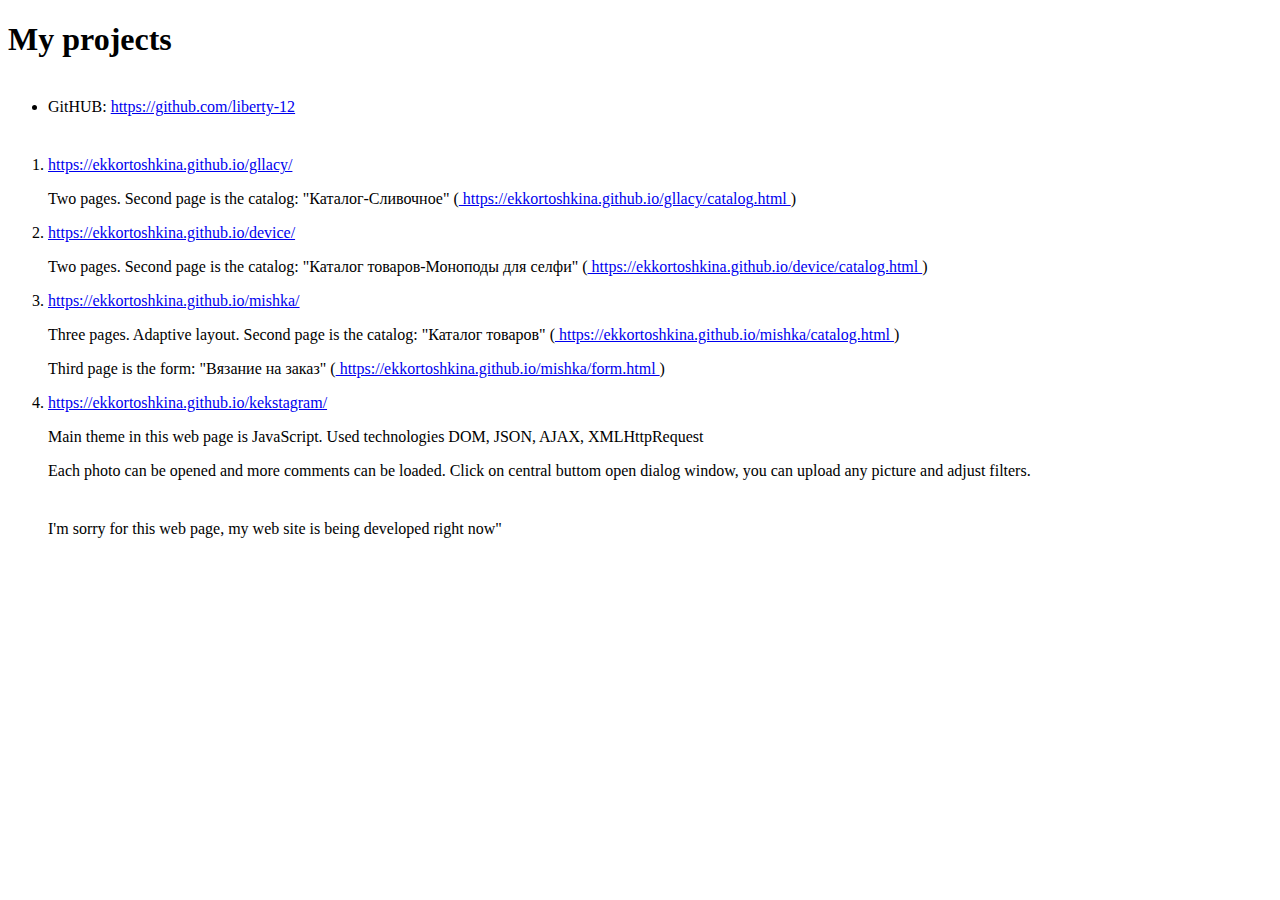
<file: index.html>
<!DOCTYPE html>
<html lang="en">
<head>
  <meta charset="UTF-8">
  <meta name="viewport" content="width=device-width, initial-scale=1.0">
  <meta http-equiv="X-UA-Compatible" content="ie=edge">
  <title>Main page</title>
</head>
<body>
  <h1>My projects</h1>
  <ul style="margin-top:40px; margin-bottom:40px;">
    <li>
      GitHUB: <a href="https://github.com/liberty-12">https://github.com/liberty-12</a>
    </li>
  </ul>
  <ol style="margin-bottom:40px;">
    <li>
      <a href="https://ekkortoshkina.github.io/gllacy/">
        https://ekkortoshkina.github.io/gllacy/
      </a>
      <p>Two pages. Second page is the catalog: "Каталог-Сливочное" 
        (<a href="https://ekkortoshkina.github.io/gllacy/catalog.html">
          https://ekkortoshkina.github.io/gllacy/catalog.html
        </a>)
      <p>
    </li>
    <li>
      <a href="https://ekkortoshkina.github.io/device/">
        https://ekkortoshkina.github.io/device/
      </a>
      <p>Two pages. Second page is the catalog: "Каталог товаров-Моноподы для селфи" 
        (<a href="https://ekkortoshkina.github.io/device/catalog.html">
          https://ekkortoshkina.github.io/device/catalog.html
        </a>)
      <p>
    </li>
    <li>
      <a href="https://ekkortoshkina.github.io/mishka/">
        https://ekkortoshkina.github.io/mishka/
      </a>
      <p>Three pages. Adaptive layout. Second page is the catalog: "Каталог товаров" 
        (<a href="https://ekkortoshkina.github.io/mishka/catalog.html">
          https://ekkortoshkina.github.io/mishka/catalog.html
        </a>)
      <p>
      <p>Third page is the form: "Вязание на заказ" 
        (<a href="https://ekkortoshkina.github.io/mishka/form.html">
          https://ekkortoshkina.github.io/mishka/form.html
        </a>)
      <p>
    </li>
    <li>
      <a href="https://ekkortoshkina.github.io/kekstagram/">
        https://ekkortoshkina.github.io/kekstagram/
      </a>
      <p>
        Main theme in this web page is JavaScript. Used technologies DOM, JSON, AJAX, XMLHttpRequest
      </p>
      <p>
        Each photo can be opened and more comments can be loaded.
        Click on central buttom open dialog window, you can upload any picture and adjust filters.
      </p>
    </li>
  </ol>
  <section style="margin-left:40px;">
    <p>
      I'm sorry for this web page, my web site is being developed right now"
    </p>
  </section>
</body>
</html>
</file>
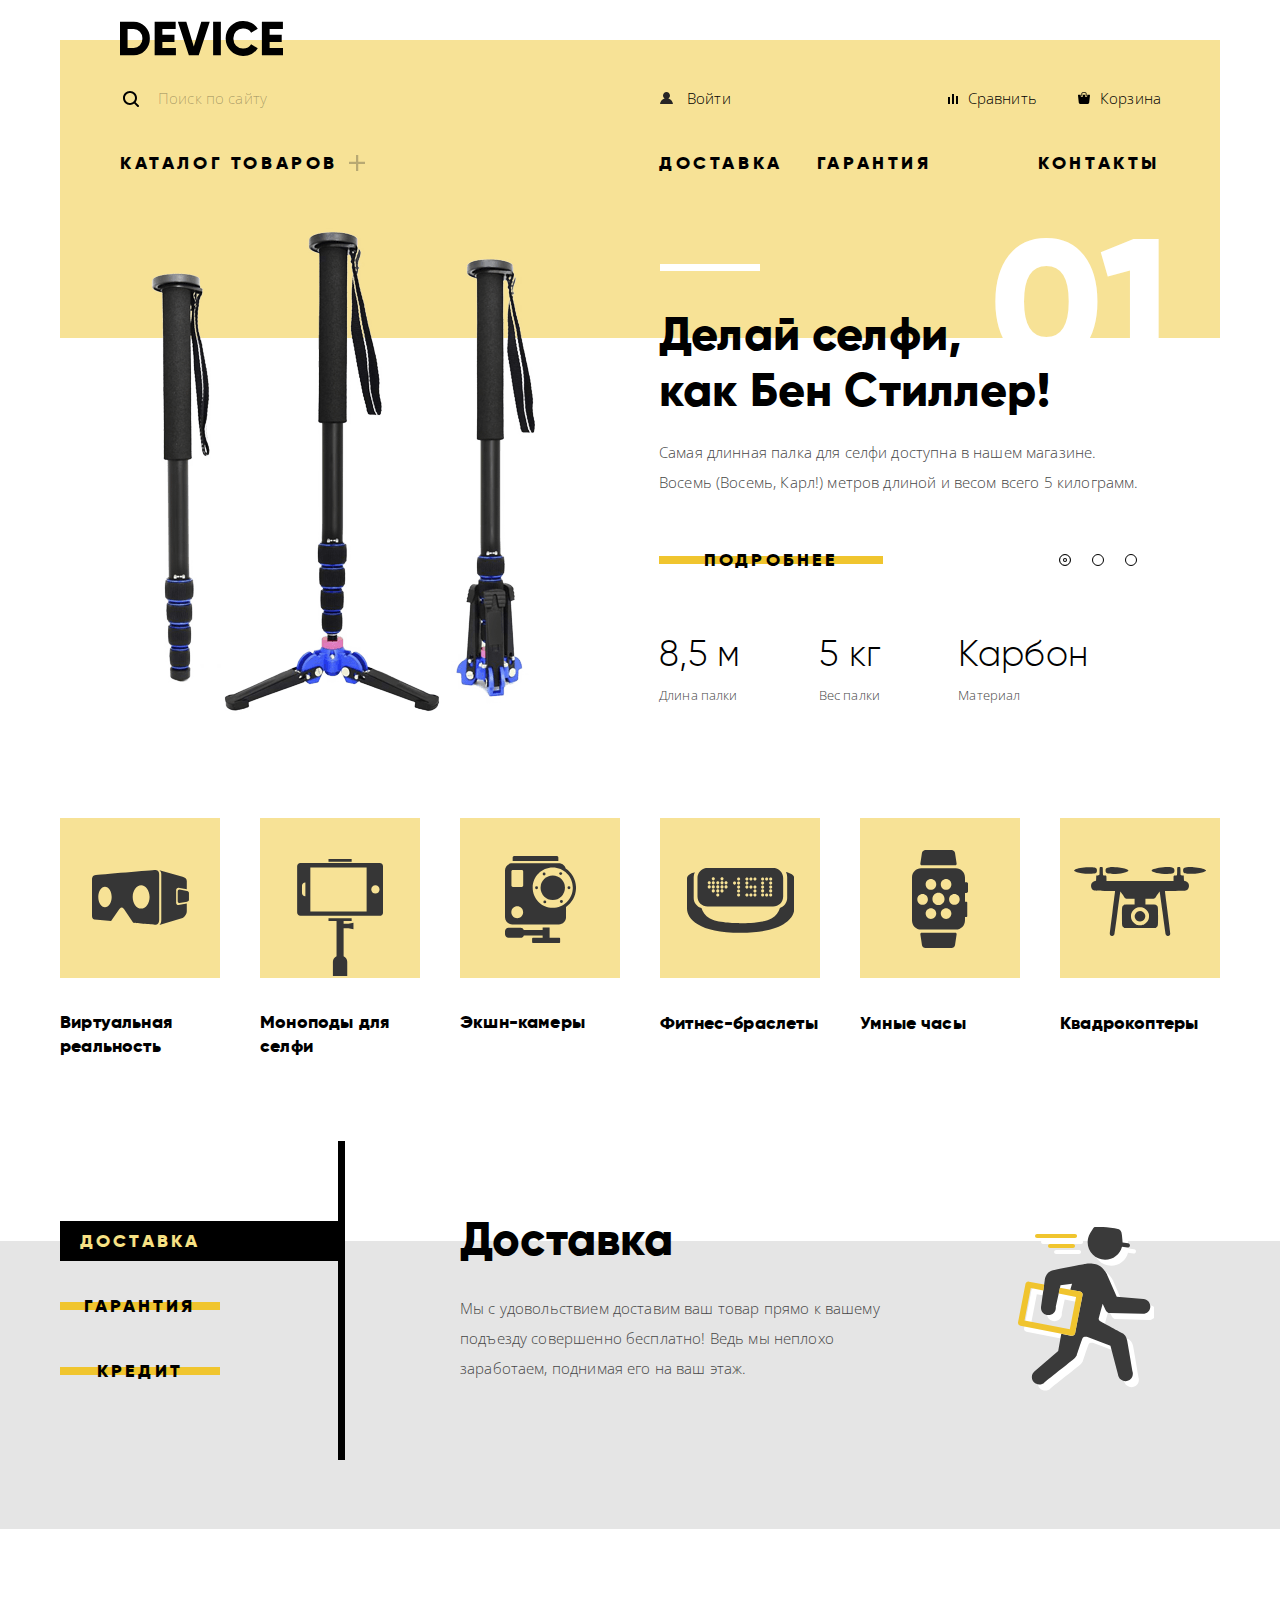
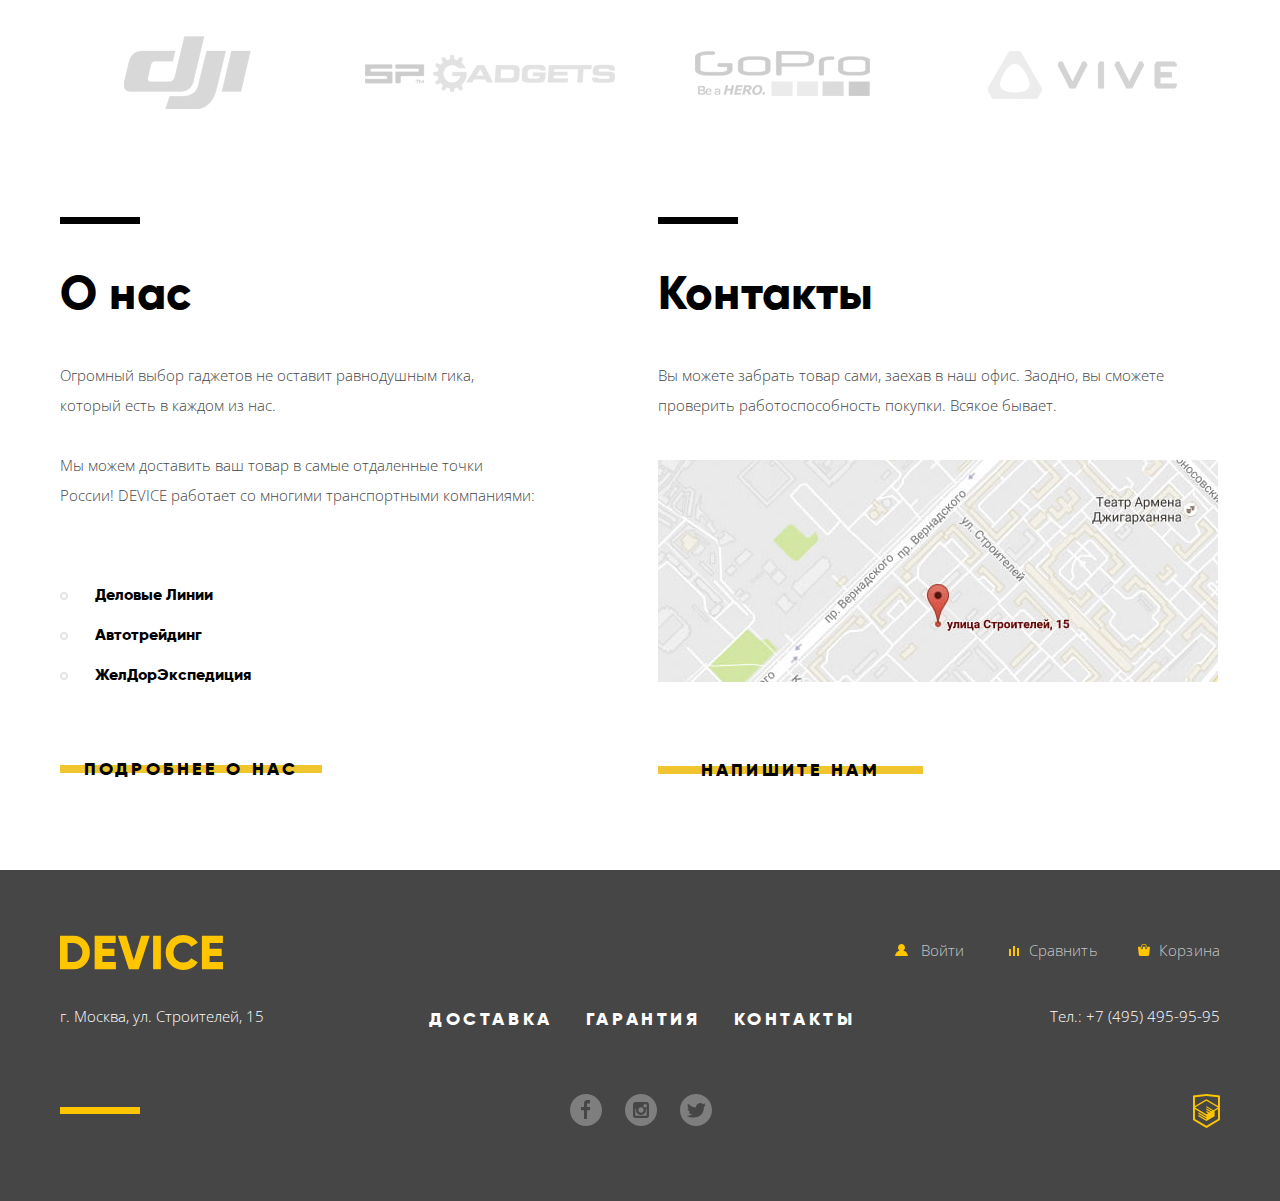
<file: device/index.html>
<!DOCTYPE html>
<html lang="ru">

<head>
  <meta charset="utf-8">
  <title>Девайс</title>
  <link href="css/normalize.css" rel="stylesheet" />
  <link href="https://fonts.googleapis.com/css?family=Open+Sans:300,400&amp;subset=cyrillic" rel="stylesheet">
  <link href="css/min.style.css" rel="stylesheet" />
</head>

<body class="index-page">
  <div class="main-container">
    <header class="main-header">
      <a class="logo-link">
        <img class="main-logo" src="img/logo.svg" width="163" height="35" alt="Логотип Device" />
      </a>
      <ul class="user-navigation">
        <li class="user-navigation-item">
          <form class="search-form" method="post" action="https://echo.htmlacademy.ru">
            <input class="search-form-input" type="search" name="search" placeholder="Поиск по сайту" />
            <button type="submit" class="search-form-button">Найти</button>
          </form>
        </li>
        <li class="user-navigation-item">
          <a class="user-navigation-link login-link profile-link" href="#">
            Войти
          </a>
        </li>
        <li class="user-navigation-item">
          <a class="user-navigation-link compare-link" href="#">
            Сравнить
          </a>
        </li>
        <li class="user-navigation-item">
          <a class="user-navigation-link cart-link" href="#">
            Корзина
          </a>
        </li>
      </ul>
      <nav class="main-nav">
        <ul class="nav-list">
          <li class="nav-item">
            <a class="nav-link nav-catalog" href="#">Каталог товаров</a>
            <ul class="nav-catalog-list">
              <li class="nav-catalog-item">
                <a class="nav-catalog-link" href="#">Виртуальная реальность</a>
              </li>
              <li class="nav-catalog-item">
                <a class="nav-catalog-link" href="catalog.html">Моноподы для селфи</a>
              </li>
              <li class="nav-catalog-item">
                <a class="nav-catalog-link" href="#">Экшн-камеры</a>
              </li>
              <li class="nav-catalog-item">
                <a class="nav-catalog-link" href="#">Фитнес-браслеты</a>
              </li>
              <li class="nav-catalog-item">
                <a class="nav-catalog-link" href="#">Умные часы</a>
              </li>
              <li class="nav-catalog-item">
                <a class="nav-catalog-link" href="#">Квадрокоптеры</a>
              </li>
            </ul>
          </li>
          <li class="nav-item"><a class="nav-link delivery-link" href="#">Доставка</a></li>
          <li class="nav-item"><a class="nav-link guarantee-link" href="#">Гарантия</a></li>
          <li class="nav-item"><a class="nav-link contacts-link" href="#">Контакты</a></li>
        </ul>
      </nav>
    </header>
  </div>
  <main class="main">
    <div class="main-container">
      <h1 class="visually-hidden">Главная страница</h1>
      <div class="slider-wrapper">
        <section class="slider">
          <h2 class="visually-hidden">Слайдер</h2>
          <input class="visually-hidden" type="radio" id="product-1" name="toggle" checked>
          <input class="visually-hidden" type="radio" id="product-2" name="toggle">
          <input class="visually-hidden" type="radio" id="product-3" name="toggle">
          <div class="slider-controls">
            <label class="slider-controls-item slider-controls-item--1" for="product-1" tabindex="0">Первый</label>
            <label class="slider-controls-item slider-controls-item--2" for="product-2" tabindex="0">Второй</label>
            <label class="slider-controls-item slider-controls-item--3" for="product-3" tabindex="0">Третий</label>
          </div>
          <ul class="slider-list">
            <li class="slider-item slide1" id="slide1">
              <div class="slider-img-wrapper">
                <img class="slider-img" src="img/slider-1.png" width="384" height="486" alt="Палка для селфи" />
              </div>
              <div class="slider-description">
                <h2>Делай селфи,<br />как Бен Стиллер!</h2>
                <p>
                  Самая длинная палка для селфи доступна в нашем магазине.<br />
                  Восемь (Восемь, Карл!) метров длиной и весом всего 5 килограмм.
                </p>
                <a class="button slider-button" href="#">Подробнее</a>
                <dl class="terms-list">
                  <div class="term-item">
                    <dt class="term">8,5 м</dt>
                    <dd class="term-description">Длина палки</dd>
                  </div>
                  <div class="term-item">
                    <dt class="term">5 кг</dt>
                    <dd class="term-description">Вес палки</dd>
                  </div>
                  <div class="term-item">
                    <dt class="term">Карбон</dt>
                    <dd class="term-description">Материал</dd>
                  </div>
                </dl>
              </div>
            </li>
            <li class="slider-item slide2" id="slide2">
              <div class="slider-img-wrapper">
                <img class="slider-img" src="img/slider-2.png" width="345" height="485" alt="Фитнес-браслет" />
              </div>
              <div class="slider-description">
                <h2>Худеем<br />правильно!</h2>
                <p>
                  Мотивирующие фитнес-браслеты помогут найти в себе силы
                  не пропускать занятия и соблюдать диету.
                </p>
                <a class="button slider-button" href="#">Подробнее</a>
                <dl class="terms-list">
                  <div class="term-item">
                    <dt class="term">48 часов</dt>
                    <dd class="term-description">Без подзарядки</dd>
                  </div>
                </dl>
              </div>
            </li>
            <li class="slider-item slide3" id="slide3">
              <div class="slider-img-wrapper">
                <img class="slider-img" src="img/slider-3.png" width="526" height="334" alt="Квадрокоптер" />
              </div>
              <div class="slider-description">
                <h2>Порхает как бабочка,<br />жалит как пчела!</h2>
                <p>
                  Этот обычный, на первый взгляд, квадрокоптер оснащен
                  мощным лазером, замаскированным под стандартную камеру.
                </p>
                <a class="button slider-button" href="#">Подробнее</a>
                <dl class="terms-list">
                  <div class="term-item">
                    <dt class="term">800 м</dt>
                    <dd class="term-description">Дальность полета</dd>
                  </div>
                  <div class="term-item">
                    <dt class="term">50 м</dt>
                    <dd class="term-description">Радиус поражения</dd>
                  </div>
                </dl>
              </div>
            </li>
          </ul>
        </section>
      </div>
      <section class="popular">
        <h2 class="visually-hidden">Популярные товары</h2>
        <ul class="popular-list">
          <li class="popular-item">
            <a class="popular-link" href="#">
              <img class="popular-icon" src="img/popular-1.svg" width="97" height="55" alt="Виртуальная реальность">
              <span>Виртуальная реальность</span>
            </a>
          </li>
          <li class="popular-item">
            <a class="popular-link" href="#">
              <img class="popular-icon" src="img/popular-2.svg" width="86" height="117" alt="Моноподы для селфи">
              <span>Моноподы для селфи</span>
            </a>
          </li>
          <li class="popular-item">
            <a class="popular-link" href="#">
              <img class="popular-icon" src="img/popular-3.svg" width="71" height="87" alt="Экшн-камеры">
              <span>Экшн-камеры</span>
            </a>
          </li>
          <li class="popular-item">
            <a class="popular-link" href="#">
              <img class="popular-icon" src="img/popular-4.svg" width="107" height="65" alt="Фитнес-браслеты">
              <span>Фитнес-браслеты</span>
            </a>
          </li>
          <li class="popular-item">
            <a class="popular-link" href="#">
              <img class="popular-icon" src="img/popular-5.svg" width="56" height="98" alt="Умные часы">
              <span>Умные часы</span>
            </a>
          </li>
          <li class="popular-item">
            <a class="popular-link" href="#">
              <img class="popular-icon" src="img/popular-6.svg" width="132" height="69" alt="Квадрокоптеры">
              <span>Квадрокоптеры</span>
            </a>
          </li>
        </ul>
      </section>
    </div>
    <div class="services-wrapper">
      <div class="main-container">
          <h2 class="visually-hidden">Сервисы</h2>
            <ul class="service-list">
              <li class="service-item current-service-item"><a href="#" class="button service-item-link" id="delivery">Доставка</a></li>
              <li class="service-item"><a href="#" class="button service-item-link" id="warranty">Гарантия</a></li>
              <li class="service-item"><a href="#" class="button service-item-link" id="credit">Кредит</a></li>
            </ul>
            <ul class="service-description-list">
              <li class="service-description-item delivery service-description-show">
                <h2>Доставка</h2>
                <p>Мы с удовольствием доставим ваш товар прямо
                  к вашему подъезду совершенно бесплатно!
                  Ведь мы неплохо заработаем,
                  поднимая его на ваш этаж.</p>
              </li>
              <li class="service-description-item warranty">
                <h2>Гарантия</h2>
                <p>Если из-за возгорания купленного у нас товара
                  у вас сгорит дом — не переживайте, мы выдадим вам новый.
                  Товар, не дом, конечно же.</p>
              </li>
              <li class="service-description-item credit">
                <h2>Кредит</h2>
                <p>Залезть в долговую яму стало проще!
                  Кредитные консультанты подберут для вас наиболее выгодные
                  условия кредита. Выгодные для нашего банка, разумеется.</p>
              </li>
            </ul>
      </div>
    </div>

    <div class="main-container">

      <section class="logotypes">
        <h2 class="visually-hidden">Логотипы</h2>
        <ul class="logotype-list">
          <li class="logotype-item">
            <a href="#" class="logotype-item-link">
              <img src="img/logo-1-grey.png" width="260" height="100" alt="Логотип DJI">
              <img src="img/logo-1.png" width="260" height="100" alt="Логотип DJI">
            </a>
          </li>
          <li class="logotype-item">
            <a href="#" class="logotype-item-link">
              <img src="img/logo-2-grey.png" width="260" height="100" alt="Логотип SPGadgets">
              <img src="img/logo-2.png" width="260" height="100" alt="Логотип SPGadgets">
            </a>
          </li>
          <li class="logotype-item">
            <a href="#" class="logotype-item-link">
              <img src="img/logo-3-grey.png" width="260" height="100" alt="Логотип GoPro">
              <img src="img/logo-3.png" width="260" height="100" alt="Логотип GoPro">
            </a>
          </li>
          <li class="logotype-item">
            <a href="#" class="logotype-item-link">
              <img src="img/logo-4-grey.png" width="260" height="100" alt="Логотип VIVE">
              <img src="img/logo-4.png" width="260" height="100" alt="Логотип VIVE">
            </a>
          </li>
        </ul>
      </section>
      <div class="container">
        <section class="info">
          <h2>О нас</h2>
          <p>Огромный выбор гаджетов не оставит равнодушным гика,
            который есть в каждом из нас.</p>
          <p>Мы можем доставить ваш товар в самые отдаленные точки России!
            DEVICE работает со многими транспортными компаниями:</p>
          <ul class="info-list">
            <li class="info-item">Деловые Линии</li>
            <li class="info-item">Автотрейдинг</li>
            <li class="info-item">ЖелДорЭкспедиция</li>
          </ul>
          <a class="button info-button" href="#">Подробнее о нас</a>
        </section>
        <section class="contacts">
          <h2>Контакты</h2>
          <p>
            Вы можете забрать товар сами, заехав в наш офис.
            Заодно, вы сможете проверить работоспособность покупки.
            Всякое бывает.
          </p>
          <a href="map.html" class="map"><img src="img/map.jpg" width="560" height="222" alt="Карта" /></a>
          <a class="button contacts-button" href="form.html">Напишите нам</a>
        </section>
      </div>

    </div>
  </main>

  <footer class="main-footer">
    <div class="main-container">
      <div class="footer-block">
        <div class="logo-link-wrapper">
          <a class="logo-link">
            <svg class="main-logo" xmlns="http://www.w3.org/2000/svg" width="163" height="35" viewBox="0 0 163 35">
              <defs>
                <style>
                  .cls-1{fill-rule:evenodd}
                        </style>
              </defs>
              <path id="_-e-logo" d="M-.151.702v33.6h13.532a15.72 15.72 0 0 0 11.72-4.824 16.458 16.458 0 0 0 4.712-11.976 16.458 16.458 0 0 0-4.712-11.976A15.723 15.723 0 0 0 13.381.702H-.151zM7.582 26.91V8.091h5.8a8.646 8.646 0 0 1 6.5 2.568 9.407 9.407 0 0 1 2.489 6.84 9.406 9.406 0 0 1-2.489 6.84 8.642 8.642 0 0 1-6.5 2.568h-5.8zm34.8-5.952h12.082v-7.3H42.378V8.091h13.291V.702H34.645v33.6H55.91V26.91H42.378v-5.952zm36.343 13.344L89.744.702h-8.458l-7.491 24.72L66.304.702h-8.457l11.019 33.6h9.859zm14.4 0h7.733V.702h-7.733v33.6zm38.615-1.416a15.506 15.506 0 0 0 6.041-5.688l-6.67-3.84a7.482 7.482 0 0 1-3.165 3.024 9.87 9.87 0 0 1-4.664 1.1 9.595 9.595 0 0 1-7.177-2.736 9.909 9.909 0 0 1-2.682-7.248 9.909 9.909 0 0 1 2.682-7.248 9.595 9.595 0 0 1 7.177-2.736 9.897 9.897 0 0 1 4.639 1.08 7.592 7.592 0 0 1 3.19 3.048l6.67-3.84a15.873 15.873 0 0 0-6.09-5.688 17.42 17.42 0 0 0-8.409-2.088c-9.779-.272-17.797 7.691-17.591 17.472-.208 9.781 7.809 17.747 17.588 17.476a17.52 17.52 0 0 0 8.458-2.088zm17.881-11.928h12.082v-7.3h-12.085V8.091h13.29V.702h-21.023v33.6h21.265V26.91h-13.532v-5.952z"
                  class="cls-1" data-name="-e-logo" />
            </svg>
          </a>
        </div>
        <ul class="user-navigation">
          <li class="user-navigation-item">
            <a class="user-navigation-link login-link  profile-link" href="#">
              <svg class="user-navigation-icon user-icon" xmlns="http://www.w3.org/2000/svg" xmlns:xlink="http://www.w3.org/1999/xlink" x="0px" y="0px" width="13px" height="12px" viewBox="0 0 13 12" enable-background="new 0 0 13 12" xml:space="preserve">
                <path d="M0.032,12h12.937c-0.163-2.643-2.074-4.837-4.671-5.543C9.306,5.846,9.985,4.75,9.985,3.485
                    C9.985,1.561,8.425,0,6.5,0S3.015,1.561,3.015,3.485c0,1.264,0.68,2.361,1.688,2.972C2.106,7.163,0.194,9.357,0.032,12z" />
              </svg>
              Войти
            </a>
          </li>
          <li class="user-navigation-item">
            <a class="user-navigation-link compare-link" href="#">
              <svg class="user-navigation-icon compare-icon" xmlns="http://www.w3.org/2000/svg" xmlns:xlink="http://www.w3.org/1999/xlink" x="0px" y="0px" width="10px" height="10px" viewBox="0 0 10 10" enable-background="new 0 0 10 10" xml:space="preserve">
                <rect x="8" y="2" width="1.984" height="8" />
                <rect y="3" width="1.984" height="7" />
                <rect x="4" width="2" height="10" />
              </svg>
              Сравнить
            </a>
          </li>
          <li class="user-navigation-item">
            <a class="user-navigation-link cart-link" href="#">
              <svg class="user-navigation-icon cart-icon" xmlns="http://www.w3.org/2000/svg" xmlns:xlink="http://www.w3.org/1999/xlink" x="0px" y="0px" width="12px" height="12px" viewBox="0 0 12 12" enable-background="new 0 0 12 12" xml:space="preserve">
                <g>
                  <path d="M11.864,3.017c-0.082-0.098-0.203-0.154-0.327-0.154H9.225V4.09c0,0.563-0.484,1.022-1.08,1.022
                      c-0.594,0-1.078-0.458-1.078-1.022V2.863H4.909V4.09c0,0.563-0.485,1.022-1.08,1.022c-0.595,0-1.078-0.458-1.078-1.022V2.863H0.438
                      c-0.125,0-0.243,0.056-0.327,0.154C0.028,3.115-0.012,3.245,0.003,3.375l0.776,7.134c0.015,0.806,0.642,1.455,1.411,1.455h7.595
                      c0.77,0,1.396-0.649,1.411-1.455l0.776-7.134C11.987,3.245,11.946,3.115,11.864,3.017z" />
                  <path d="M3.829,4.499c0.239,0,0.433-0.184,0.433-0.409V1.84c0-0.632,0.672-1.022,1.295-1.022h1.079
                      c0.655,0,1.078,0.401,1.078,1.022v2.25c0,0.225,0.194,0.409,0.431,0.409c0.239,0,0.433-0.184,0.433-0.409V1.84
                      C8.577,0.773,7.761,0,6.636,0H5.557C4.367,0,3.398,0.826,3.398,1.84v2.25C3.398,4.315,3.592,4.499,3.829,4.499z" />
                </g>
              </svg>
              Корзина
            </a>
          </li>
        </ul>
      </div>
      <div class="footer-block">
        <div class="address-wrapper">
          <p class="address">г. Москва, ул. Строителей, 15</p>
        </div>
        <ul class="footer-nav-list">
          <li class="nav-item"><a class="nav-link footer-nav-link delivery-link" href="#">Доставка</a></li>
          <li class="nav-item"><a class="nav-link footer-nav-link guarantee-link" href="#">Гарантия</a></li>
          <li class="nav-item"><a class="nav-link footer-nav-link contacts-link" href="#">Контакты</a></li>
        </ul>
        <div class="phone-number-wrapper">
          <p class="phone-number">Тел.: <a class="phone-number-link" href="tel:+74954959595">+7 (495) 495-95-95</a></p>
        </div>
      </div>
      <div class="footer-block">
        <section class="footer-social">
          <h2 class="visually-hidden">Социальные сети</h2>
          <ul class="footer-social-list">
            <li class="footer-social-item">
              <a class="footer-social-link facebook" title="Фейсбук" href="https://www.facebook.com/" aria-label="Ссылка на фейсбук">
              </a>
            </li>
            <li class="footer-social-item">
              <a class="footer-social-link instagram" title="Инстаграм" href="https://www.instagram.com" aria-label="Ссылка на инстаграм">
              </a>
            </li>
            <li class="footer-social-item">
              <a class="footer-social-link twitter" title="Твиттер" href="https://twitter.com/" aria-label="Ссылка на твиттер">
              </a>
            </li>
          </ul>
        </section>
        <div class="academy-wrapper">
          <a class="academy-link" href="https://htmlacademy.ru/intensive/htmlcss" aria-label="HTML Academy">
            <svg class="academy-logo-icon" version="1.1" xmlns="http://www.w3.org/2000/svg" xmlns:xlink="http://www.w3.org/1999/xlink" x="0px" y="0px" width="26.943px" height="34.09px" viewBox="0 0 26.943 34.09" enable-background="new 0 0 26.943 34.09"
                xml:space="preserve">
              <path d="M13.62,0.017L13.472,0L0,1.412v24.661l13.473,8.017l13.43-7.99l0.042-0.025V1.412L13.62,0.017z M25.019,12.127L13.495,5.334 L13.494,5.23l-0.087,0.05l-0.088-0.056v0.109L1.925,12.118V3.147l11.548-1.212l11.547,1.212V12.127z M13.405,6.787L24.923,13.5 l-4.479,2.64l-7.093-4.221l-0.014,1.415l5.904,3.513l-0.86,0.507l-5.03-2.992l-0.014,1.415l3.827,2.275l-0.782,0.523l-3.031-1.787 l-0.014,1.413l1.853,1.091l-1.8,1.081L2.034,13.622L13.405,6.787z M1.925,15.127l11.411,6.791l0.016,1.044L5.41,18.234L5.395,19.65 l7.979,4.795l0.018,1.076l-7.973-4.74l-0.013,1.414l8.021,4.822l0.046,0.025l8.143-4.872l-0.011-5.177l3.415-2.036v10.021 L13.472,31.85L1.925,24.979V15.127z" />
            </svg>
          </a>
        </div>
      </div>
    </div>
  </footer>



  <section class="map-popup hidden">
    <h2 class="visually-hidden">Карта</h2>
    <iframe class="map-iframe" src="https://www.google.com/maps/embed?pb=!1m18!1m12!1m3!1d2249.1125488779985!2d37.527429315579646!3d55.6870309805358!2m3!1f0!2f0!3f0!3m2!1i1024!2i768!4f13.1!3m3!1m2!1s0x46b54cf65f5c8955%3A0x694710ccd55501e!2z0YPQuy4g0KHRgtGA0L7QuNGC0LXQu9C10LksIDE1LCDQnNC-0YHQutCy0LAsIDExOTMxMQ!5e0!3m2!1sru!2sru!4v1548171893150"
        width="560" height="222" allowfullscreen></iframe>
    <button class="close-button" type="button" aria-label="Закрыть карту"></button>
  </section>

  <section class="contact-popup hidden">
    <h2 class="visually-hidden">Форма для связи</h2>
    <form class="contact-popup-form" method="post" action="https://echo.htmlacademy.ru">
      <button class="close-button" type="button" aria-label="Закрыть форму"></button>

      <div class="contact-popup-container">
        <p class="contact-popup-input">
          <label for="name">Ваше имя:</label>
          <input type="text" name="name" id="name" placeholder="Имя Фамилия" />
        </p>

        <p class="contact-popup-input">
          <label for="email">Ваше e-mail:</label>
          <input type="email" name="email" id="email" placeholder="email@example.com" />
        </p>
      </div>

      <label for="text">Текст письма:</label>
      <textarea name="text" id="text" placeholder="В свободной форме"></textarea>

      <button class="button popup-button" type="submit">Отправить</button>
    </form>
  </section>

  <script src="js/min.script.js"></script>
</body>

</html>
</file>
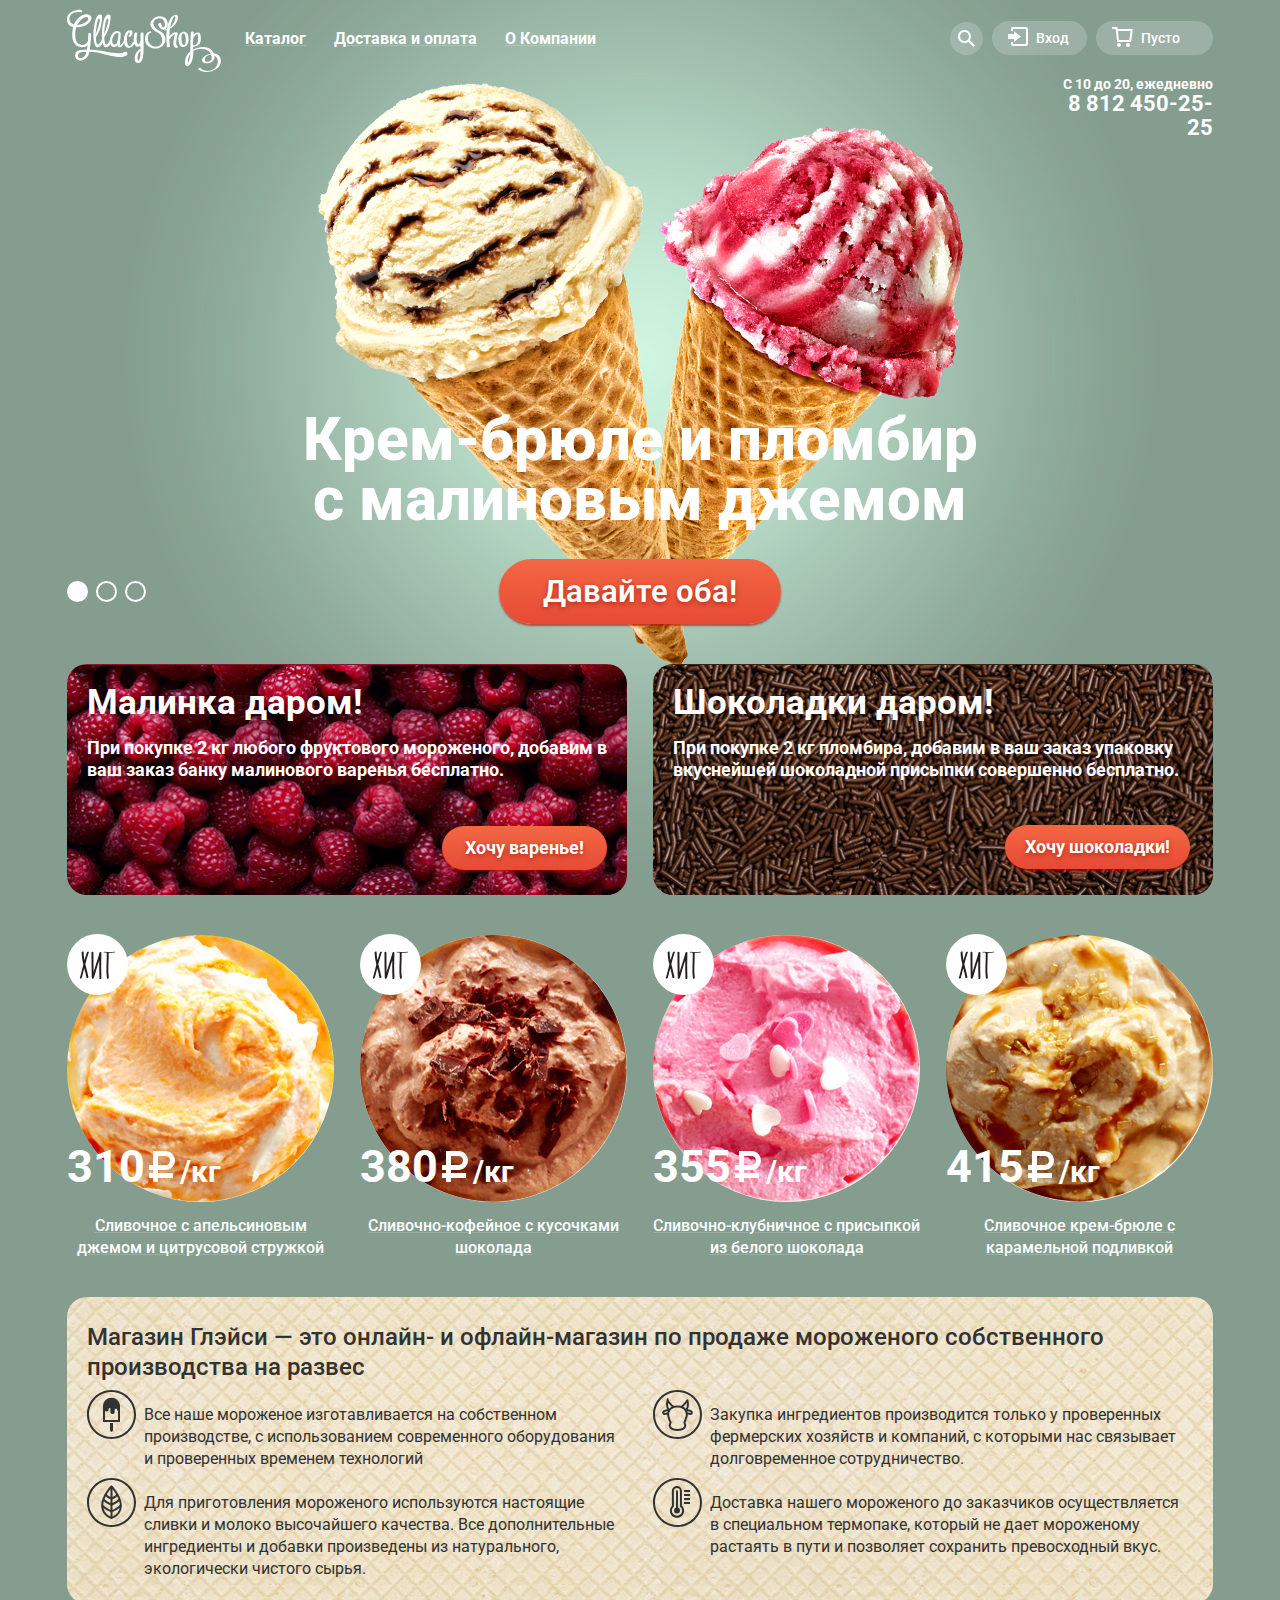
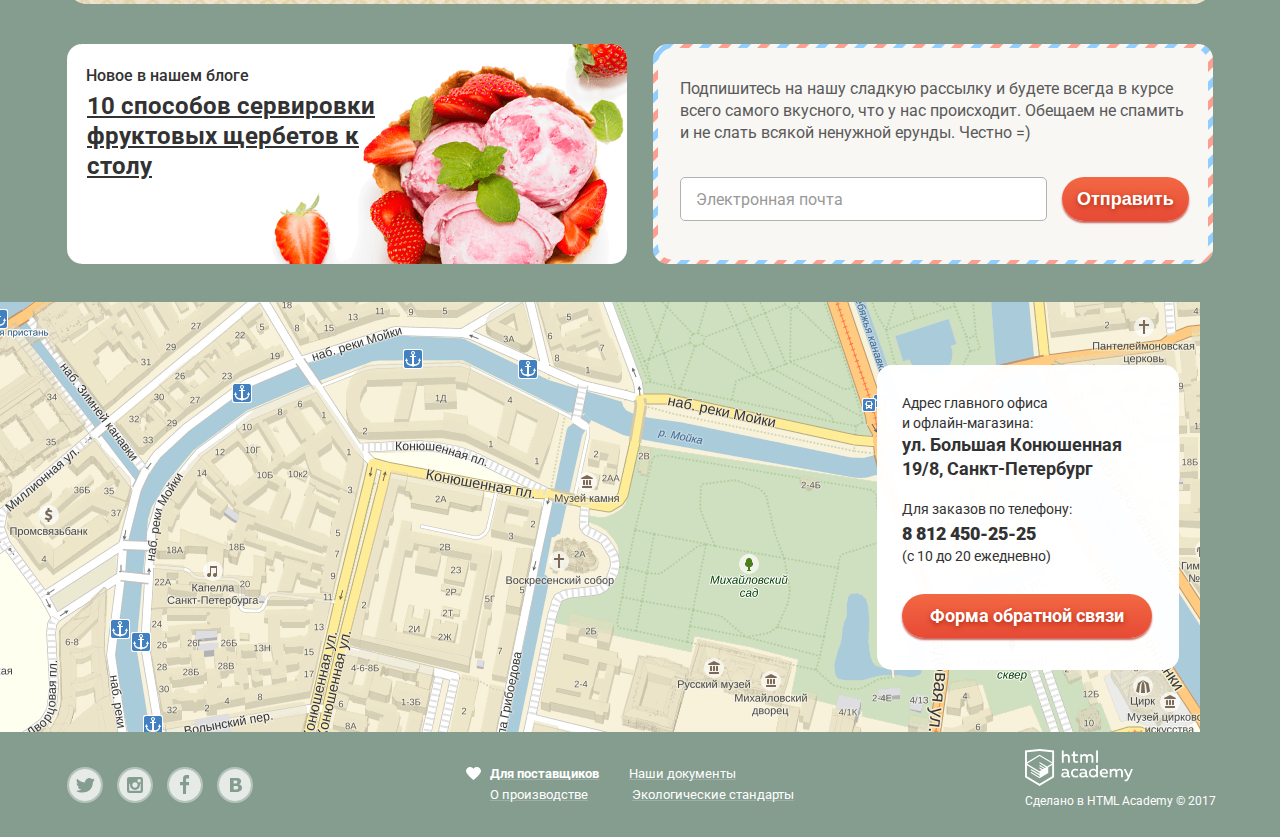
<file: gllacy/index.html>
<!DOCTYPE html>
<html lang="ru">
	<head>
		<meta charset="utf-8">
		<title>Глейси</title>
		<link href="https://fonts.googleapis.com/css?family=Roboto:300,400,500,700,900&amp;subset=cyrillic" rel="stylesheet"> 
		<link href="css/style.min.css" rel="stylesheet">
	</head>
	<body>
		<input class="visually-hidden prod-1" type="radio" id="product-1" name="toggle" checked>
		<input class="visually-hidden prod-2" type="radio" id="product-2" name="toggle">
		<input class="visually-hidden prod-3" type="radio" id="product-3" name="toggle">
		<div class="wrapper index-page">
			<div class="site-wrapper">
				<div class="container">
					<header class="main-header">
						<nav class="main-navigation">
							<a class="main-header-logo">
								<img src="img/logo.svg" width="154" height="64" alt="Логотип магазина 'Gllacy'">	
							</a>
							<ul class="site-navigation">
								<li>
									<a href="#">Каталог</a>
									<ul class="submenu">
										<li><a href="#">Новинки</a></li>
										<li><a  href="catalog.html">Сливочное</a></li>
										<li><a href="#">Щербеты</a></li>
										<li><a href="#">Фруктовый лед</a></li>
										<li><a href="#">Мелорин</a></li>
									 </ul>
								</li>
								<li><a href="#">Доставка и оплата</a></li>
								<li><a href="#">О Компании</a></li>
							</ul>
							<div class="user-navigation">
							<div class="search">
								<a class="search-link" title="Поиск" href="#"></a>

								<form class="search-form" method="post" action="#">
									<input type="search" name="search" placeholder="Что ищем?">
								</form>

							</div>
							<div class="enter">
								<a class="enter-link" title="Вход" href="#">Вход</a>

								<form class="enter-form" method="post" action="#">
									<input type="email" name="enter-email" placeholder="Электронная почта">
									<input type="password" name="password" placeholder="Пароль">
									<div class="enter-wrapper">
									<button class="enter-button button-class" type="submit">Войти</button>
									<div class="enter-links">
										<a href="#">Забыли пароль?</a>
										<a href="#">Новая регистрация</a>
									</div>
								</div>
								</form>
							</div>
							<div class="shopping-cart">
								<a class="shopping-cart-link" title="Корзина" href="#">Пусто</a>
							</div>
							</div>
						</nav>

						<div class="timetable">
							<p >С 10 до 20, ежедневно</p>
							<p><a href="tel:+78124502525"><b>8 812 450-25-25</b></a></p>
							
						</div>
					</header>

					<main class="main-container">
						<section class="slider">
							<div class="slider-controls">
								<label for="product-1">Первый</label>
								<label for="product-2">Второй</label>
								<label for="product-3">Третий</label>
							</div>
							<ul class="slider-list">
								<li class="slider-item slide slide1" id="slide1">
									<h3 class="slide-title">
										Крем-брюле и пломбир с малиновым джемом
									</h3>
									<a class="button slide-button" href="#">Давайте оба!</a>
								</li>
								<li class="slider-item slide slide2" id="slide2">
									<h3 class="slide-title">
										Шоколадный пломбир и лимонный сорбет
									</h3>
									<a class="button slide-button" href="#">Давайте оба!</a>
								</li>
								<li class="slider-item slide slide3" id="slide3">
									<h3 class="slide-title">
									  Пломбир с помадкой и клубничный щербет
									</h3>
									<a class="button slide-button" href="#">Давайте оба!</a>
								</li>
							</ul>
						</section>

						<section class="present">
							<h1 class="visually-hidden">Подарки</h1>
							<ul class="present-items">
								<li>
									<h2>Малинка даром!</h2>
									<p>При покупке 2 кг любого фруктового мороженого, добавим в ваш заказ банку малинового варенья бесплатно.</p>
									<div class="present-link-wrapper">
										<a class="button raspberry" href="#">Хочу варенье!</a>
									</div>
								</li>
								<li>
									<h2>Шоколадки даром!</h2>
									<p>При покупке 2 кг пломбира, добавим в ваш заказ упаковку вкуснейшей шоколадной присыпки совершенно бесплатно.</p>
									<div class="present-link-wrapper">
										<a class="button chocolate" href="#">Хочу шоколадки!</a>
									</div>
								</li>
							</ul>
						</section>

						<section class="hits">
							<h1 class="visually-hidden">Хиты</h1>
							<ul class="hits-list">
								<li class="hits-list-item">
									<div class="catalog-item-block">
										<a class="hits-item" href="#">
											<img src="img/icecream-hit-1.jpg" width="267" height="267" alt="Хит-мороженое: сливочное с апельчиновым джемом и цитрусовой стружкой">
										</a>
										<p class="hits-price">310<span class="visually-hidden">рублей</span><span class="hits-weight">/кг</span></p>
										<a class="hits-description" href="#">Сливочное с апельсиновым джемом и цитрусовой стружкой</a>
										<a class="button catalog-button" href="#">Быстрый просмотр</a>
									</div>
								</li>
								<li class="hits-list-item">
									<div class="catalog-item-block">
										<a class="hits-item" href="#">
											<img src="img/icecream-hit-2.jpg" width="267" height="267" alt="Хит-мороженое: сливочно-кофейное с кусочками шоколада">
										</a>
										<p class="hits-price">380<span class="visually-hidden">рублей</span><span class="hits-weight">/кг</span></p>
										<a class="hits-description" href="#">Сливочно-кофейное с кусочками шоколада</a>
										<a class="button catalog-button" href="#">Быстрый просмотр</a>
									</div>
								</li>
								<li class="hits-list-item">
									<div class="catalog-item-block">
										<a class="hits-item" href="#">
											<img src="img/icecream-hit-3.jpg" width="267" height="267" alt="Хит-мороженое: сливочно-клубничное с присыпкой из белого шоколада">
										</a>
										<p class="hits-price">355<span class="visually-hidden">рублей</span><span class="hits-weight">/кг</span></p>
										<a class="hits-description" href="#">Сливочно-клубничное с присыпкой из белого шоколада</a>
										<a class="button catalog-button" href="#">Быстрый просмотр</a>
									</div>
								</li>
								<li class="hits-list-item">
									<div class="catalog-item-block">
										<a class="hits-item" href="#">
											<img src="img/icecream-hit-4.jpg" width="267" height="267" alt="Хит-мороженое: сливочное крем-брюле с карамельной подливкой">
										</a>
										<p class="hits-price">415<span class="visually-hidden">рублей</span><span class="hits-weight">/кг</span></p>
										<a class="hits-description" href="#">Сливочное крем-брюле с карамельной подливкой</a>
										<a class="button catalog-button" href="#">Быстрый просмотр</a>
									</div>
								</li>
							</ul>
						</section>

						<section class="shop-description">
							<h1 class="visually-hidden">Описание</h1>
							<b>Магазин Глэйси  &mdash; это онлайн- и офлайн-магазин по продаже мороженого собственного производства на развес</b>
							<div class="shop-description-wrapper">
								<p>Все наше мороженое изготавливается на собственном производстве, с использованием современного оборудования и проверенных временем технологий</p>
								<p>Для приготовления мороженого используются настоящие сливки и молоко высочайшего качества. Все дополнительные ингредиенты и добавки произведены из натурального, экологически чистого сырья.</p>
								<p>Закупка ингредиентов производится только у проверенных фермерских хозяйств и компаний, с которыми нас связывает долговременное сотрудничество.</p>
								<p>Доставка нашего мороженого до заказчиков осуществляется в специальном термопаке, который не дает мороженому растаять в пути и позволяет сохранить превосходный вкус.</p>
							</div>
						</section>

						<div class="block-wrapper">
							<article>
								<h1 class="visually-hidden">Новости</h1>
								<p>Новое в нашем блоге</p>
								<a href="#">10 способов сервировки фруктовых щербетов к столу</a>
							</article>

							<section class="email">
								<div class="email-wrapper">
									<h1 class="visually-hidden">Подписка</h1>
									<p>Подпишитесь на нашу сладкую рассылку и будете всегда в курсе всего самого вкусного, что у нас происходит. Обещаем не спамить и не слать всякой ненужной ерунды. Честно =)</p>
									<form class="email-form" method="post" action="#">
										<input type="email" name="subscribe-email" placeholder="Электронная почта">
										<button class="button-class" type="submit">Отправить</button>
									</form>
								</div>
							</section>
						</div>
					</main>
				</div>
			</div>				
			<div class="map-wrapper">
				<section class="map">
					<h1 class="visually-hidden">Карта</h1>
					<iframe src="https://www.google.com/maps/embed?pb=!1m18!1m12!1m3!1d1998.5991043651586!2d30.320894616097!3d59.938794181876254!2m3!1f0!2f0!3f0!3m2!1i1024!2i768!4f13.1!3m3!1m2!1s0x4696310fca5ba729%3A0xea9c53d4493c879f!2z0JHQvtC70YzRiNCw0Y8g0JrQvtC90Y7RiNC10L3QvdCw0Y8g0YPQuy4sIDE5LCDQodCw0L3QutGCLdCf0LXRgtC10YDQsdGD0YDQsywgMTkxMTg2!5e0!3m2!1sru!2sru!4v1510143118029" style="border:0" allowfullscreen></iframe>
				</section>		
				<section class="contacts">
					<h1 class="visually-hidden">Контакты</h1>
					<p>
						Адрес главного офиса<br>
						и офлайн-магазина:<br>
						<b>ул. Большая Конюшенная<br>
						19/8, Санкт-Петербург</b>
					</p>
					<p> Для заказов по телефону: <p>
					<p>
						<a href="tel:+78124502525"><b>8 812 450-25-25</b></a><br>
						(с 10 до 20 ежедневно)
					</p>
					<a class="button feedback-button">Форма обратной связи</a>
				</section>
			</div>

			<div class="site-wrapper">
				<footer class="main-footer">
					<div class="footer-social">
						<ul>
							<li>
								<a class="social" title="Твиттер" href="#">
									<svg xmlns="http://www.w3.org/2000/svg" width="32" height="32" viewBox="0 0 32 32"><path fill="#FFF" d="M16 0C7.164 0 0 7.164 0 16c0 8.837 7.164 16 16 16 8.837 0 16-7.163 16-16 0-8.836-7.163-16-16-16zm7.944 12.809c-.251 6.516-3.463 10.832-10.992 10.702h-.486c-.447 0-4.543-.443-5.344-1.823 2.479.19 4.247-.406 5.12-1.136-1.048-.289-2.923-.461-3.251-2.848.384.104.618.221 1.299.113-1.307-.824-2.758-1.519-2.679-3.643.311.317 1.164.518 1.46.457-.768-.233-2.149-3.244-.974-4.781 1.984 1.79 4.075 3.482 7.804 3.643.227-2.214 1.24-3.699 3.168-4.325 1.84-.479 3.255.26 3.901 1.138.737-.224 1.453-.466 2.193-.685-.004.833-.569 1.463-.935 1.709.747.165 1.423-.475 1.423-.475-.184.963-1.094 1.725-1.707 1.954z"/></svg>
								</a>
							</li>
							<li>
								<a class="social" title="Инстаграм" href="#">
									<svg xmlns="http://www.w3.org/2000/svg" width="32" height="32" viewBox="0 0 32 32"><path fill="#FFF" d="M20.916 16a4.938 4.938 0 1 1-9.877 0c0-.394.051-.773.138-1.14h-.897v6.838h11.396V14.86h-.897c.086.367.137.746.137 1.14z"/><path fill="#FFF" d="M15.978 18.659c1.466 0 2.659-1.193 2.659-2.659s-1.193-2.659-2.659-2.659c-1.466 0-2.659 1.193-2.659 2.659s1.192 2.659 2.659 2.659zM18.637 10.302h3.039v3.039h-3.039z"/><path fill="#FFF" d="M16 0C7.164 0 0 7.164 0 16c0 8.837 7.164 16 16 16 8.837 0 16-7.163 16-16 0-8.836-7.163-16-16-16zm7.955 21.698a2.285 2.285 0 0 1-2.279 2.279H10.279A2.285 2.285 0 0 1 8 21.698V10.302a2.286 2.286 0 0 1 2.279-2.279h11.396a2.286 2.286 0 0 1 2.279 2.279v11.396z"/></svg>
								</a>
							</li>
							<li>
								<a class="social" title="Фейсбук" href="#">
									<svg xmlns="http://www.w3.org/2000/svg" width="32" height="32" viewBox="0 0 32 32"><path fill="#FFF" d="M16 0C7.164 0 0 7.163 0 16s7.164 16 16 16c8.837 0 16-7.164 16-16S24.837 0 16 0zm4.062 9.455h-3.021v3.444h3.021v3.445h-3.021v8.61H14.02v-8.61H11v-3.445h3.021V9.455c0-1.902 1.353-3.445 3.021-3.445h3.021v3.445z"/></svg>
								</a>
							</li>
							<li>
								<a class="social" title="Вконтакте" href="#">
									<svg xmlns="http://www.w3.org/2000/svg" width="32" height="32" viewBox="0 0 32 32"><path fill="#FFF" d="M16.637 14.495c.402-.019.719-.082.951-.188.326-.145.54-.33.641-.559.101-.229.15-.496.15-.797 0-.232-.058-.465-.174-.697-.116-.232-.322-.405-.617-.517-.264-.1-.592-.155-.984-.165a76.242 76.242 0 0 0-1.652-.014h-.339v2.965h.565c.571 0 1.057-.009 1.459-.028zM18.118 17.084c-.282-.081-.672-.125-1.166-.132a127.97 127.97 0 0 0-1.55-.009h-.79v3.493h.264c1.014 0 1.74-.003 2.18-.009a3.2 3.2 0 0 0 1.212-.245c.377-.157.633-.364.774-.625s.214-.562.214-.9c0-.446-.088-.788-.261-1.03-.17-.241-.464-.423-.877-.543z"/><path fill="#FFF" d="M16 0C7.164 0 0 7.164 0 16c0 8.837 7.164 16 16 16 8.837 0 16-7.163 16-16 0-8.836-7.163-16-16-16zm6.602 20.531a3.73 3.73 0 0 1-1.124 1.327c-.552.415-1.161.71-1.823.886s-1.501.264-2.519.264h-6.121V8.987h5.443c1.13 0 1.957.038 2.48.113a5.126 5.126 0 0 1 1.561.5c.533.27.929.632 1.189 1.087.26.455.392.975.392 1.558 0 .678-.179 1.278-.536 1.795-.358.518-.863.92-1.517 1.208v.075c.917.182 1.642.559 2.179 1.13.537.571.807 1.325.807 2.261 0 .678-.138 1.283-.411 1.817z"/></svg>
								</a>
							</li>
						</ul>
					</div>

					<section class="footer-provider-list">
						<h1 class="visually-hidden">Для поставщиков</h1>
						<ul class="footer-provider-items">
							<li>Для поставщиков</li>
							<li><a href="documents.html">Наши документы</a></li>
							<li><a href="production.html">О производстве</a></li>
							<li><a href="eco-standarts.html">Экологические стандарты</a></li>
						</ul>
					</section>

					<div class="footer-copyright">
						<div class="copyright-wrapper">
						<a class="html-academy-logo" href="https://htmlacademy.ru/intensive/htmlcss">
							<img src="img/logo-htmlacademy.svg" width="108" height="39" alt="HTML Academy">
						</a>
						<p>Сделано в <a href="https://htmlacademy.ru/intensive/htmlcss">HTML Academy</a> &copy; 2017</p>
						</div>
					</div>
				</footer>

				<div class="feedback-wrapper">
					<section class="feedback feedback-modal">
						<h1 class="visually-hidden">Обратная связь</h1>
						<div class="feedback-header">
							<b>Мы обязательно вам ответим!</b>
							<button class="modal-close"></button>
						</div>
						<form class="feedback-form " method="post" action="#">
							<input type="text" name="user-name" placeholder="Как вас зовут?">
							<input type="email" name="feedback-email" placeholder="Ваша почта для ответа?">
							<textarea name="comment" placeholder="Напишите что-нибудь..."></textarea>
							<button class="button-class" type="submit">Отправить</button>
						</form>
					</section>
				</div>
			</div>
		</div> 
		<script src="js/script.min.js"></script>
	</body>
</html>
</file>
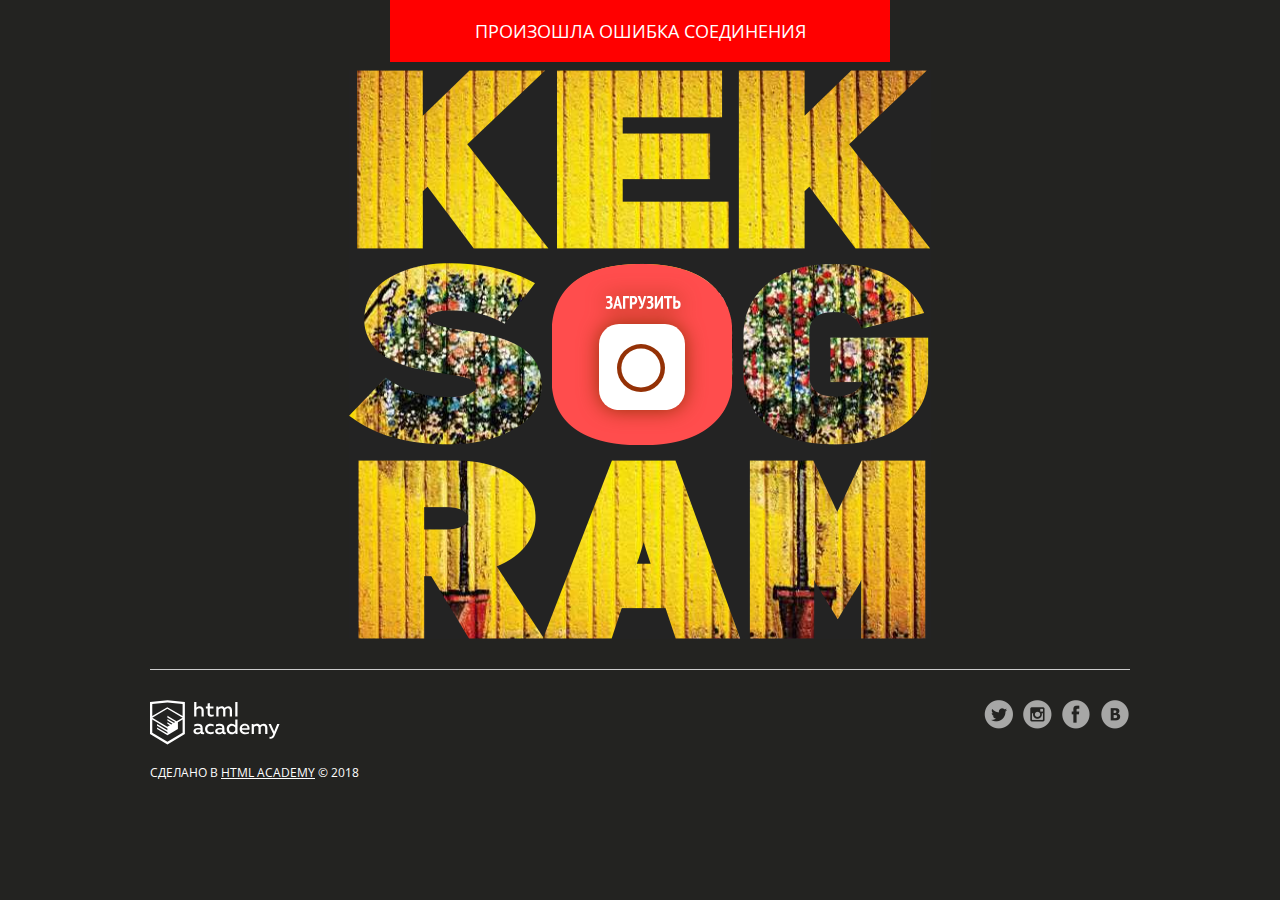
<file: kekstagram/index.html>
<!DOCTYPE html>
<html lang="ru">
<head>
  <meta charset="utf-8">
  <meta name="viewport" content="width=device-width,initial-scale=1">
  <link rel="stylesheet" href="css/normalize.css">
  <link rel="stylesheet" href="css/style.css">
  <link rel="shortcut icon" href="favicon.ico" type="image/x-icon">
  <title>Кекстаграм</title>
</head>

<body>
  <main>

    <!-- Фильтрация изображений от других пользователей -->
    <section class="img-filters  img-filters--inactive  container">
      <h2 class="img-filters__title  visually-hidden">Фильтр фотографий</h2>
      <form class="img-filters__form" action="index.html" method="get" autocomplete="off">
        <button type=button class="img-filters__button  img-filters__button--active" id="filter-popular">Популярные</button>
        <button type=button class="img-filters__button" id="filter-new">Новые</button>
        <button type=button class="img-filters__button" id="filter-discussed">Обсуждаемые</button>
      </form>
    </section>

    <!-- Контейнер для изображений от других пользователей -->
    <section class="pictures  container">
      <h2 class="pictures__title  visually-hidden">Фотографии других пользователей</h2>

      <!-- Поле для загрузки нового изображения на сайт -->
      <section class="img-upload">
        <div class="img-upload__wrapper">
          <h2 class="img-upload__title  visually-hidden">Загрузка фотографии</h2>
          <form class="img-upload__form" id="upload-select-image" method="post" enctype="multipart/form-data" autocomplete="off">

            <!-- Изначальное состояние поля для загрузки изображения -->
            <fieldset class="img-upload__start">
              <input type="file" id="upload-file" class="img-upload__input  visually-hidden" name="filename" required>
              <label for="upload-file" class="img-upload__label  img-upload__control">Загрузить</label>
            </fieldset>

            <!-- Форма редактирования изображения -->
            <div class="img-upload__overlay  hidden">
              <div class="img-upload__wrapper">
                <div class="img-upload__preview-container">

                  <!-- Изменение размера изображения -->
                  <fieldset class="img-upload__scale  scale">
                    <button type="button" class="scale__control  scale__control--smaller">Уменьшить</button>
                    <input type="text" class="scale__control  scale__control--value" value="100" title="Image Scale" name="scale" readonly>
                    <button type="button" class="scale__control  scale__control--bigger">Увеличить</button>
                  </fieldset>

                  <!-- Предварительный просмотр изображения -->
                  <div class="img-upload__preview">
                    <img src="img/upload-default-image.jpg" alt="Предварительный просмотр фотографии">
                  </div>

                  <!-- Изменение глубины эффекта, накладываемого на изображение -->
                  <fieldset class="img-upload__effect-level  effect-level">
                    <input class="effect-level__value" type="number" name="effect-level" value="20">
                    <div class="effect-level__line">
                      <div class="effect-level__pin" tabindex="0">Кнопка изменения глубины эффекта фотографии</div>
                      <div class="effect-level__depth">Глубина эффекта фотографии</div>
                    </div>
                  </fieldset>

                  <!-- Кнопка для закрытия формы редактирования изображения -->
                  <button type="reset" class="img-upload__cancel  cancel" id="upload-cancel">Закрыть</button>
                </div>

                <!-- Наложение эффекта на изображение -->
                <fieldset class="img-upload__effects  effects">
                  <ul class="effects__list">
                    <li class="effects__item">
                      <input type="radio" class="effects__radio  visually-hidden" name="effect" id="effect-none" value="none">
                      <label for="effect-none" class="effects__label">
                        <span class="effects__preview  effects__preview--none">Превью фото без эффекта</span>
                        Оригинал
                      </label>
                    </li>
                    <li class="effects__item">
                      <input type="radio" class="effects__radio  visually-hidden" name="effect" id="effect-chrome" value="chrome">
                      <label for="effect-chrome" class="effects__label">
                        <span class="effects__preview  effects__preview--chrome">Превью эффекта Хром</span>
                        Хром
                      </label>
                    </li>
                    <li class="effects__item">
                      <input type="radio" class="effects__radio  visually-hidden" name="effect" id="effect-sepia" value="sepia">
                      <label for="effect-sepia" class="effects__label">
                        <span class="effects__preview  effects__preview--sepia">Превью эффекта Сепия</span>
                        Сепия
                      </label>
                    </li>
                    <li class="effects__item">
                      <input type="radio" class="effects__radio  visually-hidden" name="effect" id="effect-marvin" value="marvin">
                      <label for="effect-marvin" class="effects__label">
                        <span class="effects__preview  effects__preview--marvin">Превью эффекта Марвин</span>
                        Марвин
                      </label>
                    </li>
                    <li class="effects__item">
                      <input type="radio" class="effects__radio  visually-hidden" name="effect" id="effect-phobos" value="phobos">
                      <label for="effect-phobos" class="effects__label">
                        <span class="effects__preview  effects__preview--phobos">Превью эффекта Фобос</span>
                        Фобос
                      </label>
                    </li>
                    <li class="effects__item">
                      <input type="radio" class="effects__radio  visually-hidden" name="effect" id="effect-heat" value="heat" checked>
                      <label for="effect-heat" class="effects__label">
                        <span class="effects__preview  effects__preview--heat">Превью эффекта Зной</span>
                        Зной
                      </label>
                    </li>
                  </ul>
                </fieldset>

                <!-- Добавление хэш-тегов и комментария к изображению -->
                <fieldset class="img-upload__text text">
                  <input class="text__hashtags" name="hashtags" placeholder="#хэш-тег">
                  <textarea class="text__description" name="description" placeholder="Ваш комментарий..." maxlength="140"></textarea>
                </fieldset>

                <!-- Кнопка для отправки данных на сервер -->
                <button type="submit" class="img-upload__submit" id="upload-submit">Опубликовать</button>
              </div>
            </div>
          </form>
        </div>
      </section>

      <!-- Здесь будут изображения других пользователей -->

    </section>

    <!-- Полноэкранный показ изображения -->
    <section class="big-picture  overlay  hidden">
      <h2 class="big-picture__title  visually-hidden">Просмотр фотографии</h2>
      <div class="big-picture__preview">

        <!-- Просмотр изображения -->
        <div class="big-picture__img">
          <img src="img/logo-background-3.jpg" alt="Девушка в купальнике" width="600" height="600">
        </div>

        <!-- Информация об изображении. Подпись, комментарии, количество лайков -->
        <div class="big-picture__social  social">
          <div class="social__header">
            <img class="social__picture" src="img/avatar-1.svg" alt="Аватар автора фотографии" width="35" height="35">
            <p class="social__caption">Тестим новую камеру! =)</p>
            <p class="social__likes">Нравится <span class="likes-count">356</span></p>
          </div>

          <!-- Комментарии к изображению -->
          <div class="social__comment-count">5 из <span class="comments-count">125</span> комментариев</div>
          <ul class="social__comments">
            <li class="social__comment">
              <img class="social__picture" src="img/avatar-4.svg" alt="Аватар комментатора фотографии" width="35" height="35">
              <p class="social__text">Мега фото! Просто обалдеть. Как вам так удалось?</p>
            </li>
            <li class="social__comment">
              <img class="social__picture" src="img/avatar-3.svg" alt="Аватар комментатора фотографии" width="35" height="35">
               <p class="social__text">Да это фоташоп!!!!!!!!</p>
            </li>
          </ul>

          <!-- Кнопка для загрузки новой порции комментариев -->
          <button type="button" class="social__comments-loader  comments-loader">Загрузить еще</button>

          <!-- Форма для отправки комментария -->
          <div class="social__footer">
            <img class="social__picture" src="img/avatar-6.svg" alt="Аватар комментатора фотографии" width="35" height="35">
            <input type="text" class="social__footer-text" placeholder="Ваш комментарий...">
            <button type="button" class="social__footer-btn" name="button">Отправить</button>
          </div>
        </div>

        <!-- Кнопка для выхода из полноэкранного просмотра изображения -->
        <button type="reset" class="big-picture__cancel  cancel" id="picture-cancel">Закрыть</button>
      </div>
    </section>
  </main>

  <footer class="page-footer  container">
    <div class="page-footer__wrapper">
      <div class="page-footer__copyright  copyright">
        <a class="copyright__link  copyright__link--image" href="https://htmlacademy.ru/intensive/javascript"><img src="img/htmla-logo.svg" width="130" height="45" alt="HTML Academy"></a>
        <p>Сделано в <a class="copyright__link  copyright__link--text" href="https://htmlacademy.ru/intensive/javascript">HTML Academy</a> &copy; 2018</p>
      </div>
      <ul class="page-footer__contacts  contacts">
        <li><a href="https://twitter.com/htmlacademy_ru" class="contacts__link  contacts__link--twitter">Twitter</a></li>
        <li><a href="https://www.instagram.com/htmlacademy/" class="contacts__link  contacts__link--instagram">Instagtam</a></li>
        <li><a href="https://www.facebook.com/htmlacademy" class="contacts__link  contacts__link--facebook">Facebook</a></li>
        <li><a href="https://vk.com/htmlacademy" class="contacts__link  contacts__link--vk">VK</a></li>
      </ul>
    </div>
  </footer>

  <!-- Шаблон изображения случайного пользователя -->
  <template id="picture">
    <a href="#" class="picture">
      <img class="picture__img" src="" width="182" height="182" alt="Случайная фотография">
      <p class="picture__info">
        <span class="picture__comments"></span>
        <span class="picture__likes"></span>
      </p>
    </a>
  </template>

  <!-- Сообщение с ошибкой загрузки изображения -->
  <template id="error">
    <section class="error">
      <div class="error__inner">
        <h2 class="error__title">Ошибка загрузки файла</h2>
        <div class="error__buttons">
          <button type="button" class="error__button">Попробовать снова</button>
          <button type="button" class="error__button">Загрузить другой файл</button>
        </div>
      </div>
    </section>
  </template>

  <!-- Сообщение об успешной загрузке изображения -->
  <template id="success">
    <section class="success">
      <div class="success__inner">
        <h2 class="success__title">Изображение успешно загружено</h2>
        <button type="button" class="success__button">Круто!</button>
      </div>
    </section>
  </template>

  <!-- Экран загрузки изображения -->
  <template id="messages">
    <div class="img-upload__message  img-upload__message--loading">Загружаем...</div>
  </template>

  <script src="js/util.js"></script>
  <script src="js/backend.js"></script>
  <script src="js/render.js"></script>
  <script src="js/filter.js"></script>
  <script src="js/gallery.js"></script>
  <script src="js/big-picture.js"></script>
  <script src="js/upload-picture.js"></script>
  <script src="js/form.js"></script>
  <script src="js/preview.js"></script>
  <script src="js/validation.js"></script>
</body>
</html>
</file>
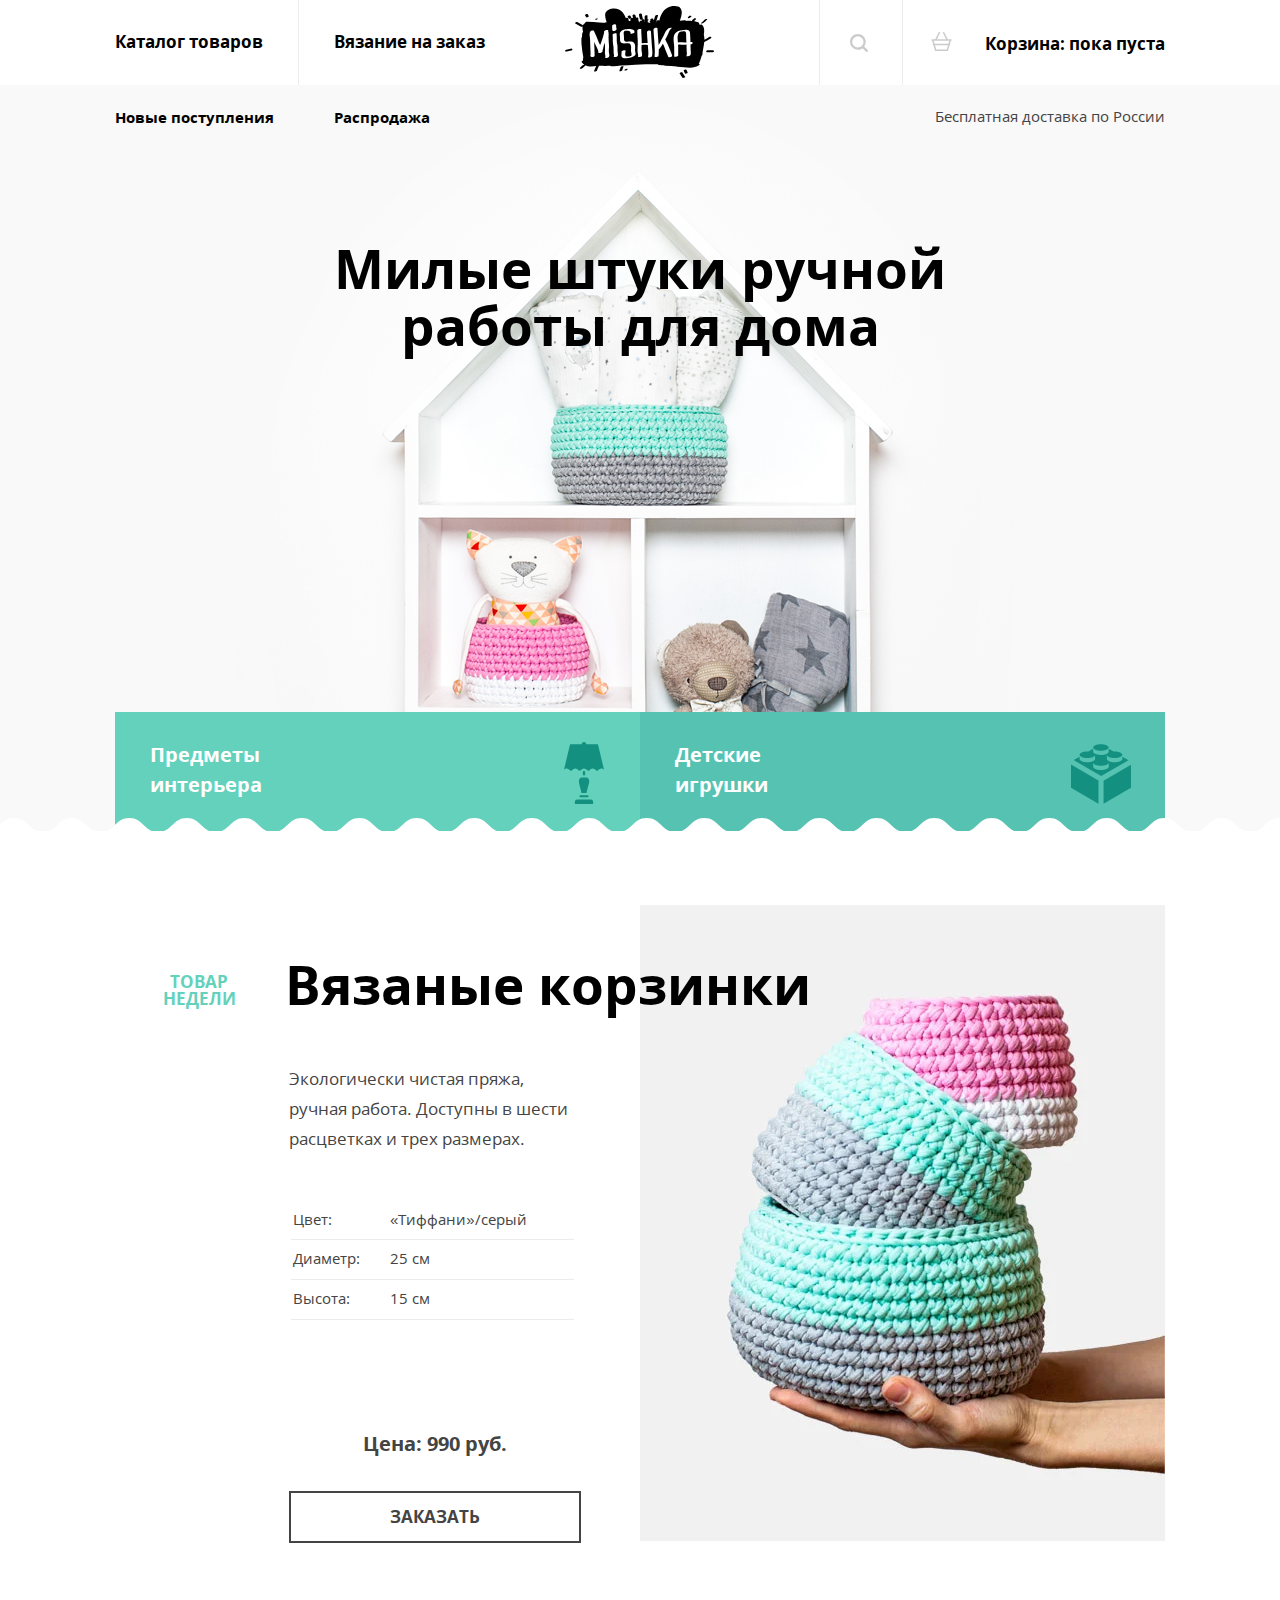
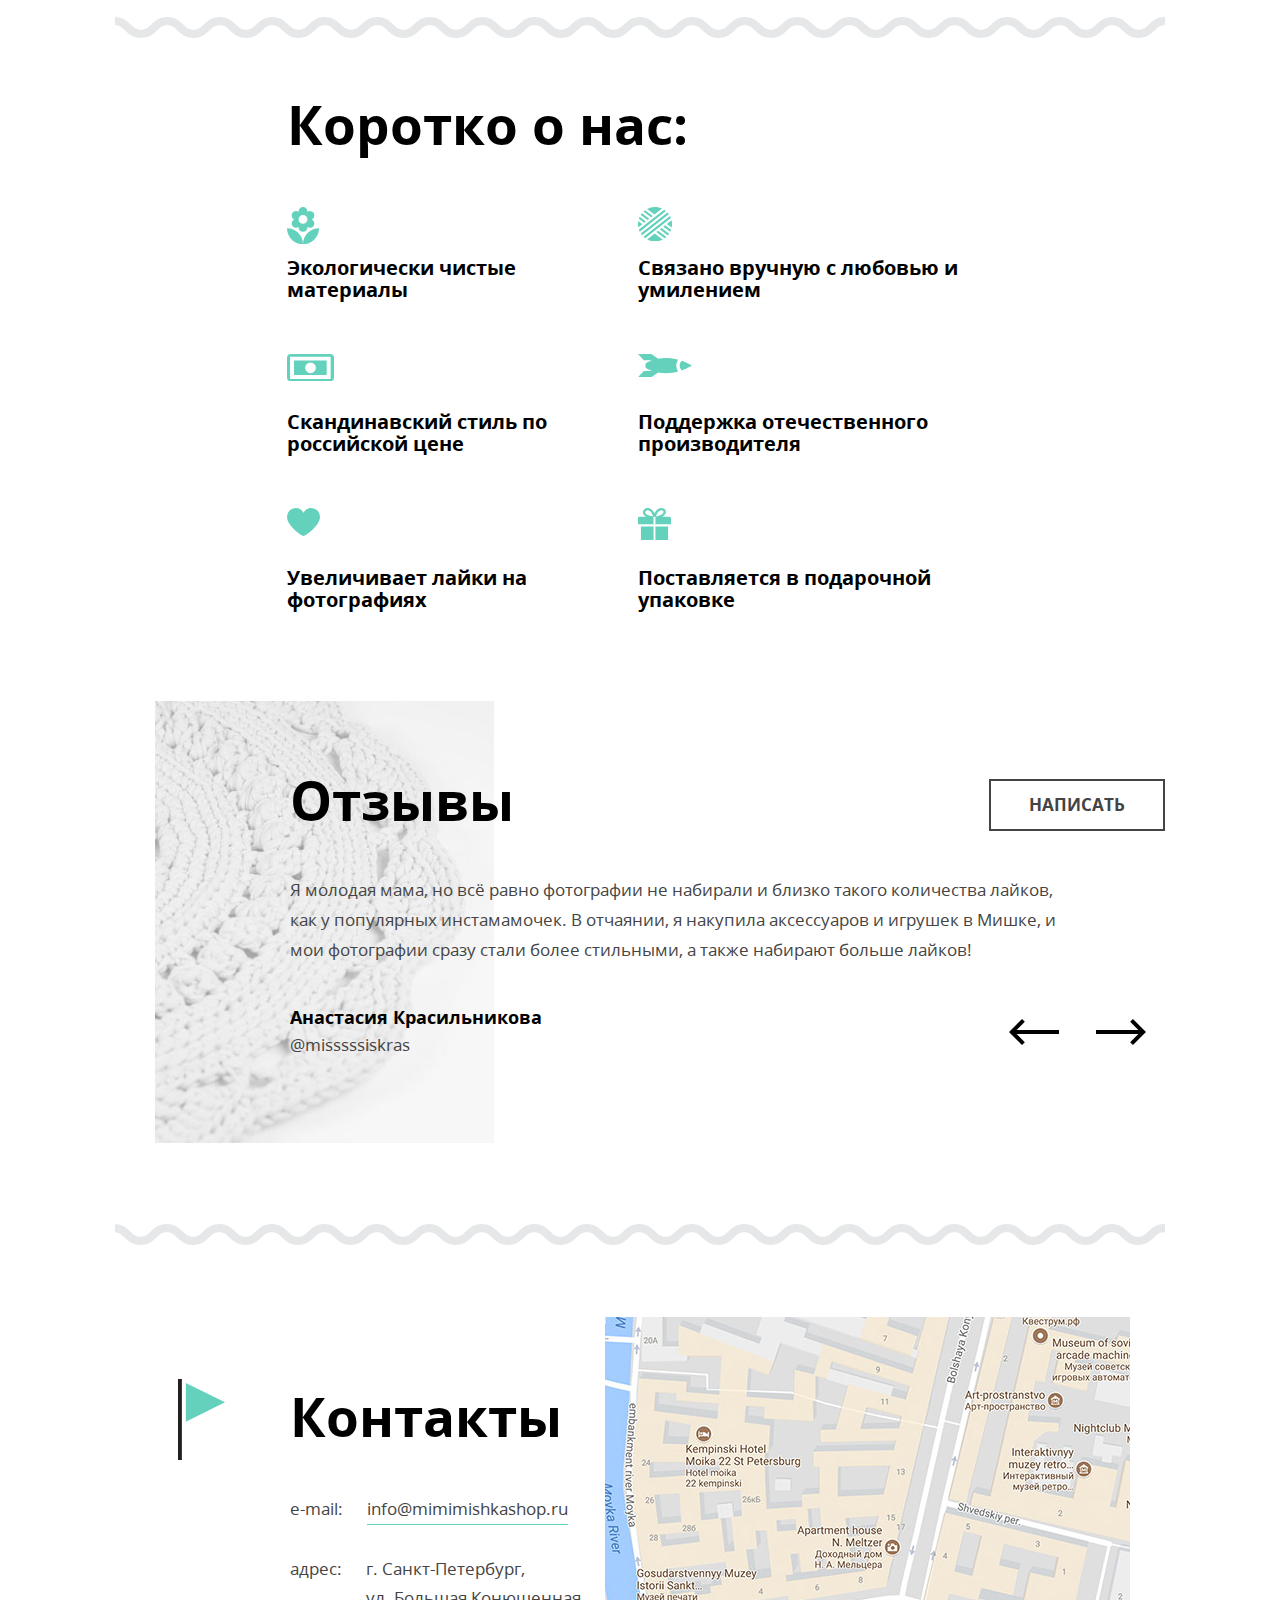
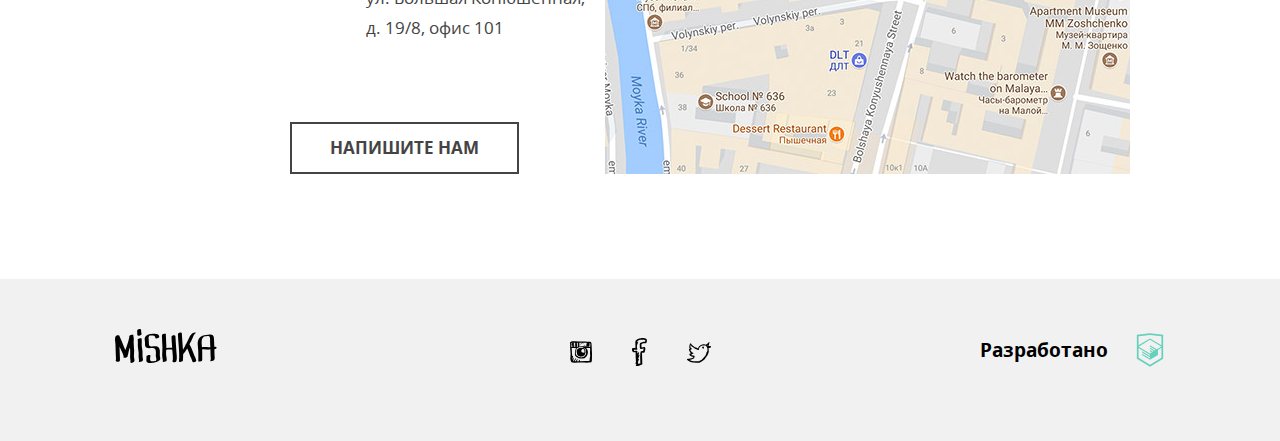
<file: mishka/index.html>
<!DOCTYPE html>
<html lang="ru">

<head>
  <meta charset="utf-8">
  <meta name="viewport" content="width=device-width,initial-scale=1">
  <meta name="format-detection" content="telephone=no">
  <title>Мишка</title>
  <link rel="preload" href="fonts/opensans.woff2" as="font" type="font/woff2">
  <link rel="preload" href="fonts/opensansbold.woff2" as="font" type="font/woff2">
  <link href="css/style.min.css" rel="stylesheet">
</head>

<body>
  <div style="display:none">
    <svg xmlns="http://www.w3.org/2000/svg" xmlns:xlink="http://www.w3.org/1999/xlink"><symbol id="icon-cart" viewbox="264.205 370.961 20.294 18.849"><path d="M283.75 378.19h-3.151l-3.407-6.814a.75.75 0 1 0-1.341.671l3.071 6.143h-9.138l3.072-6.143a.75.75 0 0 0-1.341-.671l-3.407 6.814h-3.151a.75.75 0 0 0 0 1.5h.157l.855 2.991a.737.737 0 0 0-.316.595c0 .396.309.71.697.739l1.656 5.795h12.697l1.656-5.795a.745.745 0 0 0 .698-.739.738.738 0 0 0-.316-.596l.854-2.991h.157a.75.75 0 1 0-.002-1.499zm-4.181 10.121h-10.433l-1.224-4.284h12.881l-1.224 4.284zm1.653-5.785h-13.739l-.81-2.836h15.359l-.81 2.836z"></path></symbol><symbol id="icon-fb" viewbox="56.519 49.996 14.962 27.718"><path d="M68.181 55.188c1.026.029 1.993 0 2.681-.3.391-.818.556-1.854.619-2.989-.19-.015-.062-.337-.207-.399-.029-.202-.278-.195-.309-.398-.277-.165-.457-.422-.723-.598-.727-.162-1.44-.335-2.164-.499-.849.044-1.895-.103-2.58.1-2.619-.04-3.997 1.12-5.259 2.392-.023.078-.003.197-.105.199-.574 1.587-.125 3.621-.204 5.581.099.436.107.958.204 1.395-.998.296-2.212.387-3.402.499-.317.324-.178 1.089-.206 1.693.085.583.278 1.06.413 1.595.211.193.596.396.825.498.065.029.071.082.103.1.506.268 1.451.008 2.268.1-.136 1.978.256 3.915 0 5.68.007.327.295.382.208.798-.001.963-.067 1.99.208 2.69-.287.455-.497.982-.415 1.794.122.016.114.157.105.299-.075.47.643.175.515.698.162.456-.428.184-.413.498v.896c.53.285 1.462.182 2.268.199.908-.419 2.188-.479 2.785-1.196.459.235.916-.014 1.238-.199-.018-.315.273-.333.205-.698-.004-.328-.173-.496-.103-.896v-2.89c-.206-2.293-.048-4.938-.309-7.176.888-.105 1.917-.075 2.578-.398.357-.451.377-1.23.516-1.895.177-.226.221-.583.206-.996.19-.213.068-.729.104-1.096-.141-.595-.168-1.3-.825-1.39-.884-.235-2.043.595-2.991.299.049-1.134-.293-2.342 0-3.388.746-.181 1.446-.4 2.166-.602zm-3.818 4.783c.117.254.254.486.414.698.079.022.203.003.205.101a10.319 10.319 0 0 0 3.096-.299c0 .998-.271 1.733-.518 2.492-.662.045-1.467.3-1.958.198-.276.165-.372.506-.62.698-.049.441.142.495 0 .797-.201.137-.055.611-.205.796v1.496c.085.281-.146.258-.104.497v3.488c-.085.281.146.258.104.498v2.989c.063.271-.132.791.103.896-.07.364-.412-.021-.824.1-.528.122-.926.369-1.548.4.117-.353.32-.622.311-1.097.049-.381-.365-.312-.516-.49.193-.644.562-1.117.722-1.793.197-.515.714-1.298.31-1.794-.522-.105-.521.293-.826.398-.022.077-.002.196-.103.199-.023.077-.003.196-.103.199.01.12-.151.062 0 0 .022-.078.002-.197.103-.199.023-.077.002-.197.103-.199v-.299c.368-.575.67-1.214.826-1.993.191-.28.283-.656.412-.997.156-.262.34-.869.104-1.195-.517.033-.796.295-.93.697-.32-.189.161-.434.104-.697.138-.231.169-.566.309-.797.202-.413.564-1.304 0-1.596-.438-.023-.612.207-.723.498-.214.191-.43.383-.516.698-.373-.07-.143-.727-.206-1.097-.067-.52.122-.899 0-1.195-.56-.799-2.026-.105-3.197-.299-.108-.307-.222-.984-.104-1.195 1.045-.088 2.479.201 3.197-.199.024-.078.003-.197.104-.199.094-.723-.271-1-.515-1.396.232-.806.04-2.02.104-2.989.233-.141.328-.414.515-.598.112-.955.673-1.476.722-2.49-.273.001-.607-.055-.619.199-.302-.114-.382.479-.515.199-.112-.541.246-.626.309-.997.599-.418 1.212-.82 1.856-1.195 1.741-.244 4.648-.449 6.086.198.051.616-.287.854-.207 1.496h-1.546c-1.092.24-1.987.672-2.991.997-.24.066-.276.331-.516.398-.036.396-.225.646-.311.996-.079 1.431.133 2.589.102 3.978z"></path></symbol><symbol id="icon-feature-ball"><path d="M.286 14.069a17.244 17.244 0 0 0 .008 6.301l4.121-3.21-4.129-3.091zM24.403 1.585C19.62-.623 13.959-.559 9.149 1.992l7.513 5.625 7.741-6.032zm9.498 11.59l-4.811 3.748 4.936 3.695a17.248 17.248 0 0 0-.125-7.443zM9.209 32.414c4.844 2.534 10.724 2.65 15.73.113l-8.096-6.062-7.634 5.949zM7.914 14.433L1.681 9.767c-.32.669-.595 1.356-.825 2.056l5.308 3.974 1.75-1.364zm10.679 10.669l8.336 6.242a17.184 17.184 0 0 0 1.74-1.372l-8.326-6.234-1.75 1.364zm-7.18-13.395L4.002 6.158a17.073 17.073 0 0 0-1.269 1.723l6.931 5.189 1.749-1.363zm10.68 10.668l8.092 6.059c.471-.544.904-1.112 1.297-1.701l-7.639-5.721-1.75 1.363zM14.913 8.98L7.196 3.203a17.436 17.436 0 0 0-1.709 1.394l7.676 5.747 1.75-1.364zm10.679 10.669l6.972 5.221c.33-.662.615-1.341.855-2.033l-6.077-4.55-1.75 1.362zm.856-16.943L.88 22.626c.233.698.513 1.386.839 2.059l26.52-20.663a17.006 17.006 0 0 0-1.791-1.316zm4.295 3.918a17.418 17.418 0 0 0-.939-1.106L2.786 26.567a17.144 17.144 0 0 0 1.279 1.717l27.09-21.108c-.134-.186-.269-.37-.412-.552zm1.555 2.375L5.552 29.838c.544.501 1.114.962 1.708 1.382l25.962-20.228a17.158 17.158 0 0 0-.924-1.993z" fill="#63d1bb"></path></symbol><symbol id="icon-feature-flower" viewbox="8.014 4.35 31.972 37.301"><path fill="#63d1bb" d="M24 41.65c8.827 0 15.986-7.159 15.986-15.986C31.158 25.664 24 32.822 24 41.65zM12.641 20.78a4.442 4.442 0 0 0 4.44 4.441c.932 0 1.803-.294 2.513-.782l-.036.337c0 2.451 1.99 4.441 4.441 4.441s4.44-1.99 4.44-4.441l-.036-.337a4.396 4.396 0 0 0 2.514.782c2.451 0 4.44-1.99 4.44-4.441a4.418 4.418 0 0 0-2.54-3.997 4.434 4.434 0 0 0 2.54-3.997 4.441 4.441 0 0 0-6.954-3.659l.037-.337a4.441 4.441 0 0 0-8.881 0l.036.337a4.392 4.392 0 0 0-2.513-.781 4.442 4.442 0 0 0-4.44 4.44 4.42 4.42 0 0 0 2.54 3.997 4.42 4.42 0 0 0-2.541 3.997zM24 12.343a4.441 4.441 0 0 1 4.44 4.44 4.441 4.441 0 0 1-8.881 0c0-2.451 1.99-4.44 4.441-4.44zM8.014 25.664c0 8.827 7.158 15.986 15.986 15.986 0-8.828-7.158-15.986-15.986-15.986z"></path></symbol><symbol id="icon-feature-gift" viewbox="239.665 239.757 32.666 32.486"><path fill="#63d1bb" d="M242.56 272.243h12.504v-13.91H242.56v13.91zm28.182-23.62h-7.335c.521-.267.984-.549 1.396-.845 1.588-1.133 2.424-2.57 2.42-3.999.002-1.169-.556-2.202-1.359-2.901a4.585 4.585 0 0 0-3.016-1.121c-1.22-.001-2.352.421-3.32 1.069-1.459.979-2.606 2.451-3.424 4.067-.039.079-.078.157-.115.236a12.944 12.944 0 0 0-1.041-1.792c-.691-.985-1.523-1.86-2.497-2.511-.97-.646-2.103-1.069-3.322-1.069-1.213.004-2.323.514-3.155 1.295-.828.783-1.41 1.885-1.412 3.135-.002.73.211 1.494.649 2.188.552.872 1.424 1.628 2.633 2.248h-6.588c-.878 0-1.591.712-1.591 1.59v5.897h15.396v-7.488h1.873v7.488h15.396v-5.897a1.585 1.585 0 0 0-1.588-1.59m-22.362-2.339c-.622-.391-1-.785-1.22-1.135-.22-.354-.294-.662-.296-.963-.004-.504.248-1.042.691-1.461.437-.415 1.028-.667 1.562-.667h.013c.685 0 1.366.231 2.046.683 1.018.671 1.975 1.85 2.645 3.187.342.676.609 1.39.789 2.087-3.082-.321-5.078-1.002-6.23-1.731m10.537-1.627c.557-.797 1.21-1.466 1.887-1.916.68-.451 1.362-.683 2.047-.683h.006c.574 0 1.117.22 1.494.55.377.336.571.739.573 1.171-.004.512-.272 1.259-1.467 2.132-1.138.825-3.101 1.673-6.127 2.265a10.57 10.57 0 0 1 1.587-3.519m-1.98 27.586h12.506v-13.91h-12.506v13.91z"></path></symbol><symbol id="icon-feature-heart" viewbox="47.475 50.071 33.05 27.857"><path fill="#63d1bb" d="M80.525 58.808a8.736 8.736 0 0 0-8.736-8.736A8.727 8.727 0 0 0 64 54.865a8.727 8.727 0 0 0-7.789-4.793 8.736 8.736 0 0 0-8.736 8.736c0 9.127 14.657 19.121 16.525 19.121 1.869 0 16.525-9.95 16.525-19.121z"></path></symbol><symbol id="icon-feature-money" viewbox="46.212 56.834 46.575 27.332"><path fill="#63d1bb" d="M88.882 56.834H50.116a3.905 3.905 0 0 0-3.904 3.905V80.26a3.905 3.905 0 0 0 3.904 3.905h38.766a3.906 3.906 0 0 0 3.905-3.905V60.739a3.906 3.906 0 0 0-3.905-3.905zm-39.647 24.95V59.551h40.202v22.233H49.235z"></path><path fill="#63d1bb" d="M53.14 77.88h32.395V63.456H53.14V77.88zM69.5 65.354a5.315 5.315 0 1 1 0 10.63 5.315 5.315 0 0 1 0-10.63z"></path></symbol><symbol id="icon-feature-rocket" viewbox="612.532 500.386 54.156 23.183"><path d="M652.844 506.098c-3.647-.971-7.839-1.667-12.359-1.666a46.394 46.394 0 0 0-7.71.623l-6.784-4.668-13.456.005 5.811 6.184h8.447c-4.58 1.598-6.759 3.515-6.759 3.515l.002 3.777s2.313 1.912 6.931 3.518l-8.623-.005-5.811 6.188 13.455.002 6.816-4.692c2.261.398 4.822.647 7.681.648 4.522-.001 8.712-.697 12.36-1.667-1.176-1.775-1.915-3.743-1.918-5.877.003-2.141.738-4.112 1.917-5.885zm3.423 1.034c-1.284 1.605-1.969 3.25-1.965 4.84-.007 1.597.677 3.238 1.968 4.847 6.399-2.162 10.419-4.841 10.419-4.841s-4.019-2.68-10.422-4.846z" fill="#63d1bb"></path></symbol><symbol id="icon-flag" viewbox="-11.34 -28.346 46.68 81.691"><path fill="#63D1BB" d="M-3.561-24.455v38.9l38.9-19.451-38.9-19.449zm-7.779 77.801v-81.691h3.805v81.691h-3.805z"></path><path fill="#231F20" d="M-11.34-28.346h3.805v81.691h-3.805z"></path></symbol><symbol id="icon-htmlacademy" viewbox="0 0 60 60"><path d="M30.2 5H30L10.3 7.1v36.2L30 55l19.7-11.7V7.1L30.2 5zm17 36.8L30 52 12.8 41.8V27l17.1 10.2V39l-11.7-7v1.8L30 40.9v1.9l-11.8-7v1.8l11.8 7 11.9-7.1v-7.6l5.3-3.2v15.1zm-.1-17l-4.7 2.8-2.2 1.3-10.3-6.1v1.8l8.8 5.3h-.1l-.2.1-1.3.7-7.3-4.3v1.8l5.8 3.4-1.4.9-4.3-2.6v1.8l2.9 1.7-2.9 1.7-17-10.1 17-10.2 17.2 10zm.1-1.8L29.9 12.8 12.8 23V9.4L30 7.6l17.2 1.8V23z"></path></symbol><symbol id="icon-insta" viewbox="53.115 53.19 21.769 21.334"><path d="M74.881 65.336c-.013-2.395-.344-4.788-.303-7.135a37.854 37.854 0 0 0-.152-2.278c-.105-.3-.111-.699-.152-1.062-.26-.17-.222-.64-.456-.835-.423-.233-1.201-.114-1.744-.22-.657-.026-1.254-.115-1.899-.153-1.936-.101-3.973-.076-5.996-.076-2.001 0-3.954-.145-5.695-.379h-2.202c-.097.004-.105.098-.227.076-.599.034-1.077.188-1.595.303-.21.119-.421.235-.683.304-.136.192-.513.145-.607.379-.186.212.185.451 0 .607v.911c.173.13.027.58.075.835v.987c-.017 1.281.134 2.397.076 3.72.467 2.762.374 6.537.076 9.413.155.579.363 1.105.455 1.746.256.479.335 1.133.683 1.52.502.206 1.233.186 1.898.229.383.098.667.293 1.14.3 2.843-.21 5.496-.154 8.427-.229 2.704.24 5.802.188 8.275-.228.195-.134.128-.529.228-.76-.056-.385.207-.449.228-.759.131-2.395.164-4.789.15-7.216zm-12.982-6.225c.757-.153 1.48-.341 2.429-.304.71.076 1.287.283 1.897.456.116.184-.243.547.153.684v.076c.059.017.149.002.151.076.445.035.794.167 1.063.379.45.055.536.476 1.138.3-.091.213-.084.524-.075.835.324 1.183.475 2.81.303 4.252-.164.163-.215.442-.303.683-.311.322-.481.785-.836 1.062-.095.236-.25.408-.454.533-.116.213-.206.452-.457.53-.298.163-.577.011-.834-.076-.446.162-.904.312-1.215.607-.816-.096-1.648-.175-2.43-.304-.242-.139-.487-.273-.835-.305a1.997 1.997 0 0 0-.836-.455c-.101-.127-.337-.118-.455-.229-.198-.029-.229-.227-.456-.229-.118-.412-.443-.618-.532-1.062-.226-.331-.308-.805-.455-1.215-.043-1.434.091-2.692.379-3.796.346-.591.779-1.094 1.138-1.67.249.021.365-.09.38-.304.306.053.434-.072.684-.075.257.008.269-.309.458-.449zm-1.67-2.733c-.117-.263-.066-.691-.075-1.062-.007-.285.278-.279.304-.532-.003-.074-.093-.059-.152-.076.126-.146.701-.097.834 0 .132.537-.354.455-.531.684.011.167.322.032.456.076.029.854-.059 1.496 0 2.202h-.456c-.007.234.229.226.456.228-.059.286.092.363.075.607-.226.153-.716.042-1.062.075-.103-.594.235-1.375.151-2.202zm-.683-1.594c.088-.013.134.016.151.076.179.253.01.683-.076.911-.173-.179-.026-.682-.075-.987zm.152 1.822c-.132-.069-.168-.237-.152-.456.132.071.167.238.152.456zm0 1.367c-.058.139-.082-.045-.076-.152.058-.139.081.045.076.152zm-.152.228c.175-.024.084.219.228.227-.009.193-.283.179-.38.077.039-.112.113-.193.152-.304zm-2.354-1.216c.006-.108.013-.214-.076-.228-.073-.733.13-1.415 0-1.973.25-.155.769-.042 1.139-.077v1.139c-.088.064-.203.101-.379.077-.054.28.324.131.379.304.008.853-.056 1.777.152 2.429-.565-.059-.906.107-1.442.076.097-.612-.019-1.435.531-1.594-.012-.141-.257-.047-.304-.153zm-.531 0c-.204.021-.217-.534-.077-.607.328.006.249.501.077.607zm-.152.988c.077-.312.034-.304.075-.683.228.013.26.77-.075.683zm.228-2.05c-.263.054-.273-.266-.153-.38.263-.053.272.267.153.38zm0-1.139c.033.159-.052.201-.076.304-.176.023-.084-.219-.229-.229.025-.102.191-.062.305-.075zm-.228 3.721c.148-.031.11.345-.076.227a.363.363 0 0 0 .076-.227zm-.684-3.721c.029.259-.438.32-.379 0h.379zm-.987.076c-.034.219-.326.179-.379.379-.214-.17.084-.468.379-.379zm-.455.759c.226-.205.451-.41.684-.607-.021-.123.071-.131.076-.228h.229c.102.381-.261.296-.305.531.021.122-.072.131-.075.227.02.335.121.588.075.988-.27.008-.276.28-.607.227.022-.428-.135-.674-.077-1.138zm.076 3.265V57.29c.195-.185.396-.364.607-.532.295.489.179 1.392.455 1.897-.275.157-.75.111-1.062.229zM72.68 69.968c-.109.954-.158 1.968-.379 2.809-2.89.123-6.02.005-8.883.153-.199.045-.273-.031-.229-.229-.253 0-.258.247-.531.229.201-.336.438-.898.151-1.291-.797.013-.797.821-1.138 1.291-.686-.053-1.137.127-1.823.075.18-.705.75-1.021.911-1.745-.395-.55-.989.138-1.214.455-.204.48-.557.81-.76 1.29H57.8c.238-.469.489-.926.759-1.366.171-.512.625-.741.683-1.367-.157-.28-.42-.029-.683 0-.123.182-.272.335-.38.531-.232.376-.501.714-.684 1.14-.181.208-.335.003-.53.227-.389.271-.581.736-.988.987-.174-.06.039-.356.153-.38.045-.181-.096-.55.075-.607.063-.366.212-.647.379-.91.119-.742.521-1.199.684-1.898-.559.099-.674.643-.988.987-.212.445-.542.772-.683 1.291-.174-.131-.028-.58-.076-.836.122-.586.298-1.119.38-1.746.133-.22.173-.535.228-.834.168-.209.046-.61-.077-.761-.226.027-.374.133-.455.304-.192-.032-.193.506-.304.304-.045-2.587-.451-4.812-.456-7.438.026-.331-.183-.424-.228-.685 1.629.028 3.121.091 4.783.229-.089.139-.199.257-.304.379-.144.07-.226.173-.378.304-.604 1.653-.975 3.984-.607 6.15.229.58.589 1.029.986 1.441.907.485 1.635 1.149 2.506 1.671 1.701.361 3.84.369 5.541 0 .236-.12.484-.226.685-.38 1.364-1.242 2.753-2.459 2.961-4.859v-1.367c-.197-1.598-.688-2.905-1.747-3.644.331-.22 1.099.043 1.67.076.223.013.447.014.684 0 .408-.024.928-.055 1.443 0 .144.187.113.544.228.76-.062 1.684-.192 3.3-.152 5.087.103.454.127.986.229 1.441-.091.973-.237 1.89-.457 2.732zm.379-11.16c-.639-.12-1.232-.284-1.897-.379.072-.333.799-.01.987-.228.385-.223.295-.92.304-1.51.032-.348.114-.644.076-1.063-.401-.951-1.783-.421-2.886-.455-.225.718-.47 1.8-.304 2.657.169.49 1.024.292 1.519.456-.14.332-.688.057-.987.076-.296-.083-.707-.052-.986-.151-2.285.078-4.284.004-6.529.151.117-1.248.063-2.465-.076-3.645h3.112c-.344.364-.912.507-1.29.835-.44.244-.861.505-1.139.911.249.134.535-.245.759-.379.355-.074.479-.381.835-.455.423-.438 1.096-.625 1.67-.912.378-.022.697.013.987.077 1.283.007 2.456.126 3.796.076.614.145 1.45.069 1.974.304.107.298.231.579.305.911.008.986-.149 1.816-.23 2.723zm-5.845-3.72c.11-.047-.009-.092 0 0zm0 0c-.529.154-1.019.348-1.367.682.484-.198 1.059-.306 1.367-.682zm1.062.607c.111-.047-.007-.091 0 0zm-1.746.911c.727-.158 1.181-.591 1.746-.911-.437.019-.592.32-.987.379-.215.217-.6.26-.759.532zm-.683-.835c-.111.047.007.092 0 0zm-.683.607c.11-.046-.008-.092 0 0zm-.075.076c.063.014.07-.03.075-.076-.064-.014-.072.03-.075.076zm-.077.076c.064.014.072-.03.077-.076-.067-.013-.072.029-.077.076zm-.834.608c.346-.134.613-.348.834-.607a2.018 2.018 0 0 0-.834.607zm2.276.987c.533-.049.749-.416 1.215-.531.284-.298.784-.381.987-.76-.56.023-.766.399-1.216.531-.284.297-.751.413-.986.76zm-2.276-.987c-.317-.074-.016.227 0 0zm-.533.379c.021.021.115-.037.076-.077-.021-.02-.116.038-.076.077zm2.809.608c-.11.047.007.091 0 0zm-1.14 1.821c-.223-.231-.676-.233-.986-.379-.697-.038-1.223.093-1.746.229-.304.151-.607.304-.91.454-.266.166-.444.417-.76.532-.205.225-.352.51-.684.607-.004.223-.173.281-.304.379-.089.115-.094.312-.227.381-.007.12.036.29-.076.303.108 1.512.291 2.948.683 4.177.287.623.975.846 1.442 1.29.589.297 1.328.444 2.126.531.277-.052.553-.105.911-.076a5.088 5.088 0 0 0 2.81-1.441c.1-.281.252-.508.455-.684-.254-.671.293-1.098.455-1.59.002-1.344-.201-2.48-.607-3.415-.256-.579-.92-.751-1.366-1.139-.059-.018-.15-.003-.151-.077-.269-.136-.733-.239-1.065-.082zm-3.415 4.327c-.113-.063-.109-.244-.152-.379.256-.078.118.237.152.379zm.076.305c.041-.117.079-.006.076.075-.04.118-.079.005-.076-.075zm.456-2.051c.015-.086.075-.042.075 0-.014.087-.075.043-.075 0zm1.67-2.125c-.203.258.041.576.077.836-.305-.039-.574-.887-.077-.836zm.379 3.948c-.04-.038.055-.097.076-.076.04.038-.054.097-.076.076zm.759 2.884c.034-.109.066.008.152 0-.018.097-.15.077-.152 0zm2.201-2.581c-.233-.057-.145.208-.379.152.069-.159.118-.338.229-.455.134.019.172.13.15.303zm-1.137-3.796c.211.119.441.217.606.381.085.219.243.363.38.529.058.778.179 1.492.151 2.354-.257.099-.438.271-.683.381-.78-.006-1.358-.212-1.897-.456-.171-.259-.355-.505-.532-.759v-1.062c.17-.185.319-.391.456-.607.228-.127.508-.201.454-.607-.038-.062-.078-.124-.075-.229.158.045.245.159.379.229.323.017.41-.2.761-.154z"></path></symbol><symbol id="icon-interior" viewbox="-259.404 -19.675 40.219 62.411"><path d="M-244.227 18.283c-.286.966-.245 2.191.027 3.639.494 2.635 1.687 6.041 2.358 9.67h5.062c.696-3.641 1.949-7.05 2.471-9.683.287-1.445.33-2.66.041-3.617-.275-.899-.89-1.618-2.021-2.303h-5.997c-1.075.679-1.674 1.391-1.941 2.294zm11.832 19.995h-13.799c-1.293 0-2.299.976-2.299 2.229v2.229h18.397v-2.229c0-1.253-1.006-2.229-2.299-2.229zm7.133-55.724h-11.732c0-1.244-1.015-2.229-2.3-2.229-1.283 0-2.3.985-2.3 2.229h-11.737l-6.073 25.517c.794-.461 1.589-.992 2.632-.992 1.359 0 2.243.818 2.924 1.375.682.557 1.162.849 1.447.849.292.001.769-.287 1.451-.836.681-.548 1.564-1.358 2.915-1.358 1.349 0 2.237.806 2.919 1.354.684.549 1.161.84 1.451.84.146 0 .338-.073.58-.214.242-.141.53-.353.872-.626.512-.411 1.139-.967 1.99-1.218.284-.085.593-.136.93-.136 1.347 0 2.238.805 2.92 1.354.683.548 1.159.84 1.451.84.287-.002.766-.296 1.445-.85.684-.554 1.571-1.367 2.925-1.367 1.356 0 2.239.817 2.919 1.371.342.276.631.489.872.631.24.143.431.214.575.214.288 0 .762-.293 1.442-.854.68-.559 1.567-1.384 2.929-1.384 1.044 0 1.839.533 2.632.997l-6.079-25.507zm-10.619 51.266h-6.864c-.657 0-1.15.479-1.15 1.115 0 .635.493 1.113 1.15 1.113h6.9c.655 0 1.15-.479 1.15-1.113 0-.636-.495-1.115-1.15-1.115h-.036zm-3.414-24.484c-.146 0-.338.074-.58.213-.157.094-.37.261-.57.41v3.731h2.299V9.959c-.505-.378-.908-.623-1.149-.623z" fill="#149080"></path></symbol><symbol id="icon-left-arrow"><path d="M50 11.002H7.659l8.174-8.174L13.005 0 0 12.998l.003.003-.003.004 13.005 12.998 2.828-2.828-8.172-8.173H50z"></path></symbol><symbol id="icon-logo-footer"><path d="M19.135 21.495c-.083-2.683-.51-5.347-.475-8.035.028-2.174.389-4.41-.36-6.495.047-.237.096-.473.14-.711.193-1.045-3.271-.492-3.813.464-.343.28-.519.615-.375.957.037.086.069.174.102.261-.656 3.204-1.57 6.306-2.621 9.412-.402 1.188-.888 2.349-1.298 3.533-.582-1.104-1.169-2.194-1.643-3.377-1.374-3.433-2.612-6.902-4.287-10.206.19-1.528-3.204-1.368-3.873.032-.809 1.694-.705 3.403-.438 5.214.3 2.042.353 4.05.377 6.111.047 3.976.358 7.943.417 11.919-.354.395-.461.881-.091 1.375.162.216.361.382.571.549.904.724 3.5.107 3.496-1.271-.014-4.123-.312-8.238-.42-12.358a98.054 98.054 0 0 1-.024-1.21l.171.434c.64 1.604 1.31 3.163 2.185 4.654.868 1.478 1.303 3.064 1.803 4.677-.189.217-.303.462-.233.708-.039.18.07.292.251.36.639.548 1.841.274 2.509-.007a6.07 6.07 0 0 0 .826-.424c.345-.212.883-.679.729-1.159l-.087-.279c.47-1.27.709-2.589.965-3.93.272-1.428.782-2.78 1.295-4.133.052.619.106 1.238.156 1.855.204 2.554.033 5.072.007 7.626-.008.847.054 1.633.219 2.461.068.343.367 1.808.281 1.887-.611.564-.433 1.257.385 1.437.915.201 2.081-.105 2.77-.742 1.198-1.106.632-2.845.361-4.241-.452-2.342.095-4.964.022-7.348zm8.364.675c-.074-1.988-.765-3.862-.774-5.872-.011-2.305.181-4.593-.155-6.886-.106-.725-4.056.1-3.917 1.05.309 2.11.197 4.229.159 6.354-.037 2.044.468 3.898.73 5.904.269 2.054-.084 4.157.149 6.213.109.962.75 2.743.089 3.58-.42.532 1.469.342 1.553.326.769-.142 1.793-.392 2.304-1.038.653-.828.196-2.426.053-3.357-.316-2.059-.114-4.195-.191-6.274zm16.329-3.319c-2.062-2.784-5.889-.78-8.561-1.54-1.377-.392-1.395-2.271-1.392-3.396.004-1.426-.114-2.732-.273-4.146-.119-1.052-.024-2.121.746-2.904.142-.144.859-.336.81-.339a8.132 8.132 0 0 1 1.067-.093c1.549-.066 4.613.232 4.019 2.483-.266 1.01 3.596.431 3.877-.637 1.213-4.598-7.284-3.714-9.686-3.078-2.21.588-4.648 1.846-4.775 4.399-.061 1.219.273 2.379.325 3.587.061 1.39-.198 2.776.289 4.118 1.082 2.982 5.52 1.576 7.778 1.745 3.845.287 2.697 5.469 2.748 7.883.027 1.288 1.181 3.429.211 4.507-.595.662-1.982.699-2.792.768-.813.068-2.201.312-2.742-.461-.993-1.418.091-3.799-.121-5.425-.121-.924-4.066-.095-3.917 1.05.342 2.627-1.399 6.145 2.402 6.596 2.441.289 5.191-.161 7.5-.928 1.196-.396 2.307-.942 3.243-1.793 1.035-.941.694-2.348.417-3.547-.677-2.918.731-6.279-1.173-8.849zm17.327-.189c-.122-3.777-.69-7.513-.706-11.297-.008-1.971-3.963-1.305-3.957.343.015 3.608.497 7.167.682 10.764l.013.221c-1.949-.018-3.899.177-5.853.246.201-4.633-.611-9.227-.435-13.857.022-.582-3.874-.09-3.917 1.049-.171 4.475.587 8.915.453 13.392-.064 2.136-.245 4.264-.259 6.402-.007 1.095.171 2.183.329 3.263.146.999.484 2.331.182 3.318-.237.772 3.561.29 3.862-.694.544-1.778-.222-4.039-.405-5.839-.175-1.725-.039-3.499.083-5.248 2.03-.13 4.059-.297 6.08-.012.09 1.378.196 2.754.322 4.134a45.83 45.83 0 0 1 .196 3.475c.015 1.019.142 2.496-.221 3.461-.773 2.057 3.15 1.889 3.723.364.703-1.87.502-4.199.383-6.164-.148-2.443-.477-4.874-.555-7.321zm16.932 4.474c-.939-2.758-2.373-5.177-3.616-7.797 1.001-1.949 2.018-3.898 2.932-5.888.831-1.808 1.446-3.819 3.08-5.092.574-.447.55-.896-.255-.951-.875-.061-2.064.192-2.77.742-1.485 1.158-2.427 2.563-3.201 4.268a160.304 160.304 0 0 1-2.914 6.075l-.224.443c-.49.315-.785.762-.639 1.266-.792 1.563-1.6 3.117-2.499 4.61-.299-5.534-.955-11.061-1.15-16.6-.045-1.27-3.971-.479-3.917 1.049.243 6.868 1.219 13.719 1.286 20.587l-.047.051c-.301.308-.19.494.051.602a60.756 60.756 0 0 1-.209 5.254c-.472.745.463 1.139 1.084 1.139h.096c.739 0 2.626-.35 2.718-1.364.191-2.1.251-4.196.232-6.291 1.59-1.715 2.89-3.63 4.055-5.635.759 1.48 1.482 2.972 1.989 4.582.861 2.741 2.299 5.261 3.131 8.014.544 1.806 4.457.738 3.917-1.049-.829-2.753-2.204-5.297-3.13-8.015zm23.503-4.635c-.21-.832-1.372-.849-2.271-.77-.012-.335-.02-.671-.036-1.006-.125-2.661-.165-5.379-.392-8.032-.209-2.458-1.585-3.337-3.972-3.247-2.416.092-5.229.527-7.482 1.403-2.607 1.014-4.058 2.935-4.559 5.681-.549 3.014.24 6.219.373 9.246.154 3.503.066 7.014.062 10.519 0 .573 3.916.031 3.917-1.049.003-2.776.042-5.551 0-8.327a52.196 52.196 0 0 0-.102-2.444c1.369-.593 3.687.012 5.05.141 1.107.104 2.169-.166 3.244-.292.021 2.312.107 4.635.202 6.944.049 1.184.477 3.53-.354 4.511-.437.516 1.48.343 1.555.33.793-.146 1.761-.401 2.303-1.041.949-1.12.456-3.79.401-5.126-.078-1.91-.102-3.824-.141-5.737 1.154-.147 2.417-.854 2.202-1.704zm-14.618-.15c-.103-1.245-.217-2.49-.303-3.743-.16-2.331.117-5.583 2.29-6.999.58-.379 1.675-.315 2.354-.438.97-.176 1.956-.389 2.829.19 1.21.802.912 3.657.911 4.869-.003 2.005.207 4.001.31 6.003-.552.055-1.111.089-1.683.076-2.286-.053-4.544-.413-6.708.042zM24.108 6.7a3.157 3.157 0 0 0 1.477-.524l.256-.216c.52-.335.972-.827.728-1.361-.504-1.105-.423-2.231-.416-3.414.006-.958-.963-1.246-1.781-1.174-.723.063-2.168.581-2.175 1.52-.006.993-.071 2.016.109 2.992-.047.113-.074.239-.104.355-.055.212.016.42.142.59l.002.134.015.335a.901.901 0 0 0 .429.53c.388.233.878.275 1.318.233z"></path></symbol><symbol id="icon-mail"><path d="M28 5H4a4 4 0 0 0-4 4v13a4 4 0 0 0 4 4h24a4 4 0 0 0 4-4V9a4 4 0 0 0-4-4zM2 10.25l6.999 5.25L2 20.75v-10.5zM30 22c0 1.104-.898 2-2 2H4c-1.103 0-2-.896-2-2l7.832-5.875 4.368 3.277a3 3 0 0 0 3.599 0l4.369-3.277L30 22zm0-1.25l-7-5.25 7-5.25v10.5zm-12.801-2.148c-.35.263-.763.4-1.199.4s-.851-.139-1.2-.4L10.665 15.5l-.833-.625L2 9.001V9c0-1.103.897-2 2-2h24c1.102 0 2 .897 2 2l-12.801 9.602z"></path></symbol><symbol id="icon-map-pin"><path fill="#FFF" d="M56.334 9.228c-12.892-12.305-33.773-12.305-46.667 0-12.891 12.297-12.891 32.248 0 44.542 0 0 23.318 21.832 23.318 47.031 0-25.199 23.343-47.031 23.343-47.031 12.897-12.294 12.897-32.245.006-44.542z"></path><path fill="#6BC6B3" d="M47.036 45.522c-.636-3.277.13-6.947.027-10.284-.115-3.755-.713-7.485-.665-11.246.039-3.044.545-6.173-.503-9.091.065-.332.134-.662.195-.995.271-1.463-4.577-.689-5.338.649-.479.393-.726.861-.523 1.339.051.121.097.243.142.365-.917 4.485-2.197 8.827-3.668 13.174-.563 1.663-1.244 3.288-1.817 4.946-.814-1.545-1.638-3.071-2.3-4.728-1.922-4.805-3.656-9.661-6-14.285.266-2.14-4.484-1.916-5.421.044-1.132 2.371-.986 4.763-.613 7.299.42 2.858.494 5.668.528 8.554.066 5.566.502 11.119.584 16.684-.496.552-.646 1.233-.127 1.924.226.302.505.535.799.769 1.265 1.013 4.899.15 4.893-1.779-.02-5.771-.437-11.531-.589-17.299-.015-.565-.025-1.129-.034-1.694.08.203.159.406.24.607.896 2.245 1.833 4.427 3.059 6.514 1.214 2.068 1.824 4.289 2.523 6.547-.265.303-.423.647-.326.991-.055.251.099.409.352.504.894.766 2.578.383 3.513-.01a8.28 8.28 0 0 0 1.155-.593c.483-.297 1.236-.95 1.021-1.622a44.64 44.64 0 0 1-.121-.391c.657-1.776.992-3.625 1.352-5.5.381-2 1.095-3.892 1.812-5.786.073.867.149 1.732.219 2.597.285 3.575.046 7.099.011 10.674a16.22 16.22 0 0 0 .306 3.445c.096.479.514 2.53.394 2.642-.855.79-.606 1.759.539 2.011 1.279.281 2.912-.148 3.877-1.039 1.675-1.548.882-3.98.504-5.937z"></path></symbol><symbol id="icon-menu-close"><path fill="#231F20" d="M20.513 1.414L19.099 0l-8.843 8.842L1.414 0 0 1.414l8.842 8.842L0 19.098l1.414 1.414 8.842-8.842 8.843 8.842 1.414-1.414-8.842-8.842z"></path></symbol><symbol id="icon-menu-open"><path fill="#231F20" d="M0 0h19.958v2H0zm0 6h19.958v2H0zm0 6h19.958v2H0z"></path></symbol><symbol id="icon-phone"><g><path d="M17.321 24.333h-1.115c-4.904-.58-8.497-2.857-11.11-5.772C2.473 15.637.402 11.875 0 6.817V5.459c.091-.921.544-1.55 1.067-2.086.65-.666 1.63-1.522 2.522-1.553.659-.022 1.78.451 2.232 1.066.388.53.595 1.59.775 2.378.185.797.6 1.95.485 2.717-.176 1.196-1.764 1.703-2.231 2.572 1.551 3.721 4.089 6.456 7.472 8.345.847-.465 1.595-1.864 2.767-1.892.428-.012.972.209 1.406.34.477.143.891.326 1.311.484.705.266 1.957.621 2.378 1.213.433.61.681 1.608.581 2.231-.194 1.234-2.227 2.603-3.444 3.059zM12.529 1.528c5.949 0 10.771 4.822 10.771 10.771h1.529C24.829 5.507 19.323 0 12.529 0v1.528z"></path><path d="M12.529 9.327v1.552a1.42 1.42 0 0 1 1.421 1.42h1.553a2.973 2.973 0 0 0-2.974-2.972zm0-3.081a6.054 6.054 0 0 1 6.056 6.054h1.588a7.642 7.642 0 0 0-7.644-7.641v1.587z"></path></g></symbol><symbol id="icon-play" viewbox="247.3 382.56 100.678 76.891"><path fill="#63D1BB" d="M344.255 400.708s-.92-7.008-3.785-10.078c-3.632-4.041-7.674-4.066-9.541-4.297-13.326-1.023-33.303-1.023-33.303-1.023h-.051s-19.978 0-33.304 1.023c-1.867.23-5.908.256-9.54 4.297-2.84 3.096-3.786 10.078-3.786 10.078s-.896 8.211-.896 16.422v7.699c0 8.21.947 16.421.947 16.421s.921 7.009 3.785 10.078c3.632 4.041 8.364 3.913 10.487 4.349 7.622.767 32.356 1.022 32.356 1.022s20.003-.025 33.329-1.048c1.867-.23 5.908-.256 9.54-4.298 2.84-3.069 3.786-10.078 3.786-10.078s.946-8.21.946-16.421v-7.699c-.023-8.236-.97-16.447-.97-16.447z"></path><path fill="#FFF" d="M297.614 459.449h-.016c-1.015-.011-24.946-.266-32.604-1.037l-.14-.014-.137-.028c-.271-.056-.668-.107-1.126-.167-2.503-.328-7.159-.938-10.839-5.019-3.354-3.616-4.377-10.771-4.483-11.576l-.005-.043c-.039-.342-.965-8.463-.965-16.736v-7.699c0-8.266.875-16.378.912-16.72l.009-.071c.108-.802 1.155-7.928 4.474-11.557 3.996-4.439 8.531-4.899 10.712-5.121.192-.02.37-.037.529-.058l.126-.013c13.277-1.019 33.312-1.031 33.514-1.031h.051c.201 0 20.236.013 33.514 1.031l.126.013c.159.021.337.038.529.058 2.179.221 6.71.682 10.704 5.112 3.354 3.616 4.377 10.771 4.483 11.577l.005.043c.039.342.965 8.459.99 16.753v7.708c0 8.273-.926 16.395-.965 16.736l-.007.053c-.108.805-1.156 7.953-4.478 11.562-3.994 4.435-8.527 4.896-10.707 5.117-.193.02-.371.037-.53.057l-.126.013c-13.276 1.02-33.334 1.057-33.535 1.058l-.015-.001zm-31.944-6.497c7.477.729 31.216.989 31.968.997.657-.001 20.135-.049 33.047-1.036.178-.021.371-.041.58-.062 1.836-.186 4.608-.468 7.186-3.335l.026-.029c1.825-1.974 2.853-6.928 3.075-8.552.059-.514.926-8.358.926-16.08v-7.699c-.023-7.76-.896-15.627-.951-16.109-.32-2.382-1.434-6.789-3.066-8.539l-.035-.038c-2.577-2.868-5.351-3.149-7.186-3.336a34.367 34.367 0 0 1-.58-.062c-13.066-.998-32.834-1.011-33.033-1.011h-.051c-.198 0-19.967.013-33.033 1.011a33.29 33.29 0 0 1-.58.062c-1.835.187-4.607.468-7.186 3.336l-.019.021c-1.828 1.993-2.855 6.924-3.082 8.552-.062.591-.875 8.399-.875 16.089v7.699c0 7.749.871 15.598.926 16.083.32 2.381 1.433 6.789 3.066 8.539l.035.039c2.322 2.584 5.303 2.975 7.479 3.259.481.061.939.121 1.363.201z"></path><path fill="#FFF" d="M285.733 403.138v35.708l29.747-17.854z"></path></symbol><symbol id="icon-right-arrow"><path d="M0 11.002h42.341l-8.175-8.174L36.995 0 50 12.998l-.004.003.004.004-13.005 12.998-2.829-2.828 8.173-8.173H0z"></path></symbol><symbol id="icon-search" viewbox="-0.8 -0.8 17.6 17.6"><path d="M16.47 14.93l-3.415-3.415A7.67 7.67 0 0 0 14.6 6.899C14.6 2.646 11.153-.8 6.9-.8S-.8 2.646-.8 6.899s3.446 7.7 7.699 7.7c1.734 0 3.326-.58 4.613-1.546l3.417 3.416c.203.202.418.33.771.33a1.1 1.1 0 0 0 1.1-1.1c0-.24-.061-.499-.33-.769zM1.399 6.899a5.5 5.5 0 1 1 11 0c0 3.038-2.462 5.5-5.5 5.5s-5.5-2.461-5.5-5.5z"></path></symbol><symbol id="icon-tick"><path d="M32.666 1.414L31.252 0 11.338 19.914 1.414 9.989 0 11.403l9.924 9.925 1.414 1.414h.001l1.414-1.414h-.001z"></path></symbol><symbol id="icon-toy" viewbox="226.001 226.19 60 59.62"><path fill="#149080" d="M226.001 269.871l27.438 15.934v-23.346l-27.438-15.94v23.352zm51.346-31.244v2.453c0 1.817-3.458 3.29-7.73 3.29-4.266 0-7.727-1.473-7.727-3.29v-4.059h.024c.26 1.714 3.604 3.073 7.702 3.073 4.272 0 7.729-1.474 7.729-3.285 0-1.819-3.457-3.289-7.729-3.289-.339 0-.675.01-1.002.03l-4.975-2.888v3.086c0 1.817-3.454 3.29-7.723 3.29-2.683 0-5.045-.583-6.433-1.467a3.928 3.928 0 0 0-.732-.586c-.363-.381-.565-.797-.565-1.236v-2.986l-4.807 2.792a21.384 21.384 0 0 0-1.054-.033c-4.267 0-7.727 1.469-7.727 3.289 0 1.811 3.46 3.285 7.727 3.285 4.099 0 7.446-1.358 7.705-3.073h.022v4.059c0 1.817-3.455 3.29-7.727 3.29-4.267 0-7.727-1.473-7.727-3.29v-2.42l-5.952 3.452 27.531 15.986 27.351-15.882-6.181-3.591zm-13.644 10.166c0 1.817-3.46 3.287-7.727 3.287-4.269 0-7.729-1.47-7.729-3.287v-4.059h.024c.26 1.715 3.603 3.076 7.705 3.076 4.101 0 7.443-1.361 7.705-3.076h.021v4.059h.001zm-5.145 13.873v23.144L286 269.871v-23.144l-27.442 15.939zm-2.641-29.904c4.269 0 7.723-1.47 7.723-3.286 0-1.814-3.454-3.287-7.723-3.287-4.27 0-7.729 1.472-7.729 3.287-.001 1.816 3.459 3.286 7.729 3.286"></path></symbol><symbol id="icon-twitter" viewbox="52.253 53.771 23.494 20.168"><path d="M75.706 57.855c-.227-.366-.909-.277-1.407-.371h-1.112c.142-.353.343-.646.52-.963.056-.438.254-.734.223-1.26.129-.167.176-.417.296-.593.104-.144.242-.477.074-.667-.051-.221-.295-.249-.593-.222a.515.515 0 0 0-.222.148c-.448.433-.778 1.014-1.261 1.408-.009.008-.062 0-.074 0-.087.005-.033.046-.075.074-.146.098-.257.152-.369.223-.284.176-.547.445-.891.519-.529-.211-1.156-.326-1.852-.37-1.157.102-2.303.215-3.038.741-.911.35-1.477 1.042-2.149 1.63-.049.32-.342.398-.37.741-.005.045-.012.088-.073.074.043.241-.051.345-.074.519-.001.133.199.431 0 .52-.822-.12-1.485-.63-2.149-.964-.718-.36-1.468-.604-2.074-1.111-.716-.322-1.26-.816-1.778-1.334-.208-.312-.542-.496-.667-.89-.379-.164-.175-.912-.741-.889-.315-.043-.345.199-.444.37-.07.227-.361.232-.371.519-.004.046-.011.088-.074.075-.17 1.089-.527 1.992-.519 3.26.129.415.35.738.593 1.038-.418.051-.716.222-.89.519-.06 1.073.378 1.647.742 2.297.134.384.352.685.593.963.017.229.206.288.296.445.019.105.123.125.149.223-.04.105.289.18.073.221-.413.131-1.016.07-1.259.371-.109.279-.109.833 0 1.111.034.237.282.262.296.519.499.417 1.082.747 1.631 1.112.574.166 1.211.271 1.852.37-.102.343-.338.551-.593.741-.78.381-1.849.474-2.742.74-.555.038-.956.23-1.556.223-.333.127-.854.075-1.112.223-.122.068-.102.096-.222.221-.134.412.111.74.444.89-.005.253.219.276.371.371.089.183.254.29.445.37.544.468 1.268.759 1.927 1.112.83.183 1.648.376 2.52.519.896.116 1.901.124 2.816.222h.963c.511.132 1.23.054 1.853.074.095-.102.322-.073.519-.074.522-.269 1.196-.385 1.631-.74.574-.241.989-.642 1.557-.89.866-.765 1.937-1.324 2.519-2.37.205-.189.351-.438.445-.74.265-.156.385-.454.593-.667.404-.41.706-.924 1.037-1.4.319-.496.576-1.054.89-1.556-.01-.405.306-.484.296-.89.193-.226.177-.662.371-.88-.033-.255.029-.415.074-.594.047-1.281-.047-2.422-.297-3.407.588-.155 1.181-.302 1.631-.593.52-.206.993-.603.808-1.281zm-3.408 4.076c-.153.859-.615 1.41-1.038 2.001.059.379-.104.538-.073.889a4.303 4.303 0 0 0-.371 1.037c-.203.267-.332.606-.519.89-.366.548-.777 1.051-1.186 1.557-.378.56-.912.965-1.334 1.481-.42.493-.942.885-1.407 1.334-.474.17-.89.396-1.26.667a5.06 5.06 0 0 0-.667.296c-.177.146-.499.145-.668.29-1.086.147-2.3.17-3.555.148-1.031-.105-2.115-.159-3.039-.371-.922-.189-1.511-.712-2.297-1.037.153-.242.634-.154.963-.222.031-.166.394-.003.444-.149.257.06.285-.109.52-.07.563-.201 1.23-.302 1.705-.593.282-.138.406-.434.667-.593.033-.189.104-.341.222-.444.047-.275.201-.441.148-.815.111-.21.299-.343.296-.667-.074-.147-.128-.316-.296-.371-.026-.196-.377-.067-.444-.222-.255.032-.416-.029-.593-.075-.154-.043-.487.092-.519-.073-.842-.023-1.3-.43-1.853-.74.431-.262 1.032-.353 1.333-.742.516-.076 1.058-.129 1.112-.666 0-.717-.771-.661-1.333-.815-.773-.66-1.194-1.672-1.779-2.52.238-.157.564-.226.741-.444.454.058.54-.251.667-.52.019-.488-.333-.605-.593-.815a3.49 3.49 0 0 1-.667-.74c-.003-.818-.021-1.652.074-2.372.063-.014.07.029.074.074.227.441.559.775.815 1.186.532.357.925.853 1.556 1.112.452.413 1.108.621 1.557 1.038.601.263 1.158.57 1.704.889.669.194 1.056.673 2.001.593.198-.098.394-.199.593-.297.258-.456-.059-1.079.147-1.63.255-.659.797-1.031 1.26-1.481.29-.155.555-.335.815-.519.347-.098.675-.216.964-.37a6.223 6.223 0 0 0 1.037-.148h1.26c.244.052.475.119.74.148.209.137.38.313.666.371.789.693 1.271 1.696 1.409 3.039-.122.484.053.873.001 1.481zm.296-5.632c-.129.34-.23.707-.593.815-.017-.105-.122-.125-.147-.222-.012-.209.209-.186.296-.296.162-.085.245-.248.444-.297-.007-.09.108-.046 0 0zm-5.484 3.038c.163.135.284.31.519.371.101.221.314.327.594.37.047-.15.346-.049.37-.222.174-.023.166-.229.296-.297-.018-.55-.129-1.006-.37-1.333-.758-.423-1.676.039-1.409 1.111z"></path></symbol><symbol id="icon-video"><path d="M26 15l6-4v16l-6-4v-8zm-2 0v8a4 4 0 0 1-4 4H4a4 4 0 0 1-4-4v-8a4 4 0 0 1 4-4h10a2 2 0 0 1 2-2V7H5a1 1 0 1 1 0-2h12a1 1 0 0 1 1 1v3a2 2 0 0 1 2 2 4 4 0 0 1 4 4zm-12 0H4v8h8v-8zm8 1a1 1 0 0 0-1-1h-4a1 1 0 1 0 0 2h4a1 1 0 0 0 1-1z" fill="#63d1bb"></path></symbol></svg>
  </div>

  <header class="header">
    <div class="header__wrapper">
      <div class="logo">
        <a class="logo__link">
          <picture>
            <source media="(min-width: 1150px)" srcset="img/logo-desktop.svg">
            <source media="(min-width: 768px)" srcset="img/logo-tablet.svg">
            <img class="logo__image" src="img/logo-mobile.svg" width="86" height="35" alt="Логотип Mishka">
          </picture>
        </a>
      </div>
      <nav class="navigation navigation--closed navigation--nojs">
        <button class="navigation__toggle" type="button" aria-label="Открыть меню"></button>
        <ul class="navigation__nav-list">
          <li class="navigation__item navigation__item--first">
            <a class="navigation__link" href="catalog.html">Каталог товаров</a>
          </li>
          <li class="navigation__item navigation__item--last">
            <a class="navigation__link" href="form.html">Вязание на заказ</a>
          </li>
        </ul>
        <ul class="navigation__nav-list navigation__nav-list--add">
          <li class="navigation__item navigation__item--first">
            <a class="navigation__link" href="new.html">Новые поступления</a>
          </li>
          <li class="navigation__item navigation__item--last">
            <a class="navigation__link" href="sale.html">Распродажа</a>
          </li>
        </ul>
        <ul class="navigation__user-list">
          <li class="navigation__item navigation__item--loupe">
            <a class="navigation__link" href="#">
              <svg class="navigation__icon navigation__icon--loupe" width="18" height="18">
                <use xlink:href="#icon-search"></use>
              </svg>
              Поиск по сайту
            </a>
          </li>
          <li class="navigation__item navigation__item--cart">
            <a class="navigation__link" href="#">
              <svg class="navigation__icon navigation__icon--cart" width="20.294px" height="18.849px">
                <use xlink:href="#icon-cart"></use>
              </svg>
              Корзина: пока пуста
            </a>
          </li>
        </ul>
      </nav>
      <span class="header__info">Бесплатная доставка по России</span>
    </div>
  </header>

  <main>
    <div class="title">
      <div class="title__wrapper">
        <h1 class="title__title">Милые штуки ручной работы для дома</h1>
      </div>
    </div>

    <section class="catalog-menu">
      <div class="catalog-menu__wrapper">
        <h2 class="catalog-menu__title visually-hidden">Разделы каталога</h2>
        <ul class="catalog-menu__list">
          <li class="catalog-menu__item catalog-menu__item--left-green">
            <a class="catalog-menu__link" href="#">
              Предметы интерьера
              <svg class="catalog-menu__icon catalog-menu__icon--interior" width="40.219px" height="62.411px">
                <use xlink:href="#icon-interior"></use>
              </svg>
            </a>
          </li>
          <li class="catalog-menu__item catalog-menu__item--right-green">
            <a class="catalog-menu__link" href="#">
              Детские игрушки
              <svg class="catalog-menu__icon catalog-menu__icon--toy" width="60px" height="59.62px">
                <use xlink:href="#icon-toy"></use>
              </svg>
            </a>
          </li>
        </ul>
      </div>
    </section>

    <section class="best-product">
      <div class="best-product__wrapper">
        <div class="best-product__heading">
          <h2 class="best-product__title">Вязаные корзинки</h2>
          <span class="best-product__subtitle">Товар недели</span>
        </div>
        <div class="best-product__container">
          <p class="best-product__description">
            Экологически чистая пряжа, ручная работа. Доступны в шести расцветках и трех размерах.
          </p>
          <table class="best-product__parameters">
            <tr class="best-product__item best-product__item--bordered">
              <td class="best-product__value">
                Цвет:
              </td>
              <td class="best-product__field">
                &laquo;Тиффани&raquo;/серый
              </td>
            </tr>
            <tr class="best-product__item best-product__item--bordered">
              <td class="best-product__value">
                Диаметр:
              </td>
              <td class="best-product__field">
                25 см
              </td>
            </tr>
            <tr class="best-product__item best-product__item--bordered">
              <td class="best-product__value">
                Высота:
              </td>
              <td class="best-product__field">
                15 см
              </td>
            </tr>
          </table>
          <picture>
            <source type="image/webp" media="(min-width: 1150px)" srcset="img/triple-set-desktop@1x.webp 1x, img/triple-set-desktop@2x.webp 2x">
            <source type="image/webp" media="(min-width: 768px)" srcset="img/triple-set-tablet@1x.webp 1x, img/triple-set-tablet@2x.webp 2x">
            <source type="image/webp" srcset="img/triple-set-mobile@1x.webp 1x, img/triple-set-mobile@2x.webp 2x">

            <source media="(min-width: 1150px)" srcset="img/triple-set-desktop@1x.jpg 1x, img/triple-set-desktop@2x.jpg 2x">
            <source media="(min-width: 768px)" srcset="img/triple-set-tablet@1x.jpg 1x, img/triple-set-tablet@2x.jpg 2x">
            <img class="best-product__image" src="img/triple-set-mobile@1x.jpg" srcset="img/triple-set-mobile@2x.jpg 2x" width="260" height="315" alt="Вязаные корзинки">
          </picture>
          <span class="best-product__price">Цена: 990 руб.</span>
          <a class="best-product__button button js-popup-button" href="order-form.html">Заказать</a>
        </div>
      </div>
    </section>

    <section class="about">
      <div class="about__wrapper">
        <h2 class="about__title">Коротко о нас:</h2>
        <div class="about__container">
          <ul class="about__list  about__list--first-column">
            <li class="about__item">Экологически чистые материалы</li>
            <li class="about__item">Скандинавский стиль по российской цене</li>
            <li class="about__item">Увеличивает лайки на фотографиях</li>
          </ul>
          <ul class="about__list  about__list--second-column">
            <li class="about__item">Связано вручную с любовью и умилением</li>
            <li class="about__item">Поддержка отечественного производителя</li>
            <li class="about__item">Поставляется в подарочной упаковке
            </li>
          </ul>
        </div>
      </div>
    </section>

    <section class="reviews">
      <div class="reviews__wrapper">
        <h2 class="reviews__title">Отзывы</h2>
        <div class="reviews__item">
          <p class="reviews__text">
            Я молодая мама, но всё равно фотографии не набирали и близко такого количества лайков,
            как у популярных инстамамочек. В отчаянии, я накупила аксессуаров и игрушек в Мишке,
            и мои фотографии сразу стали более стильными, а также набирают больше лайков!
          </p>
          <b class="reviews__author">Анастасия Красильникова</b>
          <a class="reviews__address" href="#">@misssssiskras</a>
        </div>
        <div class="reviews__button-container">
          <button class="reviews__page-button reviews__page-button--prev" type="button" aria-label="Предыдущий отзыв"></button>
          <button class="reviews__page-button reviews__page-button--next" type="button" aria-label="Следующий отзыв"></button>
        </div>
        <a class="reviews__button button" href="#">Написать</a>
      </div>
    </section>

    <section class="contacts">
      <div class="contacts__wrapper">
        <h2 class="contacts__title">Контакты</h2>
        <div class="contacts__container">
          <div class="contacts__block">
            <span class="contacts__value">e-mail:</span>
            <p class="contacts__field">
              <a class="contacts__link contacts__link--email" href="#">info@mimimishkashop.ru</a>
            </p>
          </div>
          <div class="contacts__block">
            <span class="contacts__value">адрес:</span>
            <p class="contacts__field">
              <a class="contacts__link contacts__link--address" href="#">
                г. Санкт-Петербург,<br> ул. Большая Конюшенная,<br> д. 19/8, офис 101
              </a>
            </p>
          </div>
        </div>
      </div>
      <iframe class="contacts__map" src="https://www.google.com/maps/embed?pb=!1m18!1m12!1m3!1d1998.6037872533268!2d30.320858715787384!3d59.938716481876156!2m3!1f0!2f0!3f0!3m2!1i1024!2i768!4f13.1!3m3!1m2!1s0x4696310fca145cc1%3A0x42b32648d8238007!2z0JHQvtC70YzRiNCw0Y8g0JrQvtC90Y7RiNC10L3QvdCw0Y8g0YPQuy4sIDE5LzgsINCh0LDQvdC60YIt0J_QtdGC0LXRgNCx0YPRgNCzLCAxOTExODY!5e0!3m2!1sru!2sru!4v1554219196086!5m2!1sru!2sru" width="320" height="457" allowfullscreen=""></iframe>
      <div class="contacts__wrapper">
        <a class="contacts__button button" href="#">Напишите нам</a>
      </div>
    </section>
  </main>

  <footer class="footer">
    <div class="footer__wrapper">
      <div class="logo">
        <a class="logo__link">
          <svg class="logo__footer-icon" width="102" height="35">
            <use xlink:href="#icon-logo-footer"></use>
          </svg>
        </a>
      </div>

      <section class="social">
        <h2 class="social__title visually-hidden">Социальные сети</h2>
        <ul class="social__list">
          <li class="social__item">
            <a class="social__link social__link--instagram" href="https://www.instagram.com/htmlacademy" aria-label="Мы в Инстаграме">
              <svg class="social__icon social__icon--instagram" width="21.769" height="21.334">
                <use xlink:href="#icon-insta"></use>
              </svg>
            </a>
          </li>
          <li class="social__item">
            <a class="social__link social__link--facebook" href="https://www.facebook.com/htmlacademy" aria-label="Мы в Фейсбуке">
              <svg class="social__icon social__icon--facebook" width="14.962px" height="27.718px">
                <use xlink:href="#icon-fb"></use>
              </svg>
            </a>
          </li>
          <li class="social__item">
            <a class="social__link social__link--twitter" href="https://vk.com/htmlacademy" aria-label="Мы в Твиттере">
              <svg class="social__icon social__icon--twitter" width="23.494px" height="20.168px">
                <use xlink:href="#icon-twitter"></use>
              </svg>
            </a>
          </li>
        </ul>
      </section>

      <section class="developers">
        <h2 class="developers__title visually-hidden">Разработчики</h2>
        <a class="developers__link" href="https://htmlacademy.ru/intensive/adaptive" aria-label="HTMLAcademy">
          Разработано
          <svg class="developers__icon" width="27" height="34">
            <use xlink:href="#icon-htmlacademy"></use>
          </svg>
        </a>
      </section>
    </div>
  </footer>

  <section class="cart-popup cart-popup--hidden">
    <div class="cart-popup__wrapper">
      <h2 class="cart-popup__title">Добавить в корзину</h2>
      <form class="cart-popup__form" action="https://echo.htmlacademy.ru" method="post">
        <fieldset class="cart-popup__size">
          <legend class="cart-popup__heading">Выберите размер:</legend>
          <ul class="cart-popup__size-list">
            <li class="cart-popup__size-item">
              <input class="cart-popup__input" type="radio" name="size" id="size_s" checked="">
              <label class="cart-popup__label" for="size_s">S</label>
            </li>
            <li class="cart-popup__size-item">
              <input class="cart-popup__input" type="radio" name="size" id="size_m">
              <label class="cart-popup__label" for="size_m">M</label>
            </li>
            <li class="cart-popup__size-item">
              <input class="cart-popup__input" type="radio" name="size" id="size_l">
              <label class="cart-popup__label" for="size_l">L</label>
            </li>
          </ul>
          <button class="cart-popup__button button" type="submit">Добавить</button>
        </fieldset>
      </form>
    </div>
  </section>
  <div class="overlay overlay--hidden"></div>

  <!-- <script src="/path/to/svg4everybody.js"></script>
  <script>svg4everybody();</script> -->
  <script src="js/script.js"></script>
</body>

</html>
</file>
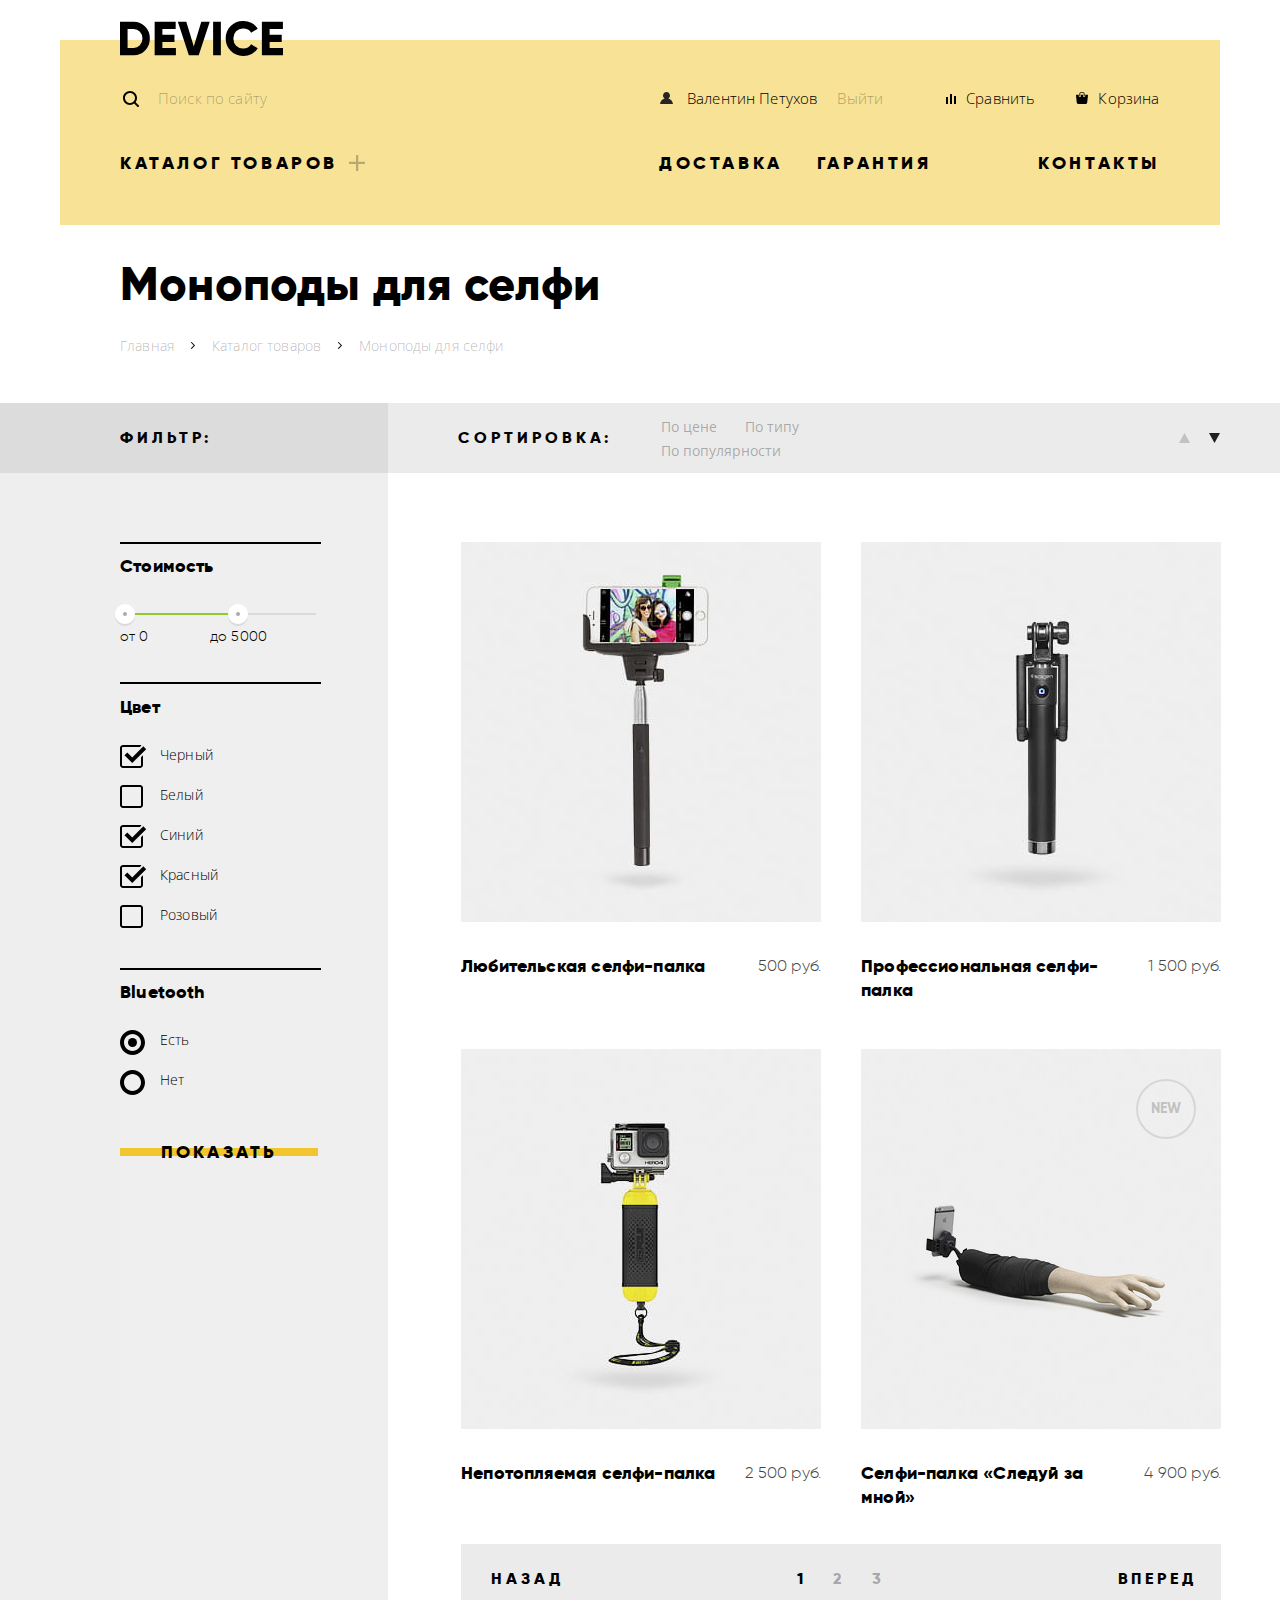
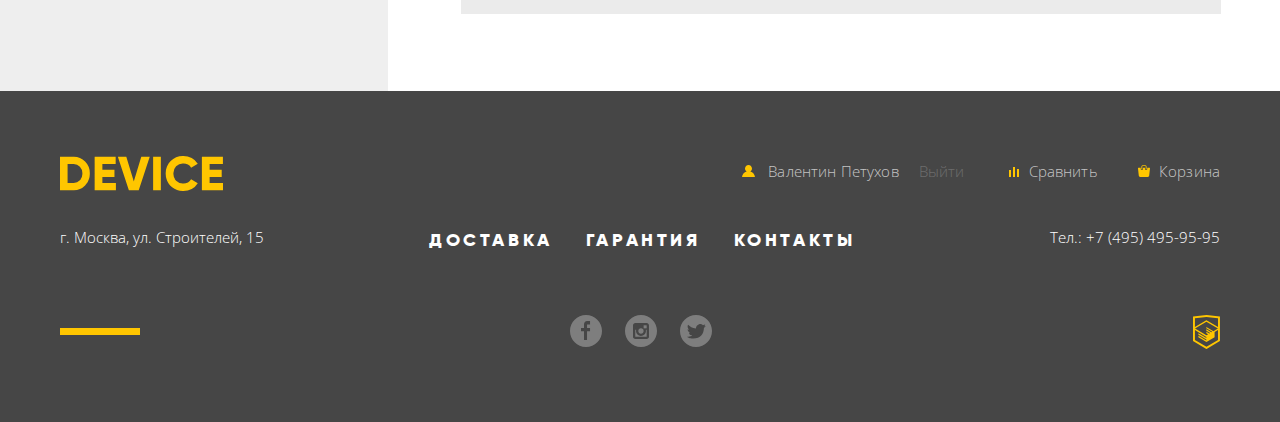
<file: device/catalog.html>
<!DOCTYPE html>
<html lang="ru">

<head>
  <meta charset="utf-8">
  <title>Девайс</title>
  <link href="css/normalize.css" rel="stylesheet" />
  <link href="https://fonts.googleapis.com/css?family=Open+Sans:300,400&amp;subset=cyrillic" rel="stylesheet">
  <link href="css/min.style.css" rel="stylesheet" />
</head>

<body class="catalog-page">
  <div class="main-container">
    <header class="main-header">
      <a class="logo-link" href="index.html">
        <img class="main-logo" src="img/logo.svg" width="163" height="35" alt="Логотип Device" />
      </a>
      <ul class="user-navigation">
        <li class="user-navigation-item">
          <form class="search-form" method="post" action="https://echo.htmlacademy.ru">
            <input class="search-form-input" type="search" name="search" placeholder="Поиск по сайту" />
            <button type="submit" class="search-form-button">Найти</button>
          </form>
        </li>
        <li class="user-navigation-item">
          <a class="user-navigation-link profile-link" href="#">
            Валентин Петухов
          </a>
          <a class="user-navigation-link login-link" href="#">Выйти</a>
        </li>
        <li class="user-navigation-item">
          <a class="user-navigation-link compare-link" href="#">
            Сравнить
          </a>
        </li>
        <li class="user-navigation-item">
          <a class="user-navigation-link cart-link" href="#">
            Корзина
          </a>
        </li>
      </ul>
      <nav class="main-nav">
        <ul class="nav-list">
          <li class="nav-item">
            <a class="nav-link nav-catalog" href="#">Каталог товаров</a>
            <ul class="nav-catalog-list">
              <li class="nav-catalog-item">
                <a class="nav-catalog-link" href="#">Виртуальная реальность</a>
              </li>
              <li class="nav-catalog-item">
                <a class="nav-catalog-link nav-catalog-current-link">Моноподы для селфи</a>
              </li>
              <li class="nav-catalog-item">
                <a class="nav-catalog-link" href="#">Экшн-камеры</a>
              </li>
              <li class="nav-catalog-item">
                <a class="nav-catalog-link" href="#">Фитнес-браслеты</a>
              </li>
              <li class="nav-catalog-item">
                <a class="nav-catalog-link" href="#">Умные часы</a>
              </li>
              <li class="nav-catalog-item">
                <a class="nav-catalog-link" href="#">Квадрокоптеры</a>
              </li>
            </ul>
          </li>
          <li class="nav-item"><a class="nav-link delivery-link" href="#">Доставка</a></li>
          <li class="nav-item"><a class="nav-link guarantee-link" href="#">Гарантия</a></li>
          <li class="nav-item"><a class="nav-link contacts-link" href="#">Контакты</a></li>
        </ul>
      </nav>
    </header>
  </div>

  <main class="main">
    <div class="main-container">

      <h1 class="main-heading">Моноподы для селфи</h1>
      <section class="breadcrumbs">
        <h2 class="visually-hidden">Меню страницы</h2>
        <ul class="breadcrumbs-list">
          <li class="breadcrumbs-item"><a class="breadcrumbs-link" href="index.html">Главная</a></li>
          <li class="breadcrumbs-item"><a class="breadcrumbs-link" href="#">Каталог товаров</a></li>
          <li class="breadcrumbs-item"><a class="breadcrumbs-link breadcrumbs-current">Моноподы для селфи</a></li>
        </ul>
      </section>

    </div>

    <div class="main-content-container">

      <div class="catalog-headers">
        <div class="main-container">

          <h2 class="filter-header">Фильтр:</h2>
          <section class="sort">
            <h2>Сортировка:</h2>
            <ul class="sort-list">
              <li class="sort-item current-sort-item"><a class="sort-item-link" href="#">По цене</a></li>
              <li class="sort-item"><a class="sort-item-link" href="#">По типу</a></li>
              <li class="sort-item"><a class="sort-item-link" href="#">По популярности</a></li>
            </ul>
            <ul class="order-list">
              <li class="order-item order-item-up">
                <a href="#" class="order-item-link" aria-label="Переключить сортировку по возрастанию"></a>
              </li>
              <li class="order-item order-item-down">
                <a href="#" class="order-item-link" aria-label="Переключить сортировку по убыванию"></a>
              </li>
            </ul>
          </section>

        </div>
      </div>


      <div class="catalog-page-content">
        <div class="main-container">

          <aside class="form">
            <form class="filter" method="post" action="https://echo.htmlacademy.ru">
              <div class="filter-block range-div">
                <label>Стоимость</label>
                <div class="filter-range">
                  <button type="button" class="range-button range-left" aria-label="Минимальная цена"></button>
                  <button type="button" class="range-button range-right" aria-label="Максимальная цена"></button>
                  <div class="range-field"></div>
                </div>
                <span>от 0</span>
                <span>до 5000</span>
              </div>
              <fieldset class="filter-block color">
                <legend>Цвет</legend>
                <ul class="filter-list">
                  <li class="filter-option">
                    <input class="filter-input filter-input-checkbox visually-hidden" type="checkbox" name="black" id="filter-black" checked>
                    <label for="filter-black">Черный</label>
                  </li>
                  <li class="filter-option">
                    <input class="filter-input filter-input-checkbox visually-hidden" type="checkbox" name="white" id="filter-white">
                    <label for="filter-white">Белый</label>
                  </li>
                  <li class="filter-option">
                    <input class="filter-input filter-input-checkbox visually-hidden" type="checkbox" name="blue" id="filter-blue" checked>
                    <label for="filter-blue">Синий</label>
                  </li>
                  <li class="filter-option">
                    <input class="filter-input filter-input-checkbox visually-hidden" type="checkbox" name="red" id="filter-red" checked>
                    <label for="filter-red">Красный</label>
                  </li>
                  <li class="filter-option">
                    <input class="filter-input filter-input-checkbox visually-hidden" type="checkbox" name="pink" id="filter-pink">
                    <label for="filter-pink">Розовый</label>
                  </li>
                </ul>
              </fieldset>
              <fieldset class="filter-block bluetooth">
                <legend>Bluetooth</legend>
                <ul class="filter-list">
                  <li class="filter-option">
                    <input class="filter-input filter-input-radio visually-hidden" type="radio" name="radio" id="filter-true" checked>
                    <label for="filter-true">Есть</label>
                  </li>
                  <li class="filter-option">
                    <input class="filter-input filter-input-radio visually-hidden" type="radio" name="radio" id="filter-false">
                    <label for="filter-false">Нет</label>
                  </li>
                </ul>
              </fieldset>
              <button class="button filter-button" type="submit">Показать</button>
            </form>
          </aside>

          <div class="content-container">
            <section class="catalog">
              <h2 class="visually-hidden">Каталог</h2>
              <ul class="catalog-list">
                <li class="catalog-item">
                  <article class="catalog-item-block">
                    <a class="catalog-item-link" href="#">
                      <img src="img/item-1.jpg" width="360" height="380" alt="Любительская селфи-палка">
                    </a>
                    <div class="catalog-description-wrapper">
                      <h1 class="catalog-item-description"><a href="#">Любительская селфи-палка</a></h1>
                      <span class="catalog-item-price">500 руб.</span>
                    </div>
                    <div class="catalog-item-hover">
                      <a class="button catalog-button" href="#">В корзину</a>
                      <a class="catalog-compare-link" href="#">Добавить к сравнению</a>
                    </div>
                  </article>
                </li>

                <li class="catalog-item">
                  <article class="catalog-item-block">
                    <a class="catalog-item-link" href="#">
                      <img src="img/item-2.jpg" width="360" height="380" alt="Профессиональная селфи-палка">
                    </a>
                    <div class="catalog-description-wrapper">
                      <h1 class="catalog-item-description"><a href="#">Профессиональная селфи-палка</a></h1>
                      <span class="catalog-item-price">1 500 руб.</span>
                    </div>
                    <div class="catalog-item-hover">
                      <a class="button catalog-button" href="#">В корзину</a>
                      <a class="catalog-compare-link" href="#">Добавить к сравнению</a>
                    </div>
                  </article>
                </li>

                <li class="catalog-item">
                  <article class="catalog-item-block">
                    <a class="catalog-item-link" href="#">
                      <img src="img/item-3.jpg" width="360" height="380" alt="Непотопляемая селфи-палка">
                    </a>
                    <div class="catalog-description-wrapper">
                      <h1 class="catalog-item-description"><a href="#">Непотопляемая селфи-палка</a></h1>
                      <span class="catalog-item-price">2 500 руб.</span>
                    </div>
                    <div class="catalog-item-hover">
                      <a class="button catalog-button" href="#">В корзину</a>
                      <a class="catalog-compare-link" href="#">Добавить к сравнению</a>
                    </div>
                  </article>
                </li>

                <li class="catalog-item">
                  <article class="catalog-item-block">
                    <a class="catalog-item-link" href="#">
                      <img src="img/item-4.jpg" width="360" height="380" alt="Селфи-палка &laquo;Следуй за мной&raquo;">
                      <span class="catalog-item-new">New</span>
                    </a>
                    <div class="catalog-description-wrapper">
                      <h1 class="catalog-item-description"><a href="#">Селфи-палка &laquo;Следуй за мной&raquo;</a></h1>
                      <span class="catalog-item-price">4 900 руб.</span>
                    </div>
                    <div class="catalog-item-hover">
                      <a class="button catalog-button" href="#">В корзину</a>
                      <a class="catalog-compare-link" href="#">Добавить к сравнению</a>
                    </div>
                  </article>
                </li>
              </ul>
            </section>

            <section class="pages">
              <h2 class="visually-hidden">Страницы</h2>
              <ul class="pages-list">
                <li class="pages-item">
                  <a class="pages-item-link">Назад</a>
                </li>
                <li class="pages-item">
                  <a class="pages-item-link current-page">1</a>
                </li>
                <li class="pages-item">
                  <a class="pages-item-link" href="#">2</a>
                </li>
                <li class="pages-item">
                  <a class="pages-item-link" href="#">3</a>
                </li>
                <li class="pages-item">
                  <a class="pages-item-link" href="#">Вперед</a>
                </li>
              </ul>
            </section>
          </div>

        </div>
      </div>

    </div>
  </main>

  <footer class="main-footer">
    <div class="main-container">
      <div class="footer-block">
        <div class="logo-link-wrapper">
          <a class="logo-link" href="index.html">
            <svg class="main-logo" xmlns="http://www.w3.org/2000/svg" width="163" height="35" viewBox="0 0 163 35">
              <defs>
                <style>
                  .cls-1 {
                    fill-rule: evenodd
                  }
                </style>
              </defs>
              <path id="_-e-logo" d="M-.151.702v33.6h13.532a15.72 15.72 0 0 0 11.72-4.824 16.458 16.458 0 0 0 4.712-11.976 16.458 16.458 0 0 0-4.712-11.976A15.723 15.723 0 0 0 13.381.702H-.151zM7.582 26.91V8.091h5.8a8.646 8.646 0 0 1 6.5 2.568 9.407 9.407 0 0 1 2.489 6.84 9.406 9.406 0 0 1-2.489 6.84 8.642 8.642 0 0 1-6.5 2.568h-5.8zm34.8-5.952h12.082v-7.3H42.378V8.091h13.291V.702H34.645v33.6H55.91V26.91H42.378v-5.952zm36.343 13.344L89.744.702h-8.458l-7.491 24.72L66.304.702h-8.457l11.019 33.6h9.859zm14.4 0h7.733V.702h-7.733v33.6zm38.615-1.416a15.506 15.506 0 0 0 6.041-5.688l-6.67-3.84a7.482 7.482 0 0 1-3.165 3.024 9.87 9.87 0 0 1-4.664 1.1 9.595 9.595 0 0 1-7.177-2.736 9.909 9.909 0 0 1-2.682-7.248 9.909 9.909 0 0 1 2.682-7.248 9.595 9.595 0 0 1 7.177-2.736 9.897 9.897 0 0 1 4.639 1.08 7.592 7.592 0 0 1 3.19 3.048l6.67-3.84a15.873 15.873 0 0 0-6.09-5.688 17.42 17.42 0 0 0-8.409-2.088c-9.779-.272-17.797 7.691-17.591 17.472-.208 9.781 7.809 17.747 17.588 17.476a17.52 17.52 0 0 0 8.458-2.088zm17.881-11.928h12.082v-7.3h-12.085V8.091h13.29V.702h-21.023v33.6h21.265V26.91h-13.532v-5.952z"
                  class="cls-1" data-name="-e-logo" />
            </svg>
          </a>
        </div>
        <ul class="user-navigation">
          <li class="user-navigation-item">
            <a class="user-navigation-link profile-link" href="#">
              <svg class="user-navigation-icon user-icon" xmlns="http://www.w3.org/2000/svg" xmlns:xlink="http://www.w3.org/1999/xlink" x="0px" y="0px" width="13px" height="12px" viewBox="0 0 13 12" enable-background="new 0 0 13 12" xml:space="preserve">
                <path d="M0.032,12h12.937c-0.163-2.643-2.074-4.837-4.671-5.543C9.306,5.846,9.985,4.75,9.985,3.485
                  C9.985,1.561,8.425,0,6.5,0S3.015,1.561,3.015,3.485c0,1.264,0.68,2.361,1.688,2.972C2.106,7.163,0.194,9.357,0.032,12z" />
              </svg>
              Валентин Петухов
            </a>
            <a class="user-navigation-link login-link" href="#">Выйти</a>
          </li>
          <li class="user-navigation-item">
            <a class="user-navigation-link compare-link" href="#">
              <svg class="user-navigation-icon compare-icon" xmlns="http://www.w3.org/2000/svg" xmlns:xlink="http://www.w3.org/1999/xlink" x="0px" y="0px" width="10px" height="10px" viewBox="0 0 10 10" enable-background="new 0 0 10 10" xml:space="preserve">
                <rect x="8" y="2" width="1.984" height="8" />
                <rect y="3" width="1.984" height="7" />
                <rect x="4" width="2" height="10" />
              </svg>
              Сравнить
            </a>
          </li>
          <li class="user-navigation-item">
            <a class="user-navigation-link cart-link" href="#">
              <svg class="user-navigation-icon cart-icon" xmlns="http://www.w3.org/2000/svg" xmlns:xlink="http://www.w3.org/1999/xlink" x="0px" y="0px" width="12px" height="12px" viewBox="0 0 12 12" enable-background="new 0 0 12 12" xml:space="preserve">
                <g>
                  <path d="M11.864,3.017c-0.082-0.098-0.203-0.154-0.327-0.154H9.225V4.09c0,0.563-0.484,1.022-1.08,1.022
                    c-0.594,0-1.078-0.458-1.078-1.022V2.863H4.909V4.09c0,0.563-0.485,1.022-1.08,1.022c-0.595,0-1.078-0.458-1.078-1.022V2.863H0.438
                    c-0.125,0-0.243,0.056-0.327,0.154C0.028,3.115-0.012,3.245,0.003,3.375l0.776,7.134c0.015,0.806,0.642,1.455,1.411,1.455h7.595
                    c0.77,0,1.396-0.649,1.411-1.455l0.776-7.134C11.987,3.245,11.946,3.115,11.864,3.017z" />
                  <path d="M3.829,4.499c0.239,0,0.433-0.184,0.433-0.409V1.84c0-0.632,0.672-1.022,1.295-1.022h1.079
                    c0.655,0,1.078,0.401,1.078,1.022v2.25c0,0.225,0.194,0.409,0.431,0.409c0.239,0,0.433-0.184,0.433-0.409V1.84
                    C8.577,0.773,7.761,0,6.636,0H5.557C4.367,0,3.398,0.826,3.398,1.84v2.25C3.398,4.315,3.592,4.499,3.829,4.499z" />
                </g>
              </svg>
              Корзина
            </a>
          </li>
        </ul>
      </div>
      <div class="footer-block">
        <div class="address-wrapper">
          <p class="address">г. Москва, ул. Строителей, 15</p>
        </div>
        <ul class="footer-nav-list">
          <li class="nav-item"><a class="nav-link footer-nav-link delivery-link" href="#">Доставка</a></li>
          <li class="nav-item"><a class="nav-link footer-nav-link guarantee-link" href="#">Гарантия</a></li>
          <li class="nav-item"><a class="nav-link footer-nav-link contacts-link" href="#">Контакты</a></li>
        </ul>
        <div class="phone-number-wrapper">
          <p class="phone-number">Тел.: <a class="phone-number-link" href="tel:+74954959595">+7 (495) 495-95-95</a></p>
        </div>
      </div>
      <div class="footer-block">
        <section class="footer-social">
          <h2 class="visually-hidden">Социальные сети</h2>
          <ul class="footer-social-list">
            <li class="footer-social-item">
              <a class="footer-social-link facebook" title="Фейсбук" href="https://www.facebook.com/" aria-label="Ссылка на фейсбук">
              </a>
            </li>
            <li class="footer-social-item">
              <a class="footer-social-link instagram" title="Инстаграм" href="https://www.instagram.com" aria-label="Ссылка на инстаграм">
              </a>
            </li>
            <li class="footer-social-item">
              <a class="footer-social-link twitter" title="Твиттер" href="https://twitter.com/" aria-label="Ссылка на твиттер">
              </a>
            </li>
          </ul>
        </section>
        <div class="academy-wrapper">
          <a class="academy-link" href="https://htmlacademy.ru/intensive/htmlcss" aria-label="HTML Academy">
            <svg class="academy-logo-icon" version="1.1" xmlns="http://www.w3.org/2000/svg" xmlns:xlink="http://www.w3.org/1999/xlink" x="0px" y="0px" width="26.943px" height="34.09px" viewBox="0 0 26.943 34.09" enable-background="new 0 0 26.943 34.09"
                xml:space="preserve">
              <path d="M13.62,0.017L13.472,0L0,1.412v24.661l13.473,8.017l13.43-7.99l0.042-0.025V1.412L13.62,0.017z M25.019,12.127L13.495,5.334 L13.494,5.23l-0.087,0.05l-0.088-0.056v0.109L1.925,12.118V3.147l11.548-1.212l11.547,1.212V12.127z M13.405,6.787L24.923,13.5 l-4.479,2.64l-7.093-4.221l-0.014,1.415l5.904,3.513l-0.86,0.507l-5.03-2.992l-0.014,1.415l3.827,2.275l-0.782,0.523l-3.031-1.787 l-0.014,1.413l1.853,1.091l-1.8,1.081L2.034,13.622L13.405,6.787z M1.925,15.127l11.411,6.791l0.016,1.044L5.41,18.234L5.395,19.65 l7.979,4.795l0.018,1.076l-7.973-4.74l-0.013,1.414l8.021,4.822l0.046,0.025l8.143-4.872l-0.011-5.177l3.415-2.036v10.021 L13.472,31.85L1.925,24.979V15.127z" />
            </svg>
          </a>
        </div>
      </div>
    </div>
  </footer>

</body>

</html>
</file>
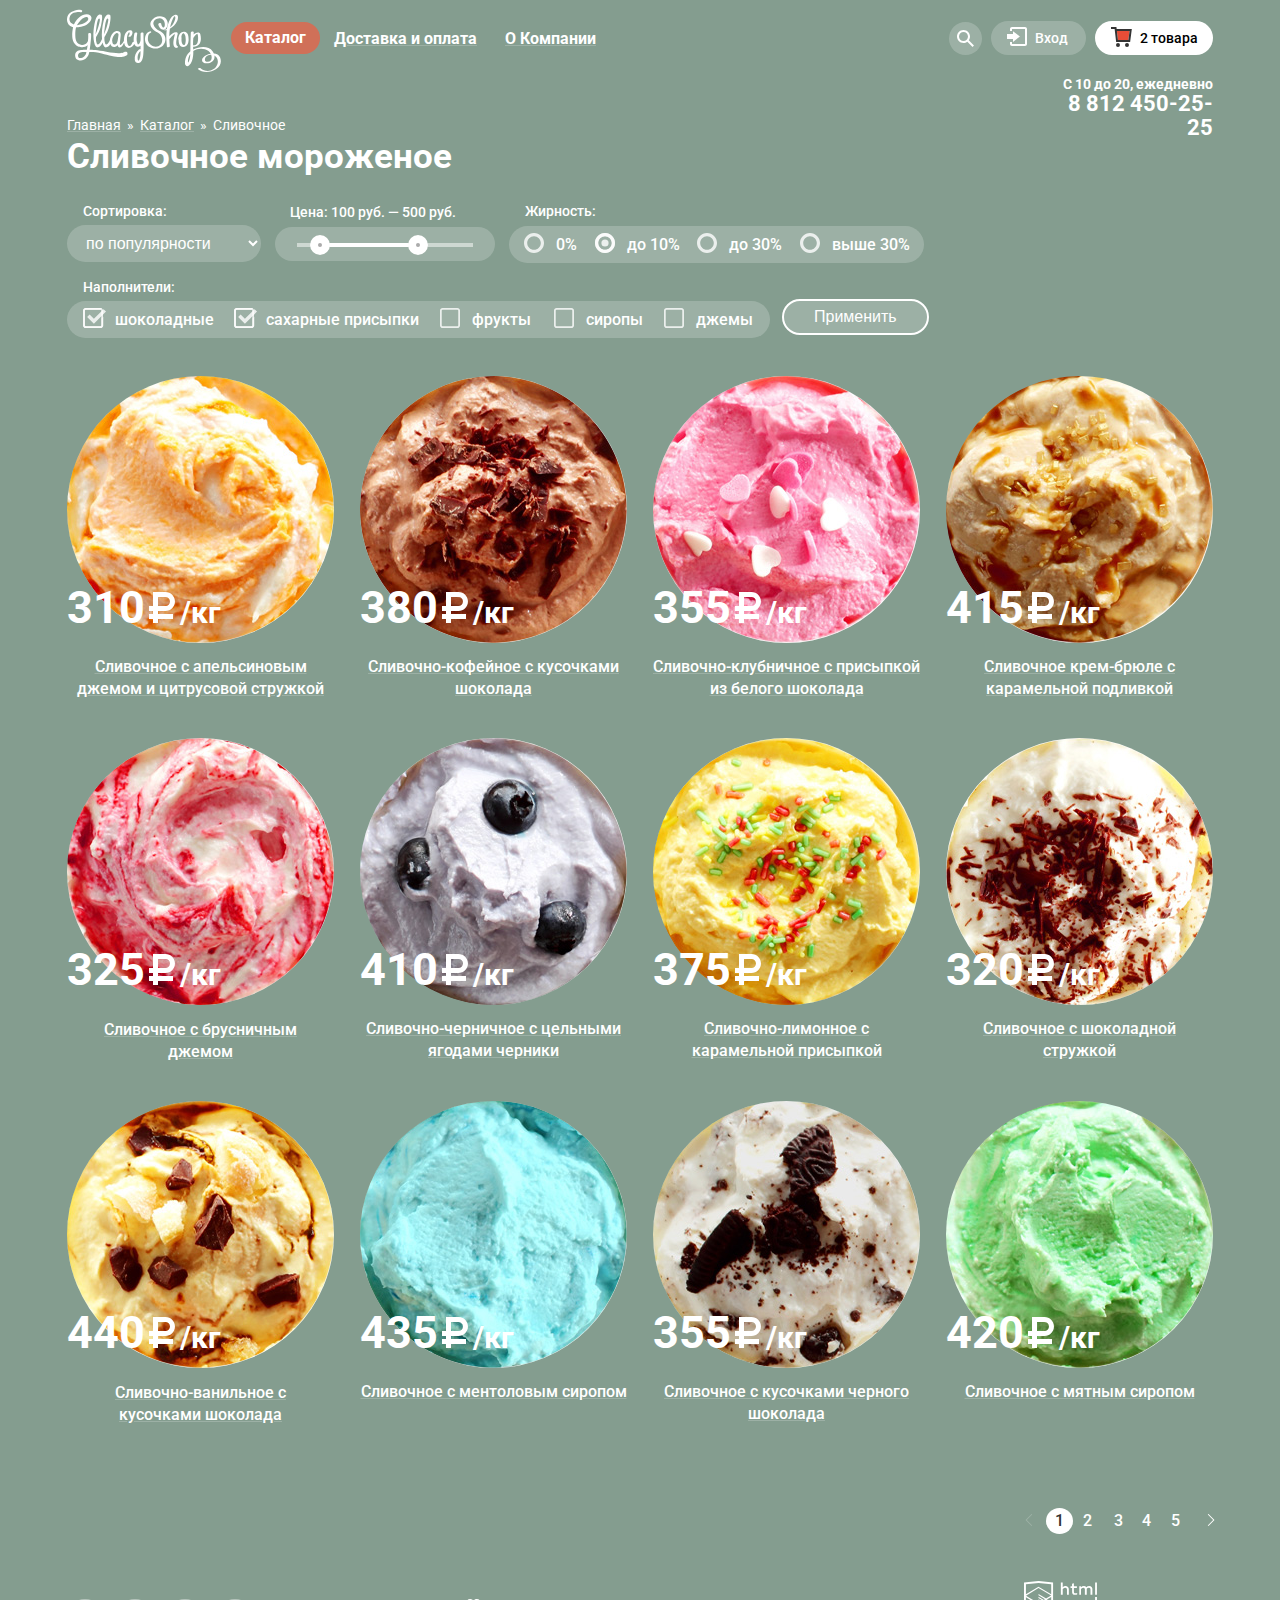
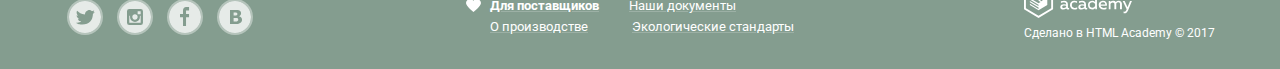
<file: gllacy/catalog.html>
<!DOCTYPE html>
<html lang="ru">
	<head>
		<meta charset="utf-8">
		<title>Глейси</title>
      <link href="https://fonts.googleapis.com/css?family=Roboto:300,400,500,700,900&amp;subset=cyrillic" rel="stylesheet"> 
      <link href="css/style.min.css" rel="stylesheet">
	</head>
	<body class="inner-page">
		<div class="wrapper">
			<div class="site-wrapper">
				<header class="main-header">
					<nav class="main-navigation">
						<a class="main-header-logo" href="index.html">
							<img src="img/logo.svg" width="154" height="64" alt="Логотип магазина 'Gllacy'">	
						</a>
						<ul class="site-navigation">
							<li>
								<a class="current-link" href="#">Каталог</a>
								<ul class="submenu">
									<li><a href="#">Новинки</a></li>
									<li><a class="current-sublink" href="catalog.html">Сливочное</a></li>
									<li><a href="#">Щербеты</a></li>
									<li><a href="#">Фруктовый лед</a></li>
									<li><a href="#">Мелорин</a></li>
								 </ul>
							</li>
							<li><a href="#">Доставка и оплата</a></li>
							<li><a href="#">О Компании</a></li>
						</ul>
						<div class="user-navigation">
							<div class="search">
								<a class="search-link" title="Поиск" href="#"></a>

								<form class="search-form" method="post" action="#">
									<input type="search" name="search" placeholder="Что ищем?">
								</form>

							</div>
							<div class="enter">
								<a class="enter-link" title="Вход" href="#">Вход</a>

								<form class="enter-form" method="post" action="#">
									<input type="email" name="enter-email" placeholder="Электронная почта">
									<input type="password" name="password" placeholder="Пароль">
									<div class="enter-wrapper">
										<button class="enter-button button-class" type="submit">Войти</button>
										<div class="enter-links">
											<a href="#">Забыли пароль?</a>
											<a href="#">Новая регистрация</a>
										</div>
									</div>
								</form>

							</div>
							<div class="shopping-cart">
								<a class="shopping-cart-link" title="Корзина" href="#">2 товара</a>
								<div class="shopping-cart-wrapper">                <table class="shopping-cart-table">
										<tr>
											<td>
												<a class="cart-close-button">
													<img src="img/cross-small.svg" width="11" height="11" alt="Удалить из корзины">
												</a>
											</td>
											<td>
												<img src="img/icecream-hit-1-small.jpg" width="33" height="33" alt="Хит-мороженое: сливочное с апельcиновым джемом и цитрусовой стружкой">
											</td>
											<td>
												<p>Пломбир с апельсиновым джемом</p>
											</td>
											<td><p>1,5 кг х <span class="cart-price">200 руб.</span></p></td>
											<td><p>300 руб.</p></td>
										</tr>
										<tr>
											<td>
												<a class="cart-close-button">
													<img src="img/cross-small.svg" width="11" height="11" alt="Удалить из корзины">
												</a>
											</td>
											<td>
												<img src="img/icecream-hit-3-small.jpg" width="33" height="33" alt="Хит-мороженое: сливочно-клубничное с присыпкой из белого шоколада">
											</td>
											<td>
												<p>Клубничный пломбир с присыпкой из белого шоколада</p>
											</td>
											<td><p>1,5 кг х <span class="cart-price">300 руб.</span></p></td>
											<td><p>450 руб.</p></td>
										</tr>
									</table>
									<div class="shopping-cart-line"></div>
									<p class="cart-total">Итого: 750 руб.</p>
									<a class="button">Оформить заказ</a>
								</div>
							</div>
						</div>
					</nav>
					<div class="timetable">
						<p>С 10 до 20, ежедневно<br>
							<a href="tel:+78124502525"><b>8 812 450-25-25</b></a>
						</p>
					</div>
				</header>

				<main class="main-container">

					<section class="breadcrumbs">
						<h1 class="visually-hidden">Меню страницы</h1>
						<ul class="breadcrumbs-list">
							<li><a href="index.html">Главная </a></li>
							<li>&nbsp;&nbsp;&raquo;&nbsp;&nbsp;</li>
							<li><a href="#">Каталог</a></li>
							<li>&nbsp;&nbsp;&raquo;&nbsp;&nbsp;</li>
							<li><a class="breadcrumbs-current">Сливочное</a></li>
						</ul>
					</section>

					<h1 class="page-header">Сливочное мороженое</h1>

					<form class="filter" method="post" action="#">
						<div class="select-div">
						<label for="sort">Сортировка:</label>
						<select class="filter-select" name="sort" id="sort">
							<option value="по популярности" selected>по популярности</option>
							<option value="Сначала недорогие">Сначала недорогие</option>
							<option value="Сначала дорогие">Сначала дорогие</option>
							<option value="По жирности">По жирности</option>
						</select>
						</div>
						<div class="range-div">
						<label>Цена: 100 руб. &mdash; 500 руб.</label>
						<div class="range" id="range">
						<div class="filter-range">
							<button type="button" class="range-left"></button>
							<button type="button" class="range-right"></button>
							<div class="range-field"></div>
						</div>
						</div>
						</div>
						<fieldset class="fatness">
							<legend>Жирность:</legend>
							<ul>
								<li class="filter-option">
									<input class="visually-hidden filter-input filter-input-radio" type="radio" name="radio" id="filter-zero">
									<label for="filter-zero">0%</label>
								</li>
								<li class="filter-option">
									<input class="visually-hidden filter-input filter-input-radio" type="radio" name="radio" id="filter-to-ten" checked>
									<label for="filter-to-ten">до 10%</label>
								</li>
								<li class="filter-option">
									<input class="visually-hidden filter-input filter-input-radio" type="radio" name="radio" id="filter-to-thirty">
									<label for="filter-to-thirty">до 30%</label>
								</li>
								<li class="filter-option">
									<input class="visually-hidden filter-input filter-input-radio" type="radio" name="radio" id="filter-over-thirty">
									<label for="filter-over-thirty">выше 30%</label>
								</li>
							</ul>
						</fieldset>
						<fieldset class="filler">
							<legend>Наполнители:</legend>
							<ul>
								<li class="filter-option">
									<input class="visually-hidden filter-input filter-input-checkbox" type="checkbox" name="chocolate" id="filter-chocolate" checked>
									<label for="filter-chocolate">шоколадные</label>
								</li>
								<li class="filter-option">
									<input class="visually-hidden filter-input filter-input-checkbox" type="checkbox" name="sugar-powder" id="filter-sugar-powder" checked>
									<label for="filter-sugar-powder">сахарные присыпки</label>
								</li>
								<li class="filter-option">
									<input class="visually-hidden filter-input filter-input-checkbox" type="checkbox" name="fruits" id="filter-fruits">
									<label for="filter-fruits">фрукты</label>
								</li>
								<li class="filter-option">
									<input class="visually-hidden filter-input filter-input-checkbox" type="checkbox" name="syrup" id="filter-syrup">
									<label for="filter-syrup">сиропы</label>
								</li>
								<li class="filter-option">
									<input class="visually-hidden filter-input filter-input-checkbox" type="checkbox" name="jam" id="filter-jam">
									<label for="filter-jam">джемы</label>
								</li>
							</ul>
						</fieldset>
						<button class="filter-button" type="submit">Применить</button>
					</form>

					<section class="catalog">
						<h1 class="visually-hidden">Каталог</h1>
						<ul class="catalog-items">
							<li class="catalog-list-item">
								<div class="catalog-item-block">
									<a class="catalog-item" href="#">
										<img src="img/icecream-hit-1.jpg" width="267" height="267" alt="Хит-мороженое: сливочное с апельcиновым джемом и цитрусовой стружкой">
									</a>
									<p class="catalog-item-price">310<span class="visually-hidden">рублей</span><span class="catalog-item-weight">/кг</span></p>
									<a class="catalog-item-description" href="#">Сливочное с апельсиновым джемом и цитрусовой стружкой</a>
									<a class="button catalog-button" href="#">Быстрый просмотр</a>
								</div>
							</li>

							<li class="catalog-list-item">
								<div class="catalog-item-block">
									<a class="catalog-item" href="#">
										<img src="img/icecream-hit-2.jpg" width="267" height="267" alt="Хит-мороженое: сливочно-кофейное с кусочками шоколада">
									</a>
									<p class="catalog-item-price">380<span class="visually-hidden">рублей</span><span class="catalog-item-weight">/кг</span></p>
									<a class="catalog-item-description" href="#">Сливочно-кофейное с кусочками шоколада</a>
									<a class="button catalog-button" href="#">Быстрый просмотр</a>
								</div>
							</li>

							<li class="catalog-list-item">
								<div class="catalog-item-block">
									<a class="catalog-item" href="#">
										<img src="img/icecream-hit-3.jpg" width="267" height="267" alt="Хит-мороженое: сливочно-клубничное с присыпкой из белого шоколада">
									</a>
									<p class="catalog-item-price">355<span class="visually-hidden">рублей</span><span class="catalog-item-weight">/кг</span></p>
									<a class="catalog-item-description" href="#">Сливочно-клубничное с присыпкой из белого шоколада</a>
									<a class="button catalog-button" href="#">Быстрый просмотр</a>
								</div>
							</li>

							<li class="catalog-list-item">
								<div class="catalog-item-block">
									<a class="catalog-item" href="#">
										<img src="img/icecream-hit-4.jpg" width="267" height="267" alt="Хит-мороженое: сливочное крем-брюле с карамельной подливкой">
									</a>
									<p class="catalog-item-price">415<span class="visually-hidden">рублей</span><span class="catalog-item-weight">/кг</span></p>
									<a class="catalog-item-description" href="#">Сливочное крем-брюле с карамельной подливкой</a>
									<a class="button catalog-button" href="#">Быстрый просмотр</a>
								</div>
							</li>

							<li class="catalog-list-item">
								<div class="catalog-item-block">
									<a class="catalog-item" href="#">
										<img src="img/icecream-5.jpg" width="267" height="267" alt="Мороженое сливочное с брусничным джемом">
									</a>
									<p class="catalog-item-price">325<span class="visually-hidden">рублей</span><span class="catalog-item-weight">/кг</span></p>
									<a class="catalog-item-description" href="#">
										<div class="description-width">
										Сливочное с брусничным джемом
										</div>
									</a>
									<a class="button catalog-button" href="#">Быстрый просмотр</a>
								</div>
							</li>

							<li class="catalog-list-item">
								<div class="catalog-item-block">
									<a class="catalog-item" href="#">
										<img src="img/icecream-6.jpg" width="267" height="267" alt="Мороженое сливочно-черничное с цельными ягодами черники">
									</a>
									<p class="catalog-item-price">410<span class="visually-hidden">рублей</span><span class="catalog-item-weight">/кг</span></p>
									<a class="catalog-item-description" href="#">Сливочно-черничное с цельными ягодами черники</a>
									<a class="button catalog-button" href="#">Быстрый просмотр</a>
								</div>
							</li>

							<li class="catalog-list-item">
								<div class="catalog-item-block">
									<a class="catalog-item" href="#">
										<img src="img/icecream-7.jpg" width="267" height="267" alt="Мороженое сливочно-лимонное с карамельной присыпкой">
									</a>
									<p class="catalog-item-price">375<span class="visually-hidden">рублей</span><span class="catalog-item-weight">/кг</span></p>
									<a class="catalog-item-description" href="#">Сливочно-лимонное с карамельной присыпкой</a>
									<a class="button catalog-button" href="#">Быстрый просмотр</a>
								</div>
							</li>

							<li class="catalog-list-item">
								<div class="catalog-item-block">
									<a class="catalog-item" href="#">
										<img src="img/icecream-8.jpg" width="267" height="267" alt="Мороженое сливочное с шоколадной стружкой">
									</a>
									<p class="catalog-item-price">320<span class="visually-hidden">рублей</span><span class="catalog-item-weight">/кг</span></p>
									<a class="catalog-item-description" href="#">Сливочное с шоколадной стружкой</a>
									<a class="button catalog-button" href="#">Быстрый просмотр</a>
								</div>
							</li>

							<li class="catalog-list-item">
								<div class="catalog-item-block">
									<a class="catalog-item" href="#">
										<img src="img/icecream-9.jpg" width="267" height="267" alt="Мороженое сливочно-ванильное с кусочками шоколада">
									</a>
									<p class="catalog-item-price">440<span class="visually-hidden">рублей</span><span class="catalog-item-weight">/кг</span></p>
									<a class="catalog-item-description" href="#">
										<div class="description-width">
										Сливочно-ванильное с кусочками шоколада
										</div>
									</a>
									<a class="button catalog-button" href="#">Быстрый просмотр</a>
								</div>
							</li>

							<li class="catalog-list-item">
								<div class="catalog-item-block">
									<a class="catalog-item" href="#">
										<img src="img/icecream-10.jpg" width="267" height="267" alt="Мороженое сливочное с ментоловым сиропом">
									</a>
									<p class="catalog-item-price">435<span class="visually-hidden">рублей</span><span class="catalog-item-weight">/кг</span></p>
									<a class="catalog-item-description" href="#">Сливочное с ментоловым сиропом</a>
									<a class="button catalog-button" href="#">Быстрый просмотр</a>
								</div>
							</li>

							<li class="catalog-list-item">
								<div class="catalog-item-block">
									<a class="catalog-item" href="#">
										<img src="img/icecream-11.jpg"  width="267" height="267" alt="Мороженое сливочное с кусочками черного шоколада">
									</a>
									<p class="catalog-item-price">355<span class="visually-hidden">рублей</span><span class="catalog-item-weight">/кг</span></p>
									<a class="catalog-item-description" href="#">Сливочное с кусочками черного шоколада</a>
									<a class="button catalog-button" href="#">Быстрый просмотр</a>
								</div>
							</li>

							<li class="catalog-list-item">
								<div class="catalog-item-block">
									<a class="catalog-item" href="#">
										<img src="img/icecream-12.jpg" width="267" height="267" alt="Мороженое сливочное с мятным сиропом">
									</a>
									<p class="catalog-item-price">420<span class="visually-hidden">рублей</span><span class="catalog-item-weight">/кг</span></p>
									<a class="catalog-item-description" href="#">Сливочное с мятным сиропом</a>
									<a class="button catalog-button" href="#">Быстрый просмотр</a>
								</div>
							</li> 
						</ul>         
					</section>

					<div class="pages">
						<a class="pages-prev" href="#" title="Назад">
							<svg version="1.1" id="pages-prev" xmlns="http://www.w3.org/2000/svg" xmlns:xlink="http://www.w3.org/1999/xlink" x="0px" y="0px"
							width="8px" height="12px" viewBox="0 0 8 12" enable-background="new 0 0 8 12" xml:space="preserve">
							<path fill="#FFF" d="M7.237,5.642L1.729,0.133c-0.198-0.198-0.519-0.198-0.716,0s-0.198,0.519,0,0.716L6.163,6l-5.151,5.15
							c-0.198,0.198-0.198,0.519,0,0.717c0.099,0.099,0.229,0.148,0.358,0.148c0.129,0,0.259-0.05,0.358-0.148l5.509-5.509
							C7.436,6.16,7.436,5.84,7.237,5.642z"/>
							</svg>
						</a>
						<a class="pages-current" href="#">1</a>
						<a href="#">2</a>
						<a href="#">3</a>
						<a href="#">4</a>
						<a href="#">5</a>
						<a class="pages-next" href="#" title="Вперед">
							<svg version="1.1" id="pages-next" xmlns="http://www.w3.org/2000/svg" xmlns:xlink="http://www.w3.org/1999/xlink" x="0px" y="0px"
							width="8px" height="12px" viewBox="0 0 8 12" enable-background="new 0 0 8 12" xml:space="preserve">
							<path fill="#FFF" d="M7.237,5.642L1.729,0.133c-0.198-0.198-0.519-0.198-0.716,0s-0.198,0.519,0,0.716L6.163,6l-5.151,5.15
							c-0.198,0.198-0.198,0.519,0,0.717c0.099,0.099,0.229,0.148,0.358,0.148c0.129,0,0.259-0.05,0.358-0.148l5.509-5.509
							C7.436,6.16,7.436,5.84,7.237,5.642z"/>
							</svg>
						</a>
					</div>

				</main>

				<footer class="main-footer">
					<div class="footer-social">
						<ul>
								<li>
									<a class="social" title="Твиттер" href="#">
										<svg xmlns="http://www.w3.org/2000/svg" width="32" height="32" viewBox="0 0 32 32"><path fill="#FFF" d="M16 0C7.164 0 0 7.164 0 16c0 8.837 7.164 16 16 16 8.837 0 16-7.163 16-16 0-8.836-7.163-16-16-16zm7.944 12.809c-.251 6.516-3.463 10.832-10.992 10.702h-.486c-.447 0-4.543-.443-5.344-1.823 2.479.19 4.247-.406 5.12-1.136-1.048-.289-2.923-.461-3.251-2.848.384.104.618.221 1.299.113-1.307-.824-2.758-1.519-2.679-3.643.311.317 1.164.518 1.46.457-.768-.233-2.149-3.244-.974-4.781 1.984 1.79 4.075 3.482 7.804 3.643.227-2.214 1.24-3.699 3.168-4.325 1.84-.479 3.255.26 3.901 1.138.737-.224 1.453-.466 2.193-.685-.004.833-.569 1.463-.935 1.709.747.165 1.423-.475 1.423-.475-.184.963-1.094 1.725-1.707 1.954z"/></svg>
									</a>
								</li>
								<li>
									<a class="social" title="Инстаграм" href="#">
										<svg xmlns="http://www.w3.org/2000/svg" width="32" height="32" viewBox="0 0 32 32"><path fill="#FFF" d="M20.916 16a4.938 4.938 0 1 1-9.877 0c0-.394.051-.773.138-1.14h-.897v6.838h11.396V14.86h-.897c.086.367.137.746.137 1.14z"/><path fill="#FFF" d="M15.978 18.659c1.466 0 2.659-1.193 2.659-2.659s-1.193-2.659-2.659-2.659c-1.466 0-2.659 1.193-2.659 2.659s1.192 2.659 2.659 2.659zM18.637 10.302h3.039v3.039h-3.039z"/><path fill="#FFF" d="M16 0C7.164 0 0 7.164 0 16c0 8.837 7.164 16 16 16 8.837 0 16-7.163 16-16 0-8.836-7.163-16-16-16zm7.955 21.698a2.285 2.285 0 0 1-2.279 2.279H10.279A2.285 2.285 0 0 1 8 21.698V10.302a2.286 2.286 0 0 1 2.279-2.279h11.396a2.286 2.286 0 0 1 2.279 2.279v11.396z"/></svg>
									</a>
								</li>
								<li>
									<a class="social" title="Фейсбук" href="#">
										<svg xmlns="http://www.w3.org/2000/svg" width="32" height="32" viewBox="0 0 32 32"><path fill="#FFF" d="M16 0C7.164 0 0 7.163 0 16s7.164 16 16 16c8.837 0 16-7.164 16-16S24.837 0 16 0zm4.062 9.455h-3.021v3.444h3.021v3.445h-3.021v8.61H14.02v-8.61H11v-3.445h3.021V9.455c0-1.902 1.353-3.445 3.021-3.445h3.021v3.445z"/></svg>
									</a>
								</li>
								<li>
									<a class="social" title="Вконтакте" href="#">
										<svg xmlns="http://www.w3.org/2000/svg" width="32" height="32" viewBox="0 0 32 32"><path fill="#FFF" d="M16.637 14.495c.402-.019.719-.082.951-.188.326-.145.54-.33.641-.559.101-.229.15-.496.15-.797 0-.232-.058-.465-.174-.697-.116-.232-.322-.405-.617-.517-.264-.1-.592-.155-.984-.165a76.242 76.242 0 0 0-1.652-.014h-.339v2.965h.565c.571 0 1.057-.009 1.459-.028zM18.118 17.084c-.282-.081-.672-.125-1.166-.132a127.97 127.97 0 0 0-1.55-.009h-.79v3.493h.264c1.014 0 1.74-.003 2.18-.009a3.2 3.2 0 0 0 1.212-.245c.377-.157.633-.364.774-.625s.214-.562.214-.9c0-.446-.088-.788-.261-1.03-.17-.241-.464-.423-.877-.543z"/><path fill="#FFF" d="M16 0C7.164 0 0 7.164 0 16c0 8.837 7.164 16 16 16 8.837 0 16-7.163 16-16 0-8.836-7.163-16-16-16zm6.602 20.531a3.73 3.73 0 0 1-1.124 1.327c-.552.415-1.161.71-1.823.886s-1.501.264-2.519.264h-6.121V8.987h5.443c1.13 0 1.957.038 2.48.113a5.126 5.126 0 0 1 1.561.5c.533.27.929.632 1.189 1.087.26.455.392.975.392 1.558 0 .678-.179 1.278-.536 1.795-.358.518-.863.92-1.517 1.208v.075c.917.182 1.642.559 2.179 1.13.537.571.807 1.325.807 2.261 0 .678-.138 1.283-.411 1.817z"/></svg>
									</a></li>
							</ul>
					</div>

					<section class="footer-provider-list">
						<h1 class="visually-hidden">Для поставищиков</h1>
						<ul class="footer-provider-items">
							<li>Для поставщиков</li>
							<li><a href="documents.html">Наши документы</a></li>
							<li><a href="production.html">О производстве</a></li>
							<li><a href="eco-standarts.html">Экологические стандарты</a></li>
						</ul>
					</section>

					<div class="footer-copyright">
						<div class="footer-copyright-wrapper">
						<a class="html-academy-logo" href="https://htmlacademy.ru/intensive/htmlcss">
							<img src="img/logo-htmlacademy.svg" width="108" height="39" alt="HTML Academy">
						</a>
						<p>Сделано в <a href="https://htmlacademy.ru/intensive/htmlcss">HTML Academy</a> &copy; 2017</p>
						</div>
					</div>
				</footer> 
			</div>
		</div>
		<script src="js/script.min.js"></script>
	</body>
</html>
</file>
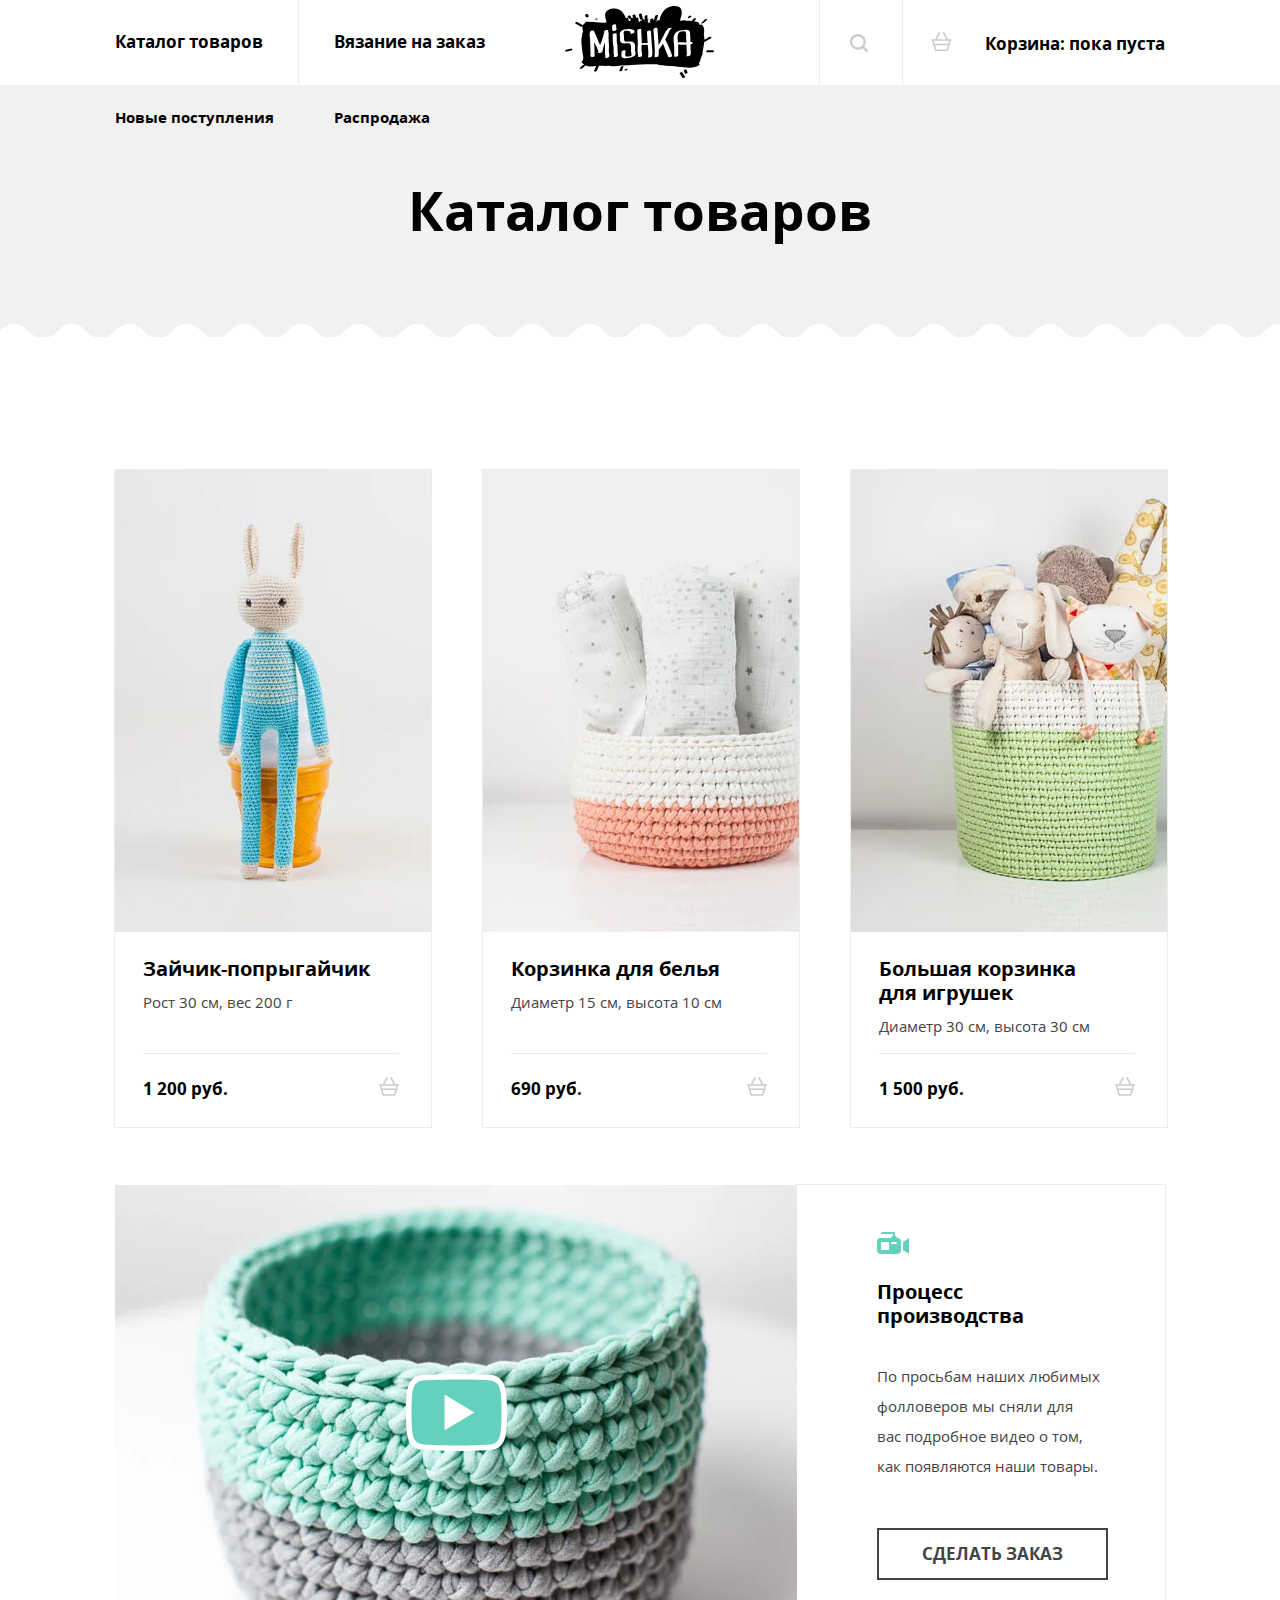
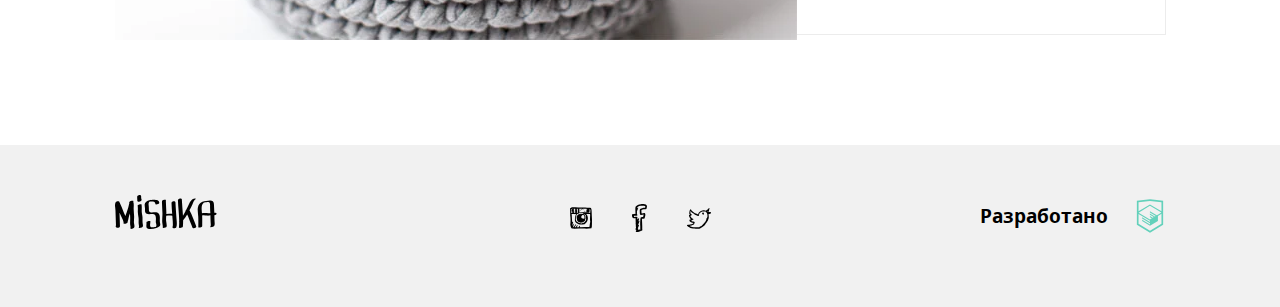
<file: mishka/catalog.html>
<!DOCTYPE html>
<html lang="ru">

  <head>
    <meta charset="utf-8">
    <meta name="viewport" content="width=device-width,initial-scale=1">
    <meta name="format-detection" content="telephone=no">
    <title>Мишка</title>
    <link rel="preload" href="fonts/opensans.woff2" as="font" type="font/woff2">
    <link rel="preload" href="fonts/opensansbold.woff2" as="font" type="font/woff2">
    <link href="css/style.min.css" rel="stylesheet">
  </head>

  <body>
    <div style="display:none">
      <svg xmlns="http://www.w3.org/2000/svg" xmlns:xlink="http://www.w3.org/1999/xlink"><symbol id="icon-cart" viewbox="264.205 370.961 20.294 18.849"><path d="M283.75 378.19h-3.151l-3.407-6.814a.75.75 0 1 0-1.341.671l3.071 6.143h-9.138l3.072-6.143a.75.75 0 0 0-1.341-.671l-3.407 6.814h-3.151a.75.75 0 0 0 0 1.5h.157l.855 2.991a.737.737 0 0 0-.316.595c0 .396.309.71.697.739l1.656 5.795h12.697l1.656-5.795a.745.745 0 0 0 .698-.739.738.738 0 0 0-.316-.596l.854-2.991h.157a.75.75 0 1 0-.002-1.499zm-4.181 10.121h-10.433l-1.224-4.284h12.881l-1.224 4.284zm1.653-5.785h-13.739l-.81-2.836h15.359l-.81 2.836z"></path></symbol><symbol id="icon-fb" viewbox="56.519 49.996 14.962 27.718"><path d="M68.181 55.188c1.026.029 1.993 0 2.681-.3.391-.818.556-1.854.619-2.989-.19-.015-.062-.337-.207-.399-.029-.202-.278-.195-.309-.398-.277-.165-.457-.422-.723-.598-.727-.162-1.44-.335-2.164-.499-.849.044-1.895-.103-2.58.1-2.619-.04-3.997 1.12-5.259 2.392-.023.078-.003.197-.105.199-.574 1.587-.125 3.621-.204 5.581.099.436.107.958.204 1.395-.998.296-2.212.387-3.402.499-.317.324-.178 1.089-.206 1.693.085.583.278 1.06.413 1.595.211.193.596.396.825.498.065.029.071.082.103.1.506.268 1.451.008 2.268.1-.136 1.978.256 3.915 0 5.68.007.327.295.382.208.798-.001.963-.067 1.99.208 2.69-.287.455-.497.982-.415 1.794.122.016.114.157.105.299-.075.47.643.175.515.698.162.456-.428.184-.413.498v.896c.53.285 1.462.182 2.268.199.908-.419 2.188-.479 2.785-1.196.459.235.916-.014 1.238-.199-.018-.315.273-.333.205-.698-.004-.328-.173-.496-.103-.896v-2.89c-.206-2.293-.048-4.938-.309-7.176.888-.105 1.917-.075 2.578-.398.357-.451.377-1.23.516-1.895.177-.226.221-.583.206-.996.19-.213.068-.729.104-1.096-.141-.595-.168-1.3-.825-1.39-.884-.235-2.043.595-2.991.299.049-1.134-.293-2.342 0-3.388.746-.181 1.446-.4 2.166-.602zm-3.818 4.783c.117.254.254.486.414.698.079.022.203.003.205.101a10.319 10.319 0 0 0 3.096-.299c0 .998-.271 1.733-.518 2.492-.662.045-1.467.3-1.958.198-.276.165-.372.506-.62.698-.049.441.142.495 0 .797-.201.137-.055.611-.205.796v1.496c.085.281-.146.258-.104.497v3.488c-.085.281.146.258.104.498v2.989c.063.271-.132.791.103.896-.07.364-.412-.021-.824.1-.528.122-.926.369-1.548.4.117-.353.32-.622.311-1.097.049-.381-.365-.312-.516-.49.193-.644.562-1.117.722-1.793.197-.515.714-1.298.31-1.794-.522-.105-.521.293-.826.398-.022.077-.002.196-.103.199-.023.077-.003.196-.103.199.01.12-.151.062 0 0 .022-.078.002-.197.103-.199.023-.077.002-.197.103-.199v-.299c.368-.575.67-1.214.826-1.993.191-.28.283-.656.412-.997.156-.262.34-.869.104-1.195-.517.033-.796.295-.93.697-.32-.189.161-.434.104-.697.138-.231.169-.566.309-.797.202-.413.564-1.304 0-1.596-.438-.023-.612.207-.723.498-.214.191-.43.383-.516.698-.373-.07-.143-.727-.206-1.097-.067-.52.122-.899 0-1.195-.56-.799-2.026-.105-3.197-.299-.108-.307-.222-.984-.104-1.195 1.045-.088 2.479.201 3.197-.199.024-.078.003-.197.104-.199.094-.723-.271-1-.515-1.396.232-.806.04-2.02.104-2.989.233-.141.328-.414.515-.598.112-.955.673-1.476.722-2.49-.273.001-.607-.055-.619.199-.302-.114-.382.479-.515.199-.112-.541.246-.626.309-.997.599-.418 1.212-.82 1.856-1.195 1.741-.244 4.648-.449 6.086.198.051.616-.287.854-.207 1.496h-1.546c-1.092.24-1.987.672-2.991.997-.24.066-.276.331-.516.398-.036.396-.225.646-.311.996-.079 1.431.133 2.589.102 3.978z"></path></symbol><symbol id="icon-feature-ball"><path d="M.286 14.069a17.244 17.244 0 0 0 .008 6.301l4.121-3.21-4.129-3.091zM24.403 1.585C19.62-.623 13.959-.559 9.149 1.992l7.513 5.625 7.741-6.032zm9.498 11.59l-4.811 3.748 4.936 3.695a17.248 17.248 0 0 0-.125-7.443zM9.209 32.414c4.844 2.534 10.724 2.65 15.73.113l-8.096-6.062-7.634 5.949zM7.914 14.433L1.681 9.767c-.32.669-.595 1.356-.825 2.056l5.308 3.974 1.75-1.364zm10.679 10.669l8.336 6.242a17.184 17.184 0 0 0 1.74-1.372l-8.326-6.234-1.75 1.364zm-7.18-13.395L4.002 6.158a17.073 17.073 0 0 0-1.269 1.723l6.931 5.189 1.749-1.363zm10.68 10.668l8.092 6.059c.471-.544.904-1.112 1.297-1.701l-7.639-5.721-1.75 1.363zM14.913 8.98L7.196 3.203a17.436 17.436 0 0 0-1.709 1.394l7.676 5.747 1.75-1.364zm10.679 10.669l6.972 5.221c.33-.662.615-1.341.855-2.033l-6.077-4.55-1.75 1.362zm.856-16.943L.88 22.626c.233.698.513 1.386.839 2.059l26.52-20.663a17.006 17.006 0 0 0-1.791-1.316zm4.295 3.918a17.418 17.418 0 0 0-.939-1.106L2.786 26.567a17.144 17.144 0 0 0 1.279 1.717l27.09-21.108c-.134-.186-.269-.37-.412-.552zm1.555 2.375L5.552 29.838c.544.501 1.114.962 1.708 1.382l25.962-20.228a17.158 17.158 0 0 0-.924-1.993z" fill="#63d1bb"></path></symbol><symbol id="icon-feature-flower" viewbox="8.014 4.35 31.972 37.301"><path fill="#63d1bb" d="M24 41.65c8.827 0 15.986-7.159 15.986-15.986C31.158 25.664 24 32.822 24 41.65zM12.641 20.78a4.442 4.442 0 0 0 4.44 4.441c.932 0 1.803-.294 2.513-.782l-.036.337c0 2.451 1.99 4.441 4.441 4.441s4.44-1.99 4.44-4.441l-.036-.337a4.396 4.396 0 0 0 2.514.782c2.451 0 4.44-1.99 4.44-4.441a4.418 4.418 0 0 0-2.54-3.997 4.434 4.434 0 0 0 2.54-3.997 4.441 4.441 0 0 0-6.954-3.659l.037-.337a4.441 4.441 0 0 0-8.881 0l.036.337a4.392 4.392 0 0 0-2.513-.781 4.442 4.442 0 0 0-4.44 4.44 4.42 4.42 0 0 0 2.54 3.997 4.42 4.42 0 0 0-2.541 3.997zM24 12.343a4.441 4.441 0 0 1 4.44 4.44 4.441 4.441 0 0 1-8.881 0c0-2.451 1.99-4.44 4.441-4.44zM8.014 25.664c0 8.827 7.158 15.986 15.986 15.986 0-8.828-7.158-15.986-15.986-15.986z"></path></symbol><symbol id="icon-feature-gift" viewbox="239.665 239.757 32.666 32.486"><path fill="#63d1bb" d="M242.56 272.243h12.504v-13.91H242.56v13.91zm28.182-23.62h-7.335c.521-.267.984-.549 1.396-.845 1.588-1.133 2.424-2.57 2.42-3.999.002-1.169-.556-2.202-1.359-2.901a4.585 4.585 0 0 0-3.016-1.121c-1.22-.001-2.352.421-3.32 1.069-1.459.979-2.606 2.451-3.424 4.067-.039.079-.078.157-.115.236a12.944 12.944 0 0 0-1.041-1.792c-.691-.985-1.523-1.86-2.497-2.511-.97-.646-2.103-1.069-3.322-1.069-1.213.004-2.323.514-3.155 1.295-.828.783-1.41 1.885-1.412 3.135-.002.73.211 1.494.649 2.188.552.872 1.424 1.628 2.633 2.248h-6.588c-.878 0-1.591.712-1.591 1.59v5.897h15.396v-7.488h1.873v7.488h15.396v-5.897a1.585 1.585 0 0 0-1.588-1.59m-22.362-2.339c-.622-.391-1-.785-1.22-1.135-.22-.354-.294-.662-.296-.963-.004-.504.248-1.042.691-1.461.437-.415 1.028-.667 1.562-.667h.013c.685 0 1.366.231 2.046.683 1.018.671 1.975 1.85 2.645 3.187.342.676.609 1.39.789 2.087-3.082-.321-5.078-1.002-6.23-1.731m10.537-1.627c.557-.797 1.21-1.466 1.887-1.916.68-.451 1.362-.683 2.047-.683h.006c.574 0 1.117.22 1.494.55.377.336.571.739.573 1.171-.004.512-.272 1.259-1.467 2.132-1.138.825-3.101 1.673-6.127 2.265a10.57 10.57 0 0 1 1.587-3.519m-1.98 27.586h12.506v-13.91h-12.506v13.91z"></path></symbol><symbol id="icon-feature-heart" viewbox="47.475 50.071 33.05 27.857"><path fill="#63d1bb" d="M80.525 58.808a8.736 8.736 0 0 0-8.736-8.736A8.727 8.727 0 0 0 64 54.865a8.727 8.727 0 0 0-7.789-4.793 8.736 8.736 0 0 0-8.736 8.736c0 9.127 14.657 19.121 16.525 19.121 1.869 0 16.525-9.95 16.525-19.121z"></path></symbol><symbol id="icon-feature-money" viewbox="46.212 56.834 46.575 27.332"><path fill="#63d1bb" d="M88.882 56.834H50.116a3.905 3.905 0 0 0-3.904 3.905V80.26a3.905 3.905 0 0 0 3.904 3.905h38.766a3.906 3.906 0 0 0 3.905-3.905V60.739a3.906 3.906 0 0 0-3.905-3.905zm-39.647 24.95V59.551h40.202v22.233H49.235z"></path><path fill="#63d1bb" d="M53.14 77.88h32.395V63.456H53.14V77.88zM69.5 65.354a5.315 5.315 0 1 1 0 10.63 5.315 5.315 0 0 1 0-10.63z"></path></symbol><symbol id="icon-feature-rocket" viewbox="612.532 500.386 54.156 23.183"><path d="M652.844 506.098c-3.647-.971-7.839-1.667-12.359-1.666a46.394 46.394 0 0 0-7.71.623l-6.784-4.668-13.456.005 5.811 6.184h8.447c-4.58 1.598-6.759 3.515-6.759 3.515l.002 3.777s2.313 1.912 6.931 3.518l-8.623-.005-5.811 6.188 13.455.002 6.816-4.692c2.261.398 4.822.647 7.681.648 4.522-.001 8.712-.697 12.36-1.667-1.176-1.775-1.915-3.743-1.918-5.877.003-2.141.738-4.112 1.917-5.885zm3.423 1.034c-1.284 1.605-1.969 3.25-1.965 4.84-.007 1.597.677 3.238 1.968 4.847 6.399-2.162 10.419-4.841 10.419-4.841s-4.019-2.68-10.422-4.846z" fill="#63d1bb"></path></symbol><symbol id="icon-flag" viewbox="-11.34 -28.346 46.68 81.691"><path fill="#63D1BB" d="M-3.561-24.455v38.9l38.9-19.451-38.9-19.449zm-7.779 77.801v-81.691h3.805v81.691h-3.805z"></path><path fill="#231F20" d="M-11.34-28.346h3.805v81.691h-3.805z"></path></symbol><symbol id="icon-htmlacademy" viewbox="0 0 60 60"><path d="M30.2 5H30L10.3 7.1v36.2L30 55l19.7-11.7V7.1L30.2 5zm17 36.8L30 52 12.8 41.8V27l17.1 10.2V39l-11.7-7v1.8L30 40.9v1.9l-11.8-7v1.8l11.8 7 11.9-7.1v-7.6l5.3-3.2v15.1zm-.1-17l-4.7 2.8-2.2 1.3-10.3-6.1v1.8l8.8 5.3h-.1l-.2.1-1.3.7-7.3-4.3v1.8l5.8 3.4-1.4.9-4.3-2.6v1.8l2.9 1.7-2.9 1.7-17-10.1 17-10.2 17.2 10zm.1-1.8L29.9 12.8 12.8 23V9.4L30 7.6l17.2 1.8V23z"></path></symbol><symbol id="icon-insta" viewbox="53.115 53.19 21.769 21.334"><path d="M74.881 65.336c-.013-2.395-.344-4.788-.303-7.135a37.854 37.854 0 0 0-.152-2.278c-.105-.3-.111-.699-.152-1.062-.26-.17-.222-.64-.456-.835-.423-.233-1.201-.114-1.744-.22-.657-.026-1.254-.115-1.899-.153-1.936-.101-3.973-.076-5.996-.076-2.001 0-3.954-.145-5.695-.379h-2.202c-.097.004-.105.098-.227.076-.599.034-1.077.188-1.595.303-.21.119-.421.235-.683.304-.136.192-.513.145-.607.379-.186.212.185.451 0 .607v.911c.173.13.027.58.075.835v.987c-.017 1.281.134 2.397.076 3.72.467 2.762.374 6.537.076 9.413.155.579.363 1.105.455 1.746.256.479.335 1.133.683 1.52.502.206 1.233.186 1.898.229.383.098.667.293 1.14.3 2.843-.21 5.496-.154 8.427-.229 2.704.24 5.802.188 8.275-.228.195-.134.128-.529.228-.76-.056-.385.207-.449.228-.759.131-2.395.164-4.789.15-7.216zm-12.982-6.225c.757-.153 1.48-.341 2.429-.304.71.076 1.287.283 1.897.456.116.184-.243.547.153.684v.076c.059.017.149.002.151.076.445.035.794.167 1.063.379.45.055.536.476 1.138.3-.091.213-.084.524-.075.835.324 1.183.475 2.81.303 4.252-.164.163-.215.442-.303.683-.311.322-.481.785-.836 1.062-.095.236-.25.408-.454.533-.116.213-.206.452-.457.53-.298.163-.577.011-.834-.076-.446.162-.904.312-1.215.607-.816-.096-1.648-.175-2.43-.304-.242-.139-.487-.273-.835-.305a1.997 1.997 0 0 0-.836-.455c-.101-.127-.337-.118-.455-.229-.198-.029-.229-.227-.456-.229-.118-.412-.443-.618-.532-1.062-.226-.331-.308-.805-.455-1.215-.043-1.434.091-2.692.379-3.796.346-.591.779-1.094 1.138-1.67.249.021.365-.09.38-.304.306.053.434-.072.684-.075.257.008.269-.309.458-.449zm-1.67-2.733c-.117-.263-.066-.691-.075-1.062-.007-.285.278-.279.304-.532-.003-.074-.093-.059-.152-.076.126-.146.701-.097.834 0 .132.537-.354.455-.531.684.011.167.322.032.456.076.029.854-.059 1.496 0 2.202h-.456c-.007.234.229.226.456.228-.059.286.092.363.075.607-.226.153-.716.042-1.062.075-.103-.594.235-1.375.151-2.202zm-.683-1.594c.088-.013.134.016.151.076.179.253.01.683-.076.911-.173-.179-.026-.682-.075-.987zm.152 1.822c-.132-.069-.168-.237-.152-.456.132.071.167.238.152.456zm0 1.367c-.058.139-.082-.045-.076-.152.058-.139.081.045.076.152zm-.152.228c.175-.024.084.219.228.227-.009.193-.283.179-.38.077.039-.112.113-.193.152-.304zm-2.354-1.216c.006-.108.013-.214-.076-.228-.073-.733.13-1.415 0-1.973.25-.155.769-.042 1.139-.077v1.139c-.088.064-.203.101-.379.077-.054.28.324.131.379.304.008.853-.056 1.777.152 2.429-.565-.059-.906.107-1.442.076.097-.612-.019-1.435.531-1.594-.012-.141-.257-.047-.304-.153zm-.531 0c-.204.021-.217-.534-.077-.607.328.006.249.501.077.607zm-.152.988c.077-.312.034-.304.075-.683.228.013.26.77-.075.683zm.228-2.05c-.263.054-.273-.266-.153-.38.263-.053.272.267.153.38zm0-1.139c.033.159-.052.201-.076.304-.176.023-.084-.219-.229-.229.025-.102.191-.062.305-.075zm-.228 3.721c.148-.031.11.345-.076.227a.363.363 0 0 0 .076-.227zm-.684-3.721c.029.259-.438.32-.379 0h.379zm-.987.076c-.034.219-.326.179-.379.379-.214-.17.084-.468.379-.379zm-.455.759c.226-.205.451-.41.684-.607-.021-.123.071-.131.076-.228h.229c.102.381-.261.296-.305.531.021.122-.072.131-.075.227.02.335.121.588.075.988-.27.008-.276.28-.607.227.022-.428-.135-.674-.077-1.138zm.076 3.265V57.29c.195-.185.396-.364.607-.532.295.489.179 1.392.455 1.897-.275.157-.75.111-1.062.229zM72.68 69.968c-.109.954-.158 1.968-.379 2.809-2.89.123-6.02.005-8.883.153-.199.045-.273-.031-.229-.229-.253 0-.258.247-.531.229.201-.336.438-.898.151-1.291-.797.013-.797.821-1.138 1.291-.686-.053-1.137.127-1.823.075.18-.705.75-1.021.911-1.745-.395-.55-.989.138-1.214.455-.204.48-.557.81-.76 1.29H57.8c.238-.469.489-.926.759-1.366.171-.512.625-.741.683-1.367-.157-.28-.42-.029-.683 0-.123.182-.272.335-.38.531-.232.376-.501.714-.684 1.14-.181.208-.335.003-.53.227-.389.271-.581.736-.988.987-.174-.06.039-.356.153-.38.045-.181-.096-.55.075-.607.063-.366.212-.647.379-.91.119-.742.521-1.199.684-1.898-.559.099-.674.643-.988.987-.212.445-.542.772-.683 1.291-.174-.131-.028-.58-.076-.836.122-.586.298-1.119.38-1.746.133-.22.173-.535.228-.834.168-.209.046-.61-.077-.761-.226.027-.374.133-.455.304-.192-.032-.193.506-.304.304-.045-2.587-.451-4.812-.456-7.438.026-.331-.183-.424-.228-.685 1.629.028 3.121.091 4.783.229-.089.139-.199.257-.304.379-.144.07-.226.173-.378.304-.604 1.653-.975 3.984-.607 6.15.229.58.589 1.029.986 1.441.907.485 1.635 1.149 2.506 1.671 1.701.361 3.84.369 5.541 0 .236-.12.484-.226.685-.38 1.364-1.242 2.753-2.459 2.961-4.859v-1.367c-.197-1.598-.688-2.905-1.747-3.644.331-.22 1.099.043 1.67.076.223.013.447.014.684 0 .408-.024.928-.055 1.443 0 .144.187.113.544.228.76-.062 1.684-.192 3.3-.152 5.087.103.454.127.986.229 1.441-.091.973-.237 1.89-.457 2.732zm.379-11.16c-.639-.12-1.232-.284-1.897-.379.072-.333.799-.01.987-.228.385-.223.295-.92.304-1.51.032-.348.114-.644.076-1.063-.401-.951-1.783-.421-2.886-.455-.225.718-.47 1.8-.304 2.657.169.49 1.024.292 1.519.456-.14.332-.688.057-.987.076-.296-.083-.707-.052-.986-.151-2.285.078-4.284.004-6.529.151.117-1.248.063-2.465-.076-3.645h3.112c-.344.364-.912.507-1.29.835-.44.244-.861.505-1.139.911.249.134.535-.245.759-.379.355-.074.479-.381.835-.455.423-.438 1.096-.625 1.67-.912.378-.022.697.013.987.077 1.283.007 2.456.126 3.796.076.614.145 1.45.069 1.974.304.107.298.231.579.305.911.008.986-.149 1.816-.23 2.723zm-5.845-3.72c.11-.047-.009-.092 0 0zm0 0c-.529.154-1.019.348-1.367.682.484-.198 1.059-.306 1.367-.682zm1.062.607c.111-.047-.007-.091 0 0zm-1.746.911c.727-.158 1.181-.591 1.746-.911-.437.019-.592.32-.987.379-.215.217-.6.26-.759.532zm-.683-.835c-.111.047.007.092 0 0zm-.683.607c.11-.046-.008-.092 0 0zm-.075.076c.063.014.07-.03.075-.076-.064-.014-.072.03-.075.076zm-.077.076c.064.014.072-.03.077-.076-.067-.013-.072.029-.077.076zm-.834.608c.346-.134.613-.348.834-.607a2.018 2.018 0 0 0-.834.607zm2.276.987c.533-.049.749-.416 1.215-.531.284-.298.784-.381.987-.76-.56.023-.766.399-1.216.531-.284.297-.751.413-.986.76zm-2.276-.987c-.317-.074-.016.227 0 0zm-.533.379c.021.021.115-.037.076-.077-.021-.02-.116.038-.076.077zm2.809.608c-.11.047.007.091 0 0zm-1.14 1.821c-.223-.231-.676-.233-.986-.379-.697-.038-1.223.093-1.746.229-.304.151-.607.304-.91.454-.266.166-.444.417-.76.532-.205.225-.352.51-.684.607-.004.223-.173.281-.304.379-.089.115-.094.312-.227.381-.007.12.036.29-.076.303.108 1.512.291 2.948.683 4.177.287.623.975.846 1.442 1.29.589.297 1.328.444 2.126.531.277-.052.553-.105.911-.076a5.088 5.088 0 0 0 2.81-1.441c.1-.281.252-.508.455-.684-.254-.671.293-1.098.455-1.59.002-1.344-.201-2.48-.607-3.415-.256-.579-.92-.751-1.366-1.139-.059-.018-.15-.003-.151-.077-.269-.136-.733-.239-1.065-.082zm-3.415 4.327c-.113-.063-.109-.244-.152-.379.256-.078.118.237.152.379zm.076.305c.041-.117.079-.006.076.075-.04.118-.079.005-.076-.075zm.456-2.051c.015-.086.075-.042.075 0-.014.087-.075.043-.075 0zm1.67-2.125c-.203.258.041.576.077.836-.305-.039-.574-.887-.077-.836zm.379 3.948c-.04-.038.055-.097.076-.076.04.038-.054.097-.076.076zm.759 2.884c.034-.109.066.008.152 0-.018.097-.15.077-.152 0zm2.201-2.581c-.233-.057-.145.208-.379.152.069-.159.118-.338.229-.455.134.019.172.13.15.303zm-1.137-3.796c.211.119.441.217.606.381.085.219.243.363.38.529.058.778.179 1.492.151 2.354-.257.099-.438.271-.683.381-.78-.006-1.358-.212-1.897-.456-.171-.259-.355-.505-.532-.759v-1.062c.17-.185.319-.391.456-.607.228-.127.508-.201.454-.607-.038-.062-.078-.124-.075-.229.158.045.245.159.379.229.323.017.41-.2.761-.154z"></path></symbol><symbol id="icon-interior" viewbox="-259.404 -19.675 40.219 62.411"><path d="M-244.227 18.283c-.286.966-.245 2.191.027 3.639.494 2.635 1.687 6.041 2.358 9.67h5.062c.696-3.641 1.949-7.05 2.471-9.683.287-1.445.33-2.66.041-3.617-.275-.899-.89-1.618-2.021-2.303h-5.997c-1.075.679-1.674 1.391-1.941 2.294zm11.832 19.995h-13.799c-1.293 0-2.299.976-2.299 2.229v2.229h18.397v-2.229c0-1.253-1.006-2.229-2.299-2.229zm7.133-55.724h-11.732c0-1.244-1.015-2.229-2.3-2.229-1.283 0-2.3.985-2.3 2.229h-11.737l-6.073 25.517c.794-.461 1.589-.992 2.632-.992 1.359 0 2.243.818 2.924 1.375.682.557 1.162.849 1.447.849.292.001.769-.287 1.451-.836.681-.548 1.564-1.358 2.915-1.358 1.349 0 2.237.806 2.919 1.354.684.549 1.161.84 1.451.84.146 0 .338-.073.58-.214.242-.141.53-.353.872-.626.512-.411 1.139-.967 1.99-1.218.284-.085.593-.136.93-.136 1.347 0 2.238.805 2.92 1.354.683.548 1.159.84 1.451.84.287-.002.766-.296 1.445-.85.684-.554 1.571-1.367 2.925-1.367 1.356 0 2.239.817 2.919 1.371.342.276.631.489.872.631.24.143.431.214.575.214.288 0 .762-.293 1.442-.854.68-.559 1.567-1.384 2.929-1.384 1.044 0 1.839.533 2.632.997l-6.079-25.507zm-10.619 51.266h-6.864c-.657 0-1.15.479-1.15 1.115 0 .635.493 1.113 1.15 1.113h6.9c.655 0 1.15-.479 1.15-1.113 0-.636-.495-1.115-1.15-1.115h-.036zm-3.414-24.484c-.146 0-.338.074-.58.213-.157.094-.37.261-.57.41v3.731h2.299V9.959c-.505-.378-.908-.623-1.149-.623z" fill="#149080"></path></symbol><symbol id="icon-left-arrow"><path d="M50 11.002H7.659l8.174-8.174L13.005 0 0 12.998l.003.003-.003.004 13.005 12.998 2.828-2.828-8.172-8.173H50z"></path></symbol><symbol id="icon-logo-footer"><path d="M19.135 21.495c-.083-2.683-.51-5.347-.475-8.035.028-2.174.389-4.41-.36-6.495.047-.237.096-.473.14-.711.193-1.045-3.271-.492-3.813.464-.343.28-.519.615-.375.957.037.086.069.174.102.261-.656 3.204-1.57 6.306-2.621 9.412-.402 1.188-.888 2.349-1.298 3.533-.582-1.104-1.169-2.194-1.643-3.377-1.374-3.433-2.612-6.902-4.287-10.206.19-1.528-3.204-1.368-3.873.032-.809 1.694-.705 3.403-.438 5.214.3 2.042.353 4.05.377 6.111.047 3.976.358 7.943.417 11.919-.354.395-.461.881-.091 1.375.162.216.361.382.571.549.904.724 3.5.107 3.496-1.271-.014-4.123-.312-8.238-.42-12.358a98.054 98.054 0 0 1-.024-1.21l.171.434c.64 1.604 1.31 3.163 2.185 4.654.868 1.478 1.303 3.064 1.803 4.677-.189.217-.303.462-.233.708-.039.18.07.292.251.36.639.548 1.841.274 2.509-.007a6.07 6.07 0 0 0 .826-.424c.345-.212.883-.679.729-1.159l-.087-.279c.47-1.27.709-2.589.965-3.93.272-1.428.782-2.78 1.295-4.133.052.619.106 1.238.156 1.855.204 2.554.033 5.072.007 7.626-.008.847.054 1.633.219 2.461.068.343.367 1.808.281 1.887-.611.564-.433 1.257.385 1.437.915.201 2.081-.105 2.77-.742 1.198-1.106.632-2.845.361-4.241-.452-2.342.095-4.964.022-7.348zm8.364.675c-.074-1.988-.765-3.862-.774-5.872-.011-2.305.181-4.593-.155-6.886-.106-.725-4.056.1-3.917 1.05.309 2.11.197 4.229.159 6.354-.037 2.044.468 3.898.73 5.904.269 2.054-.084 4.157.149 6.213.109.962.75 2.743.089 3.58-.42.532 1.469.342 1.553.326.769-.142 1.793-.392 2.304-1.038.653-.828.196-2.426.053-3.357-.316-2.059-.114-4.195-.191-6.274zm16.329-3.319c-2.062-2.784-5.889-.78-8.561-1.54-1.377-.392-1.395-2.271-1.392-3.396.004-1.426-.114-2.732-.273-4.146-.119-1.052-.024-2.121.746-2.904.142-.144.859-.336.81-.339a8.132 8.132 0 0 1 1.067-.093c1.549-.066 4.613.232 4.019 2.483-.266 1.01 3.596.431 3.877-.637 1.213-4.598-7.284-3.714-9.686-3.078-2.21.588-4.648 1.846-4.775 4.399-.061 1.219.273 2.379.325 3.587.061 1.39-.198 2.776.289 4.118 1.082 2.982 5.52 1.576 7.778 1.745 3.845.287 2.697 5.469 2.748 7.883.027 1.288 1.181 3.429.211 4.507-.595.662-1.982.699-2.792.768-.813.068-2.201.312-2.742-.461-.993-1.418.091-3.799-.121-5.425-.121-.924-4.066-.095-3.917 1.05.342 2.627-1.399 6.145 2.402 6.596 2.441.289 5.191-.161 7.5-.928 1.196-.396 2.307-.942 3.243-1.793 1.035-.941.694-2.348.417-3.547-.677-2.918.731-6.279-1.173-8.849zm17.327-.189c-.122-3.777-.69-7.513-.706-11.297-.008-1.971-3.963-1.305-3.957.343.015 3.608.497 7.167.682 10.764l.013.221c-1.949-.018-3.899.177-5.853.246.201-4.633-.611-9.227-.435-13.857.022-.582-3.874-.09-3.917 1.049-.171 4.475.587 8.915.453 13.392-.064 2.136-.245 4.264-.259 6.402-.007 1.095.171 2.183.329 3.263.146.999.484 2.331.182 3.318-.237.772 3.561.29 3.862-.694.544-1.778-.222-4.039-.405-5.839-.175-1.725-.039-3.499.083-5.248 2.03-.13 4.059-.297 6.08-.012.09 1.378.196 2.754.322 4.134a45.83 45.83 0 0 1 .196 3.475c.015 1.019.142 2.496-.221 3.461-.773 2.057 3.15 1.889 3.723.364.703-1.87.502-4.199.383-6.164-.148-2.443-.477-4.874-.555-7.321zm16.932 4.474c-.939-2.758-2.373-5.177-3.616-7.797 1.001-1.949 2.018-3.898 2.932-5.888.831-1.808 1.446-3.819 3.08-5.092.574-.447.55-.896-.255-.951-.875-.061-2.064.192-2.77.742-1.485 1.158-2.427 2.563-3.201 4.268a160.304 160.304 0 0 1-2.914 6.075l-.224.443c-.49.315-.785.762-.639 1.266-.792 1.563-1.6 3.117-2.499 4.61-.299-5.534-.955-11.061-1.15-16.6-.045-1.27-3.971-.479-3.917 1.049.243 6.868 1.219 13.719 1.286 20.587l-.047.051c-.301.308-.19.494.051.602a60.756 60.756 0 0 1-.209 5.254c-.472.745.463 1.139 1.084 1.139h.096c.739 0 2.626-.35 2.718-1.364.191-2.1.251-4.196.232-6.291 1.59-1.715 2.89-3.63 4.055-5.635.759 1.48 1.482 2.972 1.989 4.582.861 2.741 2.299 5.261 3.131 8.014.544 1.806 4.457.738 3.917-1.049-.829-2.753-2.204-5.297-3.13-8.015zm23.503-4.635c-.21-.832-1.372-.849-2.271-.77-.012-.335-.02-.671-.036-1.006-.125-2.661-.165-5.379-.392-8.032-.209-2.458-1.585-3.337-3.972-3.247-2.416.092-5.229.527-7.482 1.403-2.607 1.014-4.058 2.935-4.559 5.681-.549 3.014.24 6.219.373 9.246.154 3.503.066 7.014.062 10.519 0 .573 3.916.031 3.917-1.049.003-2.776.042-5.551 0-8.327a52.196 52.196 0 0 0-.102-2.444c1.369-.593 3.687.012 5.05.141 1.107.104 2.169-.166 3.244-.292.021 2.312.107 4.635.202 6.944.049 1.184.477 3.53-.354 4.511-.437.516 1.48.343 1.555.33.793-.146 1.761-.401 2.303-1.041.949-1.12.456-3.79.401-5.126-.078-1.91-.102-3.824-.141-5.737 1.154-.147 2.417-.854 2.202-1.704zm-14.618-.15c-.103-1.245-.217-2.49-.303-3.743-.16-2.331.117-5.583 2.29-6.999.58-.379 1.675-.315 2.354-.438.97-.176 1.956-.389 2.829.19 1.21.802.912 3.657.911 4.869-.003 2.005.207 4.001.31 6.003-.552.055-1.111.089-1.683.076-2.286-.053-4.544-.413-6.708.042zM24.108 6.7a3.157 3.157 0 0 0 1.477-.524l.256-.216c.52-.335.972-.827.728-1.361-.504-1.105-.423-2.231-.416-3.414.006-.958-.963-1.246-1.781-1.174-.723.063-2.168.581-2.175 1.52-.006.993-.071 2.016.109 2.992-.047.113-.074.239-.104.355-.055.212.016.42.142.59l.002.134.015.335a.901.901 0 0 0 .429.53c.388.233.878.275 1.318.233z"></path></symbol><symbol id="icon-mail"><path d="M28 5H4a4 4 0 0 0-4 4v13a4 4 0 0 0 4 4h24a4 4 0 0 0 4-4V9a4 4 0 0 0-4-4zM2 10.25l6.999 5.25L2 20.75v-10.5zM30 22c0 1.104-.898 2-2 2H4c-1.103 0-2-.896-2-2l7.832-5.875 4.368 3.277a3 3 0 0 0 3.599 0l4.369-3.277L30 22zm0-1.25l-7-5.25 7-5.25v10.5zm-12.801-2.148c-.35.263-.763.4-1.199.4s-.851-.139-1.2-.4L10.665 15.5l-.833-.625L2 9.001V9c0-1.103.897-2 2-2h24c1.102 0 2 .897 2 2l-12.801 9.602z"></path></symbol><symbol id="icon-map-pin"><path fill="#FFF" d="M56.334 9.228c-12.892-12.305-33.773-12.305-46.667 0-12.891 12.297-12.891 32.248 0 44.542 0 0 23.318 21.832 23.318 47.031 0-25.199 23.343-47.031 23.343-47.031 12.897-12.294 12.897-32.245.006-44.542z"></path><path fill="#6BC6B3" d="M47.036 45.522c-.636-3.277.13-6.947.027-10.284-.115-3.755-.713-7.485-.665-11.246.039-3.044.545-6.173-.503-9.091.065-.332.134-.662.195-.995.271-1.463-4.577-.689-5.338.649-.479.393-.726.861-.523 1.339.051.121.097.243.142.365-.917 4.485-2.197 8.827-3.668 13.174-.563 1.663-1.244 3.288-1.817 4.946-.814-1.545-1.638-3.071-2.3-4.728-1.922-4.805-3.656-9.661-6-14.285.266-2.14-4.484-1.916-5.421.044-1.132 2.371-.986 4.763-.613 7.299.42 2.858.494 5.668.528 8.554.066 5.566.502 11.119.584 16.684-.496.552-.646 1.233-.127 1.924.226.302.505.535.799.769 1.265 1.013 4.899.15 4.893-1.779-.02-5.771-.437-11.531-.589-17.299-.015-.565-.025-1.129-.034-1.694.08.203.159.406.24.607.896 2.245 1.833 4.427 3.059 6.514 1.214 2.068 1.824 4.289 2.523 6.547-.265.303-.423.647-.326.991-.055.251.099.409.352.504.894.766 2.578.383 3.513-.01a8.28 8.28 0 0 0 1.155-.593c.483-.297 1.236-.95 1.021-1.622a44.64 44.64 0 0 1-.121-.391c.657-1.776.992-3.625 1.352-5.5.381-2 1.095-3.892 1.812-5.786.073.867.149 1.732.219 2.597.285 3.575.046 7.099.011 10.674a16.22 16.22 0 0 0 .306 3.445c.096.479.514 2.53.394 2.642-.855.79-.606 1.759.539 2.011 1.279.281 2.912-.148 3.877-1.039 1.675-1.548.882-3.98.504-5.937z"></path></symbol><symbol id="icon-menu-close"><path fill="#231F20" d="M20.513 1.414L19.099 0l-8.843 8.842L1.414 0 0 1.414l8.842 8.842L0 19.098l1.414 1.414 8.842-8.842 8.843 8.842 1.414-1.414-8.842-8.842z"></path></symbol><symbol id="icon-menu-open"><path fill="#231F20" d="M0 0h19.958v2H0zm0 6h19.958v2H0zm0 6h19.958v2H0z"></path></symbol><symbol id="icon-phone"><g><path d="M17.321 24.333h-1.115c-4.904-.58-8.497-2.857-11.11-5.772C2.473 15.637.402 11.875 0 6.817V5.459c.091-.921.544-1.55 1.067-2.086.65-.666 1.63-1.522 2.522-1.553.659-.022 1.78.451 2.232 1.066.388.53.595 1.59.775 2.378.185.797.6 1.95.485 2.717-.176 1.196-1.764 1.703-2.231 2.572 1.551 3.721 4.089 6.456 7.472 8.345.847-.465 1.595-1.864 2.767-1.892.428-.012.972.209 1.406.34.477.143.891.326 1.311.484.705.266 1.957.621 2.378 1.213.433.61.681 1.608.581 2.231-.194 1.234-2.227 2.603-3.444 3.059zM12.529 1.528c5.949 0 10.771 4.822 10.771 10.771h1.529C24.829 5.507 19.323 0 12.529 0v1.528z"></path><path d="M12.529 9.327v1.552a1.42 1.42 0 0 1 1.421 1.42h1.553a2.973 2.973 0 0 0-2.974-2.972zm0-3.081a6.054 6.054 0 0 1 6.056 6.054h1.588a7.642 7.642 0 0 0-7.644-7.641v1.587z"></path></g></symbol><symbol id="icon-play" viewbox="247.3 382.56 100.678 76.891"><path fill="#63D1BB" d="M344.255 400.708s-.92-7.008-3.785-10.078c-3.632-4.041-7.674-4.066-9.541-4.297-13.326-1.023-33.303-1.023-33.303-1.023h-.051s-19.978 0-33.304 1.023c-1.867.23-5.908.256-9.54 4.297-2.84 3.096-3.786 10.078-3.786 10.078s-.896 8.211-.896 16.422v7.699c0 8.21.947 16.421.947 16.421s.921 7.009 3.785 10.078c3.632 4.041 8.364 3.913 10.487 4.349 7.622.767 32.356 1.022 32.356 1.022s20.003-.025 33.329-1.048c1.867-.23 5.908-.256 9.54-4.298 2.84-3.069 3.786-10.078 3.786-10.078s.946-8.21.946-16.421v-7.699c-.023-8.236-.97-16.447-.97-16.447z"></path><path fill="#FFF" d="M297.614 459.449h-.016c-1.015-.011-24.946-.266-32.604-1.037l-.14-.014-.137-.028c-.271-.056-.668-.107-1.126-.167-2.503-.328-7.159-.938-10.839-5.019-3.354-3.616-4.377-10.771-4.483-11.576l-.005-.043c-.039-.342-.965-8.463-.965-16.736v-7.699c0-8.266.875-16.378.912-16.72l.009-.071c.108-.802 1.155-7.928 4.474-11.557 3.996-4.439 8.531-4.899 10.712-5.121.192-.02.37-.037.529-.058l.126-.013c13.277-1.019 33.312-1.031 33.514-1.031h.051c.201 0 20.236.013 33.514 1.031l.126.013c.159.021.337.038.529.058 2.179.221 6.71.682 10.704 5.112 3.354 3.616 4.377 10.771 4.483 11.577l.005.043c.039.342.965 8.459.99 16.753v7.708c0 8.273-.926 16.395-.965 16.736l-.007.053c-.108.805-1.156 7.953-4.478 11.562-3.994 4.435-8.527 4.896-10.707 5.117-.193.02-.371.037-.53.057l-.126.013c-13.276 1.02-33.334 1.057-33.535 1.058l-.015-.001zm-31.944-6.497c7.477.729 31.216.989 31.968.997.657-.001 20.135-.049 33.047-1.036.178-.021.371-.041.58-.062 1.836-.186 4.608-.468 7.186-3.335l.026-.029c1.825-1.974 2.853-6.928 3.075-8.552.059-.514.926-8.358.926-16.08v-7.699c-.023-7.76-.896-15.627-.951-16.109-.32-2.382-1.434-6.789-3.066-8.539l-.035-.038c-2.577-2.868-5.351-3.149-7.186-3.336a34.367 34.367 0 0 1-.58-.062c-13.066-.998-32.834-1.011-33.033-1.011h-.051c-.198 0-19.967.013-33.033 1.011a33.29 33.29 0 0 1-.58.062c-1.835.187-4.607.468-7.186 3.336l-.019.021c-1.828 1.993-2.855 6.924-3.082 8.552-.062.591-.875 8.399-.875 16.089v7.699c0 7.749.871 15.598.926 16.083.32 2.381 1.433 6.789 3.066 8.539l.035.039c2.322 2.584 5.303 2.975 7.479 3.259.481.061.939.121 1.363.201z"></path><path fill="#FFF" d="M285.733 403.138v35.708l29.747-17.854z"></path></symbol><symbol id="icon-right-arrow"><path d="M0 11.002h42.341l-8.175-8.174L36.995 0 50 12.998l-.004.003.004.004-13.005 12.998-2.829-2.828 8.173-8.173H0z"></path></symbol><symbol id="icon-search" viewbox="-0.8 -0.8 17.6 17.6"><path d="M16.47 14.93l-3.415-3.415A7.67 7.67 0 0 0 14.6 6.899C14.6 2.646 11.153-.8 6.9-.8S-.8 2.646-.8 6.899s3.446 7.7 7.699 7.7c1.734 0 3.326-.58 4.613-1.546l3.417 3.416c.203.202.418.33.771.33a1.1 1.1 0 0 0 1.1-1.1c0-.24-.061-.499-.33-.769zM1.399 6.899a5.5 5.5 0 1 1 11 0c0 3.038-2.462 5.5-5.5 5.5s-5.5-2.461-5.5-5.5z"></path></symbol><symbol id="icon-tick"><path d="M32.666 1.414L31.252 0 11.338 19.914 1.414 9.989 0 11.403l9.924 9.925 1.414 1.414h.001l1.414-1.414h-.001z"></path></symbol><symbol id="icon-toy" viewbox="226.001 226.19 60 59.62"><path fill="#149080" d="M226.001 269.871l27.438 15.934v-23.346l-27.438-15.94v23.352zm51.346-31.244v2.453c0 1.817-3.458 3.29-7.73 3.29-4.266 0-7.727-1.473-7.727-3.29v-4.059h.024c.26 1.714 3.604 3.073 7.702 3.073 4.272 0 7.729-1.474 7.729-3.285 0-1.819-3.457-3.289-7.729-3.289-.339 0-.675.01-1.002.03l-4.975-2.888v3.086c0 1.817-3.454 3.29-7.723 3.29-2.683 0-5.045-.583-6.433-1.467a3.928 3.928 0 0 0-.732-.586c-.363-.381-.565-.797-.565-1.236v-2.986l-4.807 2.792a21.384 21.384 0 0 0-1.054-.033c-4.267 0-7.727 1.469-7.727 3.289 0 1.811 3.46 3.285 7.727 3.285 4.099 0 7.446-1.358 7.705-3.073h.022v4.059c0 1.817-3.455 3.29-7.727 3.29-4.267 0-7.727-1.473-7.727-3.29v-2.42l-5.952 3.452 27.531 15.986 27.351-15.882-6.181-3.591zm-13.644 10.166c0 1.817-3.46 3.287-7.727 3.287-4.269 0-7.729-1.47-7.729-3.287v-4.059h.024c.26 1.715 3.603 3.076 7.705 3.076 4.101 0 7.443-1.361 7.705-3.076h.021v4.059h.001zm-5.145 13.873v23.144L286 269.871v-23.144l-27.442 15.939zm-2.641-29.904c4.269 0 7.723-1.47 7.723-3.286 0-1.814-3.454-3.287-7.723-3.287-4.27 0-7.729 1.472-7.729 3.287-.001 1.816 3.459 3.286 7.729 3.286"></path></symbol><symbol id="icon-twitter" viewbox="52.253 53.771 23.494 20.168"><path d="M75.706 57.855c-.227-.366-.909-.277-1.407-.371h-1.112c.142-.353.343-.646.52-.963.056-.438.254-.734.223-1.26.129-.167.176-.417.296-.593.104-.144.242-.477.074-.667-.051-.221-.295-.249-.593-.222a.515.515 0 0 0-.222.148c-.448.433-.778 1.014-1.261 1.408-.009.008-.062 0-.074 0-.087.005-.033.046-.075.074-.146.098-.257.152-.369.223-.284.176-.547.445-.891.519-.529-.211-1.156-.326-1.852-.37-1.157.102-2.303.215-3.038.741-.911.35-1.477 1.042-2.149 1.63-.049.32-.342.398-.37.741-.005.045-.012.088-.073.074.043.241-.051.345-.074.519-.001.133.199.431 0 .52-.822-.12-1.485-.63-2.149-.964-.718-.36-1.468-.604-2.074-1.111-.716-.322-1.26-.816-1.778-1.334-.208-.312-.542-.496-.667-.89-.379-.164-.175-.912-.741-.889-.315-.043-.345.199-.444.37-.07.227-.361.232-.371.519-.004.046-.011.088-.074.075-.17 1.089-.527 1.992-.519 3.26.129.415.35.738.593 1.038-.418.051-.716.222-.89.519-.06 1.073.378 1.647.742 2.297.134.384.352.685.593.963.017.229.206.288.296.445.019.105.123.125.149.223-.04.105.289.18.073.221-.413.131-1.016.07-1.259.371-.109.279-.109.833 0 1.111.034.237.282.262.296.519.499.417 1.082.747 1.631 1.112.574.166 1.211.271 1.852.37-.102.343-.338.551-.593.741-.78.381-1.849.474-2.742.74-.555.038-.956.23-1.556.223-.333.127-.854.075-1.112.223-.122.068-.102.096-.222.221-.134.412.111.74.444.89-.005.253.219.276.371.371.089.183.254.29.445.37.544.468 1.268.759 1.927 1.112.83.183 1.648.376 2.52.519.896.116 1.901.124 2.816.222h.963c.511.132 1.23.054 1.853.074.095-.102.322-.073.519-.074.522-.269 1.196-.385 1.631-.74.574-.241.989-.642 1.557-.89.866-.765 1.937-1.324 2.519-2.37.205-.189.351-.438.445-.74.265-.156.385-.454.593-.667.404-.41.706-.924 1.037-1.4.319-.496.576-1.054.89-1.556-.01-.405.306-.484.296-.89.193-.226.177-.662.371-.88-.033-.255.029-.415.074-.594.047-1.281-.047-2.422-.297-3.407.588-.155 1.181-.302 1.631-.593.52-.206.993-.603.808-1.281zm-3.408 4.076c-.153.859-.615 1.41-1.038 2.001.059.379-.104.538-.073.889a4.303 4.303 0 0 0-.371 1.037c-.203.267-.332.606-.519.89-.366.548-.777 1.051-1.186 1.557-.378.56-.912.965-1.334 1.481-.42.493-.942.885-1.407 1.334-.474.17-.89.396-1.26.667a5.06 5.06 0 0 0-.667.296c-.177.146-.499.145-.668.29-1.086.147-2.3.17-3.555.148-1.031-.105-2.115-.159-3.039-.371-.922-.189-1.511-.712-2.297-1.037.153-.242.634-.154.963-.222.031-.166.394-.003.444-.149.257.06.285-.109.52-.07.563-.201 1.23-.302 1.705-.593.282-.138.406-.434.667-.593.033-.189.104-.341.222-.444.047-.275.201-.441.148-.815.111-.21.299-.343.296-.667-.074-.147-.128-.316-.296-.371-.026-.196-.377-.067-.444-.222-.255.032-.416-.029-.593-.075-.154-.043-.487.092-.519-.073-.842-.023-1.3-.43-1.853-.74.431-.262 1.032-.353 1.333-.742.516-.076 1.058-.129 1.112-.666 0-.717-.771-.661-1.333-.815-.773-.66-1.194-1.672-1.779-2.52.238-.157.564-.226.741-.444.454.058.54-.251.667-.52.019-.488-.333-.605-.593-.815a3.49 3.49 0 0 1-.667-.74c-.003-.818-.021-1.652.074-2.372.063-.014.07.029.074.074.227.441.559.775.815 1.186.532.357.925.853 1.556 1.112.452.413 1.108.621 1.557 1.038.601.263 1.158.57 1.704.889.669.194 1.056.673 2.001.593.198-.098.394-.199.593-.297.258-.456-.059-1.079.147-1.63.255-.659.797-1.031 1.26-1.481.29-.155.555-.335.815-.519.347-.098.675-.216.964-.37a6.223 6.223 0 0 0 1.037-.148h1.26c.244.052.475.119.74.148.209.137.38.313.666.371.789.693 1.271 1.696 1.409 3.039-.122.484.053.873.001 1.481zm.296-5.632c-.129.34-.23.707-.593.815-.017-.105-.122-.125-.147-.222-.012-.209.209-.186.296-.296.162-.085.245-.248.444-.297-.007-.09.108-.046 0 0zm-5.484 3.038c.163.135.284.31.519.371.101.221.314.327.594.37.047-.15.346-.049.37-.222.174-.023.166-.229.296-.297-.018-.55-.129-1.006-.37-1.333-.758-.423-1.676.039-1.409 1.111z"></path></symbol><symbol id="icon-video"><path d="M26 15l6-4v16l-6-4v-8zm-2 0v8a4 4 0 0 1-4 4H4a4 4 0 0 1-4-4v-8a4 4 0 0 1 4-4h10a2 2 0 0 1 2-2V7H5a1 1 0 1 1 0-2h12a1 1 0 0 1 1 1v3a2 2 0 0 1 2 2 4 4 0 0 1 4 4zm-12 0H4v8h8v-8zm8 1a1 1 0 0 0-1-1h-4a1 1 0 1 0 0 2h4a1 1 0 0 0 1-1z" fill="#63d1bb"></path></symbol></svg>
    </div>

    <header class="header">
      <div class="header__wrapper">
        <div class="logo">
          <a class="logo__link" href="index.html">
            <picture>
              <source media="(min-width: 1150px)" srcset="img/logo-desktop.svg">
              <source media="(min-width: 768px)" srcset="img/logo-tablet.svg">
              <img class="logo__image" src="img/logo-mobile.svg" width="86" height="35" alt="Логотип Mishka">
            </picture>
          </a>
        </div>
        <nav class="navigation navigation--closed navigation--nojs">
          <button class="navigation__toggle" type="button" aria-label="Открыть меню"></button>
          <ul class="navigation__nav-list">
            <li class="navigation__item navigation__item--first">
              <a class="navigation__link">Каталог товаров</a>
            </li>
            <li class="navigation__item navigation__item--last">
              <a class="navigation__link" href="form.html">Вязание на заказ</a>
            </li>
          </ul>
          <ul class="navigation__nav-list navigation__nav-list--add">
            <li class="navigation__item navigation__item--first">
              <a class="navigation__link" href="new.html">Новые поступления</a>
            </li>
            <li class="navigation__item navigation__item--last">
              <a class="navigation__link" href="sale.html">Распродажа</a>
            </li>
          </ul>
          <ul class="navigation__user-list">
            <li class="navigation__item navigation__item--loupe">
              <a class="navigation__link" href="#">
                <svg class="navigation__icon navigation__icon--loupe" width="18" height="18">
                  <use xlink:href="#icon-search"></use>
                </svg>
                Поиск по сайту
              </a>
            </li>
            <li class="navigation__item navigation__item--cart">
              <a class="navigation__link" href="#">
                <svg class="navigation__icon navigation__icon--cart" width="20.294px" height="18.849px">
                  <use xlink:href="#icon-cart"></use>
                </svg>
                Корзина: пока пуста
              </a>
            </li>
          </ul>
        </nav>
      </div>
    </header>

    <main>
      <div class="title title--catalog">
        <div class="title__wrapper">
          <h1 class="title__title">Каталог товаров</h1>
        </div>
      </div>

      <section class="catalog">
        <h2 class="visually-hidden">Каталог</h2>

        <ul class="catalog__list">
          <li class="catalog__item">
            <article class="catalog__block">
              <a class="catalog__link" href="#">
                <picture>
                  <source type="image/webp" media="(min-width: 1150px)" srcset="img/photo-hare-desktop@1x.webp 1x, img/photo-hare-desktop@2x.webp 2x">
                  <source type="image/webp" media="(min-width: 768px)" srcset="img/photo-hare-tablet@1x.webp 1x, img/photo-hare-tablet@2x.webp 2x">
                  <source type="image/webp" srcset="img/photo-hare-mobile@1x.webp 1x, img/photo-hare-mobile@2x.webp 2x">

                  <source media="(min-width: 1150px)" srcset="img/photo-hare-desktop@1x.jpg 1x, img/photo-hare-desktop@2x.jpg 2x">
                  <source media="(min-width: 768px)" srcset="img/photo-hare-tablet@1x.jpg 1x, img/photo-hare-tablet@2x.jpg 2x">
                  <img class="catalog__image" src="img/photo-hare-mobile@1x.jpg" srcset="img/photo-hare-mobile@2x.jpg 2x" width="260" height="195" alt="Зайчик-попрыгайчик">
                </picture>
              </a>
              <div class="catalog__container">
                <div class="catalog__description-wrapper">
                  <h1 class="catalog__item-title"><a class="catalog__item-link" href="#">Зайчик-попрыгайчик</a></h1>
                  <span class="catalog__item-description">Рост 30 см, вес 200 г</span>
                </div>
                <div class="catalog__price-wrapper">
                  <span class="catalog__price">1 200 руб.</span>
                  <a class="catalog__order-link js-popup-button" href="#">
                    <svg class="catalog__icon" width="20.294px" height="18.849px" tabindex="0">
                      <use xlink:href="#icon-cart"></use>
                    </svg>
                  </a>
                </div>
              </div>
            </article>
          </li>
          <li class="catalog__item">
            <article class="catalog__block">
              <a class="catalog__link" href="#">
                <picture>
                  <source type="image/webp" media="(min-width: 1150px)" srcset="img/photo-bowl-desktop@1x.webp 1x, img/photo-bowl-desktop@2x.webp 2x">
                  <source type="image/webp" media="(min-width: 768px)" srcset="img/photo-bowl-tablet@1x.webp 1x, img/photo-bowl-tablet@2x.webp 2x">
                  <source type="image/webp" srcset="img/photo-bowl-mobile@1x.webp 1x, img/photo-bowl-mobile@2x.webp 2x">

                  <source media="(min-width: 1150px)" srcset="img/photo-bowl-desktop@1x.jpg 1x, img/photo-bowl-desktop@2x.jpg 2x">
                  <source media="(min-width: 768px)" srcset="img/photo-bowl-tablet@1x.jpg 1x, img/photo-bowl-tablet@2x.jpg 2x">
                  <img class="catalog__image" src="img/photo-bowl-mobile@1x.jpg" srcset="img/photo-bowl-mobile@2x.jpg 2x" width="260" height="195" alt="Корзинка для белья">
                </picture>
              </a>
              <div class="catalog__container">
                <div class="catalog__description-wrapper">
                  <h1 class="catalog__item-title"><a class="catalog__item-link" href="#">Корзинка для белья</a></h1>
                  <span class="catalog__item-description">Диаметр 15 см, высота 10 см</span>
                </div>
                <div class="catalog__price-wrapper">
                  <span class="catalog__price">690 руб.</span>
                  <a class="catalog__order-link js-popup-button" href="#">
                    <svg class="catalog__icon" width="20.294px" height="18.849px" tabindex="0">
                      <use xlink:href="#icon-cart"></use>
                    </svg>
                  </a>
                </div>
              </div>
            </article>
          </li>
          <li class="catalog__item">
            <article class="catalog__block">
              <a class="catalog__link" href="#">
                <picture>
                  <source type="image/webp" media="(min-width: 1150px)" srcset="img/photo-toys-desktop@1x.webp 1x, img/photo-toys-desktop@2x.webp 2x">
                  <source type="image/webp" media="(min-width: 768px)" srcset="img/photo-toys-tablet@1x.webp 1x, img/photo-toys-tablet@2x.webp 2x">
                  <source type="image/webp" srcset="img/photo-toys-mobile@1x.webp 1x, img/photo-toys-mobile@2x.webp 2x">

                  <source media="(min-width: 1150px)" srcset="img/photo-toys-desktop@1x.jpg 1x, img/photo-toys-desktop@2x.jpg 2x">
                  <source media="(min-width: 768px)" srcset="img/photo-toys-tablet@1x.jpg 1x, img/photo-toys-tablet@2x.jpg 2x">
                  <img class="catalog__image" src="img/photo-toys-mobile@1x.jpg" srcset="img/photo-toys-mobile@2x.jpg 2x" width="260" height="195" alt="Большая корзинка для игрушек">
                </picture>
              </a>
              <div class="catalog__container">
                <div class="catalog__description-wrapper">
                  <h1 class="catalog__item-title"><a class="catalog__item-link" href="#">Большая корзинка для игрушек</a></h1>
                  <span class="catalog__item-description">Диаметр 30 см, высота 30 см</span>
                </div>
                <div class="catalog__price-wrapper">
                  <span class="catalog__price">1 500 руб.</span>
                  <a class="catalog__order-link js-popup-button" href="#">
                    <svg class="catalog__icon" width="20.294px" height="18.849px" tabindex="0">
                      <use xlink:href="#icon-cart"></use>
                    </svg>
                  </a>
                </div>
              </div>
            </article>
          </li>
        </ul>
      </section>

      <section class="production">
        <div class="production__wrapper">
          <h2 class="production__title">Процесс производства</h2>
          <div class="production__video">
            <picture>
              <source type="image/webp" media="(min-width: 1150px)" srcset="img/video-desktop@1x.webp 1x, img/video-desktop@2x.webp 2x">
              <source type="image/webp" media="(min-width: 768px)" srcset="img/video-tablet@1x.webp 1x, img/video-tablet@2x.webp 2x">
              <source type="image/webp" srcset="img/video-mobile@1x.webp 1x, img/video-mobile@2x.webp 2x">

              <source media="(min-width: 1150px)" srcset="img/video-desktop@1x.jpg 1x, img/video-desktop@2x.jpg 2x">
              <source media="(min-width: 768px)" srcset="img/video-tablet@1x.jpg 1x, img/video-tablet@2x.jpg 2x">
              <img class="production__img" src="img/video-mobile@1x.jpg" srcset="img/video-mobile@2x.jpg 2x" width="260" height="150" alt="Процесс производства">
            </picture>
          </div>
          <p class="production__text">
            По просьбам наших любимых фолловеров
            мы сняли для вас подробное видео о том,
            как появляются наши товары.
          </p>
          <a class="production__button button">Сделать заказ</a>
        </div>
      </section>
    </main>

    <footer class="footer">
      <div class="footer__wrapper">
        <div class="logo">
          <a class="logo__link" href="index.html">
            <svg class="logo__footer-icon" width="102" height="35">
              <use xlink:href="#icon-logo-footer"></use>
            </svg>
          </a>
        </div>

        <section class="social">
          <h2 class="social__title visually-hidden">Социальные сети</h2>
          <ul class="social__list">
            <li class="social__item">
              <a class="social__link social__link--instagram" href="https://www.instagram.com/htmlacademy" aria-label="Мы в Инстаграме">
                <svg class="social__icon social__icon--instagram" width="21.769" height="21.334">
                  <use xlink:href="#icon-insta"></use>
                </svg>
              </a>
            </li>
            <li class="social__item">
              <a class="social__link social__link--facebook" href="https://www.facebook.com/htmlacademy" aria-label="Мы в Фейсбуке">
                <svg class="social__icon social__icon--facebook" width="14.962px" height="27.718px">
                  <use xlink:href="#icon-fb"></use>
                </svg>
              </a>
            </li>
            <li class="social__item">
              <a class="social__link social__link--twitter" href="https://vk.com/htmlacademy" aria-label="Мы в Твиттере">
                <svg class="social__icon social__icon--twitter" width="23.494px" height="20.168px">
                  <use xlink:href="#icon-twitter"></use>
                </svg>
              </a>
            </li>
          </ul>
        </section>

        <section class="developers">
          <h2 class="developers__title visually-hidden">Разработчики</h2>
          <a class="developers__link" href="https://htmlacademy.ru/intensive/adaptive" aria-label="HTMLAcademy">
            Разработано
            <svg class="developers__icon" width="27" height="34">
              <use xlink:href="#icon-htmlacademy"></use>
            </svg>
          </a>
        </section>
      </div>
    </footer>

    <section class="cart-popup cart-popup--hidden">
      <div class="cart-popup__wrapper">
        <h2 class="cart-popup__title">Добавить в корзину</h2>
        <form class="cart-popup__form" action="https://echo.htmlacademy.ru" method="post">
          <fieldset class="cart-popup__size">
            <legend class="cart-popup__heading">Выберите размер:</legend>
            <ul class="cart-popup__size-list">
              <li class="cart-popup__size-item">
                <input class="cart-popup__input" type="radio" name="size" id="size_s" checked="">
                <label class="cart-popup__label" for="size_s">S</label>
              </li>
              <li class="cart-popup__size-item">
                <input class="cart-popup__input" type="radio" name="size" id="size_m">
                <label class="cart-popup__label" for="size_m">M</label>
              </li>
              <li class="cart-popup__size-item">
                <input class="cart-popup__input" type="radio" name="size" id="size_l">
                <label class="cart-popup__label" for="size_l">L</label>
              </li>
            </ul>
            <button class="cart-popup__button button" type="submit">Добавить</button>
          </fieldset>
        </form>
      </div>
    </section>
    <div class="overlay overlay--hidden"></div>

  <script src="js/script.js"></script>
  </body>

</html>
</file>
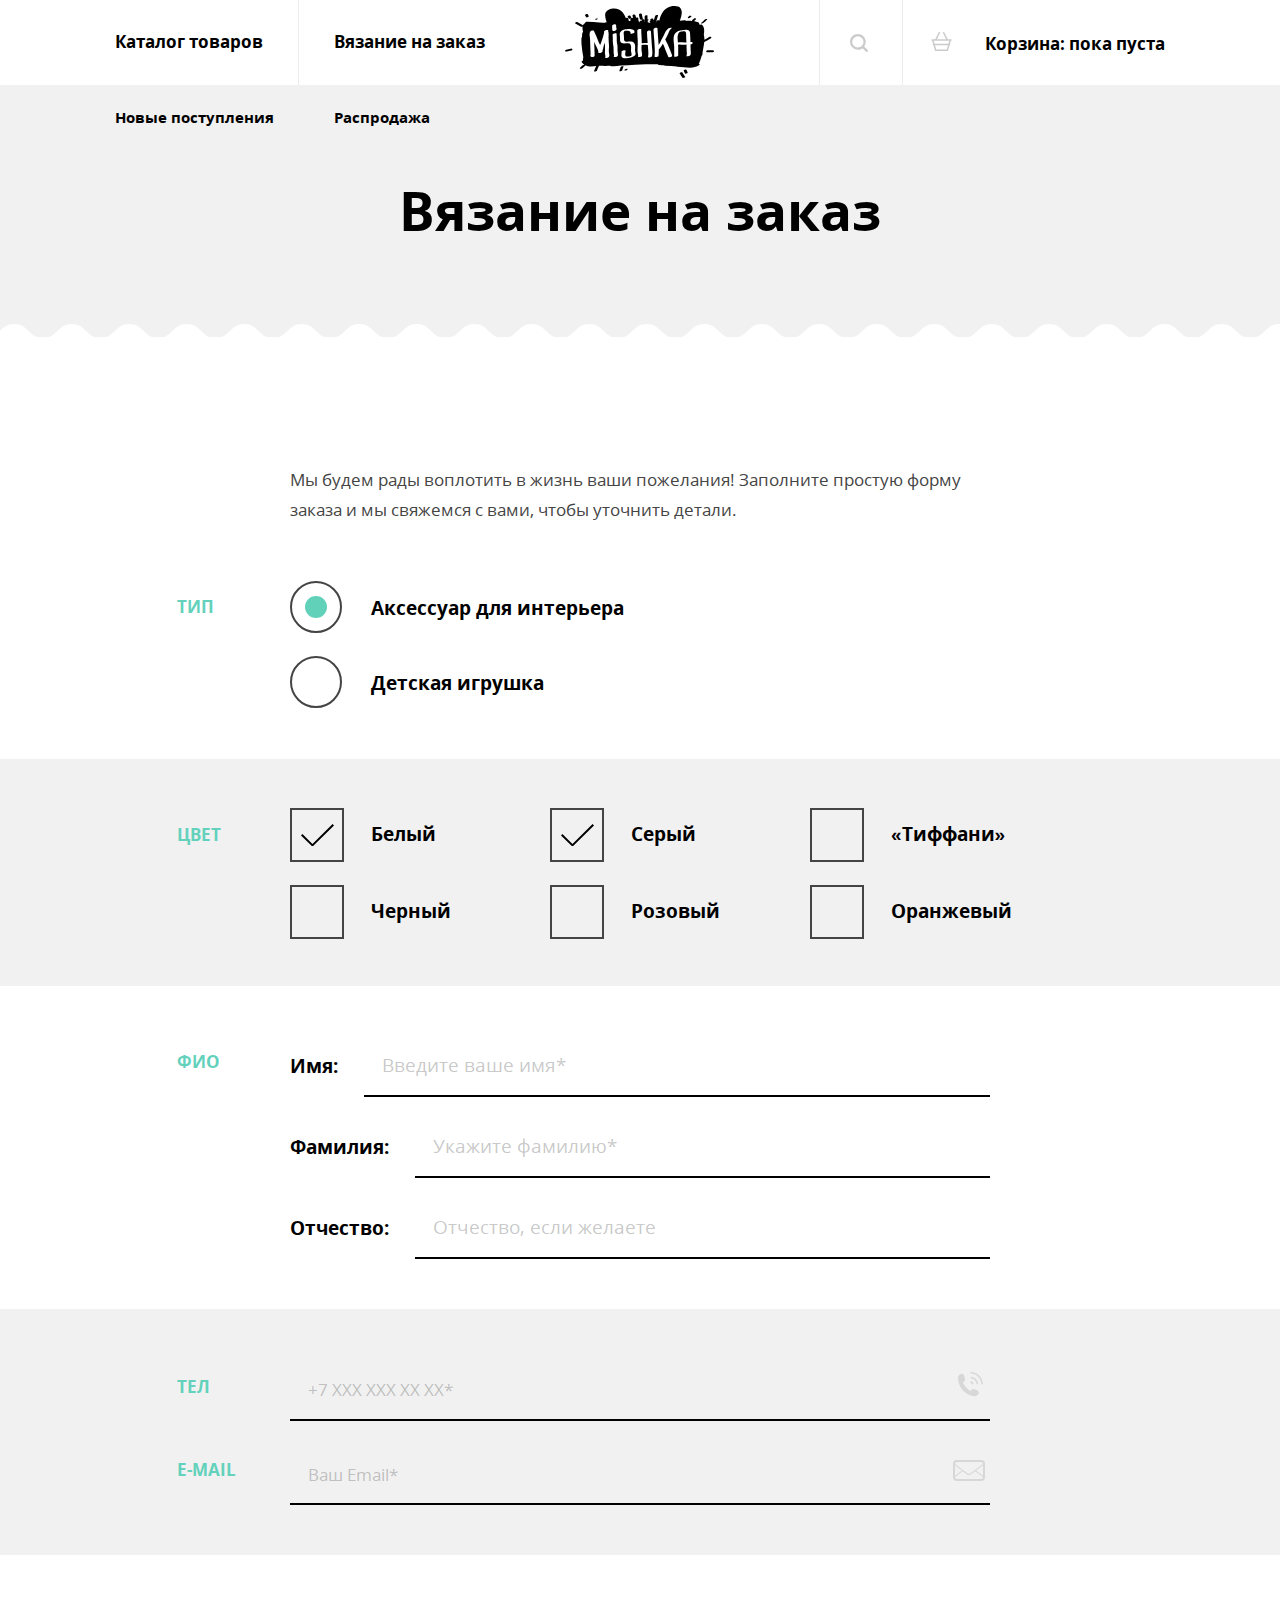
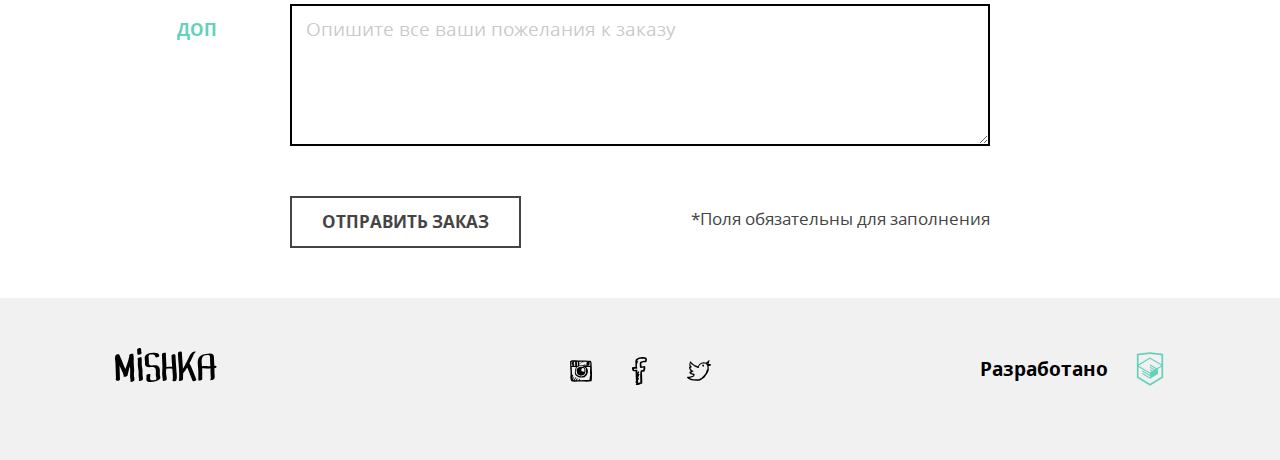
<file: mishka/form.html>
<!DOCTYPE html>
<html lang="ru">

  <head>
    <meta charset="utf-8">
    <meta name="viewport" content="width=device-width,initial-scale=1">
    <meta name="format-detection" content="telephone=no">
    <title>Мишка</title>
    <link rel="preload" href="fonts/opensans.woff2" as="font" type="font/woff2">
    <link rel="preload" href="fonts/opensansbold.woff2" as="font" type="font/woff2">
    <link href="css/style.min.css" rel="stylesheet">
  </head>

  <body>
    <div style="display:none">
      <svg xmlns="http://www.w3.org/2000/svg" xmlns:xlink="http://www.w3.org/1999/xlink"><symbol id="icon-cart" viewbox="264.205 370.961 20.294 18.849"><path d="M283.75 378.19h-3.151l-3.407-6.814a.75.75 0 1 0-1.341.671l3.071 6.143h-9.138l3.072-6.143a.75.75 0 0 0-1.341-.671l-3.407 6.814h-3.151a.75.75 0 0 0 0 1.5h.157l.855 2.991a.737.737 0 0 0-.316.595c0 .396.309.71.697.739l1.656 5.795h12.697l1.656-5.795a.745.745 0 0 0 .698-.739.738.738 0 0 0-.316-.596l.854-2.991h.157a.75.75 0 1 0-.002-1.499zm-4.181 10.121h-10.433l-1.224-4.284h12.881l-1.224 4.284zm1.653-5.785h-13.739l-.81-2.836h15.359l-.81 2.836z"></path></symbol><symbol id="icon-fb" viewbox="56.519 49.996 14.962 27.718"><path d="M68.181 55.188c1.026.029 1.993 0 2.681-.3.391-.818.556-1.854.619-2.989-.19-.015-.062-.337-.207-.399-.029-.202-.278-.195-.309-.398-.277-.165-.457-.422-.723-.598-.727-.162-1.44-.335-2.164-.499-.849.044-1.895-.103-2.58.1-2.619-.04-3.997 1.12-5.259 2.392-.023.078-.003.197-.105.199-.574 1.587-.125 3.621-.204 5.581.099.436.107.958.204 1.395-.998.296-2.212.387-3.402.499-.317.324-.178 1.089-.206 1.693.085.583.278 1.06.413 1.595.211.193.596.396.825.498.065.029.071.082.103.1.506.268 1.451.008 2.268.1-.136 1.978.256 3.915 0 5.68.007.327.295.382.208.798-.001.963-.067 1.99.208 2.69-.287.455-.497.982-.415 1.794.122.016.114.157.105.299-.075.47.643.175.515.698.162.456-.428.184-.413.498v.896c.53.285 1.462.182 2.268.199.908-.419 2.188-.479 2.785-1.196.459.235.916-.014 1.238-.199-.018-.315.273-.333.205-.698-.004-.328-.173-.496-.103-.896v-2.89c-.206-2.293-.048-4.938-.309-7.176.888-.105 1.917-.075 2.578-.398.357-.451.377-1.23.516-1.895.177-.226.221-.583.206-.996.19-.213.068-.729.104-1.096-.141-.595-.168-1.3-.825-1.39-.884-.235-2.043.595-2.991.299.049-1.134-.293-2.342 0-3.388.746-.181 1.446-.4 2.166-.602zm-3.818 4.783c.117.254.254.486.414.698.079.022.203.003.205.101a10.319 10.319 0 0 0 3.096-.299c0 .998-.271 1.733-.518 2.492-.662.045-1.467.3-1.958.198-.276.165-.372.506-.62.698-.049.441.142.495 0 .797-.201.137-.055.611-.205.796v1.496c.085.281-.146.258-.104.497v3.488c-.085.281.146.258.104.498v2.989c.063.271-.132.791.103.896-.07.364-.412-.021-.824.1-.528.122-.926.369-1.548.4.117-.353.32-.622.311-1.097.049-.381-.365-.312-.516-.49.193-.644.562-1.117.722-1.793.197-.515.714-1.298.31-1.794-.522-.105-.521.293-.826.398-.022.077-.002.196-.103.199-.023.077-.003.196-.103.199.01.12-.151.062 0 0 .022-.078.002-.197.103-.199.023-.077.002-.197.103-.199v-.299c.368-.575.67-1.214.826-1.993.191-.28.283-.656.412-.997.156-.262.34-.869.104-1.195-.517.033-.796.295-.93.697-.32-.189.161-.434.104-.697.138-.231.169-.566.309-.797.202-.413.564-1.304 0-1.596-.438-.023-.612.207-.723.498-.214.191-.43.383-.516.698-.373-.07-.143-.727-.206-1.097-.067-.52.122-.899 0-1.195-.56-.799-2.026-.105-3.197-.299-.108-.307-.222-.984-.104-1.195 1.045-.088 2.479.201 3.197-.199.024-.078.003-.197.104-.199.094-.723-.271-1-.515-1.396.232-.806.04-2.02.104-2.989.233-.141.328-.414.515-.598.112-.955.673-1.476.722-2.49-.273.001-.607-.055-.619.199-.302-.114-.382.479-.515.199-.112-.541.246-.626.309-.997.599-.418 1.212-.82 1.856-1.195 1.741-.244 4.648-.449 6.086.198.051.616-.287.854-.207 1.496h-1.546c-1.092.24-1.987.672-2.991.997-.24.066-.276.331-.516.398-.036.396-.225.646-.311.996-.079 1.431.133 2.589.102 3.978z"></path></symbol><symbol id="icon-feature-ball"><path d="M.286 14.069a17.244 17.244 0 0 0 .008 6.301l4.121-3.21-4.129-3.091zM24.403 1.585C19.62-.623 13.959-.559 9.149 1.992l7.513 5.625 7.741-6.032zm9.498 11.59l-4.811 3.748 4.936 3.695a17.248 17.248 0 0 0-.125-7.443zM9.209 32.414c4.844 2.534 10.724 2.65 15.73.113l-8.096-6.062-7.634 5.949zM7.914 14.433L1.681 9.767c-.32.669-.595 1.356-.825 2.056l5.308 3.974 1.75-1.364zm10.679 10.669l8.336 6.242a17.184 17.184 0 0 0 1.74-1.372l-8.326-6.234-1.75 1.364zm-7.18-13.395L4.002 6.158a17.073 17.073 0 0 0-1.269 1.723l6.931 5.189 1.749-1.363zm10.68 10.668l8.092 6.059c.471-.544.904-1.112 1.297-1.701l-7.639-5.721-1.75 1.363zM14.913 8.98L7.196 3.203a17.436 17.436 0 0 0-1.709 1.394l7.676 5.747 1.75-1.364zm10.679 10.669l6.972 5.221c.33-.662.615-1.341.855-2.033l-6.077-4.55-1.75 1.362zm.856-16.943L.88 22.626c.233.698.513 1.386.839 2.059l26.52-20.663a17.006 17.006 0 0 0-1.791-1.316zm4.295 3.918a17.418 17.418 0 0 0-.939-1.106L2.786 26.567a17.144 17.144 0 0 0 1.279 1.717l27.09-21.108c-.134-.186-.269-.37-.412-.552zm1.555 2.375L5.552 29.838c.544.501 1.114.962 1.708 1.382l25.962-20.228a17.158 17.158 0 0 0-.924-1.993z" fill="#63d1bb"></path></symbol><symbol id="icon-feature-flower" viewbox="8.014 4.35 31.972 37.301"><path fill="#63d1bb" d="M24 41.65c8.827 0 15.986-7.159 15.986-15.986C31.158 25.664 24 32.822 24 41.65zM12.641 20.78a4.442 4.442 0 0 0 4.44 4.441c.932 0 1.803-.294 2.513-.782l-.036.337c0 2.451 1.99 4.441 4.441 4.441s4.44-1.99 4.44-4.441l-.036-.337a4.396 4.396 0 0 0 2.514.782c2.451 0 4.44-1.99 4.44-4.441a4.418 4.418 0 0 0-2.54-3.997 4.434 4.434 0 0 0 2.54-3.997 4.441 4.441 0 0 0-6.954-3.659l.037-.337a4.441 4.441 0 0 0-8.881 0l.036.337a4.392 4.392 0 0 0-2.513-.781 4.442 4.442 0 0 0-4.44 4.44 4.42 4.42 0 0 0 2.54 3.997 4.42 4.42 0 0 0-2.541 3.997zM24 12.343a4.441 4.441 0 0 1 4.44 4.44 4.441 4.441 0 0 1-8.881 0c0-2.451 1.99-4.44 4.441-4.44zM8.014 25.664c0 8.827 7.158 15.986 15.986 15.986 0-8.828-7.158-15.986-15.986-15.986z"></path></symbol><symbol id="icon-feature-gift" viewbox="239.665 239.757 32.666 32.486"><path fill="#63d1bb" d="M242.56 272.243h12.504v-13.91H242.56v13.91zm28.182-23.62h-7.335c.521-.267.984-.549 1.396-.845 1.588-1.133 2.424-2.57 2.42-3.999.002-1.169-.556-2.202-1.359-2.901a4.585 4.585 0 0 0-3.016-1.121c-1.22-.001-2.352.421-3.32 1.069-1.459.979-2.606 2.451-3.424 4.067-.039.079-.078.157-.115.236a12.944 12.944 0 0 0-1.041-1.792c-.691-.985-1.523-1.86-2.497-2.511-.97-.646-2.103-1.069-3.322-1.069-1.213.004-2.323.514-3.155 1.295-.828.783-1.41 1.885-1.412 3.135-.002.73.211 1.494.649 2.188.552.872 1.424 1.628 2.633 2.248h-6.588c-.878 0-1.591.712-1.591 1.59v5.897h15.396v-7.488h1.873v7.488h15.396v-5.897a1.585 1.585 0 0 0-1.588-1.59m-22.362-2.339c-.622-.391-1-.785-1.22-1.135-.22-.354-.294-.662-.296-.963-.004-.504.248-1.042.691-1.461.437-.415 1.028-.667 1.562-.667h.013c.685 0 1.366.231 2.046.683 1.018.671 1.975 1.85 2.645 3.187.342.676.609 1.39.789 2.087-3.082-.321-5.078-1.002-6.23-1.731m10.537-1.627c.557-.797 1.21-1.466 1.887-1.916.68-.451 1.362-.683 2.047-.683h.006c.574 0 1.117.22 1.494.55.377.336.571.739.573 1.171-.004.512-.272 1.259-1.467 2.132-1.138.825-3.101 1.673-6.127 2.265a10.57 10.57 0 0 1 1.587-3.519m-1.98 27.586h12.506v-13.91h-12.506v13.91z"></path></symbol><symbol id="icon-feature-heart" viewbox="47.475 50.071 33.05 27.857"><path fill="#63d1bb" d="M80.525 58.808a8.736 8.736 0 0 0-8.736-8.736A8.727 8.727 0 0 0 64 54.865a8.727 8.727 0 0 0-7.789-4.793 8.736 8.736 0 0 0-8.736 8.736c0 9.127 14.657 19.121 16.525 19.121 1.869 0 16.525-9.95 16.525-19.121z"></path></symbol><symbol id="icon-feature-money" viewbox="46.212 56.834 46.575 27.332"><path fill="#63d1bb" d="M88.882 56.834H50.116a3.905 3.905 0 0 0-3.904 3.905V80.26a3.905 3.905 0 0 0 3.904 3.905h38.766a3.906 3.906 0 0 0 3.905-3.905V60.739a3.906 3.906 0 0 0-3.905-3.905zm-39.647 24.95V59.551h40.202v22.233H49.235z"></path><path fill="#63d1bb" d="M53.14 77.88h32.395V63.456H53.14V77.88zM69.5 65.354a5.315 5.315 0 1 1 0 10.63 5.315 5.315 0 0 1 0-10.63z"></path></symbol><symbol id="icon-feature-rocket" viewbox="612.532 500.386 54.156 23.183"><path d="M652.844 506.098c-3.647-.971-7.839-1.667-12.359-1.666a46.394 46.394 0 0 0-7.71.623l-6.784-4.668-13.456.005 5.811 6.184h8.447c-4.58 1.598-6.759 3.515-6.759 3.515l.002 3.777s2.313 1.912 6.931 3.518l-8.623-.005-5.811 6.188 13.455.002 6.816-4.692c2.261.398 4.822.647 7.681.648 4.522-.001 8.712-.697 12.36-1.667-1.176-1.775-1.915-3.743-1.918-5.877.003-2.141.738-4.112 1.917-5.885zm3.423 1.034c-1.284 1.605-1.969 3.25-1.965 4.84-.007 1.597.677 3.238 1.968 4.847 6.399-2.162 10.419-4.841 10.419-4.841s-4.019-2.68-10.422-4.846z" fill="#63d1bb"></path></symbol><symbol id="icon-flag" viewbox="-11.34 -28.346 46.68 81.691"><path fill="#63D1BB" d="M-3.561-24.455v38.9l38.9-19.451-38.9-19.449zm-7.779 77.801v-81.691h3.805v81.691h-3.805z"></path><path fill="#231F20" d="M-11.34-28.346h3.805v81.691h-3.805z"></path></symbol><symbol id="icon-htmlacademy" viewbox="0 0 60 60"><path d="M30.2 5H30L10.3 7.1v36.2L30 55l19.7-11.7V7.1L30.2 5zm17 36.8L30 52 12.8 41.8V27l17.1 10.2V39l-11.7-7v1.8L30 40.9v1.9l-11.8-7v1.8l11.8 7 11.9-7.1v-7.6l5.3-3.2v15.1zm-.1-17l-4.7 2.8-2.2 1.3-10.3-6.1v1.8l8.8 5.3h-.1l-.2.1-1.3.7-7.3-4.3v1.8l5.8 3.4-1.4.9-4.3-2.6v1.8l2.9 1.7-2.9 1.7-17-10.1 17-10.2 17.2 10zm.1-1.8L29.9 12.8 12.8 23V9.4L30 7.6l17.2 1.8V23z"></path></symbol><symbol id="icon-insta" viewbox="53.115 53.19 21.769 21.334"><path d="M74.881 65.336c-.013-2.395-.344-4.788-.303-7.135a37.854 37.854 0 0 0-.152-2.278c-.105-.3-.111-.699-.152-1.062-.26-.17-.222-.64-.456-.835-.423-.233-1.201-.114-1.744-.22-.657-.026-1.254-.115-1.899-.153-1.936-.101-3.973-.076-5.996-.076-2.001 0-3.954-.145-5.695-.379h-2.202c-.097.004-.105.098-.227.076-.599.034-1.077.188-1.595.303-.21.119-.421.235-.683.304-.136.192-.513.145-.607.379-.186.212.185.451 0 .607v.911c.173.13.027.58.075.835v.987c-.017 1.281.134 2.397.076 3.72.467 2.762.374 6.537.076 9.413.155.579.363 1.105.455 1.746.256.479.335 1.133.683 1.52.502.206 1.233.186 1.898.229.383.098.667.293 1.14.3 2.843-.21 5.496-.154 8.427-.229 2.704.24 5.802.188 8.275-.228.195-.134.128-.529.228-.76-.056-.385.207-.449.228-.759.131-2.395.164-4.789.15-7.216zm-12.982-6.225c.757-.153 1.48-.341 2.429-.304.71.076 1.287.283 1.897.456.116.184-.243.547.153.684v.076c.059.017.149.002.151.076.445.035.794.167 1.063.379.45.055.536.476 1.138.3-.091.213-.084.524-.075.835.324 1.183.475 2.81.303 4.252-.164.163-.215.442-.303.683-.311.322-.481.785-.836 1.062-.095.236-.25.408-.454.533-.116.213-.206.452-.457.53-.298.163-.577.011-.834-.076-.446.162-.904.312-1.215.607-.816-.096-1.648-.175-2.43-.304-.242-.139-.487-.273-.835-.305a1.997 1.997 0 0 0-.836-.455c-.101-.127-.337-.118-.455-.229-.198-.029-.229-.227-.456-.229-.118-.412-.443-.618-.532-1.062-.226-.331-.308-.805-.455-1.215-.043-1.434.091-2.692.379-3.796.346-.591.779-1.094 1.138-1.67.249.021.365-.09.38-.304.306.053.434-.072.684-.075.257.008.269-.309.458-.449zm-1.67-2.733c-.117-.263-.066-.691-.075-1.062-.007-.285.278-.279.304-.532-.003-.074-.093-.059-.152-.076.126-.146.701-.097.834 0 .132.537-.354.455-.531.684.011.167.322.032.456.076.029.854-.059 1.496 0 2.202h-.456c-.007.234.229.226.456.228-.059.286.092.363.075.607-.226.153-.716.042-1.062.075-.103-.594.235-1.375.151-2.202zm-.683-1.594c.088-.013.134.016.151.076.179.253.01.683-.076.911-.173-.179-.026-.682-.075-.987zm.152 1.822c-.132-.069-.168-.237-.152-.456.132.071.167.238.152.456zm0 1.367c-.058.139-.082-.045-.076-.152.058-.139.081.045.076.152zm-.152.228c.175-.024.084.219.228.227-.009.193-.283.179-.38.077.039-.112.113-.193.152-.304zm-2.354-1.216c.006-.108.013-.214-.076-.228-.073-.733.13-1.415 0-1.973.25-.155.769-.042 1.139-.077v1.139c-.088.064-.203.101-.379.077-.054.28.324.131.379.304.008.853-.056 1.777.152 2.429-.565-.059-.906.107-1.442.076.097-.612-.019-1.435.531-1.594-.012-.141-.257-.047-.304-.153zm-.531 0c-.204.021-.217-.534-.077-.607.328.006.249.501.077.607zm-.152.988c.077-.312.034-.304.075-.683.228.013.26.77-.075.683zm.228-2.05c-.263.054-.273-.266-.153-.38.263-.053.272.267.153.38zm0-1.139c.033.159-.052.201-.076.304-.176.023-.084-.219-.229-.229.025-.102.191-.062.305-.075zm-.228 3.721c.148-.031.11.345-.076.227a.363.363 0 0 0 .076-.227zm-.684-3.721c.029.259-.438.32-.379 0h.379zm-.987.076c-.034.219-.326.179-.379.379-.214-.17.084-.468.379-.379zm-.455.759c.226-.205.451-.41.684-.607-.021-.123.071-.131.076-.228h.229c.102.381-.261.296-.305.531.021.122-.072.131-.075.227.02.335.121.588.075.988-.27.008-.276.28-.607.227.022-.428-.135-.674-.077-1.138zm.076 3.265V57.29c.195-.185.396-.364.607-.532.295.489.179 1.392.455 1.897-.275.157-.75.111-1.062.229zM72.68 69.968c-.109.954-.158 1.968-.379 2.809-2.89.123-6.02.005-8.883.153-.199.045-.273-.031-.229-.229-.253 0-.258.247-.531.229.201-.336.438-.898.151-1.291-.797.013-.797.821-1.138 1.291-.686-.053-1.137.127-1.823.075.18-.705.75-1.021.911-1.745-.395-.55-.989.138-1.214.455-.204.48-.557.81-.76 1.29H57.8c.238-.469.489-.926.759-1.366.171-.512.625-.741.683-1.367-.157-.28-.42-.029-.683 0-.123.182-.272.335-.38.531-.232.376-.501.714-.684 1.14-.181.208-.335.003-.53.227-.389.271-.581.736-.988.987-.174-.06.039-.356.153-.38.045-.181-.096-.55.075-.607.063-.366.212-.647.379-.91.119-.742.521-1.199.684-1.898-.559.099-.674.643-.988.987-.212.445-.542.772-.683 1.291-.174-.131-.028-.58-.076-.836.122-.586.298-1.119.38-1.746.133-.22.173-.535.228-.834.168-.209.046-.61-.077-.761-.226.027-.374.133-.455.304-.192-.032-.193.506-.304.304-.045-2.587-.451-4.812-.456-7.438.026-.331-.183-.424-.228-.685 1.629.028 3.121.091 4.783.229-.089.139-.199.257-.304.379-.144.07-.226.173-.378.304-.604 1.653-.975 3.984-.607 6.15.229.58.589 1.029.986 1.441.907.485 1.635 1.149 2.506 1.671 1.701.361 3.84.369 5.541 0 .236-.12.484-.226.685-.38 1.364-1.242 2.753-2.459 2.961-4.859v-1.367c-.197-1.598-.688-2.905-1.747-3.644.331-.22 1.099.043 1.67.076.223.013.447.014.684 0 .408-.024.928-.055 1.443 0 .144.187.113.544.228.76-.062 1.684-.192 3.3-.152 5.087.103.454.127.986.229 1.441-.091.973-.237 1.89-.457 2.732zm.379-11.16c-.639-.12-1.232-.284-1.897-.379.072-.333.799-.01.987-.228.385-.223.295-.92.304-1.51.032-.348.114-.644.076-1.063-.401-.951-1.783-.421-2.886-.455-.225.718-.47 1.8-.304 2.657.169.49 1.024.292 1.519.456-.14.332-.688.057-.987.076-.296-.083-.707-.052-.986-.151-2.285.078-4.284.004-6.529.151.117-1.248.063-2.465-.076-3.645h3.112c-.344.364-.912.507-1.29.835-.44.244-.861.505-1.139.911.249.134.535-.245.759-.379.355-.074.479-.381.835-.455.423-.438 1.096-.625 1.67-.912.378-.022.697.013.987.077 1.283.007 2.456.126 3.796.076.614.145 1.45.069 1.974.304.107.298.231.579.305.911.008.986-.149 1.816-.23 2.723zm-5.845-3.72c.11-.047-.009-.092 0 0zm0 0c-.529.154-1.019.348-1.367.682.484-.198 1.059-.306 1.367-.682zm1.062.607c.111-.047-.007-.091 0 0zm-1.746.911c.727-.158 1.181-.591 1.746-.911-.437.019-.592.32-.987.379-.215.217-.6.26-.759.532zm-.683-.835c-.111.047.007.092 0 0zm-.683.607c.11-.046-.008-.092 0 0zm-.075.076c.063.014.07-.03.075-.076-.064-.014-.072.03-.075.076zm-.077.076c.064.014.072-.03.077-.076-.067-.013-.072.029-.077.076zm-.834.608c.346-.134.613-.348.834-.607a2.018 2.018 0 0 0-.834.607zm2.276.987c.533-.049.749-.416 1.215-.531.284-.298.784-.381.987-.76-.56.023-.766.399-1.216.531-.284.297-.751.413-.986.76zm-2.276-.987c-.317-.074-.016.227 0 0zm-.533.379c.021.021.115-.037.076-.077-.021-.02-.116.038-.076.077zm2.809.608c-.11.047.007.091 0 0zm-1.14 1.821c-.223-.231-.676-.233-.986-.379-.697-.038-1.223.093-1.746.229-.304.151-.607.304-.91.454-.266.166-.444.417-.76.532-.205.225-.352.51-.684.607-.004.223-.173.281-.304.379-.089.115-.094.312-.227.381-.007.12.036.29-.076.303.108 1.512.291 2.948.683 4.177.287.623.975.846 1.442 1.29.589.297 1.328.444 2.126.531.277-.052.553-.105.911-.076a5.088 5.088 0 0 0 2.81-1.441c.1-.281.252-.508.455-.684-.254-.671.293-1.098.455-1.59.002-1.344-.201-2.48-.607-3.415-.256-.579-.92-.751-1.366-1.139-.059-.018-.15-.003-.151-.077-.269-.136-.733-.239-1.065-.082zm-3.415 4.327c-.113-.063-.109-.244-.152-.379.256-.078.118.237.152.379zm.076.305c.041-.117.079-.006.076.075-.04.118-.079.005-.076-.075zm.456-2.051c.015-.086.075-.042.075 0-.014.087-.075.043-.075 0zm1.67-2.125c-.203.258.041.576.077.836-.305-.039-.574-.887-.077-.836zm.379 3.948c-.04-.038.055-.097.076-.076.04.038-.054.097-.076.076zm.759 2.884c.034-.109.066.008.152 0-.018.097-.15.077-.152 0zm2.201-2.581c-.233-.057-.145.208-.379.152.069-.159.118-.338.229-.455.134.019.172.13.15.303zm-1.137-3.796c.211.119.441.217.606.381.085.219.243.363.38.529.058.778.179 1.492.151 2.354-.257.099-.438.271-.683.381-.78-.006-1.358-.212-1.897-.456-.171-.259-.355-.505-.532-.759v-1.062c.17-.185.319-.391.456-.607.228-.127.508-.201.454-.607-.038-.062-.078-.124-.075-.229.158.045.245.159.379.229.323.017.41-.2.761-.154z"></path></symbol><symbol id="icon-interior" viewbox="-259.404 -19.675 40.219 62.411"><path d="M-244.227 18.283c-.286.966-.245 2.191.027 3.639.494 2.635 1.687 6.041 2.358 9.67h5.062c.696-3.641 1.949-7.05 2.471-9.683.287-1.445.33-2.66.041-3.617-.275-.899-.89-1.618-2.021-2.303h-5.997c-1.075.679-1.674 1.391-1.941 2.294zm11.832 19.995h-13.799c-1.293 0-2.299.976-2.299 2.229v2.229h18.397v-2.229c0-1.253-1.006-2.229-2.299-2.229zm7.133-55.724h-11.732c0-1.244-1.015-2.229-2.3-2.229-1.283 0-2.3.985-2.3 2.229h-11.737l-6.073 25.517c.794-.461 1.589-.992 2.632-.992 1.359 0 2.243.818 2.924 1.375.682.557 1.162.849 1.447.849.292.001.769-.287 1.451-.836.681-.548 1.564-1.358 2.915-1.358 1.349 0 2.237.806 2.919 1.354.684.549 1.161.84 1.451.84.146 0 .338-.073.58-.214.242-.141.53-.353.872-.626.512-.411 1.139-.967 1.99-1.218.284-.085.593-.136.93-.136 1.347 0 2.238.805 2.92 1.354.683.548 1.159.84 1.451.84.287-.002.766-.296 1.445-.85.684-.554 1.571-1.367 2.925-1.367 1.356 0 2.239.817 2.919 1.371.342.276.631.489.872.631.24.143.431.214.575.214.288 0 .762-.293 1.442-.854.68-.559 1.567-1.384 2.929-1.384 1.044 0 1.839.533 2.632.997l-6.079-25.507zm-10.619 51.266h-6.864c-.657 0-1.15.479-1.15 1.115 0 .635.493 1.113 1.15 1.113h6.9c.655 0 1.15-.479 1.15-1.113 0-.636-.495-1.115-1.15-1.115h-.036zm-3.414-24.484c-.146 0-.338.074-.58.213-.157.094-.37.261-.57.41v3.731h2.299V9.959c-.505-.378-.908-.623-1.149-.623z" fill="#149080"></path></symbol><symbol id="icon-left-arrow"><path d="M50 11.002H7.659l8.174-8.174L13.005 0 0 12.998l.003.003-.003.004 13.005 12.998 2.828-2.828-8.172-8.173H50z"></path></symbol><symbol id="icon-logo-footer"><path d="M19.135 21.495c-.083-2.683-.51-5.347-.475-8.035.028-2.174.389-4.41-.36-6.495.047-.237.096-.473.14-.711.193-1.045-3.271-.492-3.813.464-.343.28-.519.615-.375.957.037.086.069.174.102.261-.656 3.204-1.57 6.306-2.621 9.412-.402 1.188-.888 2.349-1.298 3.533-.582-1.104-1.169-2.194-1.643-3.377-1.374-3.433-2.612-6.902-4.287-10.206.19-1.528-3.204-1.368-3.873.032-.809 1.694-.705 3.403-.438 5.214.3 2.042.353 4.05.377 6.111.047 3.976.358 7.943.417 11.919-.354.395-.461.881-.091 1.375.162.216.361.382.571.549.904.724 3.5.107 3.496-1.271-.014-4.123-.312-8.238-.42-12.358a98.054 98.054 0 0 1-.024-1.21l.171.434c.64 1.604 1.31 3.163 2.185 4.654.868 1.478 1.303 3.064 1.803 4.677-.189.217-.303.462-.233.708-.039.18.07.292.251.36.639.548 1.841.274 2.509-.007a6.07 6.07 0 0 0 .826-.424c.345-.212.883-.679.729-1.159l-.087-.279c.47-1.27.709-2.589.965-3.93.272-1.428.782-2.78 1.295-4.133.052.619.106 1.238.156 1.855.204 2.554.033 5.072.007 7.626-.008.847.054 1.633.219 2.461.068.343.367 1.808.281 1.887-.611.564-.433 1.257.385 1.437.915.201 2.081-.105 2.77-.742 1.198-1.106.632-2.845.361-4.241-.452-2.342.095-4.964.022-7.348zm8.364.675c-.074-1.988-.765-3.862-.774-5.872-.011-2.305.181-4.593-.155-6.886-.106-.725-4.056.1-3.917 1.05.309 2.11.197 4.229.159 6.354-.037 2.044.468 3.898.73 5.904.269 2.054-.084 4.157.149 6.213.109.962.75 2.743.089 3.58-.42.532 1.469.342 1.553.326.769-.142 1.793-.392 2.304-1.038.653-.828.196-2.426.053-3.357-.316-2.059-.114-4.195-.191-6.274zm16.329-3.319c-2.062-2.784-5.889-.78-8.561-1.54-1.377-.392-1.395-2.271-1.392-3.396.004-1.426-.114-2.732-.273-4.146-.119-1.052-.024-2.121.746-2.904.142-.144.859-.336.81-.339a8.132 8.132 0 0 1 1.067-.093c1.549-.066 4.613.232 4.019 2.483-.266 1.01 3.596.431 3.877-.637 1.213-4.598-7.284-3.714-9.686-3.078-2.21.588-4.648 1.846-4.775 4.399-.061 1.219.273 2.379.325 3.587.061 1.39-.198 2.776.289 4.118 1.082 2.982 5.52 1.576 7.778 1.745 3.845.287 2.697 5.469 2.748 7.883.027 1.288 1.181 3.429.211 4.507-.595.662-1.982.699-2.792.768-.813.068-2.201.312-2.742-.461-.993-1.418.091-3.799-.121-5.425-.121-.924-4.066-.095-3.917 1.05.342 2.627-1.399 6.145 2.402 6.596 2.441.289 5.191-.161 7.5-.928 1.196-.396 2.307-.942 3.243-1.793 1.035-.941.694-2.348.417-3.547-.677-2.918.731-6.279-1.173-8.849zm17.327-.189c-.122-3.777-.69-7.513-.706-11.297-.008-1.971-3.963-1.305-3.957.343.015 3.608.497 7.167.682 10.764l.013.221c-1.949-.018-3.899.177-5.853.246.201-4.633-.611-9.227-.435-13.857.022-.582-3.874-.09-3.917 1.049-.171 4.475.587 8.915.453 13.392-.064 2.136-.245 4.264-.259 6.402-.007 1.095.171 2.183.329 3.263.146.999.484 2.331.182 3.318-.237.772 3.561.29 3.862-.694.544-1.778-.222-4.039-.405-5.839-.175-1.725-.039-3.499.083-5.248 2.03-.13 4.059-.297 6.08-.012.09 1.378.196 2.754.322 4.134a45.83 45.83 0 0 1 .196 3.475c.015 1.019.142 2.496-.221 3.461-.773 2.057 3.15 1.889 3.723.364.703-1.87.502-4.199.383-6.164-.148-2.443-.477-4.874-.555-7.321zm16.932 4.474c-.939-2.758-2.373-5.177-3.616-7.797 1.001-1.949 2.018-3.898 2.932-5.888.831-1.808 1.446-3.819 3.08-5.092.574-.447.55-.896-.255-.951-.875-.061-2.064.192-2.77.742-1.485 1.158-2.427 2.563-3.201 4.268a160.304 160.304 0 0 1-2.914 6.075l-.224.443c-.49.315-.785.762-.639 1.266-.792 1.563-1.6 3.117-2.499 4.61-.299-5.534-.955-11.061-1.15-16.6-.045-1.27-3.971-.479-3.917 1.049.243 6.868 1.219 13.719 1.286 20.587l-.047.051c-.301.308-.19.494.051.602a60.756 60.756 0 0 1-.209 5.254c-.472.745.463 1.139 1.084 1.139h.096c.739 0 2.626-.35 2.718-1.364.191-2.1.251-4.196.232-6.291 1.59-1.715 2.89-3.63 4.055-5.635.759 1.48 1.482 2.972 1.989 4.582.861 2.741 2.299 5.261 3.131 8.014.544 1.806 4.457.738 3.917-1.049-.829-2.753-2.204-5.297-3.13-8.015zm23.503-4.635c-.21-.832-1.372-.849-2.271-.77-.012-.335-.02-.671-.036-1.006-.125-2.661-.165-5.379-.392-8.032-.209-2.458-1.585-3.337-3.972-3.247-2.416.092-5.229.527-7.482 1.403-2.607 1.014-4.058 2.935-4.559 5.681-.549 3.014.24 6.219.373 9.246.154 3.503.066 7.014.062 10.519 0 .573 3.916.031 3.917-1.049.003-2.776.042-5.551 0-8.327a52.196 52.196 0 0 0-.102-2.444c1.369-.593 3.687.012 5.05.141 1.107.104 2.169-.166 3.244-.292.021 2.312.107 4.635.202 6.944.049 1.184.477 3.53-.354 4.511-.437.516 1.48.343 1.555.33.793-.146 1.761-.401 2.303-1.041.949-1.12.456-3.79.401-5.126-.078-1.91-.102-3.824-.141-5.737 1.154-.147 2.417-.854 2.202-1.704zm-14.618-.15c-.103-1.245-.217-2.49-.303-3.743-.16-2.331.117-5.583 2.29-6.999.58-.379 1.675-.315 2.354-.438.97-.176 1.956-.389 2.829.19 1.21.802.912 3.657.911 4.869-.003 2.005.207 4.001.31 6.003-.552.055-1.111.089-1.683.076-2.286-.053-4.544-.413-6.708.042zM24.108 6.7a3.157 3.157 0 0 0 1.477-.524l.256-.216c.52-.335.972-.827.728-1.361-.504-1.105-.423-2.231-.416-3.414.006-.958-.963-1.246-1.781-1.174-.723.063-2.168.581-2.175 1.52-.006.993-.071 2.016.109 2.992-.047.113-.074.239-.104.355-.055.212.016.42.142.59l.002.134.015.335a.901.901 0 0 0 .429.53c.388.233.878.275 1.318.233z"></path></symbol><symbol id="icon-mail"><path d="M28 5H4a4 4 0 0 0-4 4v13a4 4 0 0 0 4 4h24a4 4 0 0 0 4-4V9a4 4 0 0 0-4-4zM2 10.25l6.999 5.25L2 20.75v-10.5zM30 22c0 1.104-.898 2-2 2H4c-1.103 0-2-.896-2-2l7.832-5.875 4.368 3.277a3 3 0 0 0 3.599 0l4.369-3.277L30 22zm0-1.25l-7-5.25 7-5.25v10.5zm-12.801-2.148c-.35.263-.763.4-1.199.4s-.851-.139-1.2-.4L10.665 15.5l-.833-.625L2 9.001V9c0-1.103.897-2 2-2h24c1.102 0 2 .897 2 2l-12.801 9.602z"></path></symbol><symbol id="icon-map-pin"><path fill="#FFF" d="M56.334 9.228c-12.892-12.305-33.773-12.305-46.667 0-12.891 12.297-12.891 32.248 0 44.542 0 0 23.318 21.832 23.318 47.031 0-25.199 23.343-47.031 23.343-47.031 12.897-12.294 12.897-32.245.006-44.542z"></path><path fill="#6BC6B3" d="M47.036 45.522c-.636-3.277.13-6.947.027-10.284-.115-3.755-.713-7.485-.665-11.246.039-3.044.545-6.173-.503-9.091.065-.332.134-.662.195-.995.271-1.463-4.577-.689-5.338.649-.479.393-.726.861-.523 1.339.051.121.097.243.142.365-.917 4.485-2.197 8.827-3.668 13.174-.563 1.663-1.244 3.288-1.817 4.946-.814-1.545-1.638-3.071-2.3-4.728-1.922-4.805-3.656-9.661-6-14.285.266-2.14-4.484-1.916-5.421.044-1.132 2.371-.986 4.763-.613 7.299.42 2.858.494 5.668.528 8.554.066 5.566.502 11.119.584 16.684-.496.552-.646 1.233-.127 1.924.226.302.505.535.799.769 1.265 1.013 4.899.15 4.893-1.779-.02-5.771-.437-11.531-.589-17.299-.015-.565-.025-1.129-.034-1.694.08.203.159.406.24.607.896 2.245 1.833 4.427 3.059 6.514 1.214 2.068 1.824 4.289 2.523 6.547-.265.303-.423.647-.326.991-.055.251.099.409.352.504.894.766 2.578.383 3.513-.01a8.28 8.28 0 0 0 1.155-.593c.483-.297 1.236-.95 1.021-1.622a44.64 44.64 0 0 1-.121-.391c.657-1.776.992-3.625 1.352-5.5.381-2 1.095-3.892 1.812-5.786.073.867.149 1.732.219 2.597.285 3.575.046 7.099.011 10.674a16.22 16.22 0 0 0 .306 3.445c.096.479.514 2.53.394 2.642-.855.79-.606 1.759.539 2.011 1.279.281 2.912-.148 3.877-1.039 1.675-1.548.882-3.98.504-5.937z"></path></symbol><symbol id="icon-menu-close"><path fill="#231F20" d="M20.513 1.414L19.099 0l-8.843 8.842L1.414 0 0 1.414l8.842 8.842L0 19.098l1.414 1.414 8.842-8.842 8.843 8.842 1.414-1.414-8.842-8.842z"></path></symbol><symbol id="icon-menu-open"><path fill="#231F20" d="M0 0h19.958v2H0zm0 6h19.958v2H0zm0 6h19.958v2H0z"></path></symbol><symbol id="icon-phone"><g><path d="M17.321 24.333h-1.115c-4.904-.58-8.497-2.857-11.11-5.772C2.473 15.637.402 11.875 0 6.817V5.459c.091-.921.544-1.55 1.067-2.086.65-.666 1.63-1.522 2.522-1.553.659-.022 1.78.451 2.232 1.066.388.53.595 1.59.775 2.378.185.797.6 1.95.485 2.717-.176 1.196-1.764 1.703-2.231 2.572 1.551 3.721 4.089 6.456 7.472 8.345.847-.465 1.595-1.864 2.767-1.892.428-.012.972.209 1.406.34.477.143.891.326 1.311.484.705.266 1.957.621 2.378 1.213.433.61.681 1.608.581 2.231-.194 1.234-2.227 2.603-3.444 3.059zM12.529 1.528c5.949 0 10.771 4.822 10.771 10.771h1.529C24.829 5.507 19.323 0 12.529 0v1.528z"></path><path d="M12.529 9.327v1.552a1.42 1.42 0 0 1 1.421 1.42h1.553a2.973 2.973 0 0 0-2.974-2.972zm0-3.081a6.054 6.054 0 0 1 6.056 6.054h1.588a7.642 7.642 0 0 0-7.644-7.641v1.587z"></path></g></symbol><symbol id="icon-play" viewbox="247.3 382.56 100.678 76.891"><path fill="#63D1BB" d="M344.255 400.708s-.92-7.008-3.785-10.078c-3.632-4.041-7.674-4.066-9.541-4.297-13.326-1.023-33.303-1.023-33.303-1.023h-.051s-19.978 0-33.304 1.023c-1.867.23-5.908.256-9.54 4.297-2.84 3.096-3.786 10.078-3.786 10.078s-.896 8.211-.896 16.422v7.699c0 8.21.947 16.421.947 16.421s.921 7.009 3.785 10.078c3.632 4.041 8.364 3.913 10.487 4.349 7.622.767 32.356 1.022 32.356 1.022s20.003-.025 33.329-1.048c1.867-.23 5.908-.256 9.54-4.298 2.84-3.069 3.786-10.078 3.786-10.078s.946-8.21.946-16.421v-7.699c-.023-8.236-.97-16.447-.97-16.447z"></path><path fill="#FFF" d="M297.614 459.449h-.016c-1.015-.011-24.946-.266-32.604-1.037l-.14-.014-.137-.028c-.271-.056-.668-.107-1.126-.167-2.503-.328-7.159-.938-10.839-5.019-3.354-3.616-4.377-10.771-4.483-11.576l-.005-.043c-.039-.342-.965-8.463-.965-16.736v-7.699c0-8.266.875-16.378.912-16.72l.009-.071c.108-.802 1.155-7.928 4.474-11.557 3.996-4.439 8.531-4.899 10.712-5.121.192-.02.37-.037.529-.058l.126-.013c13.277-1.019 33.312-1.031 33.514-1.031h.051c.201 0 20.236.013 33.514 1.031l.126.013c.159.021.337.038.529.058 2.179.221 6.71.682 10.704 5.112 3.354 3.616 4.377 10.771 4.483 11.577l.005.043c.039.342.965 8.459.99 16.753v7.708c0 8.273-.926 16.395-.965 16.736l-.007.053c-.108.805-1.156 7.953-4.478 11.562-3.994 4.435-8.527 4.896-10.707 5.117-.193.02-.371.037-.53.057l-.126.013c-13.276 1.02-33.334 1.057-33.535 1.058l-.015-.001zm-31.944-6.497c7.477.729 31.216.989 31.968.997.657-.001 20.135-.049 33.047-1.036.178-.021.371-.041.58-.062 1.836-.186 4.608-.468 7.186-3.335l.026-.029c1.825-1.974 2.853-6.928 3.075-8.552.059-.514.926-8.358.926-16.08v-7.699c-.023-7.76-.896-15.627-.951-16.109-.32-2.382-1.434-6.789-3.066-8.539l-.035-.038c-2.577-2.868-5.351-3.149-7.186-3.336a34.367 34.367 0 0 1-.58-.062c-13.066-.998-32.834-1.011-33.033-1.011h-.051c-.198 0-19.967.013-33.033 1.011a33.29 33.29 0 0 1-.58.062c-1.835.187-4.607.468-7.186 3.336l-.019.021c-1.828 1.993-2.855 6.924-3.082 8.552-.062.591-.875 8.399-.875 16.089v7.699c0 7.749.871 15.598.926 16.083.32 2.381 1.433 6.789 3.066 8.539l.035.039c2.322 2.584 5.303 2.975 7.479 3.259.481.061.939.121 1.363.201z"></path><path fill="#FFF" d="M285.733 403.138v35.708l29.747-17.854z"></path></symbol><symbol id="icon-right-arrow"><path d="M0 11.002h42.341l-8.175-8.174L36.995 0 50 12.998l-.004.003.004.004-13.005 12.998-2.829-2.828 8.173-8.173H0z"></path></symbol><symbol id="icon-search" viewbox="-0.8 -0.8 17.6 17.6"><path d="M16.47 14.93l-3.415-3.415A7.67 7.67 0 0 0 14.6 6.899C14.6 2.646 11.153-.8 6.9-.8S-.8 2.646-.8 6.899s3.446 7.7 7.699 7.7c1.734 0 3.326-.58 4.613-1.546l3.417 3.416c.203.202.418.33.771.33a1.1 1.1 0 0 0 1.1-1.1c0-.24-.061-.499-.33-.769zM1.399 6.899a5.5 5.5 0 1 1 11 0c0 3.038-2.462 5.5-5.5 5.5s-5.5-2.461-5.5-5.5z"></path></symbol><symbol id="icon-tick"><path d="M32.666 1.414L31.252 0 11.338 19.914 1.414 9.989 0 11.403l9.924 9.925 1.414 1.414h.001l1.414-1.414h-.001z"></path></symbol><symbol id="icon-toy" viewbox="226.001 226.19 60 59.62"><path fill="#149080" d="M226.001 269.871l27.438 15.934v-23.346l-27.438-15.94v23.352zm51.346-31.244v2.453c0 1.817-3.458 3.29-7.73 3.29-4.266 0-7.727-1.473-7.727-3.29v-4.059h.024c.26 1.714 3.604 3.073 7.702 3.073 4.272 0 7.729-1.474 7.729-3.285 0-1.819-3.457-3.289-7.729-3.289-.339 0-.675.01-1.002.03l-4.975-2.888v3.086c0 1.817-3.454 3.29-7.723 3.29-2.683 0-5.045-.583-6.433-1.467a3.928 3.928 0 0 0-.732-.586c-.363-.381-.565-.797-.565-1.236v-2.986l-4.807 2.792a21.384 21.384 0 0 0-1.054-.033c-4.267 0-7.727 1.469-7.727 3.289 0 1.811 3.46 3.285 7.727 3.285 4.099 0 7.446-1.358 7.705-3.073h.022v4.059c0 1.817-3.455 3.29-7.727 3.29-4.267 0-7.727-1.473-7.727-3.29v-2.42l-5.952 3.452 27.531 15.986 27.351-15.882-6.181-3.591zm-13.644 10.166c0 1.817-3.46 3.287-7.727 3.287-4.269 0-7.729-1.47-7.729-3.287v-4.059h.024c.26 1.715 3.603 3.076 7.705 3.076 4.101 0 7.443-1.361 7.705-3.076h.021v4.059h.001zm-5.145 13.873v23.144L286 269.871v-23.144l-27.442 15.939zm-2.641-29.904c4.269 0 7.723-1.47 7.723-3.286 0-1.814-3.454-3.287-7.723-3.287-4.27 0-7.729 1.472-7.729 3.287-.001 1.816 3.459 3.286 7.729 3.286"></path></symbol><symbol id="icon-twitter" viewbox="52.253 53.771 23.494 20.168"><path d="M75.706 57.855c-.227-.366-.909-.277-1.407-.371h-1.112c.142-.353.343-.646.52-.963.056-.438.254-.734.223-1.26.129-.167.176-.417.296-.593.104-.144.242-.477.074-.667-.051-.221-.295-.249-.593-.222a.515.515 0 0 0-.222.148c-.448.433-.778 1.014-1.261 1.408-.009.008-.062 0-.074 0-.087.005-.033.046-.075.074-.146.098-.257.152-.369.223-.284.176-.547.445-.891.519-.529-.211-1.156-.326-1.852-.37-1.157.102-2.303.215-3.038.741-.911.35-1.477 1.042-2.149 1.63-.049.32-.342.398-.37.741-.005.045-.012.088-.073.074.043.241-.051.345-.074.519-.001.133.199.431 0 .52-.822-.12-1.485-.63-2.149-.964-.718-.36-1.468-.604-2.074-1.111-.716-.322-1.26-.816-1.778-1.334-.208-.312-.542-.496-.667-.89-.379-.164-.175-.912-.741-.889-.315-.043-.345.199-.444.37-.07.227-.361.232-.371.519-.004.046-.011.088-.074.075-.17 1.089-.527 1.992-.519 3.26.129.415.35.738.593 1.038-.418.051-.716.222-.89.519-.06 1.073.378 1.647.742 2.297.134.384.352.685.593.963.017.229.206.288.296.445.019.105.123.125.149.223-.04.105.289.18.073.221-.413.131-1.016.07-1.259.371-.109.279-.109.833 0 1.111.034.237.282.262.296.519.499.417 1.082.747 1.631 1.112.574.166 1.211.271 1.852.37-.102.343-.338.551-.593.741-.78.381-1.849.474-2.742.74-.555.038-.956.23-1.556.223-.333.127-.854.075-1.112.223-.122.068-.102.096-.222.221-.134.412.111.74.444.89-.005.253.219.276.371.371.089.183.254.29.445.37.544.468 1.268.759 1.927 1.112.83.183 1.648.376 2.52.519.896.116 1.901.124 2.816.222h.963c.511.132 1.23.054 1.853.074.095-.102.322-.073.519-.074.522-.269 1.196-.385 1.631-.74.574-.241.989-.642 1.557-.89.866-.765 1.937-1.324 2.519-2.37.205-.189.351-.438.445-.74.265-.156.385-.454.593-.667.404-.41.706-.924 1.037-1.4.319-.496.576-1.054.89-1.556-.01-.405.306-.484.296-.89.193-.226.177-.662.371-.88-.033-.255.029-.415.074-.594.047-1.281-.047-2.422-.297-3.407.588-.155 1.181-.302 1.631-.593.52-.206.993-.603.808-1.281zm-3.408 4.076c-.153.859-.615 1.41-1.038 2.001.059.379-.104.538-.073.889a4.303 4.303 0 0 0-.371 1.037c-.203.267-.332.606-.519.89-.366.548-.777 1.051-1.186 1.557-.378.56-.912.965-1.334 1.481-.42.493-.942.885-1.407 1.334-.474.17-.89.396-1.26.667a5.06 5.06 0 0 0-.667.296c-.177.146-.499.145-.668.29-1.086.147-2.3.17-3.555.148-1.031-.105-2.115-.159-3.039-.371-.922-.189-1.511-.712-2.297-1.037.153-.242.634-.154.963-.222.031-.166.394-.003.444-.149.257.06.285-.109.52-.07.563-.201 1.23-.302 1.705-.593.282-.138.406-.434.667-.593.033-.189.104-.341.222-.444.047-.275.201-.441.148-.815.111-.21.299-.343.296-.667-.074-.147-.128-.316-.296-.371-.026-.196-.377-.067-.444-.222-.255.032-.416-.029-.593-.075-.154-.043-.487.092-.519-.073-.842-.023-1.3-.43-1.853-.74.431-.262 1.032-.353 1.333-.742.516-.076 1.058-.129 1.112-.666 0-.717-.771-.661-1.333-.815-.773-.66-1.194-1.672-1.779-2.52.238-.157.564-.226.741-.444.454.058.54-.251.667-.52.019-.488-.333-.605-.593-.815a3.49 3.49 0 0 1-.667-.74c-.003-.818-.021-1.652.074-2.372.063-.014.07.029.074.074.227.441.559.775.815 1.186.532.357.925.853 1.556 1.112.452.413 1.108.621 1.557 1.038.601.263 1.158.57 1.704.889.669.194 1.056.673 2.001.593.198-.098.394-.199.593-.297.258-.456-.059-1.079.147-1.63.255-.659.797-1.031 1.26-1.481.29-.155.555-.335.815-.519.347-.098.675-.216.964-.37a6.223 6.223 0 0 0 1.037-.148h1.26c.244.052.475.119.74.148.209.137.38.313.666.371.789.693 1.271 1.696 1.409 3.039-.122.484.053.873.001 1.481zm.296-5.632c-.129.34-.23.707-.593.815-.017-.105-.122-.125-.147-.222-.012-.209.209-.186.296-.296.162-.085.245-.248.444-.297-.007-.09.108-.046 0 0zm-5.484 3.038c.163.135.284.31.519.371.101.221.314.327.594.37.047-.15.346-.049.37-.222.174-.023.166-.229.296-.297-.018-.55-.129-1.006-.37-1.333-.758-.423-1.676.039-1.409 1.111z"></path></symbol><symbol id="icon-video"><path d="M26 15l6-4v16l-6-4v-8zm-2 0v8a4 4 0 0 1-4 4H4a4 4 0 0 1-4-4v-8a4 4 0 0 1 4-4h10a2 2 0 0 1 2-2V7H5a1 1 0 1 1 0-2h12a1 1 0 0 1 1 1v3a2 2 0 0 1 2 2 4 4 0 0 1 4 4zm-12 0H4v8h8v-8zm8 1a1 1 0 0 0-1-1h-4a1 1 0 1 0 0 2h4a1 1 0 0 0 1-1z" fill="#63d1bb"></path></symbol></svg>
    </div>

    <header class="header">
      <div class="header__wrapper">
        <div class="logo">
          <a class="logo__link" href="index.html">
            <picture>
              <source media="(min-width: 1150px)" srcset="img/logo-desktop.svg">
              <source media="(min-width: 768px)" srcset="img/logo-tablet.svg">
              <img class="logo__image" src="img/logo-mobile.svg" width="86" height="35" alt="Логотип Mishka">
            </picture>
          </a>
        </div>
        <nav class="navigation navigation--closed navigation--nojs">
          <button class="navigation__toggle" type="button" aria-label="Открыть меню"></button>
          <ul class="navigation__nav-list">
            <li class="navigation__item navigation__item--first">
              <a class="navigation__link" href="catalog.html">Каталог товаров</a>
            </li>
            <li class="navigation__item navigation__item--last">
              <a class="navigation__link">Вязание на заказ</a>
            </li>
          </ul>
          <ul class="navigation__nav-list navigation__nav-list--add">
            <li class="navigation__item navigation__item--first">
              <a class="navigation__link" href="new.html">Новые поступления</a>
            </li>
            <li class="navigation__item navigation__item--last">
              <a class="navigation__link" href="sale.html">Распродажа</a>
            </li>
          </ul>
          <ul class="navigation__user-list">
            <li class="navigation__item navigation__item--loupe">
              <a class="navigation__link" href="#">
                <svg class="navigation__icon navigation__icon--loupe" width="18" height="18">
                  <use xlink:href="#icon-search"></use>
                </svg>
                Поиск по сайту
              </a>
            </li>
            <li class="navigation__item navigation__item--cart">
              <a class="navigation__link" href="#">
                <svg class="navigation__icon navigation__icon--cart" width="20.294px" height="18.849px">
                  <use xlink:href="#icon-cart"></use>
                </svg>
                Корзина: пока пуста
              </a>
            </li>
          </ul>
        </nav>
      </div>
    </header>

    <main>
      <div class="title title--form">
        <div class="title__wrapper">
          <h1 class="title__title">Вязание на заказ</h1>
        </div>
      </div>

      <p class="description">
        Мы будем рады воплотить в жизнь ваши пожелания!
        Заполните простую форму заказа и мы свяжемся с вами,
        чтобы уточнить детали.
      </p>

      <form class="order-form" action="https://echo.htmlacademy.ru" method="post">
        <div class="order-form__center">
          <fieldset class="order-form__block order-form__block--type">
            <legend class="order-form__title">Тип</legend>
            <ul class="order-form__list">
              <li class="order-form__item">
                <input class="order-form__input order-form__input--radio visually-hidden" type="radio" name="type" id="type-accessory" checked="">
                <label class="order-form__label" for="type-accessory">
                  Аксессуар для интерьера
                </label>
              </li>
              <li class="order-form__item">
                <input class="order-form__input order-form__input--radio visually-hidden" type="radio" name="type" id="type-toy">
                <label class="order-form__label" for="type-toy">
                  Детская игрушка
                </label>
              </li>
            </ul>
          </fieldset>
        </div>

        <div class="order-form__wrapper">
          <div class="order-form__center">
            <fieldset class="order-form__block order-form__block--color">
              <legend class="order-form__title">Цвет</legend>
              <ul class="order-form__list">
                <li class="order-form__item">
                  <input class="visually-hidden order-form__input order-form__input--checkbox" type="checkbox" name="white" id="white" checked="">
                  <label class="order-form__label" for="white">
                    Белый
                  </label>
                </li>
                <li class="order-form__item">
                  <input class="visually-hidden order-form__input order-form__input--checkbox" type="checkbox" name="grey" id="grey" checked="">
                  <label class="order-form__label" for="grey">
                    Серый
                  </label>
                </li>
                <li class="order-form__item">
                  <input class="visually-hidden order-form__input order-form__input--checkbox" type="checkbox" name="tiffani" id="tiffani">
                  <label class="order-form__label" for="tiffani">
                    &laquo;Тиффани&raquo;
                  </label>
                </li>
                <li class="order-form__item">
                  <input class="visually-hidden order-form__input order-form__input--checkbox" type="checkbox" name="black" id="black">
                  <label class="order-form__label" for="black">
                    Черный
                  </label>
                </li>
                <li class="order-form__item">
                  <input class="visually-hidden order-form__input order-form__input--checkbox" type="checkbox" name="pink" id="pink">
                  <label class="order-form__label" for="pink">
                    Розовый
                  </label>
                </li>
                <li class="order-form__item">
                  <input class="visually-hidden order-form__input order-form__input--checkbox" type="checkbox" name="orange" id="orange">
                  <label class="order-form__label" for="orange">
                    Оранжевый
                  </label>
                </li>
              </ul>
            </fieldset>
          </div>
        </div>

        <div class="order-form__center">
          <fieldset class="order-form__block order-form__block--name">
            <legend class="order-form__title">ФИО</legend>
            <ul class="order-form__list">
              <li class="order-form__item">
                <label class="order-form__label" for="name">
                  Имя:
                </label>
                <input class="order-form__input order-form__input--text" type="text" name="name" id="name" placeholder="Введите ваше имя*" required="">
              </li>
              <li class="order-form__item">
                <label class="order-form__label" for="surname">
                  Фамилия:
                </label>
                <input class="order-form__input order-form__input--text" type="text" name="surname" id="surname" placeholder="Укажите фамилию*" required="">
              </li>
              <li class="order-form__item">
                <label class="order-form__label" for="fathername">
                  Отчество:
                </label>
                <input class="order-form__input order-form__input--text" type="text" name="fathername" id="fathername" placeholder="Отчество, если желаете">
              </li>
            </ul>
          </fieldset>
        </div>

        <div class="order-form__wrapper">
          <div class="order-form__center">
            <fieldset class="order-form__block order-form__block--phone">
              <legend class="order-form__title">Тел</legend>
                <input class="order-form__input order-form__input--tel" type="tel" name="phone" id="phone" placeholder="+7 XXX XXX XX XX*" required="">
                <svg class="order-form__icon order-form__icon--tel" width="25" height="25">
                  <use xlink:href="#icon-phone"></use>
                </svg>
            </fieldset>

            <fieldset class="order-form__block order-form__block--email">
              <legend class="order-form__title">E-mail</legend>
                <input class="order-form__input order-form__input--email" type="email" name="email" id="email" placeholder="Ваш Email*" required="">
                <svg class="order-form__icon order-form__icon--email" width="32" height="32">
                  <use xlink:href="#icon-mail"></use>
                </svg>
            </fieldset>
          </div>
        </div>

        <div class="order-form__center">
          <fieldset class="order-form__block order-form__block--additional">
            <legend class="order-form__title">Доп</legend>
            <textarea class="order-form__textarea" placeholder="Опишите все ваши пожелания к заказу"></textarea>
          </fieldset>

          <span class="order-form__info">*Поля обязательны для заполнения</span>

          <button class="order-form__button button" type="submit">Отправить заказ</button>
        </div>
      </form>
    </main>

    <footer class="footer">
      <div class="footer__wrapper">
        <div class="logo">
          <a class="logo__link" href="index.html">
            <svg class="logo__footer-icon" width="102" height="35">
              <use xlink:href="#icon-logo-footer"></use>
            </svg>
          </a>
        </div>

        <section class="social">
          <h2 class="social__title visually-hidden">Социальные сети</h2>
          <ul class="social__list">
            <li class="social__item">
              <a class="social__link social__link--instagram" href="https://www.instagram.com/htmlacademy" aria-label="Мы в Инстаграме">
                <svg class="social__icon social__icon--instagram" width="21.769" height="21.334">
                  <use xlink:href="#icon-insta"></use>
                </svg>
              </a>
            </li>
            <li class="social__item">
              <a class="social__link social__link--facebook" href="https://www.facebook.com/htmlacademy" aria-label="Мы в Фейсбуке">
                <svg class="social__icon social__icon--facebook" width="14.962px" height="27.718px">
                  <use xlink:href="#icon-fb"></use>
                </svg>
              </a>
            </li>
            <li class="social__item">
              <a class="social__link social__link--twitter" href="https://vk.com/htmlacademy" aria-label="Мы в Твиттере">
                <svg class="social__icon social__icon--twitter" width="23.494px" height="20.168px">
                  <use xlink:href="#icon-twitter"></use>
                </svg>
              </a>
            </li>
          </ul>
        </section>

        <section class="developers">
          <h2 class="developers__title visually-hidden">Разработчики</h2>
          <a class="developers__link" href="https://htmlacademy.ru/intensive/adaptive" aria-label="HTMLAcademy">
            Разработано
            <svg class="developers__icon" width="27" height="34">
              <use xlink:href="#icon-htmlacademy"></use>
            </svg>
          </a>
        </section>
      </div>
    </footer>

    <script src="js/script.js"></script>
  </body>

</html>
</file>
<file: device/css/min.style.css>
@font-face{font-family:"Gilroy";font-style:normal;font-weight:300;src:url(../fonts/gilroylight.woff2) format("woff2"),url(../fonts/gilroylight.woff) format("woff")}@font-face{font-family:"Gilroy";font-style:normal;font-weight:800;src:url(../fonts/gilroyextrabold.woff2) format("woff2"),url(../fonts/gilroyextrabold.woff) format("woff")}html{-webkit-box-sizing:border-box;box-sizing:border-box}*,::before,::after{-webkit-box-sizing:inherit;box-sizing:inherit}body{margin:0;padding:0;background-color:#fff;font-family:"Gilroy","Calibri",sans-serif;font-size:18px;line-height:24px;color:#000}a{text-decoration:none}img{max-width:100%;height:auto}.index-page,.catalog-page{min-width:1200px}.main-container{width:1200px;margin:0 auto;padding:0 20px}.catalog-page>.main-container,.index-page>.main-container{padding-top:40px}.visually-hidden:not(:focus):not(:active),input[type="checkbox"].visually-hidden,input[type="radio"].visually-hidden{position:absolute;width:1px;height:1px;margin:-1px;padding:0;border:0;white-space:nowrap;-webkit-clip-path:inset(100%);clip-path:inset(100%);clip:rect(0 0 0 0);overflow:hidden}.main-header{position:relative;display:-webkit-box;display:-ms-flexbox;display:flex;-webkit-box-orient:vertical;-webkit-box-direction:normal;-ms-flex-direction:column;flex-direction:column;padding:0 60px;padding-top:40px;background-color:rgba(240,197,46,0.5)}.main-header .main-logo{position:absolute;top:-19px;left:60px}.main-logo{margin-bottom:30px}.catalog-page .main-logo:hover,.catalog-page .logo-link:focus .main-logo{opacity:.6}.catalog-page .main-logo:active{opacity:.3}.user-navigation{display:-webkit-box;display:-ms-flexbox;display:flex;margin:0;margin-bottom:35px;padding:0;list-style:none}.user-navigation-link{display:inline-block;vertical-align:middle;font-family:"Open Sans","Calibri",sans-serif;font-size:15px;line-height:30px;font-weight:300;letter-spacing:.15px;color:#000}.user-navigation-link:hover,.user-navigation-link:focus{color:rgba(0,0,0,0.6)}.user-navigation-link:active{color:rgba(0,0,0,0.3)}.search-form{position:relative;width:440px;margin-right:100px}.main-header .search-form::before{content:"";position:absolute;top:11px;left:3px;width:16px;height:16px;background:url(../img/search.svg);background-repeat:no-repeat}.search-form-input{width:440px;margin:0;padding:0;padding-top:3px;padding-left:38px;background-color:#f7e296;border:none;font-family:"Open Sans","Calibri",sans-serif;font-size:15px;line-height:30px;font-weight:300;letter-spacing:.15px;color:#000}.search-form-input::-webkit-input-placeholder{display:block;margin:0;padding:0;padding-bottom:13px;font-family:"Open Sans","Calibri",sans-serif;font-size:15px;line-height:30px;font-weight:300;letter-spacing:.15px;color:rgba(0,0,0,0.3)}.search-form-input:-ms-input-placeholder{display:block;margin:0;padding:0;padding-bottom:13px;padding-top:3px;padding-left:38px;font-family:"Open Sans","Calibri",sans-serif;font-size:15px;line-height:30px;font-weight:300;letter-spacing:.15px;color:rgba(0,0,0,0.3)}.search-form-input::-ms-input-placeholder{display:block;margin:0;padding:0;padding-bottom:13px;padding-top:3px;padding-left:38px;font-family:"Open Sans","Calibri",sans-serif;font-size:15px;line-height:30px;font-weight:300;letter-spacing:.15px;color:rgba(0,0,0,0.3)}.search-form-input::placeholder{display:block;margin:0;padding:0;padding-bottom:13px;font-family:"Open Sans","Calibri",sans-serif;font-size:15px;line-height:30px;font-weight:300;letter-spacing:.15px;color:rgba(0,0,0,0.3)}.search-form-input:hover::-webkit-input-placeholder{color:rgba(0,0,0,0.6)}.search-form-input:hover:-ms-input-placeholder{color:rgba(0,0,0,0.6)}.search-form-input:hover::-ms-input-placeholder{color:rgba(0,0,0,0.6)}.search-form-input:hover::placeholder{color:rgba(0,0,0,0.6)}.search-form-input:focus::-webkit-input-placeholder{color:#000}.search-form-input:focus:-ms-input-placeholder{color:#000}.search-form-input:focus::-ms-input-placeholder{color:#000}.search-form-input:focus::placeholder{color:#000}.search-form-button{position:absolute;right:0;bottom:-10px;display:none;width:85px;height:49px;background-color:transparent;border:2px solid #000;font-family:"Open Sans","Calibri",sans-serif;font-size:15px;line-height:30px;font-weight:300;letter-spacing:.15px;text-align:center;color:#000}.search-form-button::before{content:"";position:absolute;bottom:-2px;left:-358px;width:440px;height:2px;background-color:#000}.search-form-button:hover,.search-form-button:focus{background-color:#000;color:#fff}.search-form-button:active{color:rgba(255,255,255,0.3)}.search-form-input:focus ~ .search-form-button{display:inline-block;vertical-align:middle}.main-header .user-navigation-item:nth-child(2){margin-right:210px}.profile-link{position:relative;padding:3px 0;padding-left:27px}.main-header .profile-link::before{content:"";position:absolute;top:12px;left:0;width:13px;height:12px;background-image:url(../img/user.svg);background-repeat:no-repeat}.profile-link:hover::before,.profile-link:focus::before{opacity:.6}.profile-link:active::before{opacity:.3}.catalog-page .profile-link{margin-right:15px}.catalog-page .login-link{margin-right:56px;opacity:.3}.catalog-page .user-navigation-item:nth-child(2){margin-right:0}.compare-link{position:relative;padding:3px 0;padding-left:27px}.main-header .compare-link::before{content:"";position:absolute;top:14px;left:7px;width:10px;height:10px;background-image:url(../img/compare.svg);background-repeat:no-repeat}.compare-link:hover::before,.compare-link:focus::before{opacity:.6}.compare-link:active::before{opacity:.3}.main-header .user-navigation-item:nth-child(3){margin-right:20px}.cart-link{position:relative;padding:3px 0;padding-left:43px}.main-header .cart-link::before{content:"";position:absolute;top:12px;left:21px;width:12px;height:12px;background-image:url(../img/cart.svg);background-repeat:no-repeat}.cart-link:hover::before,.cart-link:focus::before{opacity:.6}.cart-link:active::before{opacity:.3}.nav-list{position:relative;display:-webkit-box;display:-ms-flexbox;display:flex;-ms-flex-wrap:wrap;flex-wrap:wrap;margin:0;margin-bottom:163px;padding:0;list-style:none}.catalog-page .nav-list{margin-bottom:50px}.nav-link{font-family:"Gilroy","Calibri",sans-serif;font-size:18px;line-height:24px;font-weight:800;letter-spacing:3.6px;text-transform:uppercase;color:#000}.nav-link:hover,.nav-link:focus{color:rgba(0,0,0,0.6)}.nav-link:active{color:rgba(0,0,0,0.3)}.nav-catalog{position:relative;margin-right:281px;padding-right:40px;padding-bottom:169px}.nav-catalog::after{content:"";position:absolute;top:3px;right:13px;width:16px;height:16px;background-image:url(../img/plus.png);background-repeat:no-repeat}.nav-item:first-child{position:relative}.nav-catalog-list{-webkit-box-sizing:border-box;box-sizing:border-box;position:absolute;top:34px;left:0;z-index:5;display:none;-webkit-box-orient:vertical;-webkit-box-direction:normal;-ms-flex-direction:column;flex-direction:column;-ms-flex-wrap:wrap;flex-wrap:wrap;height:150px;margin:0;padding:0;padding-top:14px;background-color:#f7e296;list-style:none}.nav-catalog-list::before{content:"";position:absolute;top:0;left:-60px;z-index:-1;width:1160px;height:153px;background-color:#f7e296}.nav-catalog:hover ~ .nav-catalog-list,.nav-catalog-list:hover{display:-webkit-box;display:-ms-flexbox;display:flex}.nav-catalog-item{min-width:140px;margin-bottom:6px}.nav-catalog-item:nth-child(3n+1){margin-right:60px}.nav-catalog-item:nth-child(5){margin-bottom:40px}.nav-catalog-link{display:inline-block;vertical-align:middle;font-family:"Open Sans","Calibri",sans-serif;font-size:15px;line-height:30px;font-weight:300;letter-spacing:.15px;color:#000;cursor:pointer}.nav-catalog-link:not(.nav-catalog-current-link):hover,.nav-catalog-link:not(.nav-catalog-current-link):focus{color:rgba(0,0,0,0.6)}.nav-catalog-link:not(.nav-catalog-current-link):active{color:rgba(0,0,0,0.3)}.nav-item:nth-child(2){margin-right:34px}.nav-item:last-child{margin-left:auto}.main{position:relative;padding-top:480px}.button{display:inline-block;vertical-align:middle;padding:8px 40px;background:-webkit-gradient(linear,left top,left bottom,from(transparent),color-stop(40%,transparent),color-stop(40%,#f0c52e),color-stop(60%,#f0c52e),color-stop(60%,transparent),to(transparent));background:-webkit-linear-gradient(top,transparent 0%,transparent 40%,#f0c52e 40%,#f0c52e 60%,transparent 60%,transparent 100%);background:-o-linear-gradient(top,transparent 0%,transparent 40%,#f0c52e 40%,#f0c52e 60%,transparent 60%,transparent 100%);background:linear-gradient(to bottom,transparent 0%,transparent 40%,#f0c52e 40%,#f0c52e 60%,transparent 60%,transparent 100%);font-family:"Gilroy","Calibri",sans-serif;font-size:18px;line-height:24px;letter-spacing:3.15px;font-weight:800;color:#000;text-align:center;text-transform:uppercase}.button:hover,.button:focus{background:#f0c52e}.button:active{color:rgba(0,0,0,0.3)}.slider-wrapper{position:absolute;top:-110px}.slider{position:relative;margin-bottom:100px;margin-right:60px;margin-left:60px}.slider-controls{position:absolute;top:320px;right:22px;z-index:100;font-size:0}.slider-controls label{position:relative;z-index:1;display:inline-block;vertical-align:middle;width:12px;height:12px;margin-right:21px;background-color:transparent;border:1px solid #000;border-radius:50%;cursor:pointer}.slider-controls label:last-child{margin-right:0}.slider-list{margin:0;padding:0;list-style:none}.slider-item{display:none}#product-1:checked ~ .slider-list .slider-item:nth-child(1),#product-2:checked ~ .slider-list .slider-item:nth-child(2),#product-3:checked ~ .slider-list .slider-item:nth-child(3){display:-webkit-box;display:-ms-flexbox;display:flex}#product-1:checked ~ .slider-controls label[for="product-1"],#product-2:checked ~ .slider-controls label[for="product-2"],#product-3:checked ~ .slider-controls label[for="product-3"]{-webkit-box-shadow:0 0 0 3px #fff inset,0 0 0 4px #000 inset,0 0 0 8px #fff inset;box-shadow:0 0 0 3px #fff inset,0 0 0 4px #000 inset,0 0 0 8px #fff inset}#product-1:hover ~ .slider-controls label[for="product-1"],#product-2:hover ~ .slider-controls label[for="product-2"],#product-3:hover ~ .slider-controls label[for="product-3"]{opacity:.6}.slider-img-wrapper{display:-webkit-box;display:-ms-flexbox;display:flex;-webkit-box-pack:center;-ms-flex-pack:center;justify-content:center;-webkit-box-align:center;-ms-flex-align:center;align-items:center;width:560px}.slide1 .slider-img-wrapper{width:445px;margin-right:94px}.slide2 .slider-img-wrapper{width:460px;margin-top:10px;margin-right:80px}.slide3 .slider-img-wrapper{position:relative;width:530px;margin-top:10px;margin-right:10px}.slide3 .slider-img{position:absolute;top:55px;left:-30px}.slider-description{position:relative;display:-webkit-box;display:-ms-flexbox;display:flex;-webkit-box-orient:vertical;-webkit-box-direction:normal;-ms-flex-direction:column;flex-direction:column;-webkit-box-align:start;-ms-flex-align:start;align-items:flex-start;width:500px;padding-top:39px}.slider-description::before{content:"";position:absolute;top:36px;left:1px;width:100px;height:7px;background-color:#fff}.slider-description::after{content:"";position:absolute;top:-15px;right:-12px;font-family:"Gilroy","Calibri",sans-serif;font-size:179px;line-height:179px;letter-spacing:.17px;font-weight:800;color:#fff}.slide1 .slider-description::after{content:"01"}.slide2 .slider-description::after{content:"02"}.slide3 .slider-description::after{content:"03"}.slider-item h2{position:relative;z-index:10;margin-bottom:4px;font-family:"Gilroy","Calibri",sans-serif;font-size:47px;line-height:56px;letter-spacing:.17px;font-weight:800;color:#000}.slider-item p{margin-bottom:43px;font-family:"Open Sans","Calibri",sans-serif;font-size:15px;line-height:30px;font-weight:300;letter-spacing:.15px;color:#464646}.slider-button{margin-bottom:50px;padding:8px 45px}.terms-list{display:-webkit-box;display:-ms-flexbox;display:flex;-ms-flex-wrap:wrap;flex-wrap:wrap;margin:0;padding:0}.term-item:not(:last-child){margin-right:78px}.slide3 .term-item:not(:last-child){margin-right:47px}.term{margin:0;margin-bottom:7px;padding:0;font-family:"Gilroy","Calibri",sans-serif;font-size:36px;line-height:48px;letter-spacing:.36px;font-weight:300;color:#000}.term-description{margin:0;padding:0;font-family:"Open Sans","Calibri",sans-serif;font-size:13px;line-height:20px;font-weight:300;letter-spacing:.13px;color:#464646}.popular{margin-bottom:183px}.popular-list{display:-webkit-box;display:-ms-flexbox;display:flex;-ms-flex-pack:distribute;justify-content:space-around;-ms-flex-wrap:wrap;flex-wrap:wrap;margin:0;padding:0;list-style:none}.popular-item{width:160px;margin-right:40px}.popular-item:last-child{margin-right:0}.popular-link{position:relative;display:-webkit-box;display:-ms-flexbox;display:flex;-webkit-box-orient:vertical;-webkit-box-direction:normal;-ms-flex-direction:column;flex-direction:column;color:#000}.popular-link::before{content:"";position:absolute;top:0;left:0;display:block;width:160px;height:160px;background-color:rgba(240,197,46,0.5)}.popular-link:hover::before,.popular-link:focus::before{background-color:#f0c52e}.popular-link:active .popular-icon{opacity:.3}.popular-link:active span{opacity:.3}.popular-icon{position:relative;z-index:5;margin:0 auto;margin-top:43px}.popular-item:nth-child(6n-5) .popular-icon{margin-top:52px;margin-bottom:85px}.popular-item:nth-child(6n-4) .popular-icon{margin-top:41px;margin-bottom:34px}.popular-item:nth-child(6n-3) .popular-icon{margin-top:38px;margin-bottom:67px}.popular-item:nth-child(6n-2) .popular-icon{margin-top:50px;margin-bottom:78px}.popular-item:nth-child(6n-1) .popular-icon{margin-top:32px;margin-bottom:63px}.popular-item:nth-child(6n) .popular-icon{margin-top:49px;margin-bottom:75px}.popular-link span{font-family:"Gilroy","Calibri",sans-serif;font-size:18px;line-height:24px;letter-spacing:.18px;font-weight:800;color:#000}.services-wrapper{min-height:288px;margin-bottom:95px;background-color:#e5e5e5}.services-wrapper .main-container{display:-webkit-box;display:-ms-flexbox;display:flex}.service-list{position:relative;top:-20px;width:280px;margin:0;margin-right:120px;padding:0;list-style:none}.service-list::after{content:"";position:absolute;top:-80px;left:278px;width:7px;height:319px;background-color:#000}.service-item{position:relative;width:100%;margin-bottom:25px}.service-item-link{position:relative;display:block;width:160px;padding:8px 20px;font-family:"Gilroy","Calibri",sans-serif;font-size:18px;line-height:24px;letter-spacing:3.15px;font-weight:800;color:#000}.current-service-item .service-item-link:active,.current-service-item .service-item-link,.service-item:active .service-item-link{background:none;background-color:#000;color:#f7e184}.current-service-item,.service-item:active{background-color:#000}.service-description-list{position:relative;top:-26px;width:460px;margin:0;padding:0;list-style:none}.service-description-item{position:relative;display:none}.service-description-show{display:block}.service-description-item::after{content:"";position:absolute;background-repeat:no-repeat}.service-description-item:first-child::after{top:12px;right:-234px;width:136px;height:164px;background-image:url(../img/delivery.svg)}.service-description-item:nth-child(2)::after{top:-12px;right:-254px;width:171px;height:195px;background-image:url(../img/warranty.svg)}.service-description-item:last-child::after{top:-12px;right:-230px;width:156px;height:188px;background-image:url(../img/credit.svg)}.service-description-item h2{width:440px;margin:0;margin-bottom:30px;font-family:"Gilroy","Calibri",sans-serif;font-size:47px;line-height:48px;letter-spacing:.21px;font-weight:800;color:#000}.service-description-item p{width:440px;margin-bottom:30px;font-family:"Open Sans","Calibri",sans-serif;font-size:15px;line-height:30px;font-weight:300;letter-spacing:.15px;color:#464646}.logotypes{margin-bottom:74px}.logotype-list{display:-webkit-box;display:-ms-flexbox;display:flex;-ms-flex-wrap:wrap;flex-wrap:wrap;margin:0;padding:0;list-style:none}.logotype-item{margin-bottom:10px}.logotype-item:not(:last-child){margin-right:39px}.logotype-item-link{position:relative;display:block}.logotype-item-link img:last-child{position:absolute;top:0;left:0;opacity:0}.logotype-item-link:hover img:first-child{opacity:0}.logotype-item-link:hover img:last-child{opacity:1}.container{display:-webkit-box;display:-ms-flexbox;display:flex;margin-bottom:80px}.info{position:relative;width:478px;padding-top:55px;margin-right:120px}.info::before{content:"";position:absolute;top:3px;left:0;width:80px;height:7px;background-color:#000}.info h2{margin:0;margin-bottom:43px;font-family:"Gilroy","Calibri",sans-serif;font-size:47px;line-height:48px;letter-spacing:.21px;font-weight:800;color:#000}.info p{font-family:"Open Sans","Calibri",sans-serif;font-size:15px;line-height:30px;font-weight:300;color:#464646}.info p:first-of-type{margin-bottom:30px}.info p:last-of-type{margin-bottom:65px}.info-list{margin:0;margin-bottom:54px;padding:0;list-style:none}.info-item{position:relative;padding-left:35px;font-family:"Gilroy","Calibri",sans-serif;font-size:16px;line-height:40px;font-weight:800;color:#000}.info-item::before{content:"";position:absolute;top:17px;left:0;width:8px;height:8px;background-color:transparent;border:2px solid #e5e5e5;border-radius:50%}.info-button{padding:8px 24px}.contacts{position:relative;width:560px;padding-top:55px}.contacts::before{content:"";position:absolute;top:3px;left:0;width:80px;height:7px;background-color:#000}.contacts h2{margin:0;margin-bottom:43px;font-family:"Gilroy","Calibri",sans-serif;font-size:47px;line-height:48px;letter-spacing:.21px;font-weight:800;color:#000}.contacts p{margin-bottom:40px;font-family:"Open Sans","Calibri",sans-serif;font-size:15px;line-height:30px;font-weight:300;color:#464646}.map{display:block;margin-bottom:62px}.contacts-button{padding:8px 43px;cursor:pointer}.close-button{width:55px;height:55px;background-image:url(../img/modal-close.svg);background-repeat:no-repeat;background-color:transparent;border:none;opacity:.5}.close-button:hover,.close-button:focus{opacity:1}.close-button:active{opacity:.3}.map-popup{position:fixed;top:50%;left:50%;z-index:100;display:inline-block;vertical-align:top;-webkit-transform:translate(-50%,-50%);-ms-transform:translate(-50%,-50%);transform:translate(-50%,-50%)}.map-iframe{width:960px;height:559px;-webkit-box-shadow:0 10px 20px 0 rgba(4,6,6,0.2);box-shadow:0 10px 20px 0 rgba(4,6,6,0.2);border:none}.map-popup .close-button{position:absolute;top:22px;right:22px}.contact-popup{position:fixed;top:50%;left:50%;z-index:100;display:inline-block;vertical-align:top;-webkit-transform:translate(-50%,-50%);-ms-transform:translate(-50%,-50%);transform:translate(-50%,-50%);background-color:#fff;-webkit-box-shadow:0 10px 20px 0 rgba(4,6,6,0.2);box-shadow:0 10px 20px 0 rgba(4,6,6,0.2)}.contact-popup .close-button{position:absolute;top:22px;right:22px}.contact-popup-form{display:-webkit-box;display:-ms-flexbox;display:flex;-webkit-box-orient:vertical;-webkit-box-direction:normal;-ms-flex-direction:column;flex-direction:column;-webkit-box-align:start;-ms-flex-align:start;align-items:flex-start;padding:90px 100px;padding-bottom:0}.contact-popup-container{display:-webkit-box;display:-ms-flexbox;display:flex;margin-bottom:35px}.contact-popup-input{display:-webkit-box;display:-ms-flexbox;display:flex;-webkit-box-orient:vertical;-webkit-box-direction:normal;-ms-flex-direction:column;flex-direction:column}.contact-popup-input:first-child{margin-right:40px}.contact-popup-form label{display:block;margin-bottom:10px;font-family:"Gilroy","Calibri",sans-serif;font-size:18px;line-height:24px;font-weight:800;color:#000}.contact-popup-form input::-webkit-input-placeholder,.contact-popup-form textarea::-webkit-input-placeholder{font-family:"Open Sans","Calibri",sans-serif;font-size:14px;line-height:18px;font-weight:400;color:rgba(70,70,70,0.4)}.contact-popup-form input:-ms-input-placeholder,.contact-popup-form textarea:-ms-input-placeholder{font-family:"Open Sans","Calibri",sans-serif;font-size:14px;line-height:18px;font-weight:400;color:rgba(70,70,70,0.4)}.contact-popup-form input::-ms-input-placeholder,.contact-popup-form textarea::-ms-input-placeholder{font-family:"Open Sans","Calibri",sans-serif;font-size:14px;line-height:18px;font-weight:400;color:rgba(70,70,70,0.4)}.contact-popup-form input::placeholder,.contact-popup-form textarea::placeholder{font-family:"Open Sans","Calibri",sans-serif;font-size:14px;line-height:18px;font-weight:400;color:rgba(70,70,70,0.4)}.contact-popup-form input,.contact-popup-form textarea{width:360px;padding:16px 0;padding-left:20px;background-color:rgba(230,230,230,0.5);border:none}.contact-popup-form textarea{width:760px;height:156px;margin-bottom:40px}.contact-popup-form input:hover,.contact-popup-form textarea:hover{background-color:rgba(230,230,230,0.8)}.contact-popup-form input:focus,.contact-popup-form textarea:focus{background-color:transparent;-webkit-box-shadow:0 0 0 3px rgba(240,197,46,0.5);box-shadow:0 0 0 3px rgba(240,197,46,0.5);color:#464646}.contact-popup-form input:invalid,.contact-popup-form textarea:invalid{background-color:rgba(237,181,181,0.5);border:none;color:rgba(70,70,70,0.4)}.popup-button{margin-bottom:78px;border:none;cursor:pointer}.hidden{display:none}@-webkit-keyframes bounce{0%{-webkit-transform:translate(-50%,-50%) translateY(-2000px);transform:translate(-50%,-50%) translateY(-2000px)}70%{-webkit-transform:translate(-50%,-50%) translateY(30px);transform:translate(-50%,-50%) translateY(30px)}90%{-webkit-transform:translate(-50%,-50%) translateY(-10px);transform:translate(-50%,-50%) translateY(-10px)}100%{-webkit-transform:translate(-50%,-50%) translateY(0);transform:translate(-50%,-50%) translateY(0)}}@keyframes bounce{0%{-webkit-transform:translate(-50%,-50%) translateY(-2000px);transform:translate(-50%,-50%) translateY(-2000px)}70%{-webkit-transform:translate(-50%,-50%) translateY(30px);transform:translate(-50%,-50%) translateY(30px)}90%{-webkit-transform:translate(-50%,-50%) translateY(-10px);transform:translate(-50%,-50%) translateY(-10px)}100%{-webkit-transform:translate(-50%,-50%) translateY(0);transform:translate(-50%,-50%) translateY(0)}}.popup-show{-webkit-animation:bounce .6s;animation:bounce .6s}@-webkit-keyframes shake{0%,100%{-webkit-transform:translate(-50%,-50%) translate(0);transform:translate(-50%,-50%) translate(0)}10%,30%,50%,70%,90%{-webkit-transform:translate(-50%,-50%) translateX(-10px);transform:translate(-50%,-50%) translateX(-10px)}20%,40%,60%,80%{-webkit-transform:translate(-50%,-50%) translateX(10px);transform:translate(-50%,-50%) translateX(10px)}}@keyframes shake{0%,100%{-webkit-transform:translate(-50%,-50%) translate(0);transform:translate(-50%,-50%) translate(0)}10%,30%,50%,70%,90%{-webkit-transform:translate(-50%,-50%) translateX(-10px);transform:translate(-50%,-50%) translateX(-10px)}20%,40%,60%,80%{-webkit-transform:translate(-50%,-50%) translateX(10px);transform:translate(-50%,-50%) translateX(10px)}}.popup-error{-webkit-animation:shake .6s;animation:shake .6s}.catalog-page .main{display:-webkit-box;display:-ms-flexbox;display:flex;-webkit-box-orient:vertical;-webkit-box-direction:normal;-ms-flex-direction:column;flex-direction:column;padding-top:0}.main-heading{margin-top:35px;margin-bottom:25px;margin-left:60px;font-family:"Gilroy","Calibri",sans-serif;font-size:47px;line-height:48px;letter-spacing:.17px;font-weight:800;color:#000}.breadcrumbs{margin-bottom:45px;margin-left:60px}.breadcrumbs-list{display:-webkit-box;display:-ms-flexbox;display:flex;-ms-flex-wrap:wrap;flex-wrap:wrap;margin:0;padding:0;list-style:none}.breadcrumbs-item{position:relative;padding-right:38px}.breadcrumbs-item:not(:last-child)::after{content:"";position:absolute;top:9px;right:17px;width:4px;height:7px;background-image:url(../img/nav-arrow.svg);background-repeat:no-repeat;background-position:0 0}.breadcrumbs-link{font-family:"Open Sans","Calibri",sans-serif;font-size:14px;line-height:24px;letter-spacing:.14px;font-weight:300;color:rgba(0,0,0,0.3);cursor:pointer}.breadcrumbs-item:not(:last-child) .breadcrumbs-link:hover,.breadcrumbs-item:not(:last-child) .breadcrumbs-link:focus{color:rgba(0,0,0,0.6)}.breadcrumbs-item:not(:last-child) .breadcrumbs-link:active{color:rgba(0,0,0,0.1)}.main-content-container{display:-webkit-box;display:-ms-flexbox;display:flex;-webkit-box-orient:vertical;-webkit-box-direction:normal;-ms-flex-direction:column;flex-direction:column}.catalog-headers{background-color:#dcdcdc;background-image:-webkit-gradient(linear,left top,right top,color-stop(0,#dcdcdc),color-stop(28%,#dcdcdc),color-stop(28%,#ebebeb),to(#ebebeb));background-image:-webkit-linear-gradient(left,#dcdcdc 0,#dcdcdc 28%,#ebebeb 28%,#ebebeb 100%);background-image:-o-linear-gradient(left,#dcdcdc 0,#dcdcdc 28%,#ebebeb 28%,#ebebeb 100%);background-image:linear-gradient(to right,#dcdcdc 0,#dcdcdc 28%,#ebebeb 28%,#ebebeb 100%)}.catalog-headers .main-container{display:-webkit-box;display:-ms-flexbox;display:flex;-webkit-box-align:center;-ms-flex-align:center;align-items:center}.filter-header{display:inline-block;vertical-align:middle;margin:0;margin-left:60px;margin-right:70px;padding:23px 0;padding-right:176px;background-color:#dcdcdc;font-family:"Gilroy","Calibri",sans-serif;font-size:16px;line-height:24px;letter-spacing:3.91px;text-transform:uppercase;font-weight:800;color:#000}.sort{display:-webkit-box;display:-ms-flexbox;display:flex;-webkit-box-align:center;-ms-flex-align:center;align-items:center}.sort h2{margin:0;margin-right:49px;padding:23px 0;font-family:"Gilroy","Calibri",sans-serif;font-size:16px;line-height:24px;letter-spacing:3.91px;font-weight:800;text-transform:uppercase;color:#000}.sort-list{display:-webkit-box;display:-ms-flexbox;display:flex;-ms-flex-wrap:wrap;flex-wrap:wrap;-webkit-box-align:center;-ms-flex-align:center;align-items:center;margin:0;margin-right:206px;padding:0;list-style:none}.sort-item{margin-right:27px}.sort-item:first-child{margin-right:28px}.sort-item-link{font-family:"Open Sans","Calibri",sans-serif;font-size:14px;line-height:18px;font-weight:400;color:rgba(0,0,0,0.3)}.sort-item-link:hover,.sort-item-link:focus{color:rgba(0,0,0,0.6)}.sort-item-link:focus{color:#000}.order-list{display:-webkit-box;display:-ms-flexbox;display:flex;-webkit-box-align:center;-ms-flex-align:center;align-items:center;margin:0;padding:0;list-style:none}.order-item-link{display:block;width:11px;height:10px}.order-item-link::before{content:"";display:block;width:11px;height:10px;background-image:url(../img/icon-dir.svg);background-repeat:no-repeat;opacity:.2}.order-item-up{margin-right:19px}.order-item-down .order-item-link::before{opacity:1}.order-item-up .order-item-link::before{-webkit-transform:rotate(180deg);-ms-transform:rotate(180deg);transform:rotate(180deg)}.order-item-link:hover::before,.order-item-link:focus::before{opacity:.4}.order-item-link:active::before{opacity:1}.catalog-page-content{background-color:#fff;background-image:-webkit-gradient(linear,left top,right top,color-stop(0,#eee),color-stop(28%,#eee),color-stop(28%,#fff),to(#fff));background-image:-webkit-linear-gradient(left,#eee 0,#eee 28%,#fff 28%,#fff 100%);background-image:-o-linear-gradient(left,#eee 0,#eee 28%,#fff 28%,#fff 100%);background-image:linear-gradient(to right,#eee 0,#eee 28%,#fff 28%,#fff 100%)}.catalog-page-content .main-container{display:-webkit-box;display:-ms-flexbox;display:flex}.form{margin-right:73px;margin-left:60px;padding-top:69px;background-color:#efefef}.filter{position:relative;margin-right:68px}.filter-block::before{content:"";position:absolute;top:0;left:0;width:201px;height:2px;background-color:#000}.filter-block:nth-child(2)::before{top:140px}.filter-block:nth-child(3){position:relative}.filter-block:nth-child(3)::before{top:-36px}.filter-list{margin:0;padding:0;list-style:none}.range-div{position:relative;width:200px;padding-top:12px}.range-div label{display:block;margin-bottom:35px;font-family:"Gilroy","Calibri",sans-serif;font-size:18px;line-height:24px;letter-spacing:.18px;font-weight:800;color:#000}.filter-range{position:relative;width:196px;height:2px;margin-bottom:80px;background-color:#dbdbdb}.range-field{position:absolute;top:0;left:0;width:110px;height:2px;background-color:#91c92f}.range-button{position:absolute;top:-9px;z-index:5;width:20px;height:22px;background-color:transparent;background-image:url(../img/filter-button.svg);border:none;cursor:pointer}.range-left{left:-5px}.range-right{left:108px}.range-button:active{-webkit-transform:scale(1.1);-ms-transform:scale(1.1);transform:scale(1.1)}.range-div span{position:absolute;display:block;font-family:"Gilroy","Calibri",sans-serif;font-size:14px;line-height:24px;letter-spacing:.16px;font-weight:300;color:#000}.range-div span:first-of-type{bottom:-33px;left:0}.range-div span:last-of-type{bottom:-33px;left:90px}.color,.bluetooth{display:block;width:200px;margin:0;padding:0;padding-top:16px;border:none}.color{margin-bottom:45px}.bluetooth{margin-bottom:32px}.color legend,.bluetooth legend{display:block;font-family:"Gilroy","Calibri",sans-serif;font-size:18px;line-height:24px;letter-spacing:.18px;font-weight:800;color:#000}.filter-option{padding-left:40px}.filter-option label{position:relative;display:block;font-family:"Open Sans","Calibri",sans-serif;font-size:14px;line-height:40px;font-weight:300;letter-spacing:.14px;color:#000;cursor:pointer;-webkit-user-select:none;-moz-user-select:none;-ms-user-select:none;user-select:none}.filter-input-checkbox + label::before{content:"";position:absolute;top:10px;left:-40px;width:27px;height:23px;background-image:url(../img/checkbox-off.svg);background-repeat:no-repeat;background-position:0 0}.filter-input-checkbox:checked + label::before{content:"";position:absolute;top:10px;left:-40px;width:27px;height:23px;background-image:url(../img/checkbox-on.svg);background-repeat:no-repeat;background-position:0 0}.filter-input-radio + label::before{content:"";position:absolute;top:10px;left:-40px;width:25px;height:25px;background-image:url(../img/radio-off.svg);background-repeat:no-repeat;background-position:0 0}.filter-input-radio:checked + label::before{content:"";position:absolute;top:10px;left:-40px;width:25px;height:25px;background-image:url(../img/radio-on.svg);background-repeat:no-repeat;background-position:0 0}.filter-input-checkbox:hover + label::before,.filter-input-checkbox:checked:hover + label::before,.filter-input-radio:hover + label::before,.filter-input-radio:checked:hover + label::before{opacity:.6}.filter-input-checkbox:focus + label::before,.filter-input-checkbox:checked:focus + label::before,.filter-input-radio:focus + label::before,.filter-input-radio:checked:focus + label::before{opacity:.6}.filter-input-checkbox:active + label::before,.filter-input-checkbox:checked:active + label::before,.filter-input-radio:active + label::before,.filter-input-radio:checked:active + label::before{opacity:1}.filter-input-checkbox:disabled + label::before,.filter-input-checkbox:disabled + label,.filter-input-checkbox:checked:disabled + label::before,.filter-input-checkbox:checked:disabled + label,.filter-input-radio:disabled + label::before,.filter-input-radio:disabled + label,.filter-input-radio:checked:disabled + label::before,.filter-input-radio:checked:disabled + label{opacity:.25}.filter-button{padding:8px 41px;border:none}.content-container{display:-webkit-box;display:-ms-flexbox;display:flex;-webkit-box-orient:vertical;-webkit-box-direction:normal;-ms-flex-direction:column;flex-direction:column;margin-bottom:77px;padding-top:69px}.catalog-list{display:-webkit-box;display:-ms-flexbox;display:flex;-ms-flex-wrap:wrap;flex-wrap:wrap;width:760px;margin:0;padding:0;list-style:none}.catalog-item-block{position:relative}.catalog-item{width:360px;margin-bottom:47px}.catalog-item:nth-child(2n-1){margin-right:40px}.catalog-item-link{position:relative;display:block;margin-bottom:26px}.catalog-item-new{position:absolute;top:48px;right:40px;display:block;font-family:"Gilroy","Calibri",sans-serif;font-size:14px;line-height:24px;font-weight:800;text-transform:uppercase;color:rgba(0,0,0,0.2)}.catalog-item-new::before{content:"";position:absolute;top:50%;left:50%;-webkit-transform:translate(-50%,-50%);-ms-transform:translate(-50%,-50%);transform:translate(-50%,-50%);display:block;width:60px;height:60px;background-color:transparent;border:2px solid rgba(0,0,0,0.1);border-radius:50%}.catalog-description-wrapper{display:-webkit-box;display:-ms-flexbox;display:flex;-webkit-box-align:start;-ms-flex-align:start;align-items:flex-start}.catalog-item-description{margin:0;padding:0;font-family:"Gilroy","Calibri",sans-serif;font-size:18px;line-height:24px;letter-spacing:.18px;font-weight:800;color:#000}.catalog-item-description a{font-family:"Gilroy","Calibri",sans-serif;font-size:18px;line-height:24px;letter-spacing:.18px;font-weight:800;color:#000}.catalog-item-price{display:inline-block;vertical-align:middle;min-width:100px;margin-left:auto;font-family:"Gilroy","Calibri",sans-serif;font-size:16px;line-height:24px;letter-spacing:.16px;font-weight:300;color:#464646;text-align:right}.catalog-item-hover{position:absolute;top:0;left:0;display:none;-webkit-box-orient:vertical;-webkit-box-direction:normal;-ms-flex-direction:column;flex-direction:column;-webkit-box-align:center;-ms-flex-align:center;align-items:center;width:360px;height:380px;padding-top:170px;background-color:rgba(238,238,238,0.7)}.catalog-button{margin-bottom:20px}.catalog-compare-link{font-family:"Open Sans","Calibri",sans-serif;font-size:13px;line-height:20px;font-weight:300;letter-spacing:.13px;color:rgba(0,0,0,0.5)}.catalog-compare-link:hover,.catalog-compare-link:focus{color:#000}.catalog-compare-link:active{color:rgba(0,0,0,0.2)}.catalog-item-link:hover ~ .catalog-item-hover,.catalog-item-hover:hover{display:-webkit-box;display:-ms-flexbox;display:flex}.pages{margin-top:-12px;background-color:rgba(0,0,0,0.08)}.pages-list{display:-moz-flex;display:-ms-flex;display:-o-flex;display:-webkit-box;display:-ms-flexbox;display:flex;margin:0;padding:0;list-style:none}.pages-item-link{display:block;padding:23px 13px;font-family:"Gilroy","Calibri",sans-serif;font-size:16px;line-height:24px;letter-spacing:3.91px;font-weight:800;text-transform:uppercase;color:rgba(0,0,0,0.3);cursor:pointer}.pages-item-link:not(.current-page):hover,.pages-item-link:not(.current-page):focus{color:rgba(0,0,0,0.6)}.pages-item-link:not(.current-page):active,.current-page{color:#000}.pages-item:first-child .pages-item-link,.pages-item:last-child .pages-item-link{padding-left:30px;padding-right:30px;color:#000}.pages-item:last-child .pages-item-link{padding-right:24px}.pages-item:first-child{margin-right:auto}.pages-item:last-child{margin-left:auto}.pages-item:first-child:hover,.pages-item:first-child:focus,.pages-item:last-child:hover,.pages-item:last-child:focus{background-color:rgba(0,0,0,0.08);cursor:pointer}.pages-item:first-child .pages-item-link:active,.pages-item:last-child .pages-item-link:active{color:rgba(0,0,0,0.3)}.main-footer{display:-webkit-box;display:-ms-flexbox;display:flex;-webkit-box-orient:vertical;-webkit-box-direction:normal;-ms-flex-direction:column;flex-direction:column;padding-top:65px;padding-bottom:65px;background-color:#464646}.main-footer .main-container{padding-top:0}.footer-block{display:-webkit-box;display:-ms-flexbox;display:flex}.footer-block:first-child{margin-bottom:10px}.main-footer .main-logo{width:163px;height:35px;margin:0;fill:#ffc600}.main-footer .main-logo:hover,.main-footer .main-logo:focus{fill:rgba(255,198,0,0.6)}.main-footer .main-logo:active{fill:rgba(255,198,0,0.3)}.main-footer .user-navigation{margin:0;margin-left:auto}.main-footer .user-navigation-link{padding:0;color:rgba(255,255,255,0.7)}.main-footer .login-link{margin:0}.main-footer .user-navigation-link:hover,.main-footer .user-navigation-link:focus{color:#fff}.main-footer .user-navigation-link:active{color:rgba(255,255,255,0.3)}.main-footer .user-navigation-item:first-child{margin-right:45px}.main-footer .user-navigation-item:nth-child(2){margin-right:40px}.user-navigation-icon{margin-right:5px;fill:#ffc600}.user-navigation-icon.user-icon{margin-right:9px}.user-navigation-link:hover .user-navigation-icon,.user-navigation-link:focus .user-navigation-icon{opacity:.6}.user-navigation-link:active .user-navigation-icon{opacity:.3}.footer-block:nth-child(2){margin-bottom:42px}.address-wrapper{margin-right:165px}.address{font-family:"Open Sans","Calibri",sans-serif;font-size:15px;line-height:30px;font-weight:300;color:#fff}.footer-nav-list{display:-webkit-box;display:-ms-flexbox;display:flex;-webkit-box-align:center;-ms-flex-align:center;align-items:center;margin:0;padding:0;list-style:none}.footer-nav-list .nav-item:not(:last-child){margin-right:33px}.footer-nav-link{display:block;padding:21px 0;color:#fff}.footer-nav-link:hover,.footer-nav-link:focus{color:rgba(255,255,255,0.6)}.footer-nav-link:active{color:rgba(255,255,255,0.3)}.phone-number-wrapper{margin-left:auto}.phone-number{font-family:"Open Sans","Calibri",sans-serif;font-size:15px;line-height:30px;font-weight:300;color:#fff}.phone-number-link{color:#fff}.footer-block:last-child{position:relative;-webkit-box-pack:end;-ms-flex-pack:end;justify-content:flex-end}.footer-block:last-child::before{content:"";position:absolute;top:13px;left:0;width:80px;height:7px;background-color:#ffc600}.footer-social{min-width:160px;margin-right:463px}.footer-social-list{display:-webkit-box;display:-ms-flexbox;display:flex;-ms-flex-wrap:wrap;flex-wrap:wrap;max-width:165px;margin:0;padding:0;list-style:none}.footer-social-item{margin-bottom:10px}.footer-social-item:not(:last-child){margin-right:23px}.footer-social-link{display:block;width:32px;height:32px}.footer-social-link::before{content:"";display:block;width:32px;height:32px;background-image:url(../img/facebook.svg);background-repeat:no-repeat;opacity:.3}.instagram::before{background-image:url(../img/instagram.svg)}.twitter::before{background-image:url(../img/twitter.svg)}.footer-social-link:hover::before,.footer-social-link:focus::before{opacity:.6}.footer-social-link:active::before{opacity:.1}.academy-link{color:#fff}.academy-logo-icon{fill:#ffc600}.academy-logo-icon:hover,.academy-logo-icon:focus{fill:rgba(255,198,0,0.6)}.academy-logo-icon:active{fill:rgba(255,198,0,0.3)}
</file>
<file: kekstagram/css/style.css>
/* Общие стили. Каркас
   ========================================================================== */

@font-face {
  font-family: "Open Sans";
  src: url("../fonts/OpenSansCondensed-Bold.woff2") format("woff2"),
      url("../fonts/OpenSansCondensed-Bold.woff") format("woff");
  font-weight: 700;
  font-style: normal;
  font-display: swap;
}

@font-face {
  font-family: "Open Sans";
  src: url("../fonts/OpenSans-Regular.woff2") format("woff2"),
      url("../fonts/OpenSans-Regular.woff") format("woff");
  font-weight: 400;
  font-style: normal;
  font-display: swap;
}

*,
*::before,
*::after {
  -webkit-box-sizing: border-box;
          box-sizing: border-box;
}

body {
  font-family: "Open Sans", "Arial", sans-serif;
  font-weight: 400;
  font-size: 14px;
  line-height: 20px;
  color: #ffffff;
  text-transform: uppercase;

  background-color: #232321;
}

main {
  position: relative;
}

.content-box-component {
  -webkit-box-sizing: content-box;
          box-sizing: content-box;
}

.hidden {
  display: none;
}

.visually-hidden {
  position: absolute;

  width: 1px;
  height: 1px;
  margin: -1px;
  border: 0;
  padding: 0;

  white-space: nowrap;

  -webkit-clip-path: inset(100%);
          clip-path: inset(100%);

  clip: rect(0 0 0 0);
  overflow: hidden;
}

.container {
  width: 1360px;
  margin: 0 auto;
}

.modal-open {
  height: 100vh;
  overflow: hidden;
}


/**
 * Кнопка закрытия модального окна
 */

.cancel {
  display: block;
  margin: 0;
  padding: 0;

  width: 42px;
  height: 42px;

  font-size: 0;

  background-color: rgba(255, 255, 255, 0.2);
  background-image: url("../img/icon-cross.svg");
  background-position: center;
  background-repeat: no-repeat;

  border: 0;
  border-radius: 2px;

  opacity: 0.6;
}

.cancel:hover,
.cancel:focus {
  background-color: rgba(255, 255, 255, 0.4);
  opacity: 1;
}

.cancel:active {
  -webkit-transform: translateY(1px);
      -ms-transform: translateY(1px);
          transform: translateY(1px);
}


/**
 * Оверлей под экранами
 */

.overlay {
  position: fixed;
  top: 0;
  left: 0;
  z-index: 2;

  -webkit-box-sizing: border-box;
          box-sizing: border-box;

  width: 100%;
  height: 100%;
  padding-top: 60px;
  overflow: auto;

  background-color: rgba(0, 0, 0, 0.8);
}


/* Блок с фильтрами изображений других пользователей
   ========================================================================== */

.img-filters {
  padding: 20px 0;

  display: -webkit-box;
  display: -ms-flexbox;
  display: flex;

  -webkit-box-pack: center;
     -ms-flex-pack: center;
   justify-content: center;
}

.img-filters--inactive {
  opacity: 0;
}

.img-filters__button {
  padding: 5px 15px;

  font-family: "Open Sans", "Arial", sans-serif;
  font-weight: 700;
  font-size: 18px;
  line-height: auto;
  text-transform: uppercase;

  cursor: pointer;
  background-color: #232321;
  border: none;
}

.img-filters__button:active,
.img-filters__button--active {
  color: #ff4e4e;

  background-color: #ffffff;
  border-radius: 2px;
}

.img-filters__label {
  padding: 5px 15px;

  font-family: "Open Sans", "Arial", sans-serif;
  font-weight: 700;
  font-size: 18px;
  line-height: auto;

  cursor: pointer;
}

.img-filters__radio:focus + .img-filters__label {
  outline: auto 5px highlight;
}

.img-filters__radio:checked + .img-filters__label {
  color: #ff4e4e;
  text-decoration: none;

  background-color: #ffffff;
  border-radius: 2px;
}


/* Блок, в котором размещаются фотографии других пользователей
   ========================================================================== */

.pictures {
  display: -ms-grid;
  display: grid;
  grid-gap: 10px;

  -ms-grid-columns: (1fr)[7];
      grid-template-columns: repeat(7, 1fr);
}

.picture {
  position: relative;
  line-height: 0;
}

.picture__img {
  max-width: auto;
  width: 100%;
  height: auto;
}

.picture__info {
  display: none;

  margin: 0;
  padding: 15px;
  position: absolute;
  bottom: 10px;
  left: 50%;

  background-color: rgba(0, 0, 0, 0.5);
  border-radius: 5px;

  -webkit-transform: translateX(-50%);
      -ms-transform: translateX(-50%);
          transform: translateX(-50%);
}

.picture:hover .picture__info,
.picture:focus .picture__info {
  display: -webkit-box;
  display: -ms-flexbox;
  display: flex;
}

.picture__comments,
.picture__likes {
  padding-left: 30px;
  position: relative;

  font-family: "Open Sans", "Arial", sans-serif;
  font-weight: 400;
  color: #ffffff;
}

.picture__comments {
  margin-right: 10px;
}

.picture__comments::before,
.picture__likes::before {
  content: "";
  position: absolute;
  left: 5px;
  top: -7px;

  background-image: url("../img/sprite.png");
  background-repeat: no-repeat;
}

.picture__comments::before {
  width: 20px;
  height: 16px;

  background-position: -5px -5px;
}

.picture__likes::before {
  width: 20px;
  height: 16px;

  background-position: -5px -31px;
}


/* Поле для загрузки нового изображения
   ========================================================================== */

.img-upload {
  -ms-grid-column: 3;
  -ms-grid-column-span: 3;
  grid-column: 3 / span 3;

  -ms-grid-row: 1;
  -ms-grid-row-span: 3;
  grid-row: 1 / span 3;
}

.img-upload__wrapper {
  margin: 0 auto;
  width: 582px;

  text-align: center;
}

.img-upload__form {
  position: relative;
  min-height: 569px;

  background-color: #eed21e;
  background-image: url("../img/logo-background-1.jpg");
  background-repeat: no-repeat;
  background-position: center;

  border: none;
}

.img-upload__start {
  position: relative;

  margin: 0;
  padding: 0;
  min-height: 569px;

  background-image: url("../img/logo-mask.png");
  background-repeat: no-repeat;
  background-position: center;

  border: none;
}

.img-upload__label {
  position: absolute;

  top: 194px;
  left: 203px;

  width: 180px;
  height: 181px;

  font-size: 0;

  background-image: url("../img/upload-button-bg.png");
  background-repeat: no-repeat;
  background-position: center;

  cursor: pointer;
}

.img-upload__label::after {
  content: "";
  position: absolute;

  top: 32px;
  left: 47px;

  width: 86px;
  height: 114px;

  background-image: url("../img/upload-button.svg");
  background-repeat: no-repeat;
  background-position: center;

  -webkit-filter: drop-shadow(0 0 10px #943106);
          filter: drop-shadow(0 0 10px #943106);
}

.img-upload__label:hover::after,
.img-upload__label:active::after {
  -webkit-filter: drop-shadow(0 0 10px #622104);
          filter: drop-shadow(0 0 10px #622104);

  -webkit-transform: scale(1.1);
      -ms-transform: scale(1.1);
          transform: scale(1.1);
}

.img-upload__input:focus + .img-upload__label {
  outline: auto 5px highlight;
}


/* Окно для редактирования изображения
   ========================================================================== */

.img-upload__overlay {
  position: fixed;
  top: 0;
  left: 0;
  z-index: 2;

  -webkit-box-sizing: border-box;
          box-sizing: border-box;

  width: 100%;
  height: 100%;

  padding-top: 60px;
  padding-bottom: 60px;
  overflow: auto;

  background-color: rgba(0, 0, 0, 0.8);
}

.img-upload__preview-container {
  position: relative;
  margin-bottom: 30px;
}


/**
 * Кнопки изменения масштаба изобраения
 */

.img-upload__scale {
  position: absolute;
  top: 0;
  left: 50%;
  z-index: 1;

  font-family: "Open Sans", "Arial", sans-serif;
  font-weight: 400;

  -webkit-transform: translateX(-50%);
      -ms-transform: translateX(-50%);
          transform: translateX(-50%);
}

.scale {
  margin: 0;
  padding: 10px;

  font-size: 0;
  border: 0;
}

.scale__control {
  position: relative;

  width: 33px;
  height: 33px;
  margin: 0;
  padding: 0;

  text-align: center;
  vertical-align: middle;

  background-color: rgba(0, 0, 0, 0.5);
  border: 0;
}

.scale__control:hover,
.scale__control:focus {
  background-color: rgba(255, 255, 255, 0.5);
}

.scale__control:active {
  -webkit-transform: translateY(1px);
      -ms-transform: translateY(1px);
          transform: translateY(1px);
}

.scale__control--smaller {
  border-radius: 50% 0 0 50%;
}

.scale__control--smaller::before {
  content: "–";
  position: absolute;
  top: 50%;
  left: 50%;

  font-size: 20px;
  line-height: 0;
  color: #ffffff;

  -webkit-transform: translate(-50%, -50%);
      -ms-transform: translate(-50%, -50%);
          transform: translate(-50%, -50%);
}

.scale__control--value {
  width: 60px;

  font-size: 16px;
  color: #ffffff;

  border: solid rgba(255, 255, 255, 0.5);
  border-width: 0 2px;
}

.scale__control--bigger {
  border-radius: 0 50% 50% 0;
}

.scale__control--bigger::before {
  content: "+";
  position: absolute;
  top: 50%;
  left: 50%;

  font-size: 20px;
  line-height: 0;
  color: #ffffff;

  -webkit-transform: translate(-50%, -50%);
      -ms-transform: translate(-50%, -50%);
          transform: translate(-50%, -50%);
}


/**
 * Превью изображения
 */

.img-upload__preview {
  display: -webkit-box;
  display: -ms-flexbox;
  display: flex;
  -webkit-box-align: center;
     -ms-flex-align: center;
        align-items: center;
  -webkit-box-pack: center;
     -ms-flex-pack: center;
   justify-content: center;

  width: 600px;
  height: 600px;

  background-color: #ffffff;
}

.img-upload__preview img {
  display: block;
  max-width: 600px;
  max-height: 600px;
}


/**
 * Шкала регулирования глубины фильтра
 */

.effect-level {
  position: absolute;
  bottom: 10px;
  left: 50%;

  width: 495px;
  height: 33px;

  font-size: 12px;
  line-height: 42px;
  text-align: center;
  color: #ffffff;
  white-space: nowrap;

  background-color: rgba(0, 0, 0, 0.6);
  border-radius: 33px;

  -webkit-transform: translateX(-50%);
      -ms-transform: translateX(-50%);
          transform: translateX(-50%);
}

.effect-level__value {
  display: none;
}

.effect-level__line {
  position: absolute;
  top: 50%;
  right: 20px;
  left: 20px;

  height: 5px;

  font-size: 0;

  background-color: rgba(255, 231, 81, 0.4);

  -webkit-transform: translateY(-50%);
      -ms-transform: translateY(-50%);
          transform: translateY(-50%);
}

.effect-level__pin {
  position: absolute;
  top: 50%;
  left: 20%;
  z-index: 1;

  width: 18px;
  height: 18px;
  margin: -9px 0 0;

  background-color: #ffe753;
  border-radius: 50%;

  -webkit-transform: translateX(-50%);
      -ms-transform: translateX(-50%);
          transform: translateX(-50%);

  cursor: move;
}

.effect-level__depth {
  position: absolute;

  width: 20%;
  height: 100%;

  background-color: #ffe753;
}


/**
 * Блок с эффектами, которые можно применить к изображению
 */

.effects {
  margin: 0;
  padding: 0;
  margin-bottom: 30px;
  border: none;
}

.effects__list {
  margin: 0;
  padding: 0;

  display: -webkit-box;
  display: -ms-flexbox;
  display: flex;

  -webkit-box-pack: center;
     -ms-flex-pack: center;
   justify-content: center;

  list-style: none;
  text-align: center;
}

.effects__item {
  margin-right: 5px;
}

.effects__label {
  font-family: "Open Sans", "Arial", sans-serif;
  font-weight: 700;

  cursor: pointer;
}

.effects__label:hover,
.effects__label:focus,
.effects__radio:checked + .effects__label {
  color: #ffe753;
}

.effects__preview {
  display: block;
  width: 70px;
  height: 70px;
  margin-bottom: 5px;

  overflow: hidden;

  font-size: 0;

  background-color: #314359;
  background-image: url("../img/upload-default-image.jpg");
  background-repeat: no-repeat;
  background-position: center;
  background-size: 100% auto;

  border: solid 5px transparent;
  border-radius: 5px;
}

.effects__preview:last-of-type {
  margin-right: 0;
}

.effects__radio:checked + .effects__label .effects__preview {
  border: 5px solid #ffe753;
}

.effects__radio:focus + .effects__label .effects__preview {
  outline: auto 5px highlight;
}

.effects__preview--chrome {
  -webkit-filter: grayscale(1);
          filter: grayscale(1);
}

.effects__preview--sepia {
  -webkit-filter: sepia(1);
          filter: sepia(1);
}

.effects__preview--marvin {
  -webkit-filter: invert(100%);
          filter: invert(100%);
}

.effects__preview--phobos {
  -webkit-filter: blur(5px);
          filter: blur(5px);
}

.effects__preview--heat {
  -webkit-filter: brightness(3);
          filter: brightness(3);
}


/**
 * Блок добавления хэштегов и комментария к изображению
 */

.text {
  margin: 0;
  padding: 0;
  margin-bottom: 30px;

  text-align: center;
  border: none;
}

.text__hashtags {
  width: 450px;

  margin: 0 auto;
  margin-bottom: 20px;
  padding: 5px 10px;

  font-family: "Open Sans", "Arial", sans-serif;
  font-weight: 400;
  color: #000000;

  border-radius: 5px;
}

.text__description {
  width: 450px;
  height: 100px;

  margin: 0 auto;
  padding: 15px 10px;

  font-family: "Open Sans", "Arial", sans-serif;
  font-weight: 400;
  color: #000000;

  border-radius: 5px;
}


/**
 * Кнопка для отправки изображения
 */

.img-upload__submit {
  padding: 10px 20px;

  color: #ffe753;
  text-align: center;
  text-transform: uppercase;
  font-family: "Open Sans", "Arial", sans-serif;
  font-weight: 700;

  background-color: rgba(255, 231, 82, 0.2);

  border: 0;
  border-radius: 4px;
}

.img-upload__submit:hover,
.img-upload__submit:focus {
  background-color: rgba(255, 231, 82, 0.4);
}

.img-upload__submit:active {
  -webkit-transform: translateY(1px);
      -ms-transform: translateY(1px);
          transform: translateY(1px);
}

.img-upload__submit:disabled,
.img-upload__submit--disabled {
  opacity: 0.3;
}


/*
 * Кнопка для закрытия окна редактирования изображения
 */

.img-upload__cancel {
  position: absolute;
  top: 0;
  left: 610px;
}

.img-upload__cancel:active {
  -webkit-transform: translateY(1px);
      -ms-transform: translateY(1px);
          transform: translateY(1px);
}


/* Окно полноэкранного просмотра изображения
   ========================================================================== */

.big-picture__preview {
  position: absolute;
  top: 60px;
  left: 50%;

  max-width: 600px;
  min-height: 600px;

  padding-bottom: 60px;

  -webkit-transform: translateX(-50%);
      -ms-transform: translateX(-50%);
          transform: translateX(-50%);
}

.big-picture__img img {
  display: block;
}

.social {
  display: -webkit-box;
  display: -ms-flexbox;
  display: flex;

  -webkit-box-orient: vertical;
  -webkit-box-direction: normal;
     -ms-flex-direction: column;
         flex-direction: column;

  max-width: 600px;

  color: #000000;
  font-family: "Open Sans", "Arial", sans-serif;
  font-weight: 400;
  text-transform: none;

  background-color: #ffffff;
}


/*
 * Подпись к изображению
 */

.social__header {
  padding: 15px 15px;

  display: -webkit-box;
  display: -ms-flexbox;
  display: flex;

  -webkit-box-pack: start;
     -ms-flex-pack: start;
   justify-content: flex-start;

  -webkit-box-align: flex-start;
     -ms-flex-align: flex-start;
        align-items: flex-start;

  border-bottom: 1px solid #cccccc;
}

.social__picture {
  display: block;
  -ms-flex-negative: 0;
        flex-shrink: 0;
  margin-right: 15px;
}

.social__caption {
  margin: 0;
  margin-right: 15px;
}

.social__likes {
  margin: 0;
  margin-left: auto;
  min-width: 125px;
}

.likes-count {
  position: relative;
  padding-left: 30px;

  color: #f48181;

  cursor: pointer;
}

.likes-count:hover {
  color: #e90000;
}

.likes-count::before {
  content: "";
  position: absolute;

  top: 3px;
  left: 5px;

  width: 20px;
  height: 18px;

  background-image: url("../img/sprite.png");
  background-repeat: no-repeat;

  background-position: -5px -56px;
  opacity: 0.5;
}

.likes-count:hover::before,
.likes-count:focus::before {
  opacity: 1;
}

.likes-count:active::before,
.likes-count--active::before {
  opacity: 1;
  background-position: -5px -81px;
}


/*
 * Комментарии к изображению
 */

.social__comments {
  -ms-flex-preferred-size: 100%;
               flex-basis: 100%;

  list-style: none;

  margin: 0;
  padding: 0;
}

.social__comment {
  padding-left: 15px;
  padding-right: 15px;
  padding-bottom: 20px;

  display: -webkit-box;
  display: -ms-flexbox;
  display: flex;

  -webkit-box-align: center;
     -ms-flex-align: center;
        align-items: center;
}

.social__comment-count {
  padding-top: 20px;
  padding-left: 65px;
  padding-bottom: 20px;
}

.social__comments-loader {
  padding: 0;
  padding-left: 65px;
  padding-bottom: 20px;
  position: relative;

  text-align: left;
  color: #3b77c0;

  background: none;
  border: none;
}

.comments-loader {
  text-align: left;
  color: #3b77c0;

  background: none;
  border: none;
}

.social__text {
  margin: 0;
}


/**
 * Спиннер загрузки комментариев и его анимация
 */

.spinner::after,
.comments-loader:active::after {
  content: "";
  position: absolute;
  left: 200px;
  top: 7px;

  color: #3b77c0;
  font-size: 6px;

  width: 1em;
  height: 1em;
  border-radius: 50%;

  animation: spinner 1.3s infinite linear;
  transform: translateZ(0);
}

@keyframes spinner {
  0%,
  100% {
    box-shadow: 0em -2.6em 0em 0em #3b77c0, 1.8em -1.8em 0 0em rgba(51,102,204, 0.2), 2.5em 0em 0 0em rgba(51,102,204, 0.2), 1.75em 1.75em 0 0em rgba(51,102,204, 0.2), 0em 2.5em 0 0em rgba(51,102,204, 0.2), -1.8em 1.8em 0 0em rgba(51,102,204, 0.2), -2.6em 0em 0 0em rgba(51,102,204, 0.5), -1.8em -1.8em 0 0em rgba(51,102,204, 0.7);
  }
  12.5% {
    box-shadow: 0em -2.6em 0em 0em rgba(51,102,204, 0.7), 1.8em -1.8em 0 0em #3b77c0, 2.5em 0em 0 0em rgba(51,102,204, 0.2), 1.75em 1.75em 0 0em rgba(51,102,204, 0.2), 0em 2.5em 0 0em rgba(51,102,204, 0.2), -1.8em 1.8em 0 0em rgba(51,102,204, 0.2), -2.6em 0em 0 0em rgba(51,102,204, 0.2), -1.8em -1.8em 0 0em rgba(51,102,204, 0.5);
  }
  25% {
    box-shadow: 0em -2.6em 0em 0em rgba(51,102,204, 0.5), 1.8em -1.8em 0 0em rgba(51,102,204, 0.7), 2.5em 0em 0 0em #3b77c0, 1.75em 1.75em 0 0em rgba(51,102,204, 0.2), 0em 2.5em 0 0em rgba(51,102,204, 0.2), -1.8em 1.8em 0 0em rgba(51,102,204, 0.2), -2.6em 0em 0 0em rgba(51,102,204, 0.2), -1.8em -1.8em 0 0em rgba(51,102,204, 0.2);
  }
  37.5% {
    box-shadow: 0em -2.6em 0em 0em rgba(51,102,204, 0.2), 1.8em -1.8em 0 0em rgba(51,102,204, 0.5), 2.5em 0em 0 0em rgba(51,102,204, 0.7), 1.75em 1.75em 0 0em #3b77c0, 0em 2.5em 0 0em rgba(51,102,204, 0.2), -1.8em 1.8em 0 0em rgba(51,102,204, 0.2), -2.6em 0em 0 0em rgba(51,102,204, 0.2), -1.8em -1.8em 0 0em rgba(51,102,204, 0.2);
  }
  50% {
    box-shadow: 0em -2.6em 0em 0em rgba(51,102,204, 0.2), 1.8em -1.8em 0 0em rgba(51,102,204, 0.2), 2.5em 0em 0 0em rgba(51,102,204, 0.5), 1.75em 1.75em 0 0em rgba(51,102,204, 0.7), 0em 2.5em 0 0em #3b77c0, -1.8em 1.8em 0 0em rgba(51,102,204, 0.2), -2.6em 0em 0 0em rgba(51,102,204, 0.2), -1.8em -1.8em 0 0em rgba(51,102,204, 0.2);
  }
  62.5% {
    box-shadow: 0em -2.6em 0em 0em rgba(51,102,204, 0.2), 1.8em -1.8em 0 0em rgba(51,102,204, 0.2), 2.5em 0em 0 0em rgba(51,102,204, 0.2), 1.75em 1.75em 0 0em rgba(51,102,204, 0.5), 0em 2.5em 0 0em rgba(51,102,204, 0.7), -1.8em 1.8em 0 0em #3b77c0, -2.6em 0em 0 0em rgba(51,102,204, 0.2), -1.8em -1.8em 0 0em rgba(51,102,204, 0.2);
  }
  75% {
    box-shadow: 0em -2.6em 0em 0em rgba(51,102,204, 0.2), 1.8em -1.8em 0 0em rgba(51,102,204, 0.2), 2.5em 0em 0 0em rgba(51,102,204, 0.2), 1.75em 1.75em 0 0em rgba(51,102,204, 0.2), 0em 2.5em 0 0em rgba(51,102,204, 0.5), -1.8em 1.8em 0 0em rgba(51,102,204, 0.7), -2.6em 0em 0 0em #3b77c0, -1.8em -1.8em 0 0em rgba(51,102,204, 0.2);
  }
  87.5% {
    box-shadow: 0em -2.6em 0em 0em rgba(51,102,204, 0.2), 1.8em -1.8em 0 0em rgba(51,102,204, 0.2), 2.5em 0em 0 0em rgba(51,102,204, 0.2), 1.75em 1.75em 0 0em rgba(51,102,204, 0.2), 0em 2.5em 0 0em rgba(51,102,204, 0.2), -1.8em 1.8em 0 0em rgba(51,102,204, 0.5), -2.6em 0em 0 0em rgba(51,102,204, 0.7), -1.8em -1.8em 0 0em #3b77c0;
  }
}


/*
 * Форма для отправки комментария
 */

.social__footer {
  border-top: 1px solid #cccccc;
}

.big-picture__cancel {
  position: absolute;
  top: 0;
  left: 100%;

  margin-left: 10px;
}

.social__footer {
  position: relative;

  display: -webkit-box;
  display: -ms-flexbox;
  display: flex;

  padding: 15px;
}

.social__footer-commentor {
  display: block;

  margin-right: 15px;
}

.social__footer-text {
  width: 100%;

  border: none;
}

.social__footer-btn {
  position: absolute;
  right: 15px;
  top: 50%;

  width: 34px;
  height: 34px;

  font-size: 0;

  background-image: url("../img/sprite.png");
  background-repeat: no-repeat;
  background-position: -5px -106px;

  opacity: 0.6;

  -webkit-transform: translateY(-50%);
      -ms-transform: translateY(-50%);
          transform: translateY(-50%);

  border: none;
}

.social__footer-btn:hover,
.social__footer-btn:focus {
  opacity: 1;
}

.social__footer-btn:active,
.social__footer-btn--active {
  opacity: 1;
  background-position: -5px -149px;
}


/* Подвал сайта
   ========================================================================== */

.page-footer {
  margin-top: 30px;
  padding-top: 30px;
  border-top: solid 1px #cccccc;
}

.page-footer__wrapper {
  display: -webkit-box;
  display: -ms-flexbox;
  display: flex;

  -webkit-box-align: start;
     -ms-flex-align: start;
        align-items: flex-start;

  -webkit-box-pack: justify;
     -ms-flex-pack: justify;
   justify-content: space-between;
}


/*
 * Копирайт Академии
 */

.copyright {
  font-size: 12px;
}

.copyright__link--image:hover,
.copyright__link--image:focus {
  opacity: 0.6;
}

.copyright__link--text {
  color: #ffffff;
}

.copyright__link--text:hover,
.copyright__link--text:focus {
  opacity: 0.6;
}

.page-footer__contacts {
  background-color: inherit;
}


/*
 * Ссылки на социальные сети
 */

.contacts {
  margin: 0;
  padding: 0;
  list-style: none;

  display: -webkit-box;
  display: -ms-flexbox;
  display: flex;
}

.contacts__link {
  display: block;

  width: 29px;
  height: 29px;
  margin-left: 10px;

  font-size: 0;

  background-image: url("../img/sprite.png");
  background-repeat: no-repeat;

  opacity: 0.6;
  cursor: pointer;
}

.contacts__link:hover,
.contacts__link:focus {
  opacity: 1;
}

.contacts__link--twitter {
  background-position: -5px -270px;
}

.contacts__link--instagram {
  background-position: -5px -231px;
}

.contacts__link--facebook {
  background-position: -5px -192px;
}

.contacts__link--vk {
  background-position: -5px -309px;
}


/* Экраны с сообщениями для пользователя
   ========================================================================== */

.img-upload__message {
  position: absolute;
  z-index: 2;
  left: 50%;
  top: 0;

  padding-top: 250px;

  width: 600px;
  height: 100%;

  font-family: "Open Sans", "Arial", sans-serif;
  text-align: center;
  font-weight: 700;
  font-size: 20px;
  color: #ffe753;

  background-color: #3c3614;
  transform: translateX(-50%);
}


/**
 * Экраны ошибки и успеха загрузки изображения
 */

.error,
.success {
  position: fixed;
  display: flex;
  justify-content: center;
  align-items: flex-start;

  left: 0;
  top: 0;
  right: 0;
  bottom: 0;
  z-index: 1;

  background-color: rgba(0, 0, 0, 0.8);
}

.error__inner,
.success__inner {
  position: relative;
  width: 600px;
  padding: 50px 20px;
  padding-top: 150px;
  margin-top: 200px;

  display: flex;
  flex-direction: column;
  justify-content: center;
  align-items: center;

  font-family: "Open Sans", "Arial", sans-serif;
  text-align: center;
  font-weight: 700;
  font-size: 20px;
  color: #ffe753;

  background-color: #3c3614;
  border-radius: 10px;
}

.success__inner {
  padding: 100px 20px;
  padding-bottom: 75px;
}

.error__title {
  position: relative;

  margin: 0;
  margin-bottom: 50px;

  font-size: 32px;
}

.success__title {
  margin: 0;
  margin-bottom: 50px;

  font-size: 32px;
}

.error__title::before {
  content: "";
  position: absolute;

  width: 59px;
  height: 52px;

  top: -100px;
  left: 50%;

  background-image: url("../img/icon-warning.svg");

  -webkit-transform: translateX(-50%);
      -ms-transform: translateX(-50%);
          transform: translateX(-50%);
}

.error__button,
.success__button {
  padding: 5px 10px;

  color: #ffffff;
  text-transform: uppercase;

  background: transparent;
  border: 2px solid #ffffff;
  border-radius: 5px;
}

.error__button:first-child {
  margin-right: 30px;
}

.error__button:hover,
.error__button:focus,
.success__button:hover,
.success__button:focus {
  opacity: 0.8;
}

.error__button:active,
.success__button:active {
  opacity: 0.6;
}


/**
 * Экран загрузки изображения
 */

.img-upload__message--loading::before {
  content: "";
  position: absolute;
  bottom: 40%;
  left: 50%;

  width: 300px;
  height: 10px;

  background-color: #8a7d2d;

  -webkit-transform: translateX(-50%);
      -ms-transform: translateX(-50%);
          transform: translateX(-50%);
}

.img-upload__message--loading::after {
  content: "";
  position: absolute;
  bottom: 40%;
  left: 50%;

  width: 200px;
  height: 10px;

  background-color: #ffe753;

  -webkit-transform: translateX(-50%);
      -ms-transform: translateX(-50%);
          transform: translateX(-50%);
}


/* Адаптивности чуток
   ========================================================================== */

@media (min-width: 1024px) and (max-width: 1359px) {
  .container {
    width: 980px;
  }

  .pictures {
    -ms-grid-columns: (1fr)[5];
    grid-template-columns: repeat(5, 1fr);
  }

  .img-upload {
    -ms-grid-column: 2;
    -ms-grid-column-span: 3;
    grid-column: 2 / span 3;

    -ms-grid-row: 1;
    -ms-grid-row-span: 3;
    grid-row: 1 / span 3;
  }
}

@media (min-width: 0) and (max-width: 1023px) {
  .container {
    width: 600px;
  }

  .pictures {
    -ms-grid-columns: (1fr)[3];
    grid-template-columns: repeat(3, 1fr);
  }

  .img-upload {
    -ms-grid-column: 1;
    -ms-grid-column-span: 3;
    grid-column: 1 / span 3;

    -ms-grid-row: 1;
    -ms-grid-row-span: 3;
    grid-row: 1 / span 3;
  }
}
</file>
<file: gllacy/css/style.min.css>
body{margin:0;padding:0;font-size:16px;font-weight:400;line-height:22px;color:#fff;font-family:"Roboto","Arial",sans-serif;background-color:#849d8f}a{text-decoration:none}img{max-width:100%;height:auto}.site-wrapper{box-sizing:border-box;margin:0 auto;padding:0 27px;width:1200px}.button-class{display:inline-block;padding:10px 21px;text-align:center;color:#fff;vertical-align:top;text-decoration:none;text-shadow:0 2px 5px rgba(160,32,11,.76);background:#f26843;background:-webkit-gradient(linear,left top,left bottom,from(#f26843),to(#e74a35));background:-webkit-linear-gradient(top,#f26843 0%,#e74a35 100%);background:-o-linear-gradient(top,#f26843 0%,#e74a35 100%);background:linear-gradient(to bottom,#f26843 0%,#e74a35 100%);border-radius:50px;-webkit-box-shadow:0 2px 2px rgba(172,16,0,.64);box-shadow:0 2px 2px rgba(172,16,0,.64);border:0;cursor:pointer}.button-class:hover{background:-webkit-gradient(linear,left top,left bottom,from(#f58669),to(#ec6f5e));background:-webkit-linear-gradient(top,#f58669 0%,#ec6f5e 100%);background:-o-linear-gradient(top,#f58669 0%,#ec6f5e 100%);background:linear-gradient(to bottom,#f58669 0%,#ec6f5e 100%);-webkit-box-shadow:0 2px 2px #ac1000;box-shadow:0 2px 2px #ac1000}.button-class:active{background:-webkit-gradient(linear,left top,left bottom,from(#d84732),to(#e1613e));background:-webkit-linear-gradient(top,#d84732 0%,#e1613e 100%);background:-o-linear-gradient(top,#d84732 0%,#e1613e 100%);background:linear-gradient(to bottom,#d84732 0%,#e1613e 100%);-webkit-box-shadow:inset 0 2px 2px #ac1000;box-shadow:inset 0 2px 2px #ac1000}.visually-hidden:not(:focus):not(:active),input[type=checkbox].visually-hidden,input[type=radio].visually-hidden{position:absolute;width:1px;height:1px;margin:-1px;border:0;padding:0;white-space:nowrap;-webkit-clip-path:inset(100%);clip-path:inset(100%);clip:rect(0 0 0 0);overflow:hidden}.index-page{width:100%;background-color:#849d8f;background-image:url(../img/icecream-background-1.png);background-repeat:no-repeat;background-position:top center;-webkit-transition:background-image .5s ease,background-color .5s ease;-o-transition:background-image .5s ease,background-color .5s ease;transition:background-image .5s ease,background-color .5s ease}.wrapper::after,.wrapper::before{content:"";visibility:hidden}.wrapper::before{background-image:url(../img/icecream-background-2.png)}.wrapper::after{background-image:url(../img/icecream-background-3.png)}.container{margin:0 auto}.slider{position:relative;padding-top:270px;text-align:center;color:#fff}.slider-list{margin:0;padding:0;list-style:none}.slide{display:none}.slide-title{width:700px;margin:0 auto 29px;font-size:60px;line-height:60px;font-weight:800}.button{display:inline-block;padding:12px 44px;font-weight:600;font-size:31px;line-height:41px;text-align:center;color:#fff;vertical-align:top;text-decoration:none;text-shadow:0 2px 5px rgba(160,32,11,.76);background:#f26843;background:-webkit-gradient(linear,left top,left bottom,from(#f26843),to(#e74a35));background:-webkit-linear-gradient(top,#f26843 0%,#e74a35 100%);background:-o-linear-gradient(top,#f26843 0%,#e74a35 100%);background:linear-gradient(to bottom,#f26843 0%,#e74a35 100%);border-radius:50px;-webkit-box-shadow:0 2px 2px rgba(172,16,0,.64);box-shadow:0 2px 2px rgba(172,16,0,.64);border:0;cursor:pointer}.button:hover{background:-webkit-gradient(linear,left top,left bottom,from(#f58669),to(#ec6f5e));background:-webkit-linear-gradient(top,#f58669 0%,#ec6f5e 100%);background:-o-linear-gradient(top,#f58669 0%,#ec6f5e 100%);background:linear-gradient(to bottom,#f58669 0%,#ec6f5e 100%);-webkit-box-shadow:0 2px 2px #ac1000;box-shadow:0 2px 2px #ac1000}.button:active{background:-webkit-gradient(linear,left top,left bottom,from(#d84732),to(#e1613e));background:-webkit-linear-gradient(top,#d84732 0%,#e1613e 100%);background:-o-linear-gradient(top,#d84732 0%,#e1613e 100%);background:linear-gradient(to bottom,#d84732 0%,#e1613e 100%);-webkit-box-shadow:inset 0 2px 2px #ac1000;box-shadow:inset 0 2px 2px #ac1000}.slider-controls{position:absolute;bottom:21px;left:0;z-index:20;font-size:0}.slider-controls label{display:inline-block;width:17px;height:17px;margin-right:8px;vertical-align:top;background-color:transparent;border:2px solid #fff;border-radius:50%;cursor:pointer}.prod-1:checked~.wrapper{background-color:#849d8f;background-image:url(../img/icecream-background-1.png)}.prod-2:checked~.wrapper{background-color:#8996a6;background-image:url(../img/icecream-background-2.png)}.prod-3:checked~.wrapper{background-color:#9d8b84;background-image:url(../img/icecream-background-3.png)}.prod-1:checked~.wrapper .slide1,.prod-2:checked~.wrapper .slide2,.prod-3:checked~.wrapper .slide3{display:block}.prod-1:checked~.wrapper label[for=product-1],.prod-2:checked~.wrapper label[for=product-2],.prod-3:checked~.wrapper label[for=product-3]{background-color:#fff}.prod-1:hover~.wrapper label[for=product-1],.prod-2:hover~.wrapper label[for=product-2],.prod-3:hover~.wrapper label[for=product-3]{background-color:rgba(255,255,255,.4);cursor:pointer}.main-header{padding-top:9px;-webkit-box-orient:vertical;-webkit-box-direction:normal;-ms-flex-direction:column;flex-direction:column}.main-header,.main-navigation,.site-navigation{display:-webkit-box;display:-ms-flexbox;display:flex}.main-navigation{font-size:14px;font-weight:500;line-height:16px;width:100%}.site-navigation{-ms-flex-wrap:wrap;flex-wrap:wrap;margin:0 0 0 10px;padding:0;width:381px;list-style:none}.site-navigation a{display:block;margin:14px;padding:7px 0;border-radius:50px;vertical-align:middle;text-align:center;color:#fff;font-size:16px;line-height:18px;font-weight:700;-webkit-text-decoration:underline rgba(255,255,255,.2);text-decoration:underline rgba(255,255,255,.2)}.site-navigation>a:first-child{margin-left:16px}.site-navigation a:focus,.site-navigation a:hover{margin:13px 0;padding:7px 14px;background-color:#fff;color:#000}.site-navigation a:active{-webkit-box-shadow:inset 0 2px 1px 0 #696969;box-shadow:inset 0 2px 1px 0 #696969}a.current-link,a.current-link:active,a.current-link:focus,a.current-link:hover{margin:13px 0;padding:7px 14px;background-color:#d07058;color:#fff;text-decoration:none}.site-navigation>li{position:relative}.site-navigation>li:hover .submenu{display:block;z-index:1000}.submenu{display:none;position:absolute;top:50px;left:3px;margin:0;padding:0;width:143px;min-height:171px;background-color:#f8f7f4;border-radius:5px;-webkit-box-shadow:0 20px 20px 0 rgba(0,0,0,.4);box-shadow:0 20px 20px 0 rgba(0,0,0,.4);list-style:none}.submenu a{display:block;margin:3px 0 0;padding:6px 0px 6px 19px;color:#323232;text-decoration:none;font-size:14px;line-height:16px;font-weight:400;text-align:left;border-radius:0}.submenu a:focus,.submenu a:hover{margin:3px 0 0;padding:6px 0px 6px 19px;background-color:#fbded7}.submenu a:active{background-color:#f6b5a5;-webkit-box-shadow:none;box-shadow:none}.submenu a.current-sublink,.submenu a.current-sublink:active,.submenu a.current-sublink:focus,.submenu a.current-sublink:hover{background-color:#d07058;color:#fff}.submenu li:first-child a{position:relative;margin-top:5px;margin-bottom:9px;font-weight:700}.submenu li:first-child a::after{content:"";position:absolute;top:32px;left:7px;width:128px;height:1px;background-image:url(../img/hr.png);background-repeat:no-repeat;background-position:0 0;opacity:.2}.user-navigation{display:-webkit-box;display:-ms-flexbox;display:flex;-webkit-box-align:center;-ms-flex-align:center;align-items:center;margin-bottom:9px;margin-left:auto;max-width:267px}.search{position:relative;width:33px;height:33px;margin-left:auto;margin-right:9px;background-color:rgba(255,255,255,.2);background-image:url(../img/loupe.svg);background-repeat:no-repeat;background-position:center center;border-radius:50%}.search-link{padding-bottom:172px}.search-form{display:none;position:absolute;top:37px;left:-308px;width:341px;height:84px;background-color:#f8f7f4;border-radius:5px;-webkit-box-shadow:0 20px 20px 0 rgba(0,0,0,.4);box-shadow:0 20px 20px 0 rgba(0,0,0,.4)}.search-form input{z-index:1000;width:311px;height:44px;margin:20px 15px;padding:8px 15px}.search:focus,.search:hover{background-color:#fff;background-image:url(../img/loupe-black.svg);background-repeat:no-repeat;background-position:center center;border-radius:50%;cursor:pointer}.search:focus .search-form,.search:hover .search-form{display:block;z-index:1000}.enter{position:relative;background-color:rgba(255,255,255,.2);border-radius:20px}.enter-link{display:block;position:relative;padding:9px 18px 9px 44px;vertical-align:middle;color:#fff;font-size:14px;line-height:16px;font-weight:500}.enter-link::before{content:"";position:absolute;top:6px;left:16px;width:21px;height:19px;background-image:url(../img/entrance.svg);background-repeat:no-repeat;background-position:0 0}.enter:focus,.enter:hover{background-color:#fff}.enter:focus>a,.enter:hover>a{color:#000}.enter:focus>a::before,.enter:hover>a::before{content:"";position:absolute;top:6px;left:16px;width:21px;height:19px;background-image:url(../img/entrance-black.svg);background-repeat:no-repeat;background-position:0 0}.enter-form{display:none;position:absolute;top:39px;right:0;z-index:1000;width:277px;height:214px;background-color:#f8f7f4;border-radius:5px;-webkit-box-shadow:0 20px 20px 0 rgba(0,0,0,.4);box-shadow:0 20px 20px 0 rgba(0,0,0,.4)}.enter-form input{-webkit-box-sizing:border-box;box-sizing:border-box;width:241px;height:44px;margin:20px 17px 0;padding:8px 15px;background-color:#fff;border:1px solid #b2b2b2;border-radius:5px;font-size:14px;line-height:24px;color:#323232;font-weight:700}.enter-form input:hover{border:2px solid rgba(154,154,154,.52);padding-left:14px}.enter-form input:focus{outline:0;border:2px solid rgba(46,136,228,.52);padding-left:14px}.enter-wrapper{display:-webkit-box;display:-ms-flexbox;display:flex;-webkit-box-align:start;-ms-flex-align:start;align-items:flex-start;margin:20px 0 0;padding:0}.enter-button{margin-left:17px;font-size:18px;line-height:24px;font-weight:700}.enter-links{margin-left:17px;margin-right:20px;width:121px}.enter-links a{font-size:13px;line-height:24px;color:#323232;-webkit-text-decoration:underline rgba(0,0,0,.3);text-decoration:underline rgba(0,0,0,.3)}.enter-links a:focus,.enter-links a:hover{color:#e84d37;-webkit-text-decoration:underline rgba(236,80,69,.3);text-decoration:underline rgba(236,80,69,.3)}.enter:focus .enter-form,.enter:hover .enter-form{display:block}.enter-form input[type=email],.enter-form input[type=password],.search-form input{font:inherit;-webkit-box-sizing:border-box;box-sizing:border-box;background-color:#fff;border:1px solid #b2b2b2;border-radius:5px;font-size:16px;line-height:24px;color:#323232;font-weight:700}.enter-form input[type=email]::-ms-input-placeholder,.enter-form input[type=password]::-ms-input-placeholder,.search-form input::-ms-input-placeholder{font-size:16px;line-height:24px;color:#999;font-weight:400}.enter-form input[type=email]::placeholder,.enter-form input[type=password]::placeholder,.search-form input::placeholder{font-size:16px;line-height:24px;color:#999;font-weight:400}.enter-form input[type=email]::-webkit-input-placeholder,.enter-form input[type=password]::-webkit-input-placeholder,.search-form input::-webkit-input-placeholder{font-size:14px;line-height:24px;color:#999;font-weight:400}.enter-form input[type=email]:-moz-placeholder,.enter-form input[type=email]::-moz-placeholder,.enter-form input[type=password]:-moz-placeholder,.enter-form input[type=password]::-moz-placeholder,.search-form input:-moz-placeholder,.search-form input::-moz-placeholder{font-size:14px;line-height:24px;color:#999;font-weight:400}.enter-form input[type=email]:-ms-input-placeholder,.enter-form input[type=password]:-ms-input-placeholder,.search-form input:-ms-input-placeholder{font-size:14px;line-height:24px;color:#999;font-weight:400}.enter-form input[type=email]:hover,.enter-form input[type=password]:hover,.search-form input:hover{border:2px solid rgba(154,154,154,.52);padding-left:14px}.enter-form input[type=email]:focus,.enter-form input[type=password]:focus,.search-form input:focus{outline:0;border:2px solid rgba(46,136,228,.52);padding-left:14px}.shopping-cart{position:relative;margin-left:9px;background-color:rgba(255,255,255,.2);border-radius:20px}.inner-page .shopping-cart{background-color:#fff}.shopping-cart-link{display:block;position:relative;padding:9px 33px 9px 45px;min-width:39px;color:#fff;font-size:14px;line-height:16px;font-weight:500}.inner-page .shopping-cart-link{padding-right:15px;color:#000}.shopping-cart-link::before{content:"";position:absolute;top:6px;left:16px;width:21px;height:20px;background-image:url(../img/basket.svg);background-repeat:no-repeat;background-position:0 0}.shopping-cart:focus,.shopping-cart:hover{background-color:#fff}.shopping-cart:focus>a,.shopping-cart:hover>a{color:#000}.index-page .shopping-cart:focus>a::before,.index-page .shopping-cart:hover>a::before{content:"";position:absolute;top:6px;left:16px;width:21px;height:19px;background-image:url(../img/basket-black.svg);background-repeat:no-repeat;background-position:0 0}.inner-page .shopping-cart-link::before{background-image:url(../img/basket-red.svg)}.shopping-cart-wrapper{display:none;width:539px;height:242px;background-color:#f8f7f4;border-radius:5px;font-size:13px;line-height:16px;color:#323232}.shopping-cart:hover .shopping-cart-wrapper{display:block;position:absolute;top:40px;right:0;z-index:1500}.shopping-cart-table{margin:15px 14px;width:511px;height:116px}.cart-close-button{margin-right:8px}.shopping-cart-table td:nth-of-type(3) p{width:220px;margin-left:13px}.cart-price{color:#999}.shopping-cart-line{position:absolute;top:130px;left:14px;width:510px;height:1px;background-color:#cacac7}.cart-total{margin-right:13px;text-align:right;font-size:15px;line-height:18px;color:#323232}.shopping-cart .button{margin:0 13px 21px 355px;padding:10px 14px;font-weight:700;font-size:18px;line-height:24px}.timetable{-ms-flex-item-align:end;align-self:flex-end;width:167px;min-height:45px;margin:0;padding:0}.timetable b,.timetable p{margin:0;padding:0;text-align:right;font-size:14px;line-height:16px;font-weight:700}.timetable b{color:#fff;font-size:22px;line-height:24px}.breadcrumbs-list a:focus,.breadcrumbs-list a:hover,.timetable b:focus,.timetable b:hover{color:#ffbc9e}.breadcrumbs{position:relative;top:-23px;font-size:14px;line-height:16px;list-style:none}.breadcrumbs-list{display:-webkit-box;display:-ms-flexbox;display:flex;margin:0;padding:0;width:267px;list-style:none}.breadcrumbs-list a{display:block;color:#fff;text-decoration:underline rgba(255,255,255,.2)}a.breadcrumbs-current{text-decoration:none}.breadcrumbs-list .breadcrumbs-current:hover{color:#fff}.page-header{position:relative;top:-20px;margin:0 0 6px;font-size:35px;line-height:41px}.filter{display:-webkit-box;display:-ms-flexbox;display:flex;-ms-flex-wrap:wrap;flex-wrap:wrap;-webkit-box-align:center;-ms-flex-align:center;align-items:center;width:880px;margin-bottom:22px;font-size:14px;line-height:16px;font-weight:500}.select-div{margin-right:14px;margin-bottom:17px;width:194px}.select-div label{display:block;margin-left:16px;margin-bottom:6px}.filter-select{width:194px;height:37px;padding-left:15px;background-color:rgba(255,255,255,.2);border-radius:50px;border:none;color:#fff;font-size:16px;line-height:18px}.filter-select:focus,.filter-select:hover{border-radius:50px;border:none;background-color:#fff;color:#000}.range-div{margin-right:14px;width:220px;margin-bottom:17px}.range-div label{display:block;padding-left:15px;margin-bottom:7px}.range{width:220px;height:34px;position:relative;background-color:rgba(255,255,255,.2);border-radius:50px}.filter-range{width:176px;background-color:rgba(255,255,255,.5);height:4px;position:absolute;top:47%;left:22px}.range-left,.range-right{position:absolute;display:block;padding:0;margin:0;-webkit-box-shadow:none;box-shadow:none;width:20px;height:20px;background-image:url(../img/filter-button.svg);background-repeat:no-repeat;border-radius:50%;top:-8px;z-index:2;border:0}.range-left{left:13px}.range-right{right:45px}.range-left:focus,.range-left:hover,.range-right:focus,.range-right:hover{cursor:pointer;-webkit-transform:scale(1.3);-ms-transform:scale(1.3);transform:scale(1.3)}.range-field{width:90px;height:4px;background-color:#fff;position:absolute;z-index:1;left:26px}.filter fieldset{margin:0 0 16px;padding:0;border:0}fieldset legend{margin-bottom:7px;margin-left:14px}.filler legend{margin-bottom:6px}.filter ul{padding:0;margin:0;display:-webkit-box;display:-ms-flexbox;display:flex;-webkit-box-align:center;-ms-flex-align:center;align-items:center;min-height:37px;background-color:rgba(255,255,255,.2);border-radius:20px;list-style:none}.fatness,.fatness ul{width:415px}.filler,.filler ul{width:703px}.filler{margin-right:14px}.filter-option{padding:8px 10px 8px 32px;font-size:16px;line-height:18px}.fatness .filter-option{padding-left:35px}.fatness .filter-option:nth-child(1){margin-left:12px}.fatness .filter-option:nth-child(2){margin-left:5px}.fatness .filter-option:nth-child(3){margin-left:4px;margin-right:5px}.filler .filter-option:nth-child(1){margin-left:16px}.filler .filter-option:nth-child(2){margin-left:10px;margin-right:11px}.filler .filter-option:nth-child(4){margin-left:13px;margin-right:11px}.filter-option label{position:relative;display:block;cursor:pointer;-webkit-user-select:none;-moz-user-select:none;-ms-user-select:none;user-select:none}.filter-input:focus+label::after,.filter-input:focus+label::before,.filter-input:hover+label::before{opacity:1}.filter-input-radio+label::before{content:"";position:absolute;top:-3px;left:-32px;width:25px;height:25px;background-image:url(../img/radio-off.svg);background-repeat:no-repeat;background-position:0 0;opacity:.8}.filter-input-radio:checked+label::after{content:"";position:absolute;top:-3px;left:-32px;width:25px;height:25px;background-image:url(../img/radio-on.svg);background-repeat:no-repeat;background-position:0 0;opacity:.8}.filter-input-checkbox+label::before{content:"";position:absolute;top:-3px;left:-32px;width:20px;height:20px;background-image:url(../img/checkbox-off.svg);background-repeat:no-repeat;background-position:0 0;opacity:.8}.filter-input-checkbox:checked+label::after{content:"";position:absolute;top:-3px;left:-32px;width:24px;height:20px;background-image:url(../img/checkbox-on.svg);background-repeat:no-repeat;background-position:0 0;opacity:.8}.filter-input:disabled+label::after,.filter-input:disabled+label::before{opacity:.4}.filter-button{display:inline-block;padding:7px 30px;margin-left:12px;background:rgba(255,255,255,.2);border:2px solid #fff;border-radius:50px;-webkit-box-shadow:none;box-shadow:none;text-align:center;font-size:16px;line-height:18px;font-weight:500;color:#fff;vertical-align:top;text-decoration:none;text-shadow:none}.filter-button:focus,.filter-button:hover{background:#fff;-webkit-box-shadow:none;box-shadow:none;color:#323232}.filter-button:active{background:#fff;-webkit-box-shadow:inset 0 2px 5px 1px #696969;box-shadow:inset 0 2px 5px 1px #696969;border:0}.present-items{margin:40px 0;padding:0;display:-webkit-box;display:-ms-flexbox;display:flex;-webkit-box-pack:justify;-ms-flex-pack:justify;justify-content:space-between;list-style:none}.present-items li:first-of-type{background-color:#8a152d;background-image:url(../img/raspberry-background.png);background-repeat:no-repeat;background-size:cover;border-radius:20px;width:560px;min-height:230px;border-top:1px solid transparent}.present-items li:last-child{margin-left:26px;background-color:#3f2519;background-image:url(../img/chocolate-background.png);background-repeat:no-repeat;background-size:cover;border-radius:20px;width:560px;min-height:230px;border-top:1px solid transparent}.present-items h2,.present-items p{margin:17px 27px 0 20px;padding:0;font-size:35px;line-height:41px;font-weight:700}.present-items p{margin:14px 15px 0 20px;font-size:18px;line-height:22px}.present-link-wrapper{display:-webkit-box;display:-ms-flexbox;display:flex}.button.chocolate,.button.raspberry{display:inline-block;padding:10px 23px;margin:45px 20px 22px auto;color:#fff;font-size:18px;line-height:24px;font-weight:700}.button.chocolate{padding:10px 20px;margin:44px 23px 22px auto}.button.chocolate:hover,.button.raspberry:hover{background:-webkit-gradient(linear,left top,left bottom,from(#f58669),to(#ec6f5e));background:-webkit-linear-gradient(top,#f58669 0%,#ec6f5e 100%);background:-o-linear-gradient(top,#f58669 0%,#ec6f5e 100%);background:linear-gradient(to bottom,#f58669 0%,#ec6f5e 100%);-webkit-box-shadow:0 2px 2px #ac1000;box-shadow:0 2px 2px #ac1000}.button.chocolate:active,.button.raspberry:active{background:-webkit-gradient(linear,left top,left bottom,from(#d84732),to(#e1613e));background:-webkit-linear-gradient(top,#d84732 0%,#e1613e 100%);background:-o-linear-gradient(top,#d84732 0%,#e1613e 100%);background:linear-gradient(to bottom,#d84732 0%,#e1613e 100%);-webkit-box-shadow:inset 0 2px 2px #ac1000;box-shadow:inset 0 2px 2px #ac1000}.catalog-items,.hits-list{width:1200px;margin:auto;padding:0}.catalog-items{margin:auto auto 44px}.catalog-list-item,.hits-list-item{position:relative;margin-right:22px;margin-bottom:26px;padding-bottom:3px;display:inline-block;width:267px;min-height:232px;text-align:center;vertical-align:top}.catalog-list-item:hover,.hits-list-item:hover{z-index:100}.catalog-list-item:hover .catalog-button,.catalog-list-item:hover::before,.hits-list-item:hover .catalog-button,.hits-list-item:hover::before{display:block}.catalog-list-item::before,.hits-list-item::before{display:none;content:"";padding-bottom:20px;position:absolute;top:-10px;left:-10px;right:-10px;bottom:-65px;z-index:10;background-color:rgba(248,247,244,.3);-webkit-transition:background-color .5s ease;-o-transition:background-color .5s ease;transition:background-color .5s ease;border-radius:5px;cursor:pointer;-webkit-box-shadow:0 20px 20px rgba(50,50,50,.3);box-shadow:0 20px 20px rgba(50,50,50,.3)}.catalog-item-block{position:relative;z-index:11}.catalog-button{display:none;position:absolute;bottom:-64px;left:13%;padding:13px 18px 13px 17px;font-size:18px;line-height:24px}.catalog-item,.hits-item{padding:0;position:relative;margin:0 0 10px}.catalog-item-price::after,.hits-item::before,.hits-price::after{content:"";position:absolute;background-repeat:no-repeat;background-position:0 0}.hits-item::before{bottom:216px;background-color:#fff;border-radius:50%;width:61px;height:61px;left:0;background-image:url(../img/hit.svg)}.catalog-item img,.hits-item img{width:100%;border-radius:50%;margin-bottom:5px}.catalog-item-price,.hits-price{padding:0;margin:0;position:absolute;top:209px;left:0;font-size:45px;line-height:45px;font-weight:700;white-space:nowrap}.catalog-item-price::after,.hits-price::after{display:block;width:28px;height:33px;top:5px;left:80px;background-image:url(../img/ruble.svg)}.catalog-item-weight,.hits-weight{padding-left:35px}.catalog-item-price .catalog-item-weight,.hits-price .hits-weight{font-size:30px;line-height:45px;font-weight:700}.catalog-item-description,.hits-description{display:block;padding:0;margin:2px 0 9px;background-position:0 95%;background-size:10px 1px;background-repeat:repeat-x;z-index:5;color:#fff;font-size:16px;line-height:22px;font-weight:500;-webkit-text-decoration:underline rgba(255,255,255,.2);text-decoration:underline rgba(255,255,255,.2);text-align:center}.description-width{margin:0 auto;width:200px}.description-width:last-of-type{margin-top:3px}a.catalog-item-description:focus,a.catalog-item-description:hover,a.hits-description:focus,a.hits-description:hover{color:#ffbc9e;-webkit-text-decoration:underline rgba(249,172,159,.3);text-decoration:underline rgba(249,172,159,.3)}.shop-description{width:100%;min-height:306px;background-color:#ece0c4;background-image:url(../img/waffle-bg.jpg);background-repeat:repeat;background-position:0 0;background-size:auto;border-radius:20px;border-top:1px solid transparent;color:#323232}.shop-description b{display:block;margin:24px 0 0 20px;padding:0;width:1050px;font-size:24px;line-height:30px;font-weight:500}.shop-description-wrapper{margin-left:20px;display:-webkit-box;display:-ms-flexbox;display:flex;-ms-flex-wrap:wrap;flex-wrap:wrap}.shop-description p{position:relative;margin:5px 0 0;padding:17px 0 0 57px;display:block;width:480px;font-size:16px;line-height:22px}.shop-description p::before{content:"";position:absolute;top:3px;left:0;width:49px;height:49px}.shop-description p:nth-of-type(1){margin-right:29px}.shop-description p:nth-of-type(1)::before,.shop-description p:nth-of-type(3)::before{background-image:url(../img/ice-cream.svg);background-repeat:no-repeat;background-position:0 0}.shop-description p:nth-of-type(3)::before{background-image:url(../img/cow.svg)}.shop-description p:nth-of-type(2){-webkit-box-ordinal-group:2;-ms-flex-order:1;order:1;margin-right:29px;margin-bottom:24px}.shop-description p:nth-of-type(2)::before,.shop-description p:nth-of-type(4)::before{background-image:url(../img/eco.svg);background-repeat:no-repeat;background-position:0 0}.shop-description p:nth-of-type(4){-webkit-box-ordinal-group:7;-ms-flex-order:6;order:6;margin-bottom:46px}.shop-description p:nth-of-type(4)::before{background-image:url(../img/thermometer.svg)}.block-wrapper{display:-webkit-box;display:-ms-flexbox;display:flex;margin-bottom:38px;margin-top:40px}article{width:560px;min-height:220px;background-color:#fff;background-image:url(../img/article-background.png);background-repeat:no-repeat;background-size:cover;border-radius:15px}article a,article p{display:block;margin:21px 0 0 19px;padding:0;font-size:16px;line-height:22px;font-weight:500;color:#323232}article a{margin:4px 0 0 20px;width:300px;font-size:24px;line-height:30px;font-weight:700;text-decoration:underline}.contacts a:focus,.contacts a:hover,article a:focus,article a:hover{color:#e84d37}.email,.email-wrapper{background-color:#f8f7f4;border-radius:15px}.email{margin-left:26px;background-image:url(../img/bg-post.svg);background-repeat:no-repeat;background-position:0 0;background-size:cover;width:560px;min-height:219px}.email-wrapper{min-width:549px;min-height:182px;margin:4px 5px;padding-top:30px}.email p{display:block;min-width:510px;padding:0;margin:0 22px 33px;font-size:16px;line-height:22px;color:#5a5a5a}.email-form input{-webkit-box-sizing:border-box;box-sizing:border-box;margin-left:22px;margin-right:11px;margin-bottom:35px;padding:8px 15px;width:367px;height:44px;font:inherit;background-color:#fff;border:1px solid #b2b2b2;border-radius:5px;font-size:16px;line-height:24px;color:#323232;font-weight:700}.email-form input::-ms-input-placeholder{font-size:16px;line-height:24px;color:#999;font-weight:400}.email-form input::placeholder{font-size:16px;line-height:24px;color:#999;font-weight:400}.email-form input::-webkit-input-placeholder{font-size:16px;line-height:24px;color:#999;font-weight:400}.email-form input:-moz-placeholder,.email-form input::-moz-placeholder{font-size:16px;line-height:24px;color:#999;font-weight:400}.email-form input:-ms-input-placeholder{font-size:16px;line-height:24px;color:#999;font-weight:400}.email-form input:hover{border:2px solid rgba(154,154,154,.52);padding-left:13px}.email-form input:focus{outline:0;border:2px solid rgba(46,136,228,.52);padding-left:13px}.email-form button{padding:10px 15px;margin-bottom:35px;color:#fff;font-size:18px;line-height:24px;font-weight:700;text-align:center}.map-wrapper,iframe{width:100%;height:430px;position:relative;top:0}iframe{position:absolute;left:0;background-image:url(../img/map.png);background-repeat:no-repeat;background-position:0 0}.contacts{position:absolute;top:63px;right:101px;width:302px;height:305px;background-color:rgba(255,255,255,.98);border-radius:15px}.contacts p{display:block;margin:0 0 0 25px;padding:0;font-size:14px;line-height:20px;color:#323232}.contacts p:nth-of-type(1){margin-top:28px;margin-bottom:18px}.contacts p:nth-of-type(2){margin-bottom:3px}.contacts b{font-size:18px;line-height:24px}.contacts p:last-child{font-size:14px;line-height:22px}.contacts .button,.contacts a{font-size:18px;line-height:22px;font-weight:700;color:#323232}.contacts .button{padding:10px 28px;margin:28px 0 0 25px;color:#fff;line-height:24px}.contacts .button:active,.contacts .button:hover,.pages a{color:#fff}.pages{position:relative;right:-11px;margin:0 0 50px;padding:0;white-space:nowrap;text-align:right}.inner-page .pages{margin-bottom:47px}.pages-prev svg{opacity:.2;-webkit-transform:rotate(180deg);-ms-transform:rotate(180deg);transform:rotate(180deg)}.pages a{display:inline-block;width:27px;height:26px;border-radius:50%;font-size:16px;line-height:26px;text-align:center;vertical-align:middle;text-decoration:none;font-weight:500}.pages a:nth-child(3),.pages a:nth-child(5){margin-left:-3px}.pages a:nth-child(6){margin-left:-2px;margin-right:4px}a.pages-current{color:#323232;background-color:#fff}.pages a:focus,.pages a:hover{background-color:#9db1a5}.pages a:active{color:#323232;background-color:#fff}a.pages-current:focus,a.pages-current:hover{color:#323232;background-color:#fff}.footer-social ul,.main-footer{display:-webkit-box;display:-ms-flexbox;display:flex}.main-footer{-webkit-box-align:start;-ms-flex-align:start;align-items:flex-start;justify-content:space-between;margin-top:17px;padding-bottom:20px;width:1156px}.index-page .main-footer{width:1166px}.footer-social ul{width:258px;margin:20px 0 0 2px;padding:0;list-style:none}.social{display:block;margin-right:18px;width:32px;height:32px;border-radius:50%;margin-bottom:1px;-webkit-box-shadow:0 0 0 2px rgba(255,255,255,.5);box-shadow:0 0 0 2px rgba(255,255,255,.5);opacity:.8}.social:focus,.social:hover{opacity:1;-webkit-box-shadow:0 0 0 2px rgba(255,255,255,.7);box-shadow:0 0 0 2px rgba(255,255,255,.7)}.social:active path{fill:#e9e9e9;-webkit-box-shadow:0 0 0 2px rgba(255,255,255,.7);box-shadow:0 0 0 2px rgba(255,255,255,.7)}.footer-provider-items,.footer-provider-list{display:-webkit-box;display:-ms-flexbox;display:flex}.footer-provider-list{-webkit-box-pack:center;-ms-flex-pack:center;justify-content:center;margin-top:3px;margin-left:3px;width:560px}.footer-provider-items{-ms-flex-wrap:wrap;flex-wrap:wrap;width:335px;list-style:none;font-size:13px;line-height:18px}.footer-provider-list li:first-child{padding-left:24px;margin-right:30px;margin-bottom:3px;font-weight:700;position:relative;-webkit-text-decoration:underline rgba(255,255,255,.2);text-decoration:underline rgba(255,255,255,.2)}.footer-provider-list li:first-child::before{content:"";position:absolute;width:15px;height:13px;top:2px;left:0;background-image:url(../img/heart.svg);background-repeat:no-repeat;background-position:0 0}.footer-provider-items a{display:block;color:#fff;-webkit-text-decoration:underline rgba(255,255,255,.2);text-decoration:underline rgba(255,255,255,.2)}.footer-provider-items li:nth-child(3){padding-left:24px;margin-right:44px}.footer-provider-items a:focus,.footer-provider-items a:hover{color:#ffbc9e;-webkit-text-decoration:underline rgba(249,172,159,.3);text-decoration:underline rgba(249,172,159,.3)}.footer-copyright{display:-webkit-box;display:-ms-flexbox;display:flex;-ms-flex-wrap:wrap;flex-wrap:wrap;-webkit-box-pack:start;-ms-flex-pack:start;justify-content:flex-end;min-width:307px;margin-right:8px;margin-left:11px}.index-page .footer-copyright{margin-left:21px}.copyright-wrapper{width:200px}.footer-copyright a,.footer-copyright p{margin:0;padding:0;font-size:12px;line-height:18px;color:#fff}.footer-copyright a:focus,.footer-copyright a:hover{color:#ffbc9e}.feedback{display:none;position:absolute;top:50%;left:50%;-webkit-transform:translate(-50%,-50%);-ms-transform:translate(-50%,-50%);transform:translate(-50%,-50%);width:478px;height:443px;background-color:#f8f7f4;border-radius:15px;color:#323232;border-top:1px solid transparent}.feedback-header{display:-webkit-box;display:-ms-flexbox;display:flex;-webkit-box-align:start;-ms-flex-align:start;align-items:flex-start}.feedback b{display:block;width:350px;margin:18px auto 17px 25px;font-size:24px;line-height:28px;font-weight:500}.modal-close{padding:8px;margin-right:15px;margin-top:14px;width:18px;height:17px;background-color:transparent;background-image:url(../img/cross-big.svg);background-repeat:no-repeat;background-position:0 0;border:0;box-shadow:none;cursor:pointer}.feedback-form input,.feedback-form textarea{-webkit-box-sizing:border-box;box-sizing:border-box;margin-left:25px;margin-bottom:20px;padding:8px 15px;width:266px;height:44px;font:inherit;background-color:#fff;border:1px solid #b2b2b2;border-radius:5px;font-size:16px;line-height:24px;color:#323232;font-weight:700}.feedback-form textarea{width:427px;height:145px;padding:10px 15px 8px;resize:none}.feedback-form input::-ms-input-placeholder,.feedback-form textarea::-ms-input-placeholder{font-size:16px;line-height:24px;color:#999;font-weight:400}.feedback-form input::-webkit-input-placeholder,.feedback-form textarea::-webkit-input-placeholder{font-size:16px;line-height:24px;color:#999;font-weight:400}.feedback-form input:-moz-placeholder,.feedback-form input::-moz-placeholder,.feedback-form textarea:-moz-placeholder,.feedback-form textarea::-moz-placeholder{font-size:16px;line-height:24px;color:#999;font-weight:400}.feedback-form input:-ms-input-placeholder,.feedback-form textarea:-ms-input-placeholder{font-size:16px;line-height:24px;color:#999;font-weight:400}.feedback-form input::placeholder,.feedback-form textarea::placeholder{font-size:16px;line-height:24px;color:#999;font-weight:400}.feedback-form input:hover,.feedback-form textarea:hover{border:2px solid rgba(154,154,154,.52);padding-left:14px}.feedback-form textarea:hover{padding-top:9px}.feedback-form input:focus,.feedback-form textarea:focus{outline:0;border:2px solid rgba(46,136,228,.52);padding-left:14px}.feedback-form .button-class{display:block;margin:9px 25px 27px auto;color:#fff;font-size:18px;line-height:24px;font-weight:700;text-align:center}.modal-overlay{position:fixed;top:0;left:0;width:100%;height:100%;background:rgba(0,0,0,.3)}.modal-show{display:block;z-index:10}.modal-error input{border-color:red}
</file>
